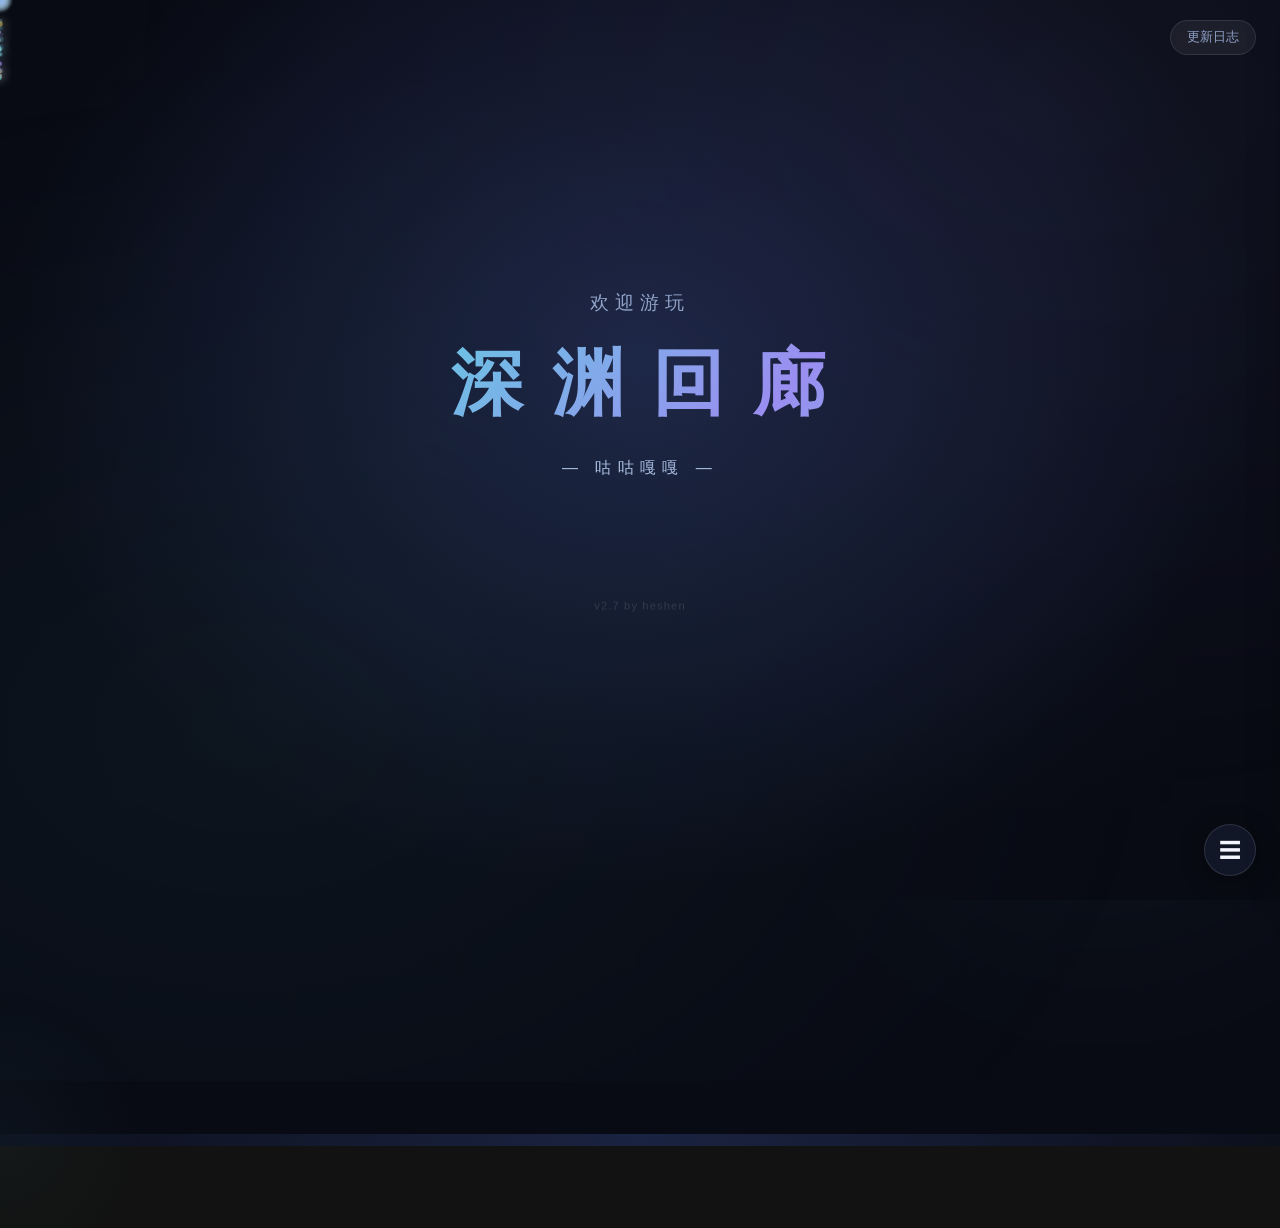
<file: index.html>
<!DOCTYPE html>
<html>
  <head>
    <meta charset="UTF-8" />
    <meta http-equiv="refresh" content="0; url=主界面.html" />
    <title>深渊回廊</title>
  </head>
  <body>
    <p>正在跳转至游戏...</p>
    <a href="主界面.html">如果未自动跳转，请点击此处</a>
  </body>
</html>
</file>
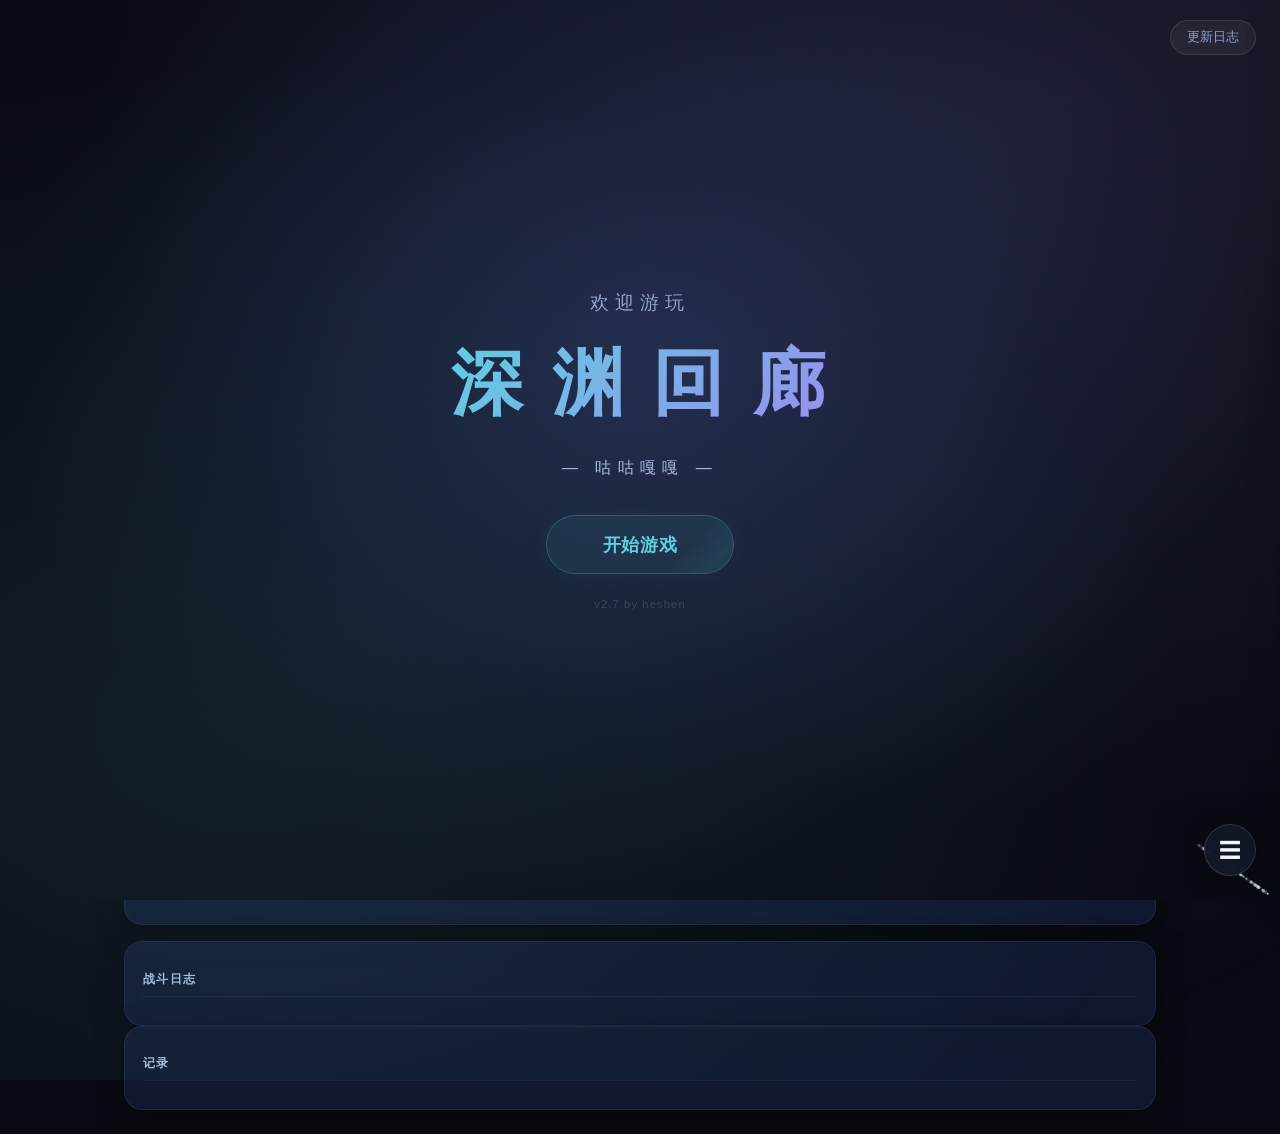
<file: 主界面.html>
<!DOCTYPE html>
<html lang="zh-CN">
  <head>
    <meta charset="UTF-8" />
    <!-- viewport-fit=cover：刘海屏/圆角屏铺满；user-scalable=no：防止双指误缩放打乱操作。
         注意：iOS Safari 从 10 开始就**忽略** user-scalable=no，那边的缩放靠
         CSS 的 touch-action + JS 的 gesture* 事件拦（见 试炼2D.js 的 installGestureGuard）。 -->
    <meta name="viewport" content="width=device-width, initial-scale=1.0, maximum-scale=1.0, user-scalable=no, viewport-fit=cover" />
    <!-- ===== iOS / iPadOS 专用 =====
         Safari 不提供元素全屏 API，而 orientation.lock 又要求先全屏，所以「进 2D 自动横屏」
         在 iPhone / iPad 上从根上做不到。唯一能拿到真全屏（无地址栏、横屏不被挤掉一截）
         的官方途径是「分享 → 添加到主屏幕」，下面几个 meta 就是给那条路准备的：
         从主屏幕图标启动后会以 web app 模式运行，没有地址栏与底部工具栏。
         正常在 Safari 里访问时这些 meta 不产生任何影响。 -->
    <meta name="apple-mobile-web-app-capable" content="yes" />
    <meta name="mobile-web-app-capable" content="yes" />
    <meta name="apple-mobile-web-app-status-bar-style" content="black-translucent" />
    <meta name="apple-mobile-web-app-title" content="深渊回廊" />
    <!-- 防止 iOS 把界面里的数字长按识别成电话号码（会弹拨号菜单打断操作） -->
    <meta name="format-detection" content="telephone=no" />
    <link rel="manifest" href="manifest.webmanifest" />
    <title>深渊回廊</title>
    <link rel="stylesheet" href="主样式.css?v=202610040" />
    <!-- defer：音频引擎是 43 KB，不阻塞首屏渲染；defer 脚本按文档顺序执行，
         它在 <head> 里最靠前，所以仍会先于 主程序.js 跑完 —— 时序与原来一致。 -->
    <script src="AbyssAudio.js?v=202609320" defer></script>
  </head>
  <body>
    <!-- ===== 全局特效层 ===== -->
    <div class="nebula-layer">
      <div class="nebula"></div>
      <div class="nebula"></div>
      <div class="nebula"></div>
      <div class="nebula"></div>
    </div>
    <div class="stars-layer" id="starsLayer"></div>
    <div class="particle-container" id="particleContainer"></div>
    <!-- ===== 开始界面 ===== -->
    <div id="startScreen" class="start-screen">
      <button id="startChangelogBtn" class="start-changelog-btn">更新日志</button>
      <div class="start-content">
        <div class="start-logo">
          <span class="start-welcome">欢迎游玩</span>
          <span class="start-title">深 渊 回 廊</span>
        </div>
        <div class="start-subtitle">— 咕咕嘎嘎 —</div>
        <button id="startGameBtn" class="start-button">开始游戏</button>
        <div class="start-version">v2.7 by heshen</div>                     <!--更新记得版本号！！！-->
      </div>
      <canvas id="startFxCanvas" class="start-fx-canvas" aria-hidden="true"></canvas>
      <div class="start-cursor-glow" id="startCursorGlow" aria-hidden="true"></div>
    </div>
    <!-- ===== 侧边栏 ===== -->
    <div class="sidebar" id="sidebar">
      <div class="sidebar-header">
        <span class="sidebar-title">更多</span>
        <button class="sidebar-close" id="sidebarClose">✕</button>
      </div>
      <div class="sidebar-body">
        <button id="cheatButton" class="sidebar-cheat-btn">作弊</button>
        <button id="sidebarConditionButton" class="sidebar-cheat-btn" style="background: rgba(115, 240, 180, 0.12); color: var(--accent); border-color: rgba(115, 240, 180, 0.15);">通关条件</button>
                <button id="settingsButton" class="sidebar-cheat-btn" style="background: rgba(95, 208, 224, 0.12); color: var(--accent-cyan); border-color: rgba(95, 208, 224, 0.15);">设置</button>
        <button id="tutorialButton" class="sidebar-cheat-btn" style="background: rgba(255, 179, 71, 0.12); color: var(--accent-2); border-color: rgba(255, 179, 71, 0.15);">教程</button>
        <!-- 图鉴 / 存档管理 / 难度：原来只在顶栏有入口，而顶栏被 2D 画布整个盖住 ——
             2.7 合并后玩家的实际主画面就是 2D，于是这三项等于够不着（第 8 / 11 条）。
             放进侧边栏即"两个界面共用同一套入口"：2D 画面经 HUD「更多」按钮打开这个侧边栏，
             文字界面则用原来那条路径，两边看到的是同一批按钮、同一套样式。 -->
        <button id="sidebarEncyclopediaButton" class="sidebar-cheat-btn" style="background: rgba(95, 208, 224, 0.12); color: var(--accent-cyan); border-color: rgba(95, 208, 224, 0.15);">图鉴</button>
        <button id="sidebarSaveButton" class="sidebar-cheat-btn" style="background: rgba(255, 207, 107, 0.12); color: var(--accent-2); border-color: rgba(255, 207, 107, 0.2);">存档管理</button>
        <label class="sidebar-cheat-btn sidebar-diff-row" for="sidebarDifficultySelect">
          <span>难度</span>
          <select id="sidebarDifficultySelect" class="sidebar-diff-select">
            <option value="easy">简单</option>
            <option value="normal" selected>普通</option>
            <option value="hard">困难</option>
            <option value="hell">地狱</option>
            <option value="custom">自定义</option>
          </select>
        </label>
        <!-- 版本切换：跳转到 老版2.6/ 那份完整快照。两版存档互相独立（见 主程序.js 的 migrateFromLegacyNamespace） -->
        <button id="versionSwitchButton" class="sidebar-cheat-btn" title="切到 2.6 老版继续玩；两版进度各自独立、互不影响" style="background: rgba(154, 142, 240, 0.12); color: var(--accent-purple); border-color: rgba(154, 142, 240, 0.2);">切换老版（2.6）</button>
        <div class="sidebar-placeholder">
          <span>📦</span>
          <p>更多功能开发中...</p>
          <small>敬请期待</small>
        </div>
      </div>
    </div>

    <!-- ===== 侧边栏遮罩 ===== -->
    <div class="sidebar-overlay" id="sidebarOverlay"></div>

    <!-- ===== 侧边栏切换按钮（固定在角落） ===== -->
    <button class="sidebar-toggle" id="sidebarToggle">☰</button>
    <div class="app-shell">
      <header class="topbar">
        <div>
          <p class="eyebrow">by heshen v2.7</p>                             <!--更新记得版本号！！！-->
          <h1>深渊回廊</h1>
        </div>
        <div class="topbar-controls">
          <label for="difficultySelect">难度</label>
          <select id="difficultySelect">
            <option value="easy">简单</option>
            <option value="normal" selected>普通</option>
            <option value="hard">困难</option>
            <option value="hell">地狱</option>
            <option value="custom">自定义</option>
          </select>
          <button id="encyclopediaButton" class="ghost-button">图鉴</button>
          <!-- 教程按钮已移至侧边栏，此处不再重复放置 -->
          <!-- <button id="conditionButton" class="ghost-button">通关条件</button> -->
          <button id="modeToggle" class="ghost-button" style="border-color: var(--accent);">正常模式</button>
          <button id="saveButton" class="ghost-button">存档管理</button>
          <button id="restartButton" class="ghost-button">重新开始</button>
        </div>
      </header>
      <!-- ====== 自定义难度面板 ====== -->
      <div class="custom-difficulty-panel hidden" id="customDifficultyPanel">
          <!-- 折叠头部 -->
          <div class="custom-difficulty-header" id="customDifficultyHeader">
              <span>自定义难度设置</span>
              <button class="collapse-toggle" id="customDifficultyToggle">关闭</button>
          </div>
          <!-- 折叠主体 -->
          <div class="custom-difficulty-body" id="customDifficultyBody">
              <div class="custom-difficulty-toolbar">
                  <div class="custom-difficulty-toggle-row">
                      <span>启用自定义规则</span>
                      <label class="toggle-switch custom-toggle-switch">
                          <input type="checkbox" id="customDifficultyEnabled" checked>
                          <span class="toggle-slider"></span>
                      </label>
                  </div>
                  <button class="action-button secondary" id="resetCustomDifficultyBtn" type="button">全部恢复默认</button>
              </div>
              <div class="custom-difficulty-grid">
                  <!-- 敌人生命倍率 -->
                  <div class="custom-diff-item">
                      <label>敌人生命倍率</label>
                      <div class="input-row">
                          <input type="number" id="customEnemyHp" min="0" step="0.1">
                          <span id="customEnemyHpValue">1.00x</span>
                      </div>
                  </div>
                  <!-- 敌人攻击倍率 -->
                  <div class="custom-diff-item">
                      <label>敌人攻击倍率</label>
                      <div class="input-row">
                          <input type="number" id="customEnemyAtk" min="0" step="0.1">
                          <span id="customEnemyAtkValue">1.00x</span>
                      </div>
                  </div>
                  <!-- 金币获取 -->
                  <div class="custom-diff-item">
                      <label>金币获取</label>
                      <div class="input-row">
                          <input type="number" id="customGoldReward" min="0" step="0.1">
                          <span id="customGoldRewardValue">1.00x</span>
                      </div>
                  </div>
                  <!-- 商店价格 -->
                  <div class="custom-diff-item">
                      <label>商店价格</label>
                      <div class="input-row">
                          <input type="number" id="customShopCost" step="1">
                          <span id="customShopCostValue">+0</span>
                      </div>
                  </div>
                  <!-- 休息恢复 -->
                  <div class="custom-diff-item">
                      <label>休息恢复</label>
                      <div class="input-row">
                          <input type="number" id="customRestBonus" step="1">
                          <span id="customRestBonusValue">+0</span>
                      </div>
                  </div>
                  <!-- 敌人属性强度（10层后） -->
                  <div class="custom-diff-item">
                      <label>敌人属性强度（10层后）</label>
                      <div class="input-row">
                          <input type="number" id="customEnemyExtra" min="0" step="0.1">
                          <span id="customEnemyExtraValue">1.00x</span>
                      </div>
                  </div>
                  <!-- 环境强度 -->
                  <div class="custom-diff-item">
                      <label>环境强度</label>
                      <div class="input-row">
                          <input type="number" id="customEnvironmentScale" min="0" step="0.1">
                          <span id="customEnvironmentScaleValue">1.00x</span>
                      </div>
                  </div>
                  <!-- 固定环境 -->
                  <div class="custom-diff-item">
                      <label>固定环境</label>
                      <div class="input-row">
                          <select id="customEnvironmentPreset" style="width: 100%;">
                              <option value="random">随机</option>
                          </select>
                          <span id="customEnvironmentPresetValue">随机</span>
                      </div>
                  </div>
                  <!-- 试炼回合上限 -->
                  <div class="custom-diff-item">
                      <label>试炼回合上限</label>
                      <div class="input-row">
                          <input type="number" id="customTrialRounds" min="1" step="1">
                          <span id="customTrialRoundsValue">随难度</span>
                      </div>
                  </div>
                  <!-- 奖励选项数 -->
                  <div class="custom-diff-item">
                      <label>奖励选项数</label>
                      <div class="input-row">
                          <input type="number" id="customRewardCount" min="2" max="5" step="1">
                          <span id="customRewardCountValue">3 选 1</span>
                      </div>
                  </div>
                  <!-- 每层房间数 -->
                  <div class="custom-diff-item">
                      <label>每层房间数</label>
                      <div class="input-row">
                          <input type="number" id="customRoomCount" min="1" max="12" step="1">
                          <span id="customRoomCountValue">默认</span>
                      </div>
                  </div>
                  <!-- 楼层上限 -->
                  <div class="custom-diff-item">
                      <label>楼层上限</label>
                      <div class="input-row">
                          <input type="number" id="customFloorCap" min="0" max="200" step="1">
                          <span id="customFloorCapValue">无上限</span>
                      </div>
                  </div>
              </div>

              <div id="customAdvancedSettings" class="custom-advanced-settings">
                  <div class="custom-rule-section">
                      <div class="custom-rule-header">
                          <span>自定义规则</span>
                      </div>
                      <div class="custom-rule-grid">
                          <div class="custom-rule-item">
                              <div class="custom-rule-text">
                                  <label>玻璃大炮</label>
                                  <small>双方血量大幅降低，伤害与爆发显著提升。</small>
                              </div>
                              <label class="toggle-switch custom-toggle-switch">
                                  <input type="checkbox" id="customGlassCannon">
                                  <span class="toggle-slider"></span>
                              </label>
                          </div>
                          <div class="custom-rule-item">
                              <div class="custom-rule-text">
                                  <label>一击必杀</label>
                                  <small>双方近乎无限伤害，先手方几乎必胜。</small>
                              </div>
                              <label class="toggle-switch custom-toggle-switch">
                                  <input type="checkbox" id="customOneHitKill">
                                  <span class="toggle-slider"></span>
                              </label>
                          </div>
                          <div class="custom-rule-item">
                              <div class="custom-rule-text">
                                  <label>递增压迫</label>
                                  <small>每层都略微放大双方伤害，拖到后期会互秒。</small>
                              </div>
                              <label class="toggle-switch custom-toggle-switch">
                                  <input type="checkbox" id="customEscalatingPressure">
                                  <span class="toggle-slider"></span>
                              </label>
                          </div>
                      </div>
                  </div>

                  <div class="custom-rule-section">
                      <div class="custom-rule-header">
                          <span>敌人强化</span>
                      </div>
                      <div class="custom-advanced-grid">
                          <div class="custom-diff-item">
                              <label>荆棘注入</label>
                              <div class="input-row">
                                  <input type="number" id="customEnemyThornInject" min="0" max="20" step="1">
                                  <span id="customEnemyThornInjectValue">0</span>
                              </div>
                          </div>
                          <div class="custom-diff-item">
                              <label>减伤注入</label>
                              <div class="input-row">
                                  <input type="number" id="customEnemyArmorInject" min="0" max="99" step="1">
                                  <span id="customEnemyArmorInjectValue">0%</span>
                              </div>
                          </div>
                          <div class="custom-diff-item">
                              <label>闪避注入</label>
                              <div class="input-row">
                                  <input type="number" id="customEnemyDodgeInject" min="0" max="50" step="1">
                                  <span id="customEnemyDodgeInjectValue">0%</span>
                              </div>
                          </div>
                          <div class="custom-diff-item">
                              <label>吸血注入</label>
                              <div class="input-row">
                                  <input type="number" id="customEnemyVampireInject" min="0" max="20" step="1">
                                  <span id="customEnemyVampireInjectValue">0</span>
                              </div>
                          </div>
                          <div class="custom-diff-item">
                              <label>连击注入</label>
                              <div class="input-row">
                                  <input type="number" id="customEnemyComboInject" min="0" max="40" step="1">
                                  <span id="customEnemyComboInjectValue">0%</span>
                              </div>
                          </div>
                          <div class="custom-diff-item">
                              <label>暴击注入</label>
                              <div class="input-row">
                                  <input type="number" id="customEnemyCritInject" min="0" max="40" step="1">
                                  <span id="customEnemyCritInjectValue">0%</span>
                              </div>
                          </div>
                      </div>
                  </div>

                  <div class="custom-rule-section">
                      <div class="custom-rule-header">
                          <span>怪物与成长</span>
                      </div>
                      <div class="custom-advanced-grid">
                          <div class="custom-diff-item">
                              <label>咕咕嘎嘎概率</label>
                              <div class="input-row">
                                  <input type="number" id="customGugugagaChance" min="0" max="100" step="1">
                                  <span id="customGugugagaChanceValue">0%</span>
                              </div>
                          </div>
                          <div class="custom-diff-item">
                              <label>死尸概率</label>
                              <div class="input-row">
                                  <input type="number" id="customDeadBodyChance" min="0" max="100" step="1">
                                  <span id="customDeadBodyChanceValue">0%</span>
                              </div>
                          </div>
                          <div class="custom-diff-item">
                              <label>精英化概率</label>
                              <div class="input-row">
                                  <input type="number" id="customEliteChance" min="0" max="100" step="1">
                                  <span id="customEliteChanceValue">0%</span>
                              </div>
                          </div>
                          <div class="custom-diff-item">
                              <label>敌人成长曲线</label>
                              <div class="input-row">
                                  <input type="number" id="customEnemyGrowthCurve" min="0.5" max="3" step="0.1">
                                  <span id="customEnemyGrowthCurveValue">1.00x</span>
                              </div>
                          </div>
                      </div>
                  </div>

                  <div class="custom-rule-section">
                      <div class="custom-rule-header">
                          <span>诅咒与掉落</span>
                      </div>
                      <div class="custom-advanced-grid">
                          <div class="custom-diff-item">
                              <label>诅咒层级</label>
                              <div class="input-row">
                                  <input type="number" id="customCurseLevel" min="0" max="5" step="1">
                                  <span id="customCurseLevelValue">0 级</span>
                              </div>
                          </div>
                          <div class="custom-diff-item">
                              <label>普通权重</label>
                              <div class="input-row">
                                  <input type="number" id="customCommonWeight" min="1" max="30" step="1">
                                  <span id="customCommonWeightValue">10</span>
                              </div>
                          </div>
                          <div class="custom-diff-item">
                              <label>稀有权重</label>
                              <div class="input-row">
                                  <input type="number" id="customRareWeight" min="1" max="30" step="1">
                                  <span id="customRareWeightValue">5</span>
                              </div>
                          </div>
                          <div class="custom-diff-item">
                              <label>传说权重</label>
                              <div class="input-row">
                                  <input type="number" id="customLegendaryWeight" min="1" max="30" step="1">
                                  <span id="customLegendaryWeightValue">1</span>
                              </div>
                          </div>
                      </div>
                      <div class="custom-textarea-wrap" style="margin-top: 12px;">
                          <label for="customRelicBlacklist" style="display:block; margin-bottom:8px; color: var(--text-soft);">遗物黑名单</label>
                          <textarea id="customRelicBlacklist" rows="3" placeholder="输入遗物名，用逗号分隔，如：幸运硬币, 战斗怒火"></textarea>
                      </div>
                  </div>
              </div>
          </div>
      </div>

      <section class="hud-grid">
        <div class="panel">
          <h2>角色</h2>
          <div class="stat-list">
            <div><span>姓名</span><strong id="playerName">冒险者</strong></div>
            <div><span>生命</span><strong id="playerHp">0 / 0</strong></div>
            <div><span>攻击</span><strong id="playerAttack">0</strong></div>
            <div><span>护盾</span><strong id="playerShield">0</strong></div>
            <div><span>金币</span><strong id="playerGold">0</strong></div>
            <div><span>经验</span><strong id="playerXp">0</strong></div>
            <div><span>治疗药水</span><strong id="playerPotions">0</strong></div>
            <div><span>暴击率</span><strong id="playerLucky">0%</strong></div>
            <div><span>暴击伤害</span><strong id="playerCritDamage">150%</strong></div>
            <div><span>荆棘</span><strong id="playerThorn">0</strong></div>
            <div><span>吸血</span><strong id="playerVampire">0</strong></div>
            <div><span>闪避</span><strong id="playerDodge">0%</strong></div>
            <div><span>连击</span><strong id="playerCombo">0%</strong></div>
            <div><span>斩杀</span><strong id="playerExecute">0%</strong></div>
          </div>
        </div>

        <div class="right-col">
          <!-- 层级进度 -->
          <div class="panel floor-panel">
            <h2>层级进度</h2>
            <div class="floor-header">
              <div id="floorLabel" class="big-label"></div>
              <div id="floorEnvironment" class="environment-display"></div>
            </div>
            <div id="roomProgress" class="progress-line"></div>
            <div id="roomList" class="room-list"></div>
          </div>

          <!-- 状态面板 -->
          <div class="panel status-panel">
            <div class="status-item">
              <span class="status-label">英雄技能</span>
              <span class="status-value"><span class="skill-name" id="heroSkillStatus">无</span></span>
            </div>
            <div class="status-item">
              <span class="status-label">生命护盾</span>
              <span class="status-value"><span id="lifeShieldStatus">❌ 未拥有</span></span>
            </div>
            <div class="status-item">
              <span class="status-label">双倍金币</span>
              <span class="status-value"><span id="doubleGoldStatus">❌ 未拥有</span></span>
            </div>
            <div class="status-item">
              <span class="status-label">古神眷顾</span>
              <span class="status-value"><span id="ancientBlessStatus">❌ 未拥有</span></span>
            </div>
          </div>
        </div>
      </section>

      <section class="panel relic-panel">
        <h2>遗物</h2>
        <div id="relicList" class="relic-list">暂无遗物</div>
      </section>

      <section class="panel bonus-panel">
        <h2>本局增益</h2>
        <div id="bonusList" class="relic-list">暂无增益</div>
      </section>

      <section class="panel main-panel">
        <h2>事件</h2>
        <div id="trialInfo" style="display:none;" class="trial-info"></div>
        <div id="eventTitle" class="event-title"></div>
        <div id="eventText" class="event-text"></div>
        <div id="actionArea" class="action-area"></div>
      </section>

      <section class="panel log-panel">
        <h2>战斗日志</h2>
        <ul id="logList" class="log-list"></ul>
      </section>

      <section class="panel stats-panel">
        <h2>记录</h2>
        <div id="difficultyStats" class="stat-list"></div>
      </section>
    </div>

    <!-- ===== 存档管理模态框 ===== -->
    <div id="saveManagerModal" class="modal hidden">
      <div class="modal-backdrop" data-action="close-save-manager"></div>
      <div class="modal-content" style="max-width: 600px;">
        <div class="modal-header">
          <h3>存档管理</h3>
          <button class="modal-close" data-action="close-save-manager">×</button>
        </div>
        <div id="saveManagerList" class="save-manager-list"></div>
        <div style="display:flex; justify-content:space-between; align-items:center; margin-top:16px;">
          <span id="saveManagerActive" style="color:var(--muted);font-size:0.85rem;">当前使用：无</span>
          <button class="action-button secondary" data-action="close-save-manager">关闭</button>
        </div>
        <!-- 外部存档同步区域 -->
        <div style="margin-top: 16px; padding-top: 14px; border-top: 1px solid rgba(255,255,255,0.08);">
          <div style="display:flex; justify-content:space-between; align-items:center; flex-wrap:wrap; gap:8px;">
            <span style="color:var(--muted);font-size:0.85rem;">外部存档同步</span>
            <div style="display:flex; gap:6px; flex-wrap:wrap;">
              <button id="bindFolderBtn" class="action-button secondary" style="padding:4px 14px; font-size:0.75rem;">绑定文件夹</button>
              <button id="exportToFolderBtn" class="action-button" style="padding:4px 14px; font-size:0.75rem;">导出到文件夹</button>
              <button id="downloadArchiveBtn" class="action-button" style="padding:4px 14px; font-size:0.75rem; background: rgba(95,208,224,0.15); color: var(--accent-cyan); border-color: rgba(95,208,224,0.2);">导出存档</button>
              <button id="legacyImportBtn" class="action-button" style="padding:4px 14px; font-size:0.75rem; background: rgba(255,207,107,0.15); color: var(--accent-2); border-color: rgba(255,207,107,0.2);">导入存档</button>
              <input id="legacyFileInput" type="file" accept=".json,.txt" style="display:none;">
            </div>
          </div>
          <div style="display:flex; align-items:center; gap:10px; margin-top:4px; flex-wrap:wrap;">
            <span style="color:var(--muted);font-size:0.7rem;">导出格式：</span>
            <label style="display:flex; align-items:center; gap:4px; font-size:0.7rem; color:var(--text-secondary); cursor:pointer;">
              <input type="radio" name="exportFormat" value="json" checked> .json
            </label>
            <label style="display:flex; align-items:center; gap:4px; font-size:0.7rem; color:var(--text-secondary); cursor:pointer;">
              <input type="radio" name="exportFormat" value="txt"> .txt
            </label>
          </div>
          <div id="externalSaveInfo" style="font-size:0.75rem; color:var(--muted); margin:6px 0 8px;">未绑定</div>
          <div id="externalSaveList" style="display:flex; flex-direction:column; gap:4px; max-height:120px; overflow-y:auto;"></div>
        </div>
      </div>
    </div>

    <div id="conditionsModal" class="modal hidden">
      <div class="modal-backdrop" data-action="close-conditions"></div>
      <div class="modal-content">
        <div class="modal-header">
          <h3>通关条件</h3>
          <button class="modal-close" data-action="close-conditions">×</button>
        </div>
        <div id="conditionsList" class="conditions-list"></div>
        <button class="action-button secondary" data-action="close-conditions">关闭</button>
      </div>
    </div>

    <div id="encyclopediaModal" class="modal hidden">
      <div class="modal-backdrop" data-action="close-encyclopedia"></div>
      <div class="modal-content">
        <div class="modal-header">
          <h3>图鉴</h3>
          <button class="modal-close" data-action="close-encyclopedia">×</button>
        </div>
        <div id="encyclopediaCategories" class="encyclopedia-categories"></div>
        <div id="encyclopediaList" class="conditions-list"></div>
        <button id="encyclopediaBackButton" class="action-button secondary" style="display:none;">返回</button>
        <button class="action-button secondary" data-action="close-encyclopedia">关闭</button>
      </div>
    </div>

    <div id="changelogModal" class="modal hidden">
      <div class="modal-backdrop" data-action="close-changelog"></div>
      <div class="modal-content">
        <div class="modal-header">
          <h3>更新日志</h3>
          <button class="modal-close" data-action="close-changelog">×</button>
        </div>
        <div id="changelogList" class="changelog-list"></div>
        <button class="action-button secondary" data-action="close-changelog">关闭</button>
      </div>
    </div>
    <!-- ===== 作弊面板 ===== -->
    <div id="cheatModal" class="modal hidden">
      <div class="modal-backdrop" data-action="close-cheat"></div>
      <div class="modal-content" style="max-width: 560px;">
        <div class="modal-header">
          <h3 class="cheat-title">作弊面板</h3>
          <button class="modal-close" data-action="close-cheat">×</button>
        </div>
        
        <!-- 密码验证层 -->
        <div id="cheatPasswordLayer">
          <p class="cheat-password-hint">请输入作弊密码以继续</p>
          <div class="cheat-password-row">
            <input id="cheatPasswordInput" class="cheat-password-input" type="password" placeholder="输入密码...">
            <button id="cheatPasswordToggle" class="cheat-password-toggle">👁</button>
          </div>
          <button id="cheatPasswordConfirm" class="cheat-password-confirm" style="width:100%; background: linear-gradient(135deg, #2f6f53, #58b57c); box-shadow: 0 4px 20px rgba(47, 111, 83, 0.3);">确认</button>
          <p id="cheatPasswordError" class="cheat-password-error">❌ 密码错误，请重试</p>
        </div>
        
        <!-- 作弊功能层（默认隐藏） -->
        <div id="cheatContentLayer" style="display: none;">
          <!-- 数值修改 -->
          <div class="cheat-section">
            <h4 class="cheat-section-title">修改数值</h4>
            <div class="cheat-stats-grid">
              <div class="cheat-stat-item">
                <label>生命</label>
                <input id="cheatHp" type="number">
              </div>
              <div class="cheat-stat-item">
                <label>最大生命</label>
                <input id="cheatMaxHp" type="number">
              </div>
              <div class="cheat-stat-item">
                <label>攻击</label>
                <input id="cheatAttack" type="number">
              </div>
              <div class="cheat-stat-item">
                <label>护盾</label>
                <input id="cheatShield" type="number">
              </div>
              <div class="cheat-stat-item">
                <label>金币</label>
                <input id="cheatGold" type="number">
              </div>
              <div class="cheat-stat-item">
                <label>治疗药水</label>
                <input id="cheatPotions" type="number">
              </div>
              <div class="cheat-stat-item">
                <label>力量药水</label>
                <input id="cheatStrengthPotions" type="number">
              </div>
              <div class="cheat-stat-item">
                <label>经验</label>
                <input id="cheatXp" type="number" min="0">
              </div>
              <div class="cheat-stat-item">
                <label>暴击率 (%)</label>
                <input id="cheatLucky" type="number" min="0" max="100">
              </div>
              <div class="cheat-stat-item">
                <label>暴击伤害 (%)</label>
                <input id="cheatCritDamage" type="number" min="100">
              </div>
              <div class="cheat-stat-item">
                <label>荆棘</label>
                <input id="cheatThorn" type="number" min="0">
              </div>
              <div class="cheat-stat-item">
                <label>吸血</label>
                <input id="cheatVampire" type="number" min="0">
              </div>
              <div class="cheat-stat-item">
                <label>闪避 (%)</label>
                <input id="cheatDodge" type="number" min="0" max="50">
              </div>
              <div class="cheat-stat-item">
                <label>连击 (%)</label>
                <input id="cheatCombo" type="number" min="0" max="40">
              </div>
              <div class="cheat-stat-item">
                <label>斩杀 (%)</label>
                <input id="cheatExecute" type="number" min="0" max="40">
              </div>
              <div class="cheat-stat-item" style="display:flex;align-items:flex-end;">
                <button id="cheatApplyStats" class="cheat-apply-btn">应用数值</button>
              </div>
            </div>
          </div>
          
          <!-- 获取遗物 -->
          <div class="cheat-section">
            <h4 class="cheat-section-title">获取遗物</h4>
            <select id="cheatRelicSelect" class="cheat-select"></select>
            <button id="cheatAddRelic" class="cheat-add-btn relic">+ 添加遗物</button>
          </div>
          
          <!-- 获取增益 -->
          <div class="cheat-section">
            <h4 class="cheat-section-title">获取增益</h4>
            <select id="cheatBonusSelect" class="cheat-select"></select>
            <button id="cheatAddBonus" class="cheat-add-btn bonus">+ 添加增益</button>
          </div>

          <!-- 实时战斗（P4：替代原「试炼修改 / 永久解锁修改」两块） -->
          <div class="cheat-section">
            <h4 class="cheat-section-title">实时战斗</h4>
            <div class="cheat-stats-grid">
              <div class="cheat-stat-item"><label>生命</label><input id="cheatRtHp" type="number" min="0"></div>
              <div class="cheat-stat-item"><label>生命上限</label><input id="cheatRtMaxHp" type="number" min="1"></div>
              <div class="cheat-stat-item"><label>护盾</label><input id="cheatRtShield" type="number" min="0"></div>
              <div class="cheat-stat-item"><label>攻击</label><input id="cheatRtAttack" type="number" min="1"></div>
              <div class="cheat-stat-item cheat-grid-wide">
                <label>添加遗物（英文 id 或中文名，多个用逗号分隔）</label>
                <input id="cheatRtRelicInput" type="text" placeholder="例如：immortalTotem,猎杀标记">
              </div>
              <div class="cheat-stat-item cheat-grid-wide">
                <label>添加诅咒（多个用逗号分隔）</label>
                <input id="cheatRtCurseInput" type="text" placeholder="例如：脆弱,生命流失">
              </div>
              <div class="cheat-stat-item"><label>跳层</label><input id="cheatRtFloor" type="number" min="1" max="999"></div>
              <div class="cheat-stat-item"><label>跳房（序号从 0 起）</label><input id="cheatRtRoom" type="number" min="0"></div>
              <div class="cheat-stat-item cheat-inline-row">
                <label class="cheat-check">
                  <input id="cheatRtGod" type="checkbox"> 无敌
                </label>
                <button id="cheatRtApply" class="cheat-apply-btn">应用</button>
                <button id="cheatRtClearCurses" class="cheat-apply-btn danger">清除所有诅咒</button>
              </div>
            </div>
          </div>
          <!-- 关闭按钮 -->
          <button class="action-button secondary" data-action="close-cheat" style="width:100%; padding:12px; margin-top:4px;">关闭</button>
        </div>
      </div>     
    </div>
    <!-- ===== 设置界面 ===== -->
    <div id="settingsModal" class="modal hidden">
      <div class="modal-backdrop" data-action="close-settings"></div>
      <div class="modal-content" style="max-width: 440px;">
        <div class="modal-header">
          <h3>设置</h3>
          <button class="modal-close" data-action="close-settings">×</button>
        </div>
        <div id="settingsList" class="settings-list">
          <!-- 由 JS 渲染 -->
        </div>
        <button class="action-button secondary" data-action="close-settings" style="width:100%; margin-top:12px;">关闭</button>
      </div>
    </div>
    <!-- ===== 属性详情弹窗 ===== -->
    <div id="attributeDetailModal" class="modal hidden">
      <div class="modal-backdrop" onclick="closeAttributeDetail()"></div>
      <div class="modal-content" style="max-width: 400px;">
        <div class="modal-header">
          <h3 id="attributeDetailTitle">属性详情</h3>
          <button class="modal-close" onclick="closeAttributeDetail()">×</button>
        </div>
        <div id="attributeDetailContent" style="line-height: 1.8; color: var(--muted);">
          加载中...
        </div>
        <button class="action-button secondary" onclick="closeAttributeDetail()" style="margin-top: 16px; width: 100%;">关闭</button>
      </div>
    </div>
    <!-- ===== 2D 引擎四件套已改为「按需加载」（见 </body> 前的加载器）=====
         原来这里顺序加载 phaser / 角色形象 / 战斗2D / 经典2D，共 1467 KB，
         而「开始界面 + 选英雄 + 选增益」这三步全由 主程序.js 自己渲染（它里面
         Phaser 出现 0 次），根本用不到这四件套。
         改到按需加载后，首屏只剩下面这一个脚本，体积从 2587 KB 降到 417 KB。

         defer：不阻塞 HTML 解析，星空开始界面立刻出现。
         它的启动逻辑本来就挂在 DOMContentLoaded（主程序.js 行 9987 / 12519），
         而 defer 脚本在 DOMContentLoaded 之前执行完，时序天然兼容。 -->
    <script src="主程序.js?v=202610230" defer></script>
    <!-- 试炼文字界面已随试炼关停整体移除（P5 · 规划 §7）。
         2D 画布层不在这里 —— 它已经搬到 </body> 之前，现在它就是主画面。 -->

  <!-- ===== 试炼商店模态框 ===== -->
  <!-- ===== 深渊回响：试炼产出结算横幅 ===== -->
  <!-- ===== 移动端横屏提示 =====
       浏览器没有强制旋转屏幕的能力：只有「全屏 + Screen Orientation API」这一条路，
       而且 iOS Safari 完全不支持、手机开了方向锁定也会失败。
       所以自动横屏失败时退化成这条提示 —— 而不是把玩家挡在外面（竖屏布局是适配过的）。 -->
  <div id="trial2DRotateHint" class="trial2d-rotate-hint hidden">
    <span class="trial2d-rotate-icon">📱↻</span>
    <span class="trial2d-rotate-text">横屏视野更开阔，建议旋转手机</span>
    <button type="button" id="trial2DRotateClose" class="trial2d-rotate-close">知道了</button>
  </div>

  <!-- ===== 2D 试炼布局自定义工具条 =====
       在画布内拖动负责「位置」，这里负责「缩放 / 透明度 / 显隐 / 重置 / 导入导出」。
       分开的原因：滑杆这类控件放在 DOM 上既好点又好调，画布内只需要画外框。 -->
  <div id="trial2dLayoutBar" class="trial2d-layout-bar hidden">
    <div class="t2d-lb-row">
      <span class="t2d-lb-title">布局自定义</span>
      <span id="trial2dLbName" class="t2d-lb-name">点选面板或按钮</span>
      <label class="t2d-lb-field">缩放
        <input type="range" id="trial2dLbScale" min="20" max="250" step="5" value="100" disabled>
        <span id="trial2dLbScaleVal" class="t2d-lb-val">100%</span>
      </label>
      <label class="t2d-lb-field">透明
        <input type="range" id="trial2dLbAlpha" min="10" max="100" step="5" value="100" disabled>
        <span id="trial2dLbAlphaVal" class="t2d-lb-val">100%</span>
      </label>
      <label class="t2d-lb-check"><input type="checkbox" id="trial2dLbVisible" checked disabled> 显示</label>
      <label class="t2d-lb-check"><input type="checkbox" id="trial2dLbSnap" checked> 吸附</label>
      <button type="button" id="trial2dLbResetItem" class="t2d-lb-btn">重置此项</button>
      <button type="button" id="trial2dLbDone" class="t2d-lb-btn primary">完成</button>
    </div>
    <div class="t2d-lb-row">
      <div id="trial2dLbList" class="t2d-lb-list"></div>
      <button type="button" id="trial2dLbResetAll" class="t2d-lb-btn danger">全部重置</button>
      <button type="button" id="trial2dLbExport" class="t2d-lb-btn">导出</button>
      <button type="button" id="trial2dLbImport" class="t2d-lb-btn">导入</button>
      <span id="trial2dLbToast" class="t2d-lb-toast"></span>
    </div>
  </div>

  <!-- ===== 布局导入导出面板 =====
       刻意不用 window.prompt：系统对话框会把页面顶出全屏，而 2D 试炼的横屏锁定
       是绑在全屏上的 —— 一弹 prompt，屏幕就转回竖屏，而且再也回不来（方向锁随
       全屏一起失效）。另外 prompt 里看不了带换行的长 JSON，手机上也很难长按选中复制。 -->
  <div id="trial2dIoPanel" class="trial2d-io-panel hidden">
    <div class="t2d-io-head">
      <span id="trial2dIoTitle">导出布局</span>
      <span id="trial2dIoHint" class="t2d-io-hint"></span>
    </div>
    <textarea id="trial2dIoText" class="t2d-io-text" spellcheck="false" autocomplete="off" autocapitalize="off"></textarea>
    <div class="t2d-io-btns">
      <button type="button" id="trial2dIoCopy" class="t2d-lb-btn primary">全选复制</button>
      <button type="button" id="trial2dIoPaste" class="t2d-lb-btn">读取剪贴板</button>
      <button type="button" id="trial2dIoOk" class="t2d-lb-btn primary">确定导入</button>
      <button type="button" id="trial2dIoClose" class="t2d-lb-btn">关闭</button>
    </div>
  </div>

  <!-- ===== 屏幕调试读数（只在 URL 带 ?dbg=1 时出现，正常游戏完全不加载）=====
       用途：手机上"相机到底怎么动的"没法猜，把这个打开就能读到真实数字。
       显示：视口/画布尺寸、DPR、安全线、跟随偏移、scrollX/Y、主角世界与屏幕坐标、
             平台高度列表、是否识别为触摸设备。 -->
  <script>
  (function () {
    if (!/[?&]dbg=1/.test(location.search)) return;
    var el = document.createElement('div');
    el.style.cssText = 'position:fixed;left:4px;top:4px;z-index:2147483647;background:rgba(0,0,0,.74);' +
      'color:#9fe8c0;font:11px/1.5 Consolas,monospace;padding:6px 9px;border-radius:6px;' +
      'pointer-events:none;white-space:pre;max-width:96vw';
    document.body.appendChild(el);
    setInterval(function () {
      var a = window.试炼2D || window.Trial2D;
      var g = a && a.getGame ? a.getGame() : null;
      var s = g && g.scene ? (g.scene.getScenes(true)[0] || (g.scene.scenes && g.scene.scenes[0])) : null;
      var L = ['视口CSS ' + innerWidth + '×' + innerHeight + '  DPR ' + devicePixelRatio +
               '  屏幕 ' + screen.width + '×' + screen.height];
      if (s && s.ready) {
        var cam = s.cameras.main, hh = (s.hero.displayHeight || 64) * 0.82;
        var hy = s.hero.y - cam.scrollY;
        L.push('画布 ' + s.scale.width + '×' + s.scale.height + '  触摸 ' + (s.isTouch ? 'Y' : 'N') +
               '  帧 ' + Math.round(g.loop.frame));
        L.push('安全线 ' + s.hudSafeTop() + '  HUD下沿 ' + Math.round(s._hudRowBottom || 0) +
               '  跟随偏移 ' + s._camFollowOffsetY);
        L.push('scrollY ' + Math.round(cam.scrollY) + '  scrollX ' + Math.round(cam.scrollX));
        L.push('主角 世界y ' + Math.round(s.hero.y) + '  屏幕y ' + Math.round(hy) +
               '  可视头顶 ' + Math.round(hy - hh));
        L.push('平台y ' + (s.platformPerches || []).map(function (p) { return Math.round(p.y); }).join(',') +
               '  地面y ' + Math.round(s.groundY));
      } else {
        L.push('2D 未启动');
      }
      el.textContent = L.join('\n');
    }, 250);
  })();
  </script>
    <!-- 2D 画布层（P5：从 #trialScreen 里搬出来 —— 试炼关停后它就是主画面，
       不再是"试炼界面的一部分"；也只有搬出来之后 #trialScreen 才能删） -->
<div id="trial2DStage" class="trial2d-stage hidden">
      <div class="trial2d-stage-head">
        <span class="trial2d-tag">深渊回廊 BY HESHEN</span>
        <span class="trial2d-hint" id="trial2DHint">A/D 移动 · 按住 空格/W 蓄力跳 · J 攻击（游侠/法师/贤者为远程）· S/↓ 防御 · R 狂怒 · K 闪避 · E 英雄技能 · L 药水</span>
      </div>
      <div class="trial2d-canvas-host" id="trial2DCanvasHost"></div>
      <!-- 启动中提示：自动重试期间显示（静默重试最长约 5 秒），避免玩家对着黑屏以为卡死 -->
      <div class="trial2d-boot hidden" id="trial2DBootHint">
        <div class="trial2d-boot-spinner"></div>
        <div class="trial2d-boot-title">正在启动 2D 实时战斗…</div>
        <div class="trial2d-boot-sub">正在尝试显卡加速，若首次失败会自动换一种方式再试</div>
      </div>
    </div>

  <!-- ===== 2D 降级提示（本机四种渲染方式都起不来时显示）=====
       它**必须放在 #trial2DStage 之外**：降级的第一步就是把画布舞台整个收起来
       （`经典2D.js` 的 showStage(false)），留在舞台里的面板会跟着一起消失 ——
       表现就是"提示一闪而过 / 根本看不见"。
       三条出路：
         · 重试 2D 模式 —— 换个渲染路径再试一次
         · 切换老版（2.6）—— 老版在弱设备上更稳（回合制 + 独立 2D 试炼）
         · 继续文字模式 —— 新版内核的回合制界面是完整的，可以照常玩下去
       ⚠️ 刻意**不做自动跳转**：两版存档命名空间不同（新版 abyss27_ / 老版 abyss_），
          自动跳过去只会让玩家看到另一份进度，还可能以为自己的进度丢了。 -->
  <div id="trial2DFallback" class="trial2d-fallback trial2d-fallback-standalone hidden">
    <div class="trial2d-fallback-icon">🎮</div>
    <div class="trial2d-fallback-title">本机无法启动 2D 实时战斗</div>
    <div class="trial2d-fallback-why" id="trial2DFallbackWhy"></div>
    <div class="trial2d-fallback-note">已退回文字模式 —— 进度、玩法与产出都不受影响，可以在这里照常玩下去。</div>
    <div class="trial2d-fallback-actions">
      <button type="button" class="trial2d-fallback-retry" id="trial2DFallbackRetry">重试 2D 模式</button>
      <button type="button" class="trial2d-fallback-retry trial2d-fallback-legacy" id="trial2DFallbackLegacy">切换老版（2.6）</button>
      <button type="button" class="trial2d-fallback-retry trial2d-fallback-ghost" id="trial2DFallbackDismiss">继续文字模式</button>
    </div>
    <div class="trial2d-fallback-tip">若反复失败：请在浏览器中开启「硬件加速」，或关闭省电模式后再试。<br />iPhone / iPad 上还可以试试「分享 → 添加到主屏幕」，再从主屏幕图标启动。</div>
  </div>

  <!-- ===== 2D 引擎按需加载时的等待提示（阶段3优化新增）=====
       刻意**不复用** #trial2DBootHint：那个元素在 #trial2DStage 内部，而 stage 带
       .hidden —— 在 经典2D.js 还没加载时它根本显示不出来，提示会看不见。
       这里复用 .trial2d-boot 的现成样式，只把定位从 absolute 改成 fixed。
       游戏原有的元素一个都没有改动。 -->
  <div class="trial2d-boot hidden" id="lazy2DBootHint" style="position:fixed; z-index:9999;">
    <div class="trial2d-boot-spinner"></div>
    <div class="trial2d-boot-title">正在启动 2D 实时战斗…</div>
    <div class="trial2d-boot-sub">首次进入需要下载 2D 战斗引擎（约 1.5 MB），下完就会缓存，之后再进不用等。</div>
  </div>

  <!-- ============================================================
       2D 引擎按需加载器（阶段3优化）
       ------------------------------------------------------------
       首屏只加载「文字界面」所需的 主程序.js + 主样式.css + AbyssAudio.js
       （合计 417 KB）。phaser / 角色形象 / 战斗2D / 经典2D 这四件套（1467 KB）
       推迟到玩家真正要玩时再下 —— 按 Netlify 实测的 30 KB/s 算，
       首屏从 22.5 秒降到约 4 秒。

       ⚠️ 必须**串行**加载，不能并行：
          战斗2D.js 顶层写着 `class BattleScene extends Phaser.Scene`，
          这是脚本**解析时**就求值的 —— phaser.min.js 没先执行完，
          战斗2D.js 会直接抛 ReferenceError。所以下面用 reduce 串成一条链。

       接口（供 主程序.js 调用）：
         __加载2D引擎()    → Promise；开始加载或复用进行中的加载
         __2D引擎已就绪()  → boolean
         __确保2D引擎(cb)  → 已就绪时**同步**回调（调用方行为与优化前一致）；
                             未就绪时显示等待提示，加载完再回调；
                             加载失败**也**回调 → 自动降级走文字界面，不会卡死。
       ============================================================ -->
  <script>
  (function () {
    'use strict';

    var FILES = [
      'vendor/phaser.min.js?v=20250907p',
      '角色形象.js?v=20250910r2',
      '战斗2D.js?v=202610210',
      '经典2D.js?v=202610221'
    ];

    var 加载中 = null;        // 进行中的 Promise（复用，避免重复下载）
    var 已就绪 = false;

    function 提示(show) {
      var el = document.getElementById('lazy2DBootHint');
      if (!el) return;
      el.classList.toggle('hidden', !show);
      var sp = el.querySelector('.trial2d-boot-spinner');
      if (sp) sp.style.animationPlayState = show ? 'running' : 'paused';
    }

    function 载入一个(src) {
      return new Promise(function (resolve) {
        var s = document.createElement('script');
        s.src = src;
        s.async = false;                 // 按插入顺序执行
        s.onload = function () { resolve(true); };
        s.onerror = function () {
          console.error('[2D加载器] 脚本下载失败：' + src);
          resolve(false);                // 不 reject：把控制权还给调用方去降级
        };
        document.head.appendChild(s);
      });
    }

    window.__加载2D引擎 = function () {
      if (加载中) return 加载中;
      加载中 = FILES.reduce(function (chain, src) {
        return chain.then(function (ok) {
          if (ok === false) return false;     // 前面已经挂了，后面不再硬试
          return 载入一个(src);
        });
      }, Promise.resolve(true)).then(function (ok) {
        已就绪 = (ok !== false) && !!window.经典2D;
        if (已就绪) {
          console.log('[2D加载器] 2D 引擎就绪。');
        } else {
          加载中 = null;                      // 允许以后重试
          console.warn('[2D加载器] 2D 引擎未就绪，本次改用文字界面（功能不受影响）。');
        }
        return 已就绪;
      });
      return 加载中;
    };

    window.__2D引擎已就绪 = function () { return 已就绪; };

    /**
     * 「我需要 2D 了」的统一入口。
     * 已就绪 → 同步回调，调用方的行为与优化前逐字节一致。
     * 未就绪 → 显示等待提示，下载完再回调；失败也回调（降级文字界面）。
     */
    window.__确保2D引擎 = function (cb) {
      if (typeof cb !== 'function') return;
      if (已就绪) { cb(); return; }

      提示(true);
      window.__加载2D引擎().then(function () {
        提示(false);
        try {
          cb();
        } catch (e) {
          console.error('[2D加载器] 回调执行出错：', e);
        }
      });
    };
  })();
  </script>
</body>
</html>
</file>
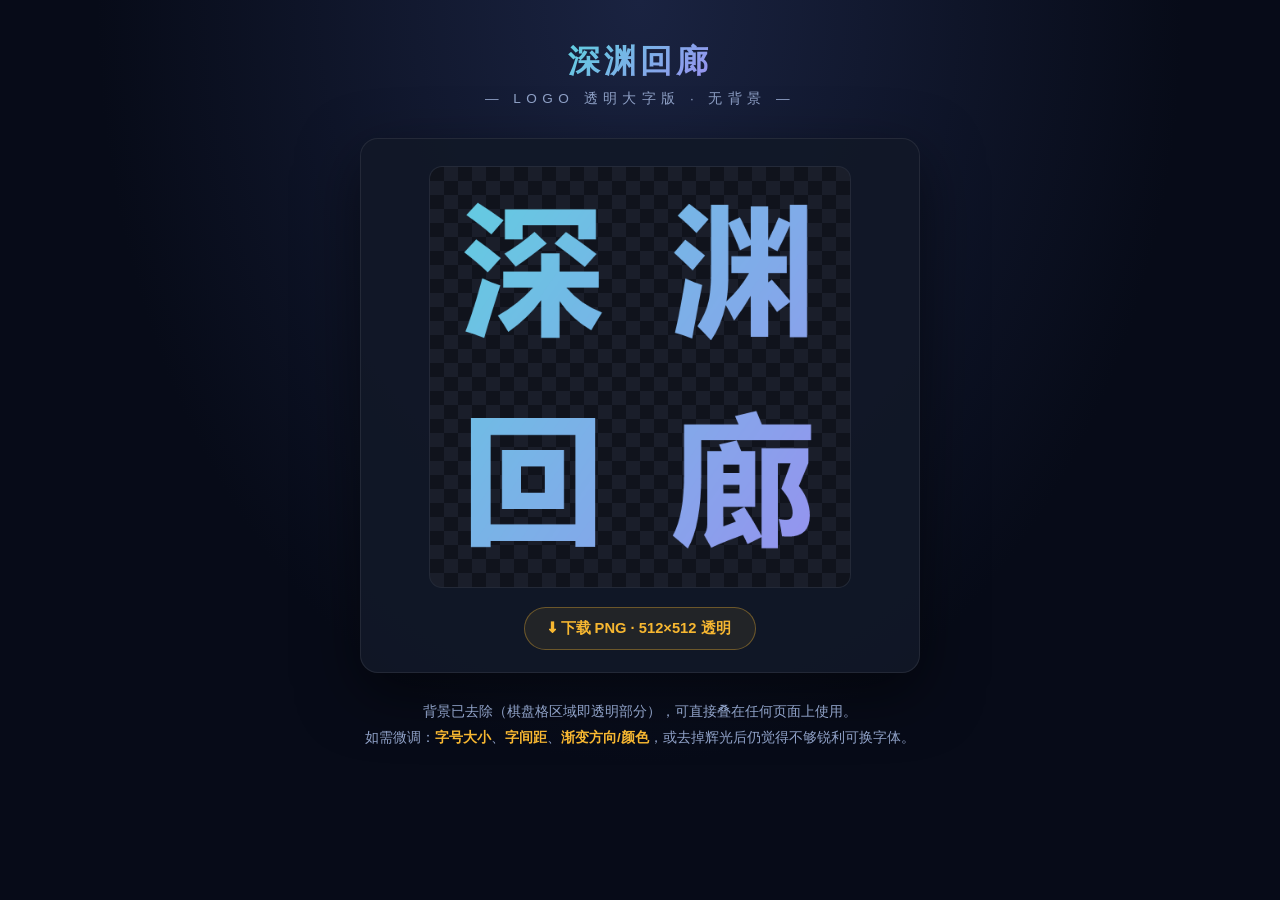
<file: logo/preview.html>
<!DOCTYPE html>
<html lang="zh-CN">
<head>
<meta charset="UTF-8">
<meta name="viewport" content="width=device-width, initial-scale=1.0">
<title>深渊回廊 · Logo 透明大字版</title>
<style>
  :root {
    --bg: #070b18;
    --panel: rgba(18, 24, 40, 0.92);
    --text: #f3f6ff;
    --muted: #90a2c8;
    --cyan: #5fd0e0;
    --purple: #9a8ef0;
    --gold: #f7b731;
  }
  * { margin: 0; padding: 0; box-sizing: border-box; }
  body {
    font-family: "Microsoft YaHei", "PingFang SC", sans-serif;
    background: radial-gradient(ellipse at 50% 0%, #1a2341 0%, var(--bg) 60%);
    color: var(--text);
    min-height: 100vh;
    display: flex;
    flex-direction: column;
    align-items: center;
    padding: 40px 20px 60px;
  }
  h1 {
    font-size: 2rem;
    font-weight: 900;
    background: linear-gradient(135deg, var(--cyan), var(--purple), var(--cyan));
    background-size: 200% 200%;
    -webkit-background-clip: text;
    background-clip: text;
    -webkit-text-fill-color: transparent;
    letter-spacing: 0.12em;
    animation: shimmer 4s ease-in-out infinite;
    margin-bottom: 6px;
  }
  @keyframes shimmer {
    0%, 100% { background-position: 0% 50%; }
    50% { background-position: 100% 50%; }
  }
  .sub { color: var(--muted); letter-spacing: 0.4em; font-size: 0.85rem; margin-bottom: 30px; }
  .card {
    background: var(--panel);
    border: 1px solid rgba(255,255,255,0.08);
    border-radius: 18px;
    padding: 28px 28px 22px;
    box-shadow: 0 20px 60px rgba(0,0,0,0.5);
    display: flex; flex-direction: column; align-items: center;
    max-width: 560px; width: 100%;
  }
  .stage {
    width: 420px; height: 420px;
    border-radius: 12px;
    background-color: #10131c;
    background-image:
      linear-gradient(45deg, #1a1e2a 25%, transparent 25%, transparent 75%, #1a1e2a 75%),
      linear-gradient(45deg, #1a1e2a 25%, transparent 25%, transparent 75%, #1a1e2a 75%);
    background-size: 28px 28px;
    background-position: 0 0, 14px 14px;
    box-shadow: 0 0 0 1px rgba(255,255,255,0.08);
    margin-bottom: 20px;
    display: flex; align-items: center; justify-content: center;
  }
  .stage img { width: 100%; height: 100%; display: block; }
  .actions { display: flex; gap: 12px; flex-wrap: wrap; justify-content: center; }
  .btn {
    display: inline-flex; align-items: center; gap: 8px;
    padding: 11px 24px;
    border-radius: 999px;
    font-size: 0.92rem; font-weight: 700;
    cursor: pointer; text-decoration: none;
    border: 1.5px solid rgba(95,208,224,0.35);
    background: rgba(95,208,224,0.08);
    color: var(--cyan);
    transition: all .2s;
    user-select: none;
  }
  .btn:hover { background: rgba(95,208,224,0.18); border-color: rgba(95,208,224,0.6); box-shadow: 0 0 24px rgba(95,208,224,0.2); }
  .btn.gold { border-color: rgba(247,183,49,0.35); background: rgba(247,183,49,0.08); color: var(--gold); }
  .btn.gold:hover { background: rgba(247,183,49,0.16); border-color: rgba(247,183,49,0.6); box-shadow: 0 0 24px rgba(247,183,49,0.18); }
  .tip { margin-top: 26px; color: var(--muted); font-size: 0.85rem; text-align: center; line-height: 1.9; max-width: 680px; }
  .tip b { color: var(--gold); }
</style>
</head>
<body>
  <h1>深渊回廊</h1>
  <div class="sub">— LOGO 透明大字版 · 无背景 —</div>

  <div class="card">
    <div class="stage"><img src="logo-clear.png" alt="深渊回廊透明Logo"></div>
    <div class="actions">
      <a class="btn gold" href="logo-clear.png" download="深渊回廊-logo-512.png">⬇ 下载 PNG · 512×512 透明</a>
    </div>
  </div>

  <div class="tip">
    背景已去除（棋盘格区域即透明部分），可直接叠在任何页面上使用。<br>
    如需微调：<b>字号大小</b>、<b>字间距</b>、<b>渐变方向/颜色</b>，或去掉辉光后仍觉得不够锐利可换字体。
  </div>
</body>
</html>
</file>
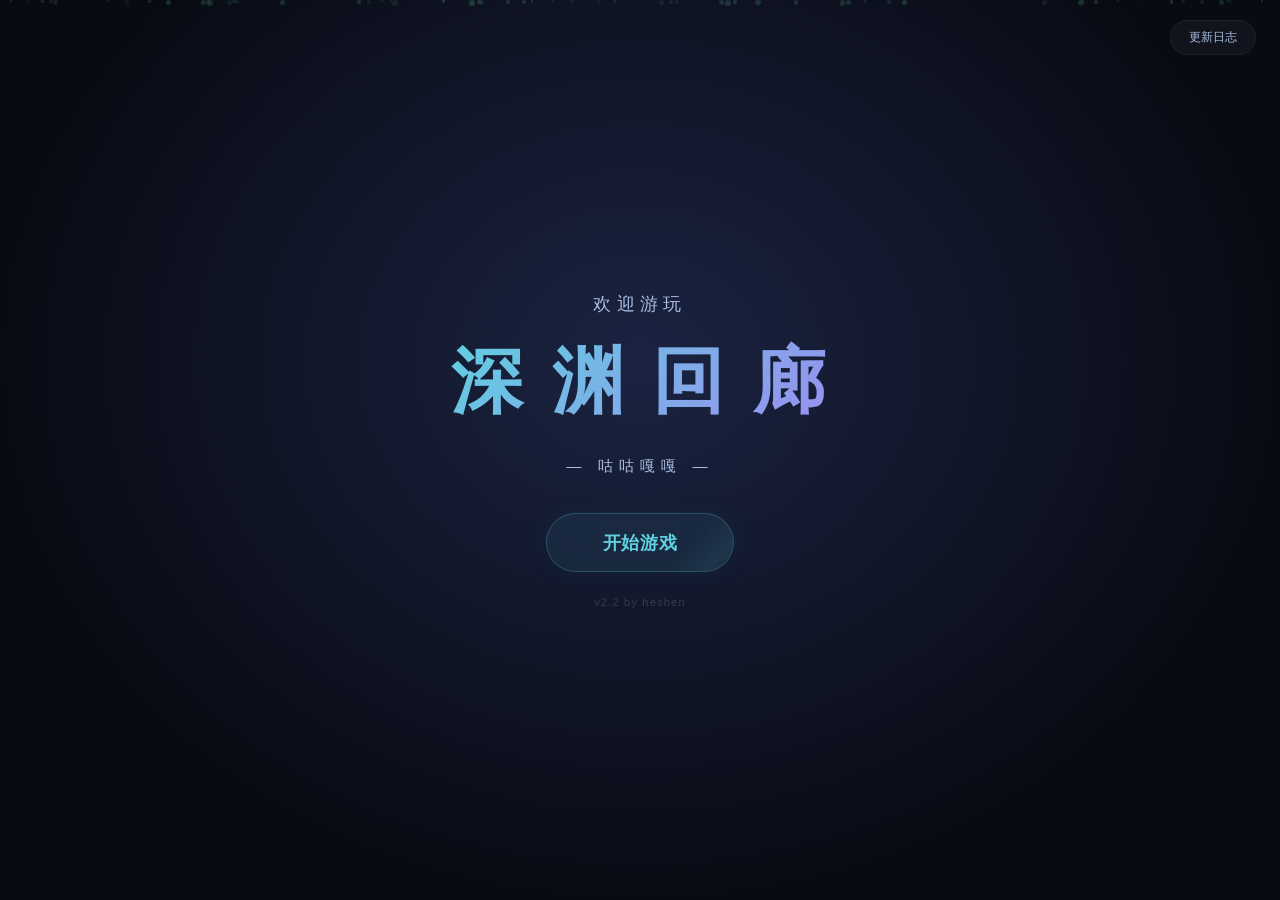
<file: 其他/开始界面样式预览.html>
<!DOCTYPE html>
<html lang="zh-CN">
<head>
  <meta charset="UTF-8" />
  <meta name="viewport" content="width=device-width, initial-scale=1.0" />
  <title>深渊回廊 · 开始界面预览</title>
  <style>
    /* ============================================================
       开始界面 — 保留原有背景 + 粒子特效
       文字和按钮为新风格
       ============================================================ */

    /* ===== 全局变量 ===== */
    :root {
      color-scheme: dark;
      font-family: "Microsoft YaHei", "PingFang SC", "Segoe UI", sans-serif;

      --bg-primary: #070b18;
      --bg-secondary: #0d1428;

      --text-primary: #f0f4ff;
      --text-secondary: #a8bce0;
      --text-muted: #6a7fa0;

      --accent-cyan: #5fd0e0;
      --accent-purple: #9a8ef0;
      --accent-gold: #f0d06a;

      --border-subtle: rgba(255, 255, 255, 0.06);
      --shadow-soft: 0 8px 28px rgba(0, 0, 0, 0.5);
      --radius-lg: 20px;
      --radius-xl: 28px;
    }

    * {
      box-sizing: border-box;
      margin: 0;
      padding: 0;
    }

    body {
      margin: 0;
      min-height: 100vh;
      /* ===== 保留原有背景 ===== */
      background: radial-gradient(ellipse at 50% 40%, #1a2341 0%, #090b14 70%);
      color: var(--text-primary);
      font-family: "Microsoft YaHei", "PingFang SC", "Segoe UI", sans-serif;
      display: flex;
      align-items: center;
      justify-content: center;
      flex-direction: column;
      padding: 20px;
      position: relative;
      overflow: hidden;
    }

    /* ============================================================
       粒子层（向上飘动 — 原版效果）
       ============================================================ */
    .start-particles {
      position: absolute;
      inset: 0;
      z-index: 0;
      overflow: hidden;
      pointer-events: none;
    }

    .particle {
      position: absolute;
      width: 4px;
      height: 4px;
      background: rgba(115, 240, 180, 0.3);
      border-radius: 50%;
      animation: particleFloat linear infinite;
    }

    @keyframes particleFloat {
      0% {
        transform: translateY(100vh) scale(0);
        opacity: 0;
      }
      10% {
        opacity: 1;
      }
      90% {
        opacity: 1;
      }
      100% {
        transform: translateY(-10vh) scale(1);
        opacity: 0;
      }
    }

    /* ============================================================
       开始界面主容器
       ============================================================ */
    .start-screen {
      position: relative;
      z-index: 2;
      display: flex;
      align-items: center;
      justify-content: center;
      flex-direction: column;
      text-align: center;
      padding: 20px;
      width: 100%;
      max-width: 800px;
    }

    /* ===== 标题区域 ===== */
    .start-logo {
      display: flex;
      flex-direction: column;
      align-items: center;
      gap: 8px;
      margin-bottom: 16px;
    }

    .start-welcome {
      font-size: 1.1rem;
      color: var(--text-secondary);
      letter-spacing: 0.3em;
      font-weight: 300;
      animation: fadeInDown 1s ease 0.2s both;
    }

    .start-title {
      font-size: 4.5rem;
      font-weight: 900;
      /* ===== 青色→紫色渐变（与经典界面一致） ===== */
      background: linear-gradient(135deg, var(--accent-cyan), var(--accent-purple), var(--accent-cyan));
      background-size: 200% 200%;
      -webkit-background-clip: text;
      -webkit-text-fill-color: transparent;
      background-clip: text;
      animation: shimmerTitle 4s ease-in-out infinite, fadeInDown 1s ease 0.4s both;
      letter-spacing: 0.06em;
      line-height: 1.6;
      text-shadow: none;
    }

    @keyframes shimmerTitle {
      0%,
      100% {
        background-position: 0% 50%;
      }
      50% {
        background-position: 100% 50%;
      }
    }

    .start-subtitle {
      color: var(--text-secondary);
      font-size: 0.95rem;
      letter-spacing: 0.4em;
      margin-top: 4px;
      margin-bottom: 36px;
      animation: fadeInDown 1s ease 0.6s both;
      opacity: 0.6;
    }

    /* ===== 开始按钮 — 玻璃态风格（与经典界面一致） ===== */
    .start-button {
      padding: 16px 56px;
      border-radius: 999px;
      font-size: 1.15rem;
      font-weight: 700;
      background: rgba(95, 208, 224, 0.08);
      color: var(--accent-cyan);
      border: 1.5px solid rgba(95, 208, 224, 0.25);
      cursor: pointer;
      transition: all 0.3s ease;
      animation: fadeInUp 1s ease 0.8s both;
      letter-spacing: 0.04em;
      position: relative;
      overflow: hidden;
      backdrop-filter: blur(4px);
      -webkit-backdrop-filter: blur(4px);
      box-shadow: 0 0 30px rgba(95, 208, 224, 0.05);
    }

    .start-button:hover {
      transform: translateY(-3px) scale(1.02);
      background: rgba(95, 208, 224, 0.16);
      border-color: rgba(95, 208, 224, 0.5);
      box-shadow: 0 0 50px rgba(95, 208, 224, 0.15);
    }

    .start-button:active {
      transform: scale(0.96);
    }

    .start-button::after {
      content: '';
      position: absolute;
      inset: 0;
      background: linear-gradient(135deg, transparent 40%, rgba(95, 208, 224, 0.08) 50%, transparent 60%);
      background-size: 200% 100%;
      animation: btnShine 4s ease-in-out infinite;
    }

    @keyframes btnShine {
      0% {
        background-position: -200% 0;
      }
      100% {
        background-position: 200% 0;
      }
    }

    /* ===== 版本号 ===== */
    .start-version {
      color: rgba(255, 255, 255, 0.15);
      font-size: 0.7rem;
      margin-top: 24px;
      letter-spacing: 0.1em;
      animation: fadeInUp 1s ease 1s both;
    }

    /* ===== 更新日志按钮（右上角） ===== */
    .start-changelog-btn {
      position: fixed;
      top: 20px;
      right: 24px;
      padding: 8px 18px;
      border-radius: 999px;
      background: rgba(255, 255, 255, 0.04);
      border: 1px solid var(--border-subtle);
      color: var(--text-secondary);
      font-size: 0.78rem;
      cursor: pointer;
      transition: all 0.25s ease;
      z-index: 10;
      backdrop-filter: blur(4px);
      -webkit-backdrop-filter: blur(4px);
    }

    .start-changelog-btn:hover {
      background: rgba(255, 255, 255, 0.08);
      border-color: rgba(255, 255, 255, 0.15);
      color: var(--text-primary);
      transform: translateY(-2px);
    }

    .start-changelog-btn:active {
      transform: scale(0.95);
    }

    /* ============================================================
       入场动画
       ============================================================ */
    @keyframes fadeInDown {
      from {
        opacity: 0;
        transform: translateY(-20px);
      }
      to {
        opacity: 1;
        transform: translateY(0);
      }
    }

    @keyframes fadeInUp {
      from {
        opacity: 0;
        transform: translateY(20px);
      }
      to {
        opacity: 1;
        transform: translateY(0);
      }
    }

    /* ============================================================
       响应式
       ============================================================ */
    @media (max-width: 600px) {
      .start-title {
        font-size: 2.8rem;
      }

      .start-welcome {
        font-size: 0.9rem;
      }

      .start-subtitle {
        font-size: 0.8rem;
        margin-bottom: 28px;
      }

      .start-button {
        padding: 14px 40px;
        font-size: 1rem;
      }

      .start-version {
        font-size: 0.6rem;
      }

      .start-changelog-btn {
        top: 14px;
        right: 16px;
        font-size: 0.7rem;
        padding: 6px 14px;
      }
    }

    @media (max-width: 400px) {
      .start-title {
        font-size: 2.2rem;
      }

      .start-welcome {
        font-size: 0.75rem;
      }

      .start-subtitle {
        font-size: 0.65rem;
        margin-bottom: 20px;
      }

      .start-button {
        padding: 12px 32px;
        font-size: 0.85rem;
      }

      .start-changelog-btn {
        font-size: 0.6rem;
        padding: 4px 10px;
        top: 10px;
        right: 12px;
      }
    }
  </style>
</head>
<body>

  <!-- ============================================================
  粒子层（向上飘动）
  ============================================================ -->
  <div class="start-particles" id="startParticles"></div>

  <!-- ============================================================
  开始界面内容
  ============================================================ -->
  <div class="start-screen">

    <!-- 更新日志按钮 -->
    <button class="start-changelog-btn">更新日志</button>

    <!-- 主内容 -->
    <div class="start-content">
      <div class="start-logo">
        <span class="start-welcome">欢迎游玩</span>
        <span class="start-title">深 渊 回 廊</span>
      </div>
      <div class="start-subtitle">— 咕咕嘎嘎 —</div>
      <button class="start-button">开始游戏</button>
      <div class="start-version">v2.2 by heshen</div>
    </div>
  </div>

  <!-- ============================================================
  JS — 生成粒子
  ============================================================ -->
  <script>
    (function() {
      const container = document.getElementById('startParticles');
      if (!container) return;

      const particleCount = 60;

      for (let i = 0; i < particleCount; i++) {
        const particle = document.createElement('div');
        particle.className = 'particle';
        const size = 2 + Math.random() * 4;
        particle.style.width = size + 'px';
        particle.style.height = size + 'px';
        particle.style.left = Math.random() * 100 + '%';
        particle.style.animationDuration = 8 + Math.random() * 12 + 's';
        particle.style.animationDelay = Math.random() * 10 + 's';
        particle.style.opacity = 0.2 + Math.random() * 0.4;
        container.appendChild(particle);
      }
    })();
  </script>

</body>
</html>
</file>
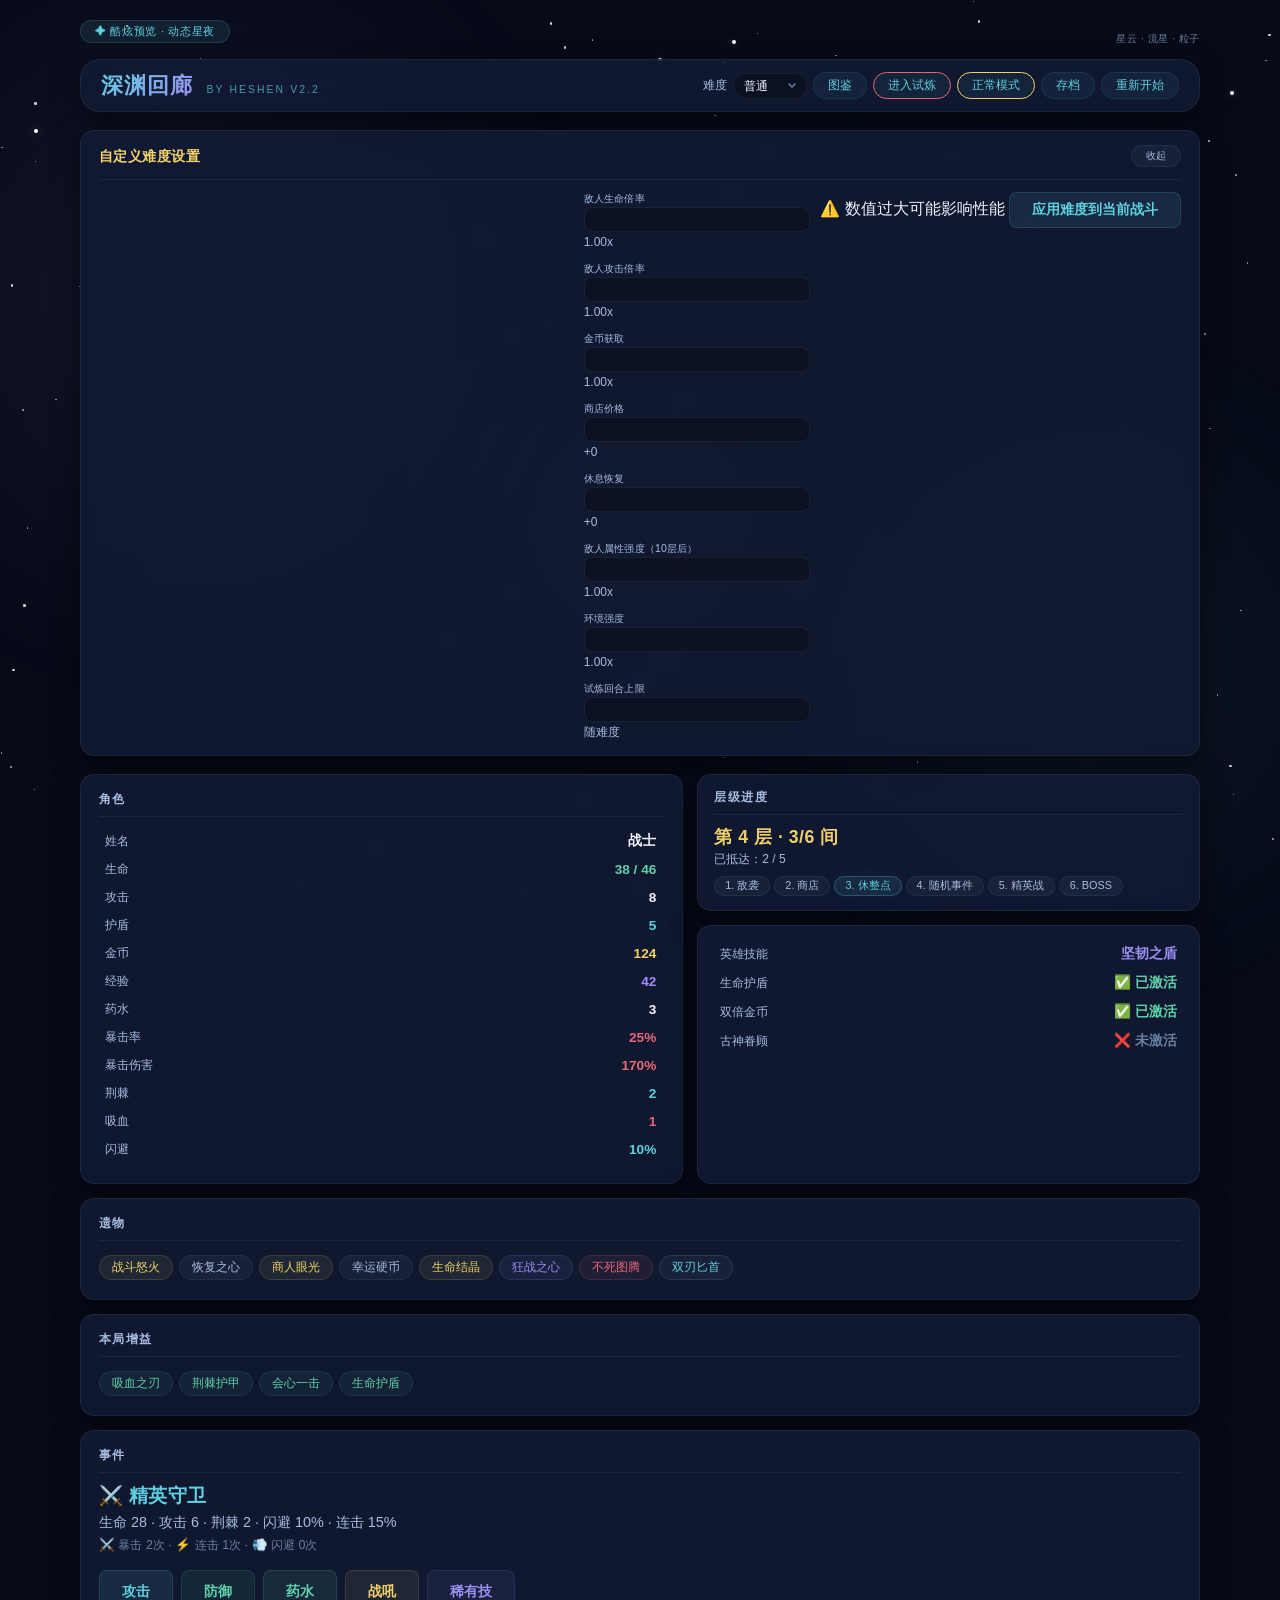
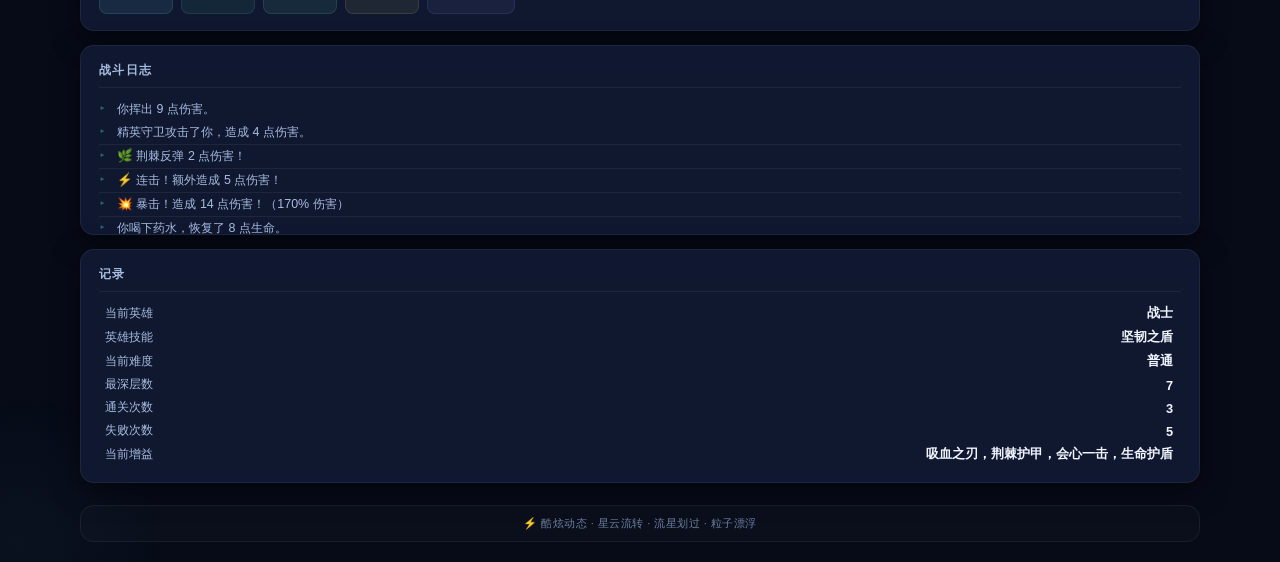
<file: 其他/经典模式样式预览.html>
<!DOCTYPE html>
<html lang="zh-CN">
<head>
  <meta charset="UTF-8" />
  <meta name="viewport" content="width=device-width, initial-scale=1.0" />
  <title>深渊回廊 · 经典界面预览（酷炫版）</title>
  <style>
    /* ============================================================
       深渊回廊 - 经典界面重制样式 + 酷炫动态特效
       ============================================================ */

    /* ===== 全局变量 ===== */
    :root {
      color-scheme: dark;
      font-family: "Microsoft YaHei", "PingFang SC", "Segoe UI", sans-serif;

      --bg-primary: #070b18;
      --bg-secondary: #0d1428;
      --bg-panel: rgba(18, 28, 54, 0.85);
      --bg-panel-alt: #19254a;
      --bg-panel-hover: #1c2a52;

      --text-primary: #f0f4ff;
      --text-secondary: #a8bce0;
      --text-muted: #6a7fa0;

      --accent-cyan: #5fd0e0;
      --accent-purple: #9a8ef0;
      --accent-gold: #f0d06a;
      --accent-pink: #e87090;

      --color-success: #5fd0a8;
      --color-danger: #e86878;
      --color-warning: #f0c04a;

      --border-subtle: rgba(255, 255, 255, 0.06);
      --shadow-soft: 0 8px 28px rgba(0, 0, 0, 0.5);

      --radius-sm: 8px;
      --radius-md: 14px;
      --radius-lg: 20px;
      --radius-xl: 28px;
    }

    * {
      box-sizing: border-box;
      margin: 0;
      padding: 0;
    }

    /* ===== 主体 + 动态星云背景 ===== */
    body {
      margin: 0;
      min-height: 100vh;
      background: var(--bg-primary);
      color: var(--text-primary);
      padding: 20px;
      overflow-x: hidden;
      position: relative;
    }

    /* 动态星云层 — 多层叠加 + 旋转动画 */
    .nebula-layer {
      position: fixed;
      inset: 0;
      pointer-events: none;
      z-index: 0;
    }

    .nebula-layer .nebula {
      position: absolute;
      border-radius: 50%;
      filter: blur(80px);
      opacity: 0.4;
      animation: nebulaDrift 30s ease-in-out infinite alternate;
    }

    .nebula-layer .nebula:nth-child(1) {
      width: 60vw;
      height: 60vw;
      top: -10%;
      left: -15%;
      background: radial-gradient(circle, rgba(154, 142, 240, 0.25), transparent 70%);
      animation-duration: 35s;
    }

    .nebula-layer .nebula:nth-child(2) {
      width: 50vw;
      height: 50vw;
      bottom: -10%;
      right: -10%;
      background: radial-gradient(circle, rgba(95, 208, 224, 0.20), transparent 70%);
      animation-duration: 28s;
      animation-delay: -5s;
    }

    .nebula-layer .nebula:nth-child(3) {
      width: 40vw;
      height: 40vw;
      top: 30%;
      left: 30%;
      background: radial-gradient(circle, rgba(240, 208, 106, 0.10), transparent 70%);
      animation-duration: 40s;
      animation-delay: -10s;
    }

    .nebula-layer .nebula:nth-child(4) {
      width: 30vw;
      height: 30vw;
      bottom: 20%;
      left: 5%;
      background: radial-gradient(circle, rgba(232, 112, 144, 0.08), transparent 70%);
      animation-duration: 25s;
      animation-delay: -3s;
    }

    @keyframes nebulaDrift {
      0% {
        transform: translate(0, 0) scale(1) rotate(0deg);
      }
      33% {
        transform: translate(3%, 4%) scale(1.08) rotate(5deg);
      }
      66% {
        transform: translate(-2%, -3%) scale(0.92) rotate(-3deg);
      }
      100% {
        transform: translate(4%, -2%) scale(1.05) rotate(4deg);
      }
    }

    /* ===== 星星层 ===== */
    .stars-layer {
      position: fixed;
      inset: 0;
      pointer-events: none;
      z-index: 0;
      overflow: hidden;
    }

    .star {
      position: absolute;
      background: #fff;
      border-radius: 50%;
      animation: starPulse var(--duration, 3s) ease-in-out infinite alternate;
    }

    .star.small {
      width: 1.5px;
      height: 1.5px;
      opacity: 0.6;
    }
    .star.medium {
      width: 2.5px;
      height: 2.5px;
      opacity: 0.8;
    }
    .star.large {
      width: 4px;
      height: 4px;
      opacity: 1;
      box-shadow: 0 0 8px rgba(255, 255, 255, 0.3);
    }

    @keyframes starPulse {
      0% {
        opacity: var(--min-opacity, 0.2);
        transform: scale(0.8);
      }
      100% {
        opacity: var(--max-opacity, 1);
        transform: scale(1.2);
      }
    }

    /* ===== 流星 ===== */
    .shooting-star {
      position: fixed;
      pointer-events: none;
      z-index: 1;
      background: linear-gradient(to right, rgba(255, 255, 255, 0), rgba(255, 255, 255, 0.9));
      border-radius: 50%;
      opacity: 0;
      animation: meteorFly var(--duration, 2s) linear forwards;
      animation-delay: var(--delay, 0s);
    }

    .shooting-star::after {
      content: '';
      position: absolute;
      top: 50%;
      right: -60px;
      width: 60px;
      height: 1px;
      background: linear-gradient(to right, rgba(255, 255, 255, 0.6), transparent);
      transform: translateY(-50%);
    }

    @keyframes meteorFly {
      0% {
        opacity: 0;
        transform: translate(0, 0) scale(0.5);
      }
      5% {
        opacity: 1;
      }
      20% {
        opacity: 1;
        transform: translate(var(--dx, 400px), var(--dy, 300px)) scale(1);
      }
      25% {
        opacity: 0;
        transform: translate(var(--dx, 450px), var(--dy, 350px)) scale(0.3);
      }
      100% {
        opacity: 0;
      }
    }

    /* ===== 漂浮粒子（萤火虫） ===== */
    .particle-container {
      position: fixed;
      inset: 0;
      pointer-events: none;
      z-index: 0;
      overflow: hidden;
    }

    .float-particle {
      position: absolute;
      border-radius: 50%;
      background: radial-gradient(circle, rgba(95, 208, 224, 0.6), transparent 70%);
      box-shadow: 0 0 20px rgba(95, 208, 224, 0.1);
      animation: floatParticle var(--float-duration, 15s) ease-in-out infinite alternate;
      animation-delay: var(--float-delay, 0s);
      opacity: 0;
    }

    .float-particle:nth-child(odd) {
      background: radial-gradient(circle, rgba(154, 142, 240, 0.5), transparent 70%);
      box-shadow: 0 0 20px rgba(154, 142, 240, 0.08);
    }

    .float-particle:nth-child(3n) {
      background: radial-gradient(circle, rgba(240, 208, 106, 0.4), transparent 70%);
      box-shadow: 0 0 20px rgba(240, 208, 106, 0.06);
    }

    @keyframes floatParticle {
      0% {
        opacity: 0;
        transform: translate(0, 0) scale(0.5);
      }
      10% {
        opacity: 0.8;
      }
      90% {
        opacity: 0.8;
      }
      100% {
        opacity: 0;
        transform: translate(var(--fx, 100px), var(--fy, -100px)) scale(1.5);
      }
    }

    /* ============================================================
       主容器 — 位于特效之上
       ============================================================ */
    .preview-wrapper {
      position: relative;
      z-index: 2;
      max-width: 1120px;
      margin: 0 auto;
      animation: fadeIn 0.5s ease;
    }

    @keyframes fadeIn {
      from {
        opacity: 0;
        transform: translateY(12px);
      }
      to {
        opacity: 1;
        transform: translateY(0);
      }
    }

    .preview-badge {
      display: inline-block;
      background: rgba(95, 208, 224, 0.10);
      border: 1px solid rgba(95, 208, 224, 0.15);
      color: var(--accent-cyan);
      padding: 3px 14px;
      border-radius: 999px;
      font-size: 0.7rem;
      letter-spacing: 0.06em;
      margin-bottom: 14px;
    }

    /* ============================================================
       顶栏
       ============================================================ */
    .topbar {
      display: flex;
      justify-content: space-between;
      align-items: center;
      padding: 10px 20px;
      margin-bottom: 18px;
      background: var(--bg-panel);
      border: 1px solid var(--border-subtle);
      border-radius: var(--radius-lg);
      box-shadow: var(--shadow-soft);
      backdrop-filter: blur(12px);
      -webkit-backdrop-filter: blur(12px);
      flex-wrap: wrap;
      gap: 10px;
    }
    .topbar-left {
      display: flex;
      align-items: baseline;
      gap: 14px;
    }
    .topbar .eyebrow {
      margin: 0;
      font-size: 0.65rem;
      text-transform: uppercase;
      letter-spacing: 0.2em;
      color: var(--accent-cyan);
      opacity: 0.7;
    }
    .topbar h1 {
      margin: 0;
      font-size: 1.4rem;
      font-weight: 700;
      background: linear-gradient(135deg, var(--accent-cyan), var(--accent-purple));
      -webkit-background-clip: text;
      -webkit-text-fill-color: transparent;
      background-clip: text;
      letter-spacing: 0.04em;
    }

    .topbar-controls {
      display: flex;
      align-items: center;
      gap: 6px;
      flex-wrap: wrap;
    }
    .topbar-controls label {
      color: var(--text-secondary);
      font-size: 0.75rem;
      margin-right: 0px;
    }
    .topbar-controls select {
      padding: 5px 12px 5px 10px;
      border-radius: 999px;
      border: 1px solid var(--border-subtle);
      background: rgba(0, 0, 0, 0.3);
      color: var(--text-primary);
      font-size: 0.75rem;
      cursor: pointer;
      transition: border-color 0.25s;
      appearance: none;
      background-image: url("data:image/svg+xml,%3Csvg xmlns='http://www.w3.org/2000/svg' width='8' height='5' viewBox='0 0 8 5'%3E%3Cpath d='M1 1l3 3 3-3' stroke='%236a7fa0' stroke-width='1.5' fill='none' stroke-linecap='round'/%3E%3C/svg%3E");
      background-repeat: no-repeat;
      background-position: right 10px center;
      padding-right: 26px;
    }
    .topbar-controls select:hover {
      border-color: rgba(95, 208, 224, 0.3);
    }
    .topbar-controls select:focus {
      outline: none;
      border-color: var(--accent-cyan);
    }
    .topbar-controls select option {
      background: var(--bg-secondary);
      color: var(--text-primary);
    }

    .ghost-button {
      padding: 5px 14px;
      border-radius: 999px;
      font-size: 0.72rem;
      font-weight: 500;
      background: rgba(95, 208, 224, 0.06);
      color: var(--accent-cyan);
      border: 1px solid rgba(95, 208, 224, 0.10);
      transition: all 0.2s ease;
      white-space: nowrap;
    }
    .ghost-button:hover {
      background: rgba(95, 208, 224, 0.12);
      border-color: rgba(95, 208, 224, 0.25);
      transform: translateY(-1px);
    }
    .ghost-button:active {
      transform: scale(0.95);
    }

    /* ============================================================
       自定义难度面板
       ============================================================ */
    .custom-difficulty-panel {
      background: var(--bg-panel);
      border: 1px solid var(--border-subtle);
      border-radius: var(--radius-md);
      padding: 14px 18px;
      margin-bottom: 18px;
      box-shadow: var(--shadow-soft);
      backdrop-filter: blur(8px);
      -webkit-backdrop-filter: blur(8px);
    }
    .custom-difficulty-header {
      display: flex;
      justify-content: space-between;
      align-items: center;
      user-select: none;
    }
    .custom-difficulty-header span {
      color: var(--accent-gold);
      font-weight: 600;
      font-size: 0.9rem;
      letter-spacing: 0.03em;
    }
    .collapse-toggle {
      background: rgba(255, 255, 255, 0.04);
      border: 1px solid var(--border-subtle);
      color: var(--text-secondary);
      padding: 3px 14px;
      border-radius: 999px;
      font-size: 0.65rem;
      cursor: default;
    }
    .custom-difficulty-body {
      margin-top: 10px;
    }
    .custom-difficulty-grid {
      display: grid;
      grid-template-columns: repeat(auto-fit, minmax(160px, 1fr));
      gap: 12px 20px;
    }
    .custom-diff-item {
      display: flex;
      flex-direction: column;
      gap: 1px;
    }
    .custom-diff-item label {
      color: var(--text-secondary);
      font-size: 0.65rem;
      letter-spacing: 0.02em;
    }
    .custom-diff-item input[type="number"] {
      padding: 4px 8px;
      border-radius: var(--radius-sm);
      border: 1px solid var(--border-subtle);
      background: rgba(0, 0, 0, 0.25);
      color: var(--text-primary);
      font-size: 0.8rem;
      font-weight: 500;
      outline: none;
      transition: border-color 0.25s;
      appearance: textfield;
      -moz-appearance: textfield;
      width: 100%;
    }
    .custom-diff-item input[type="number"]:focus {
      border-color: var(--accent-cyan);
    }
    .custom-diff-item input[type="number"]::-webkit-outer-spin-button,
    .custom-diff-item input[type="number"]::-webkit-inner-spin-button {
      -webkit-appearance: none;
      margin: 0;
    }
    .custom-diff-item span {
      color: var(--text-secondary);
      font-size: 0.75rem;
      font-weight: 500;
      text-align: right;
    }
    .custom-difficulty-panel>div:last-child {
      margin-top: 12px;
      padding-top: 12px;
      border-top: 1px solid var(--border-subtle);
      display: flex;
      gap: 10px;
      justify-content: flex-end;
    }

    /* ============================================================
       HUD 网格
       ============================================================ */
    .hud-grid {
      display: grid;
      grid-template-columns: 1.2fr 1fr;
      gap: 14px;
      margin-bottom: 14px;
      align-items: stretch;
    }

    /* ===== 面板通用 ===== */
    .panel {
      background: var(--bg-panel);
      border: 1px solid var(--border-subtle);
      border-radius: var(--radius-md);
      padding: 16px 18px;
      box-shadow: var(--shadow-soft);
      backdrop-filter: blur(8px);
      -webkit-backdrop-filter: blur(8px);
      transition: border-color 0.3s ease;
    }
    .panel:hover {
      border-color: rgba(255, 255, 255, 0.08);
    }
    .panel h2 {
      margin: 0 0 10px 0;
      font-size: 0.78rem;
      font-weight: 600;
      text-transform: uppercase;
      letter-spacing: 0.12em;
      color: var(--text-secondary);
      border-bottom: 1px solid var(--border-subtle);
      padding-bottom: 8px;
    }

    /* ============================================================
       右侧列
       ============================================================ */
    .right-col {
      display: flex;
      flex-direction: column;
      gap: 14px;
    }

    /* ===== 角色面板 ===== */
    .stat-list {
      display: flex;
      flex-direction: column;
      gap: 1px;
      max-height: 340px;
      overflow-y: auto;
      padding-right: 2px;
    }
    .stat-list>div {
      display: flex;
      justify-content: space-between;
      align-items: center;
      padding: 5px 6px;
      border-radius: var(--radius-sm);
      transition: background 0.2s;
      font-size: 0.82rem;
    }
    .stat-list>div:hover {
      background: rgba(255, 255, 255, 0.03);
    }
    .stat-list span {
      color: var(--text-secondary);
      font-size: 0.78rem;
    }
    .stat-list strong {
      font-weight: 600;
      color: var(--text-primary);
      font-size: 0.85rem;
    }
    .stat-list strong.low {
      color: var(--color-danger);
      animation: pulseDanger 0.8s ease-in-out infinite;
    }
    @keyframes pulseDanger {
      0%,
      100% {
        opacity: 1;
      }
      50% {
        opacity: 0.5;
      }
    }

    /* ===== 层级进度 ===== */
    .floor-panel {
      padding: 14px 16px;
    }
    .floor-panel .big-label {
      font-size: 1.1rem;
      font-weight: 700;
      margin-bottom: 2px;
      color: var(--accent-gold);
      letter-spacing: 0.03em;
    }
    .floor-panel .progress-line {
      color: var(--text-secondary);
      font-size: 0.75rem;
      margin-bottom: 8px;
    }
    .floor-panel .room-list {
      display: flex;
      flex-wrap: wrap;
      gap: 4px;
    }
    .floor-panel .room-badge {
      padding: 2px 10px;
      border-radius: 999px;
      font-size: 0.68rem;
      background: rgba(255, 255, 255, 0.04);
      border: 1px solid var(--border-subtle);
      transition: all 0.25s ease;
      color: var(--text-secondary);
    }
    .floor-panel .room-badge:hover {
      background: rgba(255, 255, 255, 0.07);
    }
    .floor-panel .room-badge.current {
      background: rgba(95, 208, 224, 0.10);
      border-color: rgba(95, 208, 224, 0.25);
      color: var(--accent-cyan);
      box-shadow: 0 0 20px rgba(95, 208, 224, 0.04);
    }

    /* ===== 独立状态面板 ===== */
    .status-panel {
      padding: 14px 16px;
      display: flex;
      flex-direction: column;
      gap: 1px;
      flex: 1;
      min-height: 120px;
    }
    .status-panel .status-item {
      display: flex;
      justify-content: space-between;
      align-items: center;
      padding: 5px 6px;
      border-radius: var(--radius-sm);
      transition: background 0.2s;
      font-size: 0.82rem;
    }
    .status-panel .status-item:hover {
      background: rgba(255, 255, 255, 0.03);
    }
    .status-panel .status-item .status-label {
      color: var(--text-secondary);
      font-size: 0.78rem;
    }
    .status-panel .status-item .status-value {
      font-weight: 600;
      color: var(--text-primary);
      font-size: 0.85rem;
    }
    .status-panel .status-item .status-value .skill-name {
      color: var(--accent-purple);
    }
    .status-panel .status-item .status-value .status-on {
      color: var(--color-success);
    }
    .status-panel .status-item .status-value .status-off {
      color: var(--text-muted);
    }

    /* ============================================================
       遗物 & 增益
       ============================================================ */
    .relic-panel,
    .bonus-panel {
      margin-bottom: 14px;
    }
    .relic-list,
    .bonus-list {
      display: flex;
      flex-wrap: wrap;
      gap: 6px;
      min-height: 32px;
      align-items: center;
    }
    .relic-badge {
      display: inline-flex;
      align-items: center;
      padding: 4px 12px;
      border-radius: 999px;
      background: rgba(255, 255, 255, 0.04);
      border: 1px solid var(--border-subtle);
      color: var(--text-secondary);
      font-size: 0.72rem;
      transition: all 0.25s ease;
      cursor: default;
    }
    .relic-badge:hover {
      transform: translateY(-1px);
      background: rgba(255, 255, 255, 0.07);
      border-color: rgba(255, 255, 255, 0.12);
    }
    .relic-badge.rare {
      background: rgba(240, 208, 106, 0.08);
      border-color: rgba(240, 208, 106, 0.15);
      color: var(--accent-gold);
    }
    .relic-badge.purple {
      background: rgba(154, 142, 240, 0.08);
      border-color: rgba(154, 142, 240, 0.15);
      color: var(--accent-purple);
    }
    .relic-badge.danger {
      background: rgba(232, 104, 120, 0.08);
      border-color: rgba(232, 104, 120, 0.15);
      color: var(--color-danger);
    }
    .bonus-list .relic-badge {
      background: rgba(95, 208, 168, 0.06);
      border-color: rgba(95, 208, 168, 0.10);
      color: var(--color-success);
    }

    /* ============================================================
       主事件面板
       ============================================================ */
    .main-panel {
      margin-bottom: 14px;
      min-height: 160px;
    }
    .event-title {
      font-size: 1.2rem;
      font-weight: 700;
      margin: 4px 0 2px;
      color: var(--accent-cyan);
      letter-spacing: 0.02em;
    }
    .event-text {
      color: var(--text-secondary);
      line-height: 1.6;
      min-height: 40px;
      font-size: 0.9rem;
    }
    .event-text .sub {
      display: block;
      color: var(--text-muted);
      font-size: 0.78rem;
      margin-top: 2px;
    }

    /* ===== 操作区 ===== */
    .action-area {
      display: flex;
      flex-wrap: wrap;
      gap: 8px;
      margin-top: 14px;
      min-height: 44px;
    }
    .action-button {
      padding: 8px 22px;
      border-radius: var(--radius-sm);
      font-weight: 600;
      font-size: 0.85rem;
      background: rgba(95, 208, 224, 0.10);
      color: var(--accent-cyan);
      border: 1px solid rgba(95, 208, 224, 0.15);
      transition: all 0.25s ease;
    }
    .action-button:hover:not(:disabled) {
      transform: translateY(-2px);
      background: rgba(95, 208, 224, 0.18);
      border-color: rgba(95, 208, 224, 0.35);
      box-shadow: 0 4px 24px rgba(95, 208, 224, 0.08);
    }
    .action-button.secondary {
      background: rgba(95, 208, 168, 0.08);
      color: var(--color-success);
      border-color: rgba(95, 208, 168, 0.12);
    }
    .action-button.secondary:hover:not(:disabled) {
      background: rgba(95, 208, 168, 0.16);
      border-color: rgba(95, 208, 168, 0.30);
    }
    .action-button.heal {
      background: rgba(95, 208, 168, 0.10);
      color: var(--color-success);
      border-color: rgba(95, 208, 168, 0.15);
    }
    .action-button.heal:hover:not(:disabled) {
      background: rgba(95, 208, 168, 0.18);
      border-color: rgba(95, 208, 168, 0.35);
    }
    .action-button.warning {
      background: rgba(240, 208, 106, 0.08);
      color: var(--accent-gold);
      border-color: rgba(240, 208, 106, 0.12);
    }
    .action-button.warning:hover:not(:disabled) {
      background: rgba(240, 208, 106, 0.16);
      border-color: rgba(240, 208, 106, 0.30);
    }
    .action-button.rare {
      background: rgba(154, 142, 240, 0.08);
      color: var(--accent-purple);
      border-color: rgba(154, 142, 240, 0.12);
    }
    .action-button.rare:hover:not(:disabled) {
      background: rgba(154, 142, 240, 0.16);
      border-color: rgba(154, 142, 240, 0.30);
    }

    /* ============================================================
       战斗日志
       ============================================================ */
    .log-panel {
      max-height: 190px;
      overflow-y: auto;
      margin-bottom: 14px;
    }
    .log-list {
      padding: 0;
      margin: 2px 0 0;
      list-style: none;
    }
    .log-list li {
      padding: 3px 0 3px 18px;
      font-size: 0.78rem;
      color: var(--text-secondary);
      border-bottom: 1px solid var(--border-subtle);
      position: relative;
    }
    .log-list li::before {
      content: '▸';
      position: absolute;
      left: 0px;
      color: var(--accent-cyan);
      opacity: 0.4;
    }
    .log-list li:first-child {
      border-bottom: none;
    }

    /* ============================================================
       记录面板
       ============================================================ */
    .stats-panel .stat-list>div {
      padding: 3px 6px;
      font-size: 0.78rem;
    }
    .stats-panel .stat-list span {
      font-size: 0.74rem;
    }
    .stats-panel .stat-list strong {
      font-size: 0.8rem;
    }

    /* ============================================================
       响应式
       ============================================================ */
    @media (max-width: 860px) {
      .hud-grid {
        grid-template-columns: 1fr;
        align-items: stretch;
      }
      .right-col {
        gap: 14px;
      }
      .topbar {
        flex-direction: column;
        align-items: stretch;
        gap: 6px;
      }
      .topbar-left {
        justify-content: center;
      }
      .topbar-controls {
        justify-content: center;
      }
      .topbar-controls .ghost-button {
        padding: 3px 10px;
        font-size: 0.65rem;
      }
      .topbar-controls select {
        font-size: 0.65rem;
        padding: 3px 8px 3px 8px;
        padding-right: 22px;
      }
      .panel {
        padding: 12px 14px;
      }
      .action-button {
        padding: 6px 14px;
        font-size: 0.78rem;
      }
      .custom-difficulty-grid {
        grid-template-columns: 1fr 1fr;
      }
      .floor-panel {
        padding: 12px 14px;
      }
      .status-panel {
        padding: 12px 14px;
      }
    }

    @media (max-width: 600px) {
      .custom-difficulty-grid {
        grid-template-columns: 1fr;
        gap: 8px;
      }
      .custom-diff-item {
        flex-direction: row;
        align-items: center;
        justify-content: space-between;
        gap: 6px;
        padding: 1px 0;
      }
      .custom-diff-item label {
        font-size: 0.6rem;
        min-width: 72px;
        flex-shrink: 0;
      }
      .custom-diff-item input[type="number"] {
        width: 60px;
        flex-shrink: 0;
        font-size: 0.7rem;
        padding: 2px 4px;
      }
      .custom-diff-item span {
        font-size: 0.65rem;
        min-width: 32px;
      }
      .custom-difficulty-panel>div:last-child {
        flex-direction: column !important;
        align-items: stretch !important;
        gap: 4px !important;
      }
      .custom-difficulty-panel>div:last-child button {
        width: 100% !important;
        padding: 6px 10px !important;
        font-size: 0.7rem !important;
        justify-content: center;
      }
      .topbar h1 {
        font-size: 1.1rem;
      }
      .topbar .eyebrow {
        font-size: 0.5rem;
      }
      .stat-list>div {
        font-size: 0.72rem;
        padding: 3px 4px;
      }
      .stat-list span {
        font-size: 0.68rem;
      }
      .stat-list strong {
        font-size: 0.75rem;
      }
      .floor-panel .room-badge {
        font-size: 0.6rem;
        padding: 2px 8px;
      }
      .relic-badge {
        font-size: 0.62rem;
        padding: 3px 8px;
      }
      .log-list li {
        font-size: 0.7rem;
        padding: 2px 0 2px 14px;
      }
      .event-title {
        font-size: 1rem;
      }
      .event-text {
        font-size: 0.8rem;
      }
      .floor-panel .big-label {
        font-size: 1rem;
      }
      .action-area .action-button {
        font-size: 0.7rem;
        padding: 5px 10px;
        min-width: 48px;
        flex: 1 0 auto;
      }
      .status-panel {
        padding: 10px 12px;
      }
      .status-panel .status-item {
        font-size: 0.72rem;
        padding: 4px 4px;
      }
      .status-panel .status-item .status-label {
        font-size: 0.68rem;
      }
      .status-panel .status-item .status-value {
        font-size: 0.75rem;
      }
    }

    @media (max-width: 480px) {
      .panel {
        padding: 10px 10px;
      }
      .panel h2 {
        font-size: 0.65rem;
      }
      .topbar-controls .ghost-button {
        font-size: 0.55rem;
        padding: 2px 7px;
      }
      .topbar-controls select {
        font-size: 0.55rem;
        padding: 2px 6px 2px 6px;
        padding-right: 18px;
      }
      .floor-panel {
        padding: 10px 10px;
      }
      .status-panel {
        padding: 8px 10px;
      }
    }

    /* ============================================================
       预览装饰
       ============================================================ */
    .preview-footer {
      margin-top: 22px;
      padding: 10px 16px;
      background: rgba(255, 255, 255, 0.02);
      border-radius: var(--radius-md);
      border: 1px solid var(--border-subtle);
      text-align: center;
      color: var(--text-muted);
      font-size: 0.7rem;
      letter-spacing: 0.04em;
    }
  </style>
</head>
<body>

  <!-- ============================================================
  特效层 — 动态星云
  ============================================================ -->
  <div class="nebula-layer">
    <div class="nebula"></div>
    <div class="nebula"></div>
    <div class="nebula"></div>
    <div class="nebula"></div>
  </div>

  <!-- ============================================================
  特效层 — 星星（由 JS 生成）
  ============================================================ -->
  <div class="stars-layer" id="starsLayer"></div>

  <!-- ============================================================
  特效层 — 流星（由 JS 生成）
  ============================================================ -->
  <div id="meteorContainer"></div>

  <!-- ============================================================
  特效层 — 漂浮粒子（由 JS 生成）
  ============================================================ -->
  <div class="particle-container" id="particleContainer"></div>

  <!-- ============================================================
  主内容
  ============================================================ -->
  <div class="preview-wrapper">

    <!-- ===== 预览标识 ===== -->
    <div style="display:flex; justify-content:space-between; align-items:center; flex-wrap:wrap; gap:6px; margin-bottom:2px;">
      <span class="preview-badge">✦ 酷炫预览 · 动态星夜</span>
      <span style="color:var(--text-muted); font-size:0.65rem; letter-spacing:0.05em;">星云 · 流星 · 粒子</span>
    </div>

    <!-- ============================================================
    顶栏
    ============================================================ -->
    <header class="topbar">
      <div class="topbar-left">
        <h1>深渊回廊</h1>
        <p class="eyebrow">by heshen v2.2</p>
      </div>
      <div class="topbar-controls">
        <label for="diffSelect">难度</label>
        <select id="diffSelect">
          <option value="easy">简单</option>
          <option value="normal" selected>普通</option>
          <option value="hard">困难</option>
          <option value="hell">地狱</option>
          <option value="custom">自定义</option>
        </select>
        <button class="ghost-button">图鉴</button>
        <button class="ghost-button" style="border-color:var(--color-danger);">进入试炼</button>
        <button class="ghost-button" style="border-color:var(--accent-gold);">正常模式</button>
        <button class="ghost-button">存档</button>
        <button class="ghost-button">重新开始</button>
      </div>
    </header>

    <!-- ============================================================
    自定义难度面板
    ============================================================ -->
    <div class="custom-difficulty-panel hidden" id="customDifficultyPanel">
        <!-- 折叠头部 -->
        <div class="custom-difficulty-header" id="customDifficultyHeader">
            <span>自定义难度设置</span>
            <button class="collapse-toggle" id="customDifficultyToggle">收起</button>
        </div>
        <!-- 折叠主体 -->
        <div class="custom-difficulty-body" id="customDifficultyBody">
            <div class="custom-difficulty-grid">

                <!-- 敌人生命倍率 -->
                <div class="custom-diff-item">
                    <label>敌人生命倍率</label>
                    <div class="input-row">
                        <input type="number" id="customEnemyHp" min="0" step="0.1">
                        <span id="customEnemyHpValue">1.00x</span>
                    </div>
                </div>

                <!-- 敌人攻击倍率 -->
                <div class="custom-diff-item">
                    <label>敌人攻击倍率</label>
                    <div class="input-row">
                        <input type="number" id="customEnemyAtk" min="0" step="0.1">
                        <span id="customEnemyAtkValue">1.00x</span>
                    </div>
                </div>

                <!-- 金币获取 -->
                <div class="custom-diff-item">
                    <label>金币获取</label>
                    <div class="input-row">
                        <input type="number" id="customGoldReward" min="0" step="0.1">
                        <span id="customGoldRewardValue">1.00x</span>
                    </div>
                </div>

                <!-- 商店价格 -->
                <div class="custom-diff-item">
                    <label>商店价格</label>
                    <div class="input-row">
                        <input type="number" id="customShopCost" step="1">
                        <span id="customShopCostValue">+0</span>
                    </div>
                </div>

                <!-- 休息恢复 -->
                <div class="custom-diff-item">
                    <label>休息恢复</label>
                    <div class="input-row">
                        <input type="number" id="customRestBonus" step="1">
                        <span id="customRestBonusValue">+0</span>
                    </div>
                </div>

                <!-- 敌人属性强度（10层后） -->
                <div class="custom-diff-item">
                    <label>敌人属性强度（10层后）</label>
                    <div class="input-row">
                        <input type="number" id="customEnemyExtra" min="0" step="0.1">
                        <span id="customEnemyExtraValue">1.00x</span>
                    </div>
                </div>

                <!-- 环境强度 -->
                <div class="custom-diff-item">
                    <label>环境强度</label>
                    <div class="input-row">
                        <input type="number" id="customEnvironmentScale" min="0" step="0.1">
                        <span id="customEnvironmentScaleValue">1.00x</span>
                    </div>
                </div>

                <!-- 试炼回合上限 -->
                <div class="custom-diff-item">
                    <label>试炼回合上限</label>
                    <div class="input-row">
                        <input type="number" id="customTrialRounds" min="1" step="1">
                        <span id="customTrialRoundsValue">随难度</span>
                    </div>
                </div>
            </div>
            
            <div class="custom-difficulty-footer">
                <span class="custom-difficulty-warning hidden" id="customDifficultyWarning">⚠️ 数值过大可能影响性能</span>
                <button class="action-button" id="applyCustomDifficultyBtn">应用难度到当前战斗</button>
            </div>
        </div>
    </div>

    <!-- ============================================================
    HUD 网格
    ============================================================ -->
    <div class="hud-grid">

      <!-- ===== 左侧：角色面板 ===== -->
      <div class="panel">
        <h2>角色</h2>
        <div class="stat-list">
          <div><span>姓名</span><strong>战士</strong></div>
          <div><span>生命</span><strong style="color:var(--color-success);">38 / 46</strong></div>
          <div><span>攻击</span><strong>8</strong></div>
          <div><span>护盾</span><strong style="color:var(--accent-cyan);">5</strong></div>
          <div><span>金币</span><strong style="color:var(--accent-gold);">124</strong></div>
          <div><span>经验</span><strong style="color:#a78bfa;">42</strong></div>
          <div><span>药水</span><strong>3</strong></div>
          <div><span>暴击率</span><strong style="color:var(--color-danger);">25%</strong></div>
          <div><span>暴击伤害</span><strong style="color:var(--color-danger);">170%</strong></div>
          <div><span>荆棘</span><strong style="color:var(--accent-cyan);">2</strong></div>
          <div><span>吸血</span><strong style="color:var(--color-danger);">1</strong></div>
          <div><span>闪避</span><strong style="color:var(--accent-cyan);">10%</strong></div>
          <div><span>连击</span><strong style="color:var(--accent-gold);">15%</strong></div>
          <div><span>斩杀</span><strong style="color:var(--color-danger);">10%</strong></div>
        </div>
      </div>

      <!-- ===== 右侧列：层级进度 + 独立状态面板 ===== -->
      <div class="right-col">

        <!-- 层级进度 -->
        <div class="panel floor-panel">
          <h2>层级进度</h2>
          <div class="big-label">第 4 层 · 3/6 间</div>
          <div class="progress-line">已抵达：2 / 5</div>
          <div class="room-list">
            <span class="room-badge">1. 敌袭</span>
            <span class="room-badge">2. 商店</span>
            <span class="room-badge current">3. 休整点</span>
            <span class="room-badge">4. 随机事件</span>
            <span class="room-badge">5. 精英战</span>
            <span class="room-badge">6. BOSS</span>
          </div>
        </div>

        <!-- ===== 独立状态面板 ===== -->
        <div class="panel status-panel">
          <div class="status-item">
            <span class="status-label">英雄技能</span>
            <span class="status-value"><span class="skill-name">坚韧之盾</span></span>
          </div>
          <div class="status-item">
            <span class="status-label">生命护盾</span>
            <span class="status-value"><span class="status-on">✅ 已激活</span></span>
          </div>
          <div class="status-item">
            <span class="status-label">双倍金币</span>
            <span class="status-value"><span class="status-on">✅ 已激活</span></span>
          </div>
          <div class="status-item">
            <span class="status-label">古神眷顾</span>
            <span class="status-value"><span class="status-off">❌ 未激活</span></span>
          </div>
        </div>
      </div>
    </div>

    <!-- ============================================================
    遗物面板
    ============================================================ -->
    <div class="panel relic-panel">
      <h2>遗物</h2>
      <div class="relic-list">
        <span class="relic-badge rare">战斗怒火</span>
        <span class="relic-badge">恢复之心</span>
        <span class="relic-badge rare">商人眼光</span>
        <span class="relic-badge">幸运硬币</span>
        <span class="relic-badge rare">生命结晶</span>
        <span class="relic-badge purple">狂战之心</span>
        <span class="relic-badge danger">不死图腾</span>
        <span class="relic-badge" style="border-color:rgba(95,208,224,0.15); color:var(--accent-cyan);">双刃匕首</span>
      </div>
    </div>

    <!-- ============================================================
    增益面板
    ============================================================ -->
    <div class="panel bonus-panel">
      <h2>本局增益</h2>
      <div class="bonus-list">
        <span class="relic-badge">吸血之刃</span>
        <span class="relic-badge">荆棘护甲</span>
        <span class="relic-badge">会心一击</span>
        <span class="relic-badge">生命护盾</span>
      </div>
    </div>

    <!-- ============================================================
    主事件面板
    ============================================================ -->
    <div class="panel main-panel">
      <h2>事件</h2>
      <div class="event-title">⚔️ 精英守卫</div>
      <div class="event-text">
        生命 28 · 攻击 6 · 荆棘 2 · 闪避 10% · 连击 15%
        <span class="sub">⚔️ 暴击 2次 · ⚡ 连击 1次 · 💨 闪避 0次</span>
      </div>
      <div class="action-area">
        <button class="action-button">攻击</button>
        <button class="action-button secondary">防御</button>
        <button class="action-button heal">药水</button>
        <button class="action-button warning">战吼</button>
        <button class="action-button rare">稀有技</button>
      </div>
    </div>

    <!-- ============================================================
    战斗日志
    ============================================================ -->
    <div class="panel log-panel">
      <h2>战斗日志</h2>
      <ul class="log-list">
        <li>你挥出 9 点伤害。</li>
        <li>精英守卫攻击了你，造成 4 点伤害。</li>
        <li>🌿 荆棘反弹 2 点伤害！</li>
        <li>⚡ 连击！额外造成 5 点伤害！</li>
        <li>💥 暴击！造成 14 点伤害！（170% 伤害）</li>
        <li>你喝下药水，恢复了 8 点生命。</li>
        <li>精英守卫 被击败。</li>
      </ul>
    </div>

    <!-- ============================================================
    记录面板
    ============================================================ -->
    <div class="panel stats-panel">
      <h2>记录</h2>
      <div class="stat-list">
        <div><span>当前英雄</span><strong>战士</strong></div>
        <div><span>英雄技能</span><strong>坚韧之盾</strong></div>
        <div><span>当前难度</span><strong>普通</strong></div>
        <div><span>最深层数</span><strong>7</strong></div>
        <div><span>通关次数</span><strong>3</strong></div>
        <div><span>失败次数</span><strong>5</strong></div>
        <div><span>当前增益</span><strong>吸血之刃，荆棘护甲，会心一击，生命护盾</strong></div>
      </div>
    </div>

    <!-- ===== 底部 ===== -->
    <div class="preview-footer">
      ⚡ 酷炫动态 · 星云流转 · 流星划过 · 粒子漂浮
    </div>
  </div>

  <!-- ============================================================
  JS — 生成星星、流星、漂浮粒子
  ============================================================ -->
  <script>
    (function() {

      // ===== 1. 生成星星 =====
      const starsLayer = document.getElementById('starsLayer');
      const starCount = 180;

      for (let i = 0; i < starCount; i++) {
        const star = document.createElement('div');
        const sizeClass = Math.random() < 0.6 ? 'small' : (Math.random() < 0.7 ? 'medium' : 'large');
        star.className = `star ${sizeClass}`;
        star.style.left = Math.random() * 100 + '%';
        star.style.top = Math.random() * 100 + '%';
        star.style.setProperty('--duration', (2 + Math.random() * 4) + 's');
        star.style.setProperty('--min-opacity', (0.1 + Math.random() * 0.3));
        star.style.setProperty('--max-opacity', (0.6 + Math.random() * 0.4));
        star.style.animationDelay = (Math.random() * 6) + 's';
        starsLayer.appendChild(star);
      }

      // ===== 2. 生成流星 =====
      const meteorContainer = document.getElementById('meteorContainer');
      const meteorCount = 10;

      for (let i = 0; i < meteorCount; i++) {
        const meteor = document.createElement('div');
        meteor.className = 'shooting-star';
        const size = 1.5 + Math.random() * 2.5;
        const angle = 25 + Math.random() * 40;
        const distance = 350 + Math.random() * 250;
        const duration = 1.8 + Math.random() * 2.5;
        const delay = Math.random() * 20;

        meteor.style.cssText = `
          width: ${size}px;
          height: ${size * 6}px;
          left: ${Math.random() * 70 + 10}%;
          top: ${Math.random() * 40 + 5}%;
          transform: rotate(${angle}deg);
          --duration: ${duration}s;
          --delay: ${delay}s;
          --dx: ${distance * Math.cos(angle * Math.PI / 180)}px;
          --dy: ${distance * Math.sin(angle * Math.PI / 180)}px;
        `;
        meteorContainer.appendChild(meteor);
      }

      // ===== 3. 生成漂浮粒子（萤火虫） =====
      const particleContainer = document.getElementById('particleContainer');
      const particleCount = 25;

      for (let i = 0; i < particleCount; i++) {
        const particle = document.createElement('div');
        particle.className = 'float-particle';
        const size = 4 + Math.random() * 10;
        particle.style.width = size + 'px';
        particle.style.height = size + 'px';
        particle.style.left = Math.random() * 100 + '%';
        particle.style.top = Math.random() * 100 + '%';
        particle.style.setProperty('--float-duration', (12 + Math.random() * 18) + 's');
        particle.style.setProperty('--float-delay', (Math.random() * 15) + 's');
        particle.style.setProperty('--fx', (50 + Math.random() * 200) * (Math.random() > 0.5 ? 1 : -1) + 'px');
        particle.style.setProperty('--fy', (50 + Math.random() * 200) * (Math.random() > 0.5 ? 1 : -1) + 'px');
        particleContainer.appendChild(particle);
      }

      // ===== 4. 可选的：鼠标跟随微光（极简） =====
      let mouseX = -9999,
        mouseY = -9999;
      const glow = document.createElement('div');
      glow.style.cssText = `
        position: fixed;
        pointer-events: none;
        z-index: 1;
        width: 300px;
        height: 300px;
        border-radius: 50%;
        background: radial-gradient(circle, rgba(95,208,224,0.04), transparent 70%);
        transform: translate(-50%, -50%);
        transition: left 0.8s ease, top 0.8s ease;
        will-change: left, top;
      `;
      document.body.appendChild(glow);

      document.addEventListener('mousemove', function(e) {
        mouseX = e.clientX;
        mouseY = e.clientY;
        glow.style.left = mouseX + 'px';
        glow.style.top = mouseY + 'px';
      });

      // 触摸设备支持
      document.addEventListener('touchmove', function(e) {
        const touch = e.touches[0];
        if (touch) {
          glow.style.left = touch.clientX + 'px';
          glow.style.top = touch.clientY + 'px';
        }
      }, { passive: true });

      console.log('特效已加载：星云 + 星星 + 流星 + 粒子 + 鼠标辉光');
    })();
  </script>

</body>
</html>
</file>
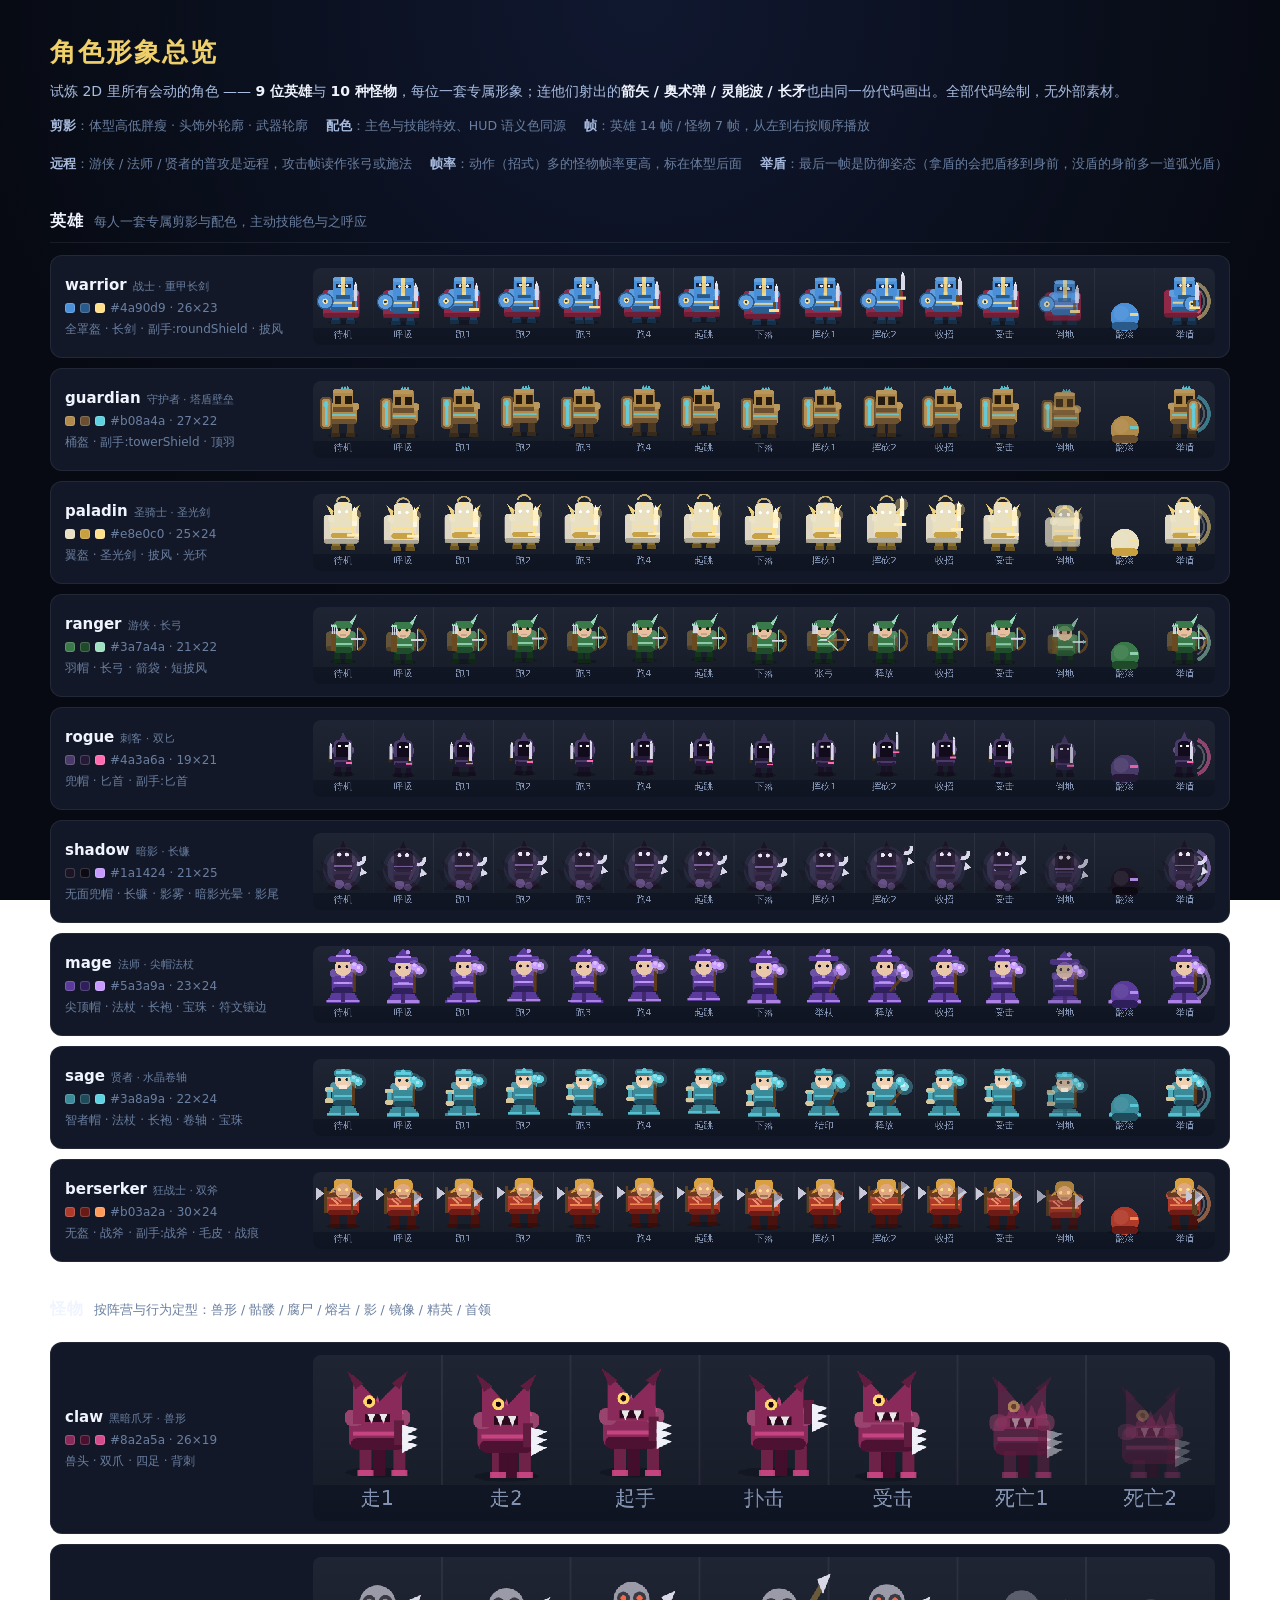
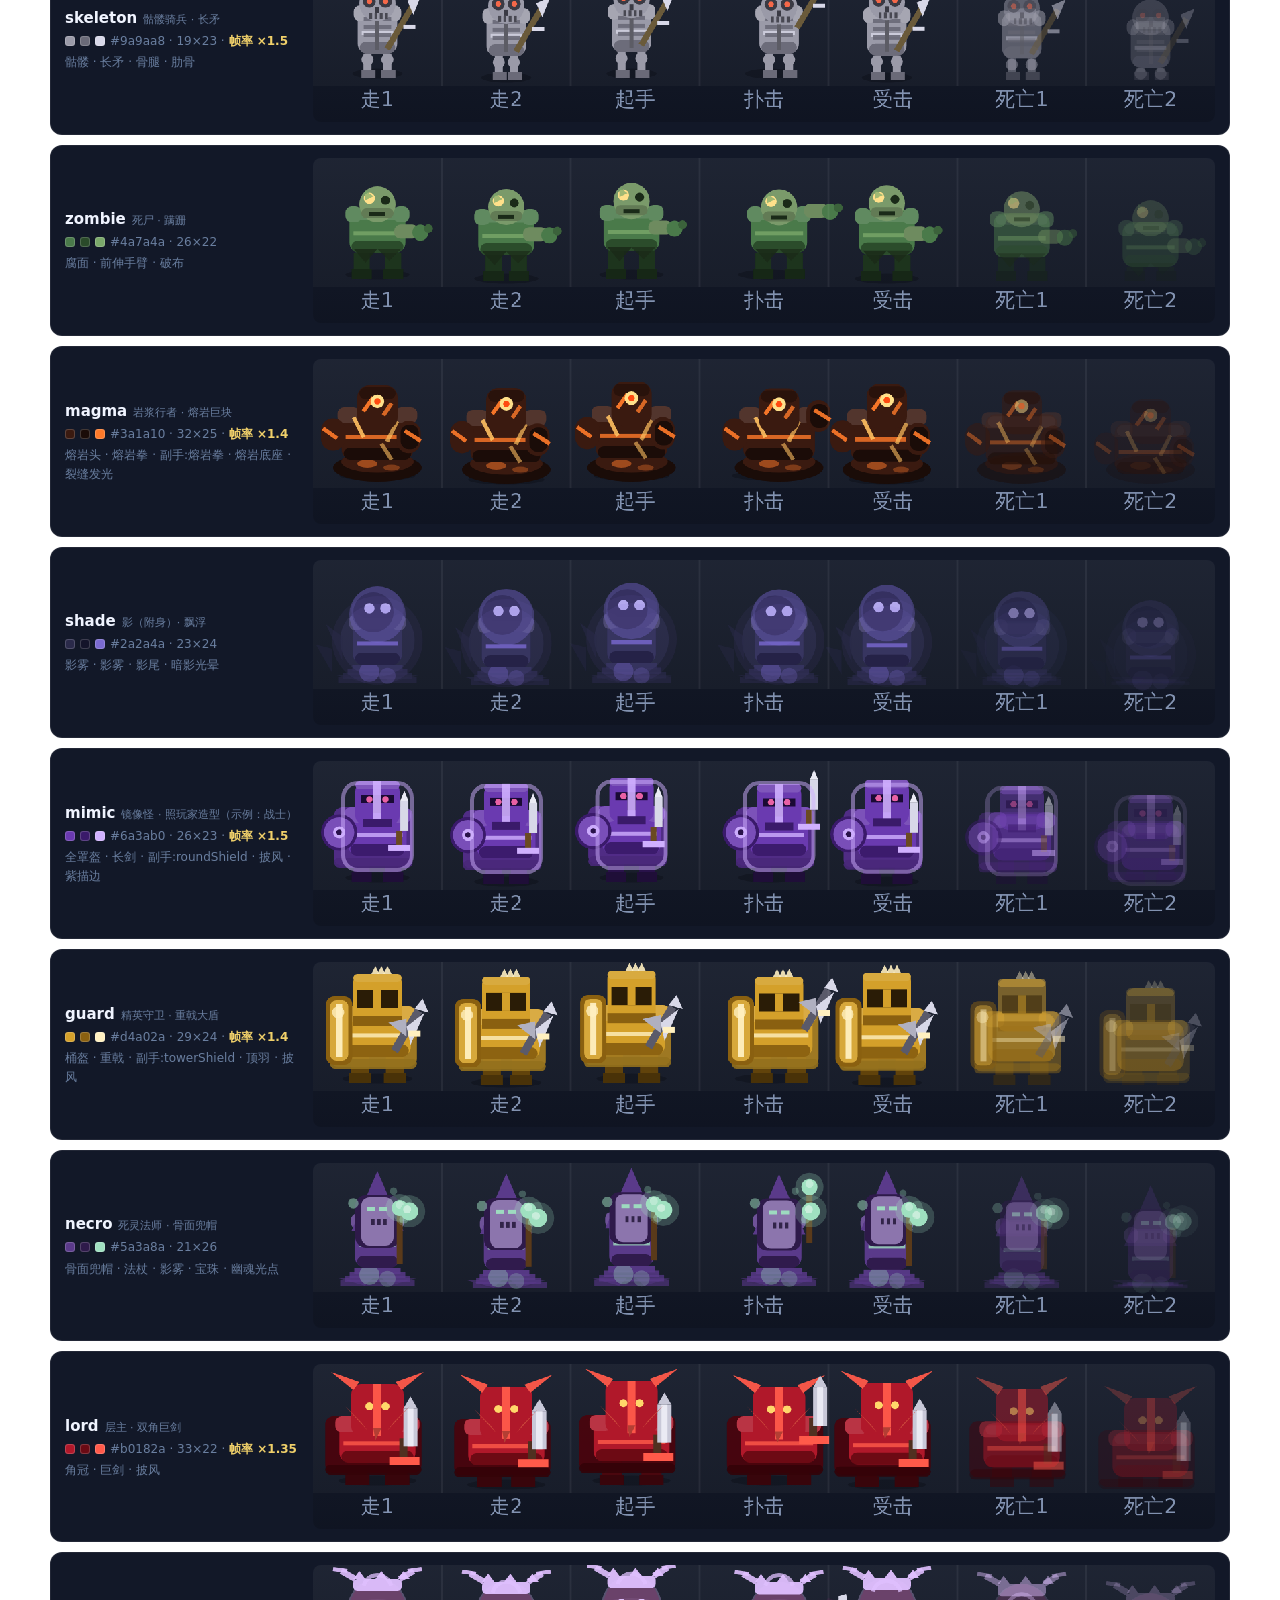
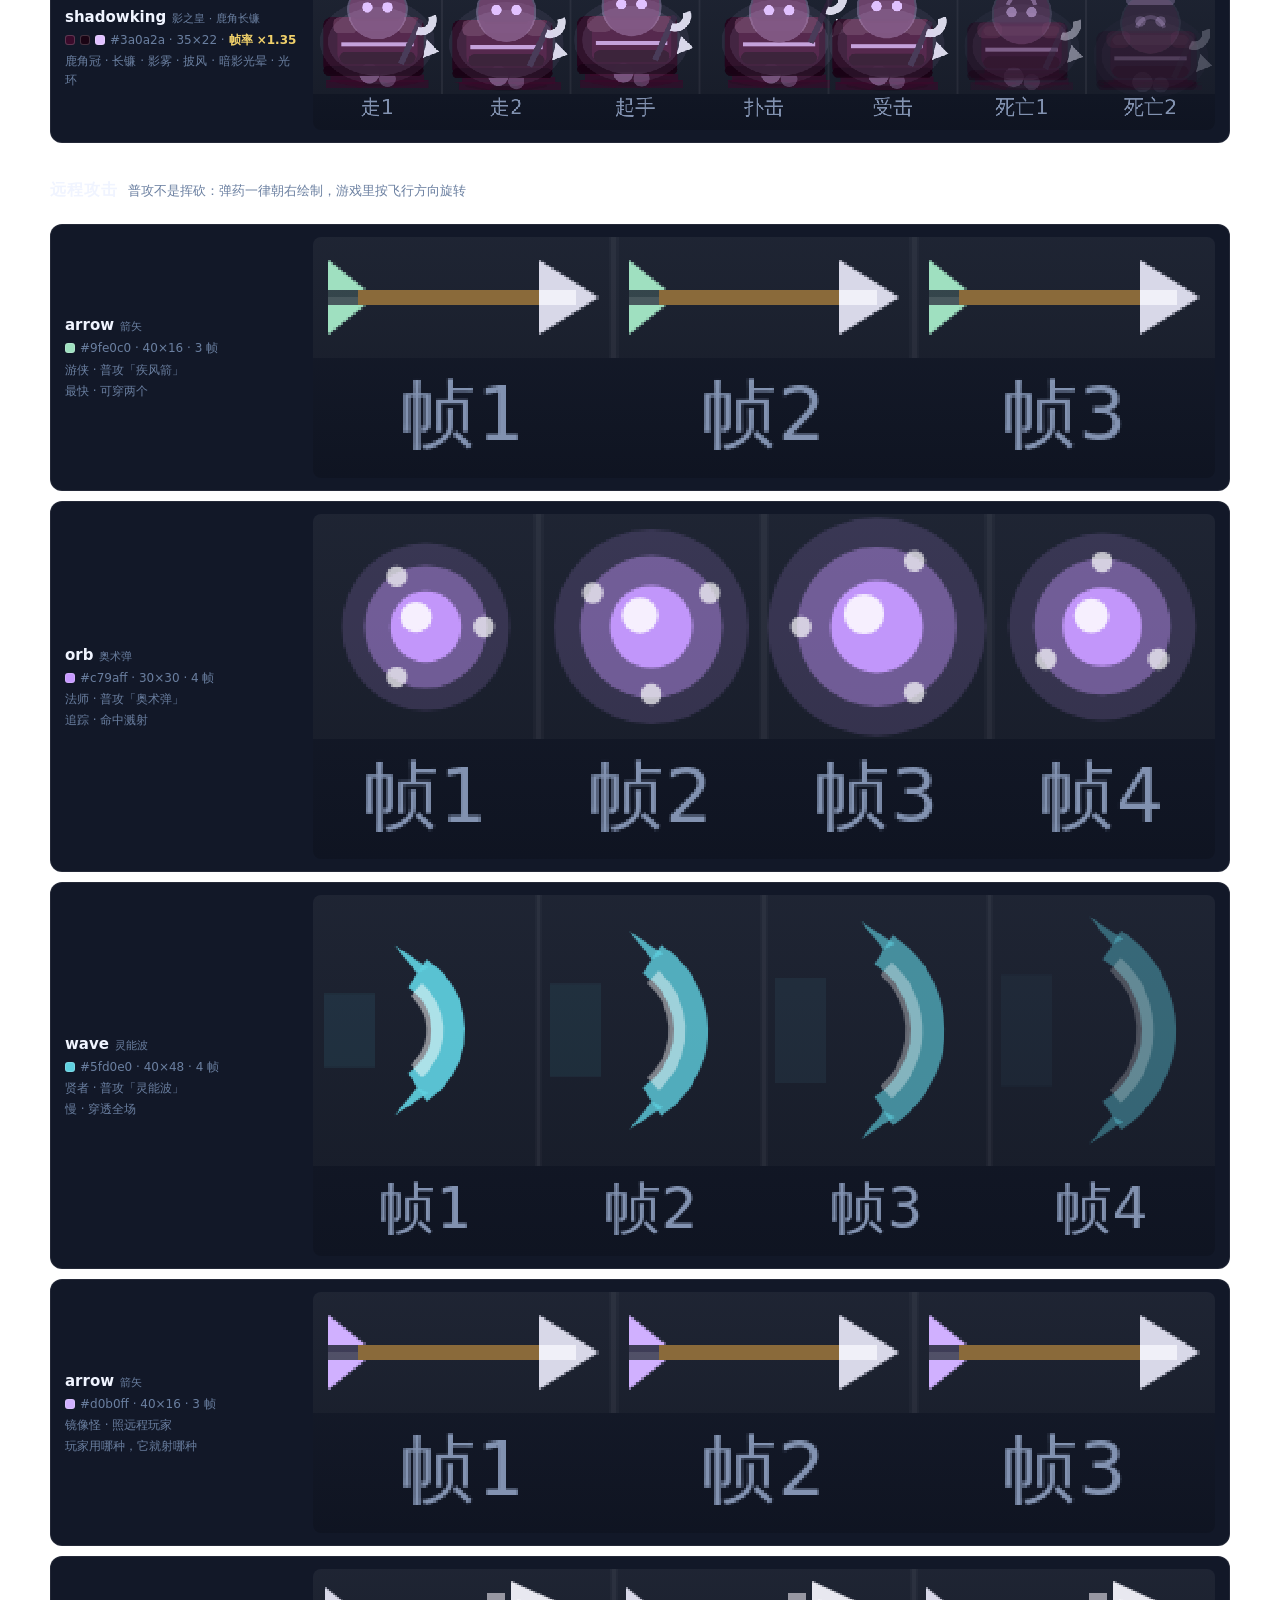
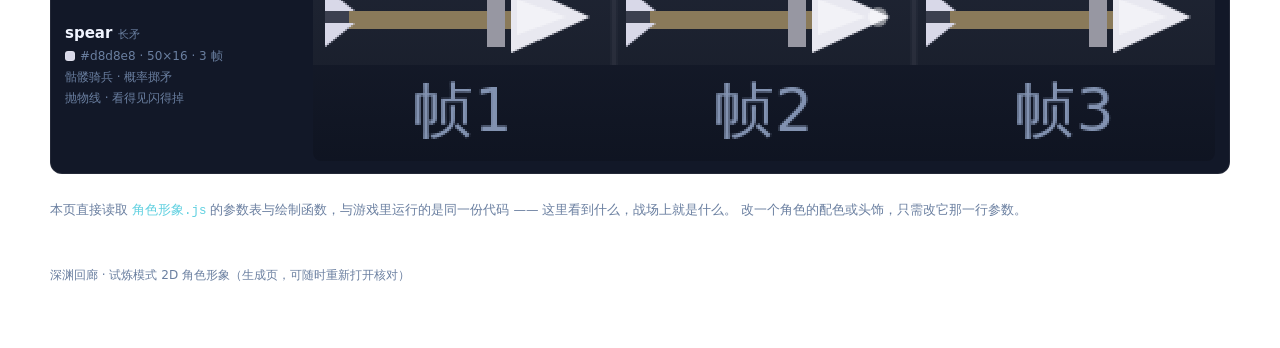
<file: 其他/角色形象预览.html>
<!DOCTYPE html>
<html lang="zh-CN">
<head>
<meta charset="UTF-8">
<title>角色形象总览 · 深渊回廊</title>
<style>
  :root {
    --bg: #070a12;
    --panel: #121828;
    --panel-line: rgba(255, 255, 255, 0.07);
    --text: #f0f4ff;
    --sub: #a8bce0;
    --muted: #6a7fa0;
    --gold: #f0d06a;
    --good: #73f0b4;
    --accent: #5fd0e0;
    --danger: #e86878;
  }
  * { box-sizing: border-box; }
  body {
    margin: 0; padding: 32px 28px 64px;
    background: radial-gradient(circle at 50% 0, #101830 0%, var(--bg) 62%) fixed;
    color: var(--text);
    font-family: "Microsoft YaHei", "Segoe UI", system-ui, sans-serif;
    font-size: 14px; line-height: 1.6;
  }
  header { max-width: 1180px; margin: 0 auto 26px; }
  h1 { margin: 0 0 6px; font-size: 26px; color: var(--gold); letter-spacing: 2px; }
  .lede { color: var(--sub); margin: 0; }
  .lede strong { color: var(--text); font-weight: 600; }
  .legend { margin-top: 14px; display: flex; gap: 18px; flex-wrap: wrap; color: var(--muted); font-size: 12.5px; }
  .legend b { color: var(--sub); font-weight: 600; }

  h2 {
    max-width: 1180px; margin: 34px auto 12px; font-size: 16px; color: var(--text);
    letter-spacing: 1px; padding-bottom: 8px; border-bottom: 1px solid var(--panel-line);
  }
  h2 span { color: var(--muted); font-size: 12.5px; font-weight: 400; margin-left: 10px; letter-spacing: 0; }

  .row {
    max-width: 1180px; margin: 0 auto 10px; padding: 12px 14px;
    background: var(--panel); border: 1px solid var(--panel-line); border-radius: 12px;
    display: grid; grid-template-columns: 232px 1fr; gap: 16px; align-items: center;
  }
  .who { min-width: 0; }
  .name { font-weight: 700; font-size: 15px; }
  .name i { font-style: normal; font-size: 11px; color: var(--muted); margin-left: 6px; font-weight: 400; }
  .meta { color: var(--muted); font-size: 12px; margin-top: 2px; }
  .swatch { display: inline-block; width: 10px; height: 10px; border-radius: 3px; margin-right: 5px; vertical-align: -1px; border: 1px solid rgba(255,255,255,0.18); }
  .frames { overflow: hidden; }
  canvas {
    display: block; width: 100%; height: auto;
    image-rendering: pixelated; image-rendering: crisp-edges;
    background: linear-gradient(180deg, rgba(255,255,255,0.025), rgba(0,0,0,0.16));
    border-radius: 8px;
  }
  .hint { max-width: 1180px; margin: 26px auto 0; color: var(--muted); font-size: 12.5px; }
  .hint code { color: var(--accent); }
  footer { max-width: 1180px; margin: 30px auto 0; color: var(--muted); font-size: 12px; border-top: 1px solid var(--panel-line); padding-top: 14px; }
</style>
</head>
<body>
<header>
  <h1>角色形象总览</h1>
  <p class="lede">试炼 2D 里所有会动的角色 —— <strong>9 位英雄</strong>与 <strong>10 种怪物</strong>，每位一套专属形象；连他们射出的<strong>箭矢 / 奥术弹 / 灵能波 / 长矛</strong>也由同一份代码画出。全部代码绘制，无外部素材。</p>
  <div class="legend">
    <span><b>剪影</b>：体型高低胖瘦 · 头饰外轮廓 · 武器轮廓</span>
    <span><b>配色</b>：主色与技能特效、HUD 语义色同源</span>
    <span><b>帧</b>：英雄 14 帧 / 怪物 7 帧，从左到右按顺序播放</span>
    <span><b>远程</b>：游侠 / 法师 / 贤者的普攻是远程，攻击帧读作张弓或施法</span>
    <span><b>帧率</b>：动作（招式）多的怪物帧率更高，标在体型后面</span>
    <span><b>举盾</b>：最后一帧是防御姿态（拿盾的会把盾移到身前，没盾的身前多一道弧光盾）</span>
  </div>
</header>
<div id="app"></div>
<p class="hint">
  本页直接读取 <code>角色形象.js</code> 的参数表与绘制函数，与游戏里运行的是同一份代码 —— 这里看到什么，战场上就是什么。
  改一个角色的配色或头饰，只需改它那一行参数。
</p>
<footer>深渊回廊 · 试炼模式 2D 角色形象（生成页，可随时重新打开核对）</footer>

<script src="../角色形象.js"></script>
<script>
(function () {
  var A = window.角色形象;
  var app = document.getElementById('app');
  var FRAME_LABEL = {
    hero: ['待机', '呼吸', '跑1', '跑2', '跑3', '跑4', '起跳', '下落', '挥砍1', '挥砍2', '收招', '受击', '倒地', '翻滚', '举盾'],
    mob: ['走1', '走2', '起手', '扑击', '受击', '死亡1', '死亡2']
  };
  var HEAD_NAME = {
    helm: '全罩盔', greathelm: '桶盔', wingHelm: '翼盔', hood: '兜帽', facelessHood: '无面兜帽',
    featherCap: '羽帽', pointedHat: '尖顶帽', sageCap: '智者帽', bare: '无盔', skull: '骷髅',
    rot: '腐面', molten: '熔岩头', beast: '兽头', wisp: '影雾', hornedCrown: '角冠',
    crownAntlers: '鹿角冠', necroMask: '骨面兜帽', mirror: '镜像兜帽'
  };
  var WEAPON_NAME = {
    sword: '长剑', glowSword: '圣光剑', greatsword: '巨剑', dagger: '匕首', axe: '战斧', bow: '长弓',
    staff: '法杖', scythe: '长镰', spear: '长矛', halberd: '重戟', claws: '双爪', fist: '熔岩拳',
    arm: '前伸手臂', mirror: '镜像武器'
  };
  var LEGS_NAME = { legs: '双腿', robe: '长袍', wisp: '影雾', lava: '熔岩底座', beast: '四足', bones: '骨腿' };
  var EXTRA_NAME = {
    cape: '披风', plume: '顶羽', quiver: '箭袋', orb: '宝珠', scroll: '卷轴', halo: '光环', aura: '暗影光晕',
    cracks: '裂缝发光', spines: '背刺', tails: '影尾', ribs: '肋骨', tatter: '破布', fur: '毛皮',
    scars: '战痕', outline: '紫描边', cloakShort: '短披风', ghostOrbs: '幽魂光点', runeTrim: '符文镶边'
  };
  var HEX = function (c) { return '#' + ('000000' + c.toString(16)).slice(-6); };

  function group(title, sub, ids) {
    var h = document.createElement('h2');
    h.innerHTML = title + '<span>' + sub + '</span>';
    app.appendChild(h);
    ids.forEach(function (id) { app.appendChild(row(id)); });
  }

  function row(id) {
    var look = A.LOOKS[id];
    // 镜像怪在游戏里照玩家造型生成（体型与装备取玩家英雄），预览页以战士为例
    if (id === 'mimic') {
      var src = A.LOOKS.warrior;
      look = {
        kind: 'mob', className: '镜像怪 · 照玩家造型（示例：战士）', build: src.build, colors: A.LOOKS.mimic.colors,
        head: src.head, weapon: src.weapon, offhand: src.offhand, legs: src.legs,
        extras: (src.extras || []).concat(['outline']),
        animRate: A.LOOKS.mimic.animRate
      };
    }
    var isHero = look.kind === 'hero';
    var n = A.framesOf(look);
    var c = look.colors, b = look.build;

    var wrap = document.createElement('div');
    wrap.className = 'row';

    var who = document.createElement('div');
    who.className = 'who';
    var gear = [];
    if (look.head) gear.push(HEAD_NAME[look.head] || look.head);
    if (look.weapon) gear.push(WEAPON_NAME[look.weapon] || look.weapon);
    if (look.offhand) gear.push('副手:' + (WEAPON_NAME[look.offhand] || look.offhand));
    if (look.legs && LEGS_NAME[look.legs] && look.legs !== 'legs') gear.push(LEGS_NAME[look.legs]);
    (look.extras || []).forEach(function (e) { if (EXTRA_NAME[e]) gear.push(EXTRA_NAME[e]); });
    var rate = look.animRate || 1;
    who.innerHTML =
      '<div class="name">' + id + '<i>' + (look.className || '') + '</i></div>' +
      '<div class="meta"><span class="swatch" style="background:' + HEX(c.main) + '"></span>' +
      '<span class="swatch" style="background:' + HEX(c.sub) + '"></span>' +
      '<span class="swatch" style="background:' + HEX(c.acc) + '"></span>' +
      HEX(c.main) + ' · ' + b.bw + '×' + b.bh +
      (rate !== 1 ? ' · <b style="color:#f0d06a">帧率 ×' + rate + '</b>' : '') + '</div>' +
      '<div class="meta">' + gear.join(' · ') + '</div>';

    var box = document.createElement('div');
    box.className = 'frames';
    var cvs = document.createElement('canvas');
    var SCALE = 3;                       // 每帧 64px → 画 192px，显示时再按容器缩放
    cvs.width = n * 64 * SCALE;
    cvs.height = 64 * SCALE + 18 * SCALE;
    var ctx = cvs.getContext('2d');
    ctx.setTransform(SCALE, 0, 0, SCALE, 0, 0);
    ctx.fillStyle = 'rgba(255,255,255,0.03)';
    ctx.fillRect(0, 0, n * 64, 64);
    var g = A.canvasGraphics(ctx);
    for (var f = 0; f < n; f++) A.drawFrame(g, look, f, f * 64, look.kind);
    // 帧之间的分隔线与标签
    ctx.strokeStyle = 'rgba(255,255,255,0.06)';
    ctx.lineWidth = 1;
    for (var s = 1; s < n; s++) { ctx.beginPath(); ctx.moveTo(s * 64, 0); ctx.lineTo(s * 64, 64); ctx.stroke(); }
    ctx.fillStyle = 'rgba(168,188,224,0.75)';
    ctx.font = '10px "Microsoft YaHei", system-ui, sans-serif';
    ctx.textAlign = 'center';
    var labels = isHero ? FRAME_LABEL.hero.slice() : FRAME_LABEL.mob;
    if (isHero && look.ranged) {
      // 远程英雄的攻击帧不是挥砍：按弹道改标签
      labels[8] = { arrow: '张弓', orb: '举杖', wave: '结印' }[look.ranged] || '瞄准';
      labels[9] = '释放';
      labels[10] = '收招';
    }
    for (var t = 0; t < n; t++) ctx.fillText(labels[t] || '', t * 64 + 32, 74);
    box.appendChild(cvs);

    wrap.appendChild(who);
    wrap.appendChild(box);
    return wrap;
  }

  // ---------- 远程攻击：弹药逐帧 ----------
  var SHOT_ROWS = [
    { kind: 'arrow', who: '游侠 · 普攻「疾风箭」', color: A.LOOKS.ranger.colors.acc, note: '最快 · 可穿两个' },
    { kind: 'orb',   who: '法师 · 普攻「奥术弹」', color: A.LOOKS.mage.colors.acc,   note: '追踪 · 命中溅射' },
    { kind: 'wave',  who: '贤者 · 普攻「灵能波」', color: A.LOOKS.sage.colors.acc,   note: '慢 · 穿透全场' },
    { kind: 'arrow', who: '镜像怪 · 照远程玩家',   color: A.LOOKS.mimic.colors.acc,  note: '玩家用哪种，它就射哪种' },
    { kind: 'spear', who: '骷髅骑兵 · 概率掷矛',   color: (A.MOB_SHOTS.skeleton || {}).color || 0xd8d8e8, note: '抛物线 · 看得见闪得掉' }
  ];

  function shotRow(spec) {
    var size = A.shotSize(spec.kind);
    var frame = A.SHOTS[spec.kind];
    var SCALE = 3;

    var wrap = document.createElement('div');
    wrap.className = 'row';

    var who = document.createElement('div');
    who.className = 'who';
    who.innerHTML =
      '<div class="name">' + spec.kind + '<i>' + (frame ? frame.name : '') + '</i></div>' +
      '<div class="meta"><span class="swatch" style="background:' + HEX(spec.color) + '"></span>' +
      HEX(spec.color) + ' · ' + size.w + '×' + size.h + ' · ' + size.frames + ' 帧</div>' +
      '<div class="meta">' + spec.who + '</div>' +
      '<div class="meta">' + (spec.note || '') + '</div>';

    var box = document.createElement('div');
    box.className = 'frames';
    var cvs = document.createElement('canvas');
    cvs.width = size.frames * size.w * SCALE;
    cvs.height = size.h * SCALE + 16 * SCALE;
    var ctx = cvs.getContext('2d');
    ctx.setTransform(SCALE, 0, 0, SCALE, 0, 0);
    ctx.fillStyle = 'rgba(255,255,255,0.03)';
    ctx.fillRect(0, 0, size.frames * size.w, size.h);
    var g = A.canvasGraphics(ctx);
    for (var f = 0; f < size.frames; f++) A.drawShotFrame(g, spec.kind, spec.color, f, f * size.w);
    ctx.strokeStyle = 'rgba(255,255,255,0.06)';
    ctx.lineWidth = 1;
    for (var s = 1; s < size.frames; s++) {
      ctx.beginPath(); ctx.moveTo(s * size.w, 0); ctx.lineTo(s * size.w, size.h); ctx.stroke();
    }
    ctx.fillStyle = 'rgba(168,188,224,0.75)';
    ctx.font = '10px "Microsoft YaHei", system-ui, sans-serif';
    ctx.textAlign = 'center';
    for (var t = 0; t < size.frames; t++) ctx.fillText('帧' + (t + 1), t * size.w + size.w / 2, size.h + 11);
    box.appendChild(cvs);

    wrap.appendChild(who);
    wrap.appendChild(box);
    return wrap;
  }

  var ids = Object.keys(A.LOOKS);
  group('英雄', '每人一套专属剪影与配色，主动技能色与之呼应', ids.filter(function (k) { return A.LOOKS[k].kind === 'hero'; }));
  group('怪物', '按阵营与行为定型：兽形 / 骷髅 / 腐尸 / 熔岩 / 影 / 镜像 / 精英 / 首领', ids.filter(function (k) { return A.LOOKS[k].kind !== 'hero'; }));

  var hs = document.createElement('h2');
  hs.innerHTML = '远程攻击<span>普攻不是挥砍：弹药一律朝右绘制，游戏里按飞行方向旋转</span>';
  app.appendChild(hs);
  SHOT_ROWS.forEach(function (spec) { app.appendChild(shotRow(spec)); });
})();
</script>
</body>
</html>
</file>
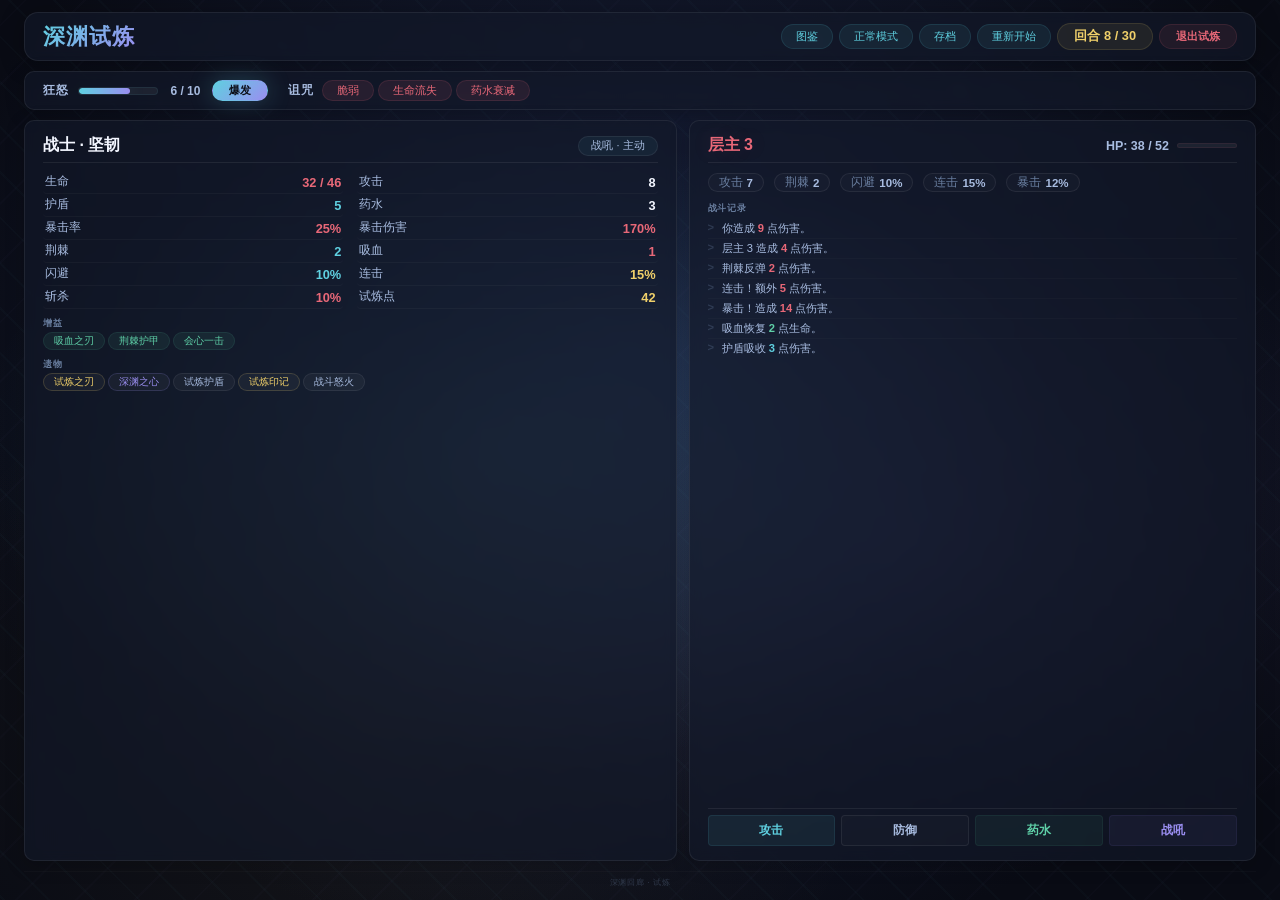
<file: 其他/试炼模式样式预览.html>
<!DOCTYPE html>
<html lang="zh-CN">
<head>
    <meta charset="UTF-8" />
    <meta name="viewport" content="width=device-width, initial-scale=1.0" />
    <title>深渊回廊 · 试炼界面（深渊脉动）</title>
    <style>
        /* ============================================================
           试炼界面 — 深邃动态背景 / 清晰面板 / 冷色
           ============================================================ */
        * {
            box-sizing: border-box;
            margin: 0;
            padding: 0;
        }

        :root {
            color-scheme: dark;
            font-family: "Microsoft YaHei", "PingFang SC", "Segoe UI", sans-serif;

            --bg-body: #090b14;
            --bg-panel: rgba(18, 24, 40, 0.68);
            --border-subtle: rgba(255, 255, 255, 0.07);

            --text-primary: #f3f6ff;
            --text-secondary: #a8bce0;
            --text-muted: #6a7fa0;

            --accent-cyan: #5fd0e0;
            --accent-purple: #9a8ef0;
            --accent-gold: #f0d06a;

            --color-danger: #e86878;
            --color-success: #5fd0a8;
        }

        html,
        body {
            height: 100%;
            margin: 0;
            padding: 0;
            background: #090b14;
            color: var(--text-primary);
            font-family: "Microsoft YaHei", "PingFang SC", "Segoe UI", sans-serif;
            overflow: hidden;
        }

        /* ============================================================
           深渊脉动背景 — 动态光晕 + 流动能量线
           ============================================================ */
        .abyss-bg {
            position: fixed;
            inset: 0;
            pointer-events: none;
            z-index: 0;
            overflow: hidden;
        }

        /* 基础深空 + 动态光晕层 */
        .abyss-bg .base {
            position: absolute;
            inset: 0;
            background:
                radial-gradient(ellipse at 50% 40%, #1a2341 0%, #090b14 80%);
        }

        /* 脉动光晕1 — 青蓝 */
        .abyss-bg .pulse1 {
            position: absolute;
            inset: 0;
            background: radial-gradient(ellipse at 40% 50%, rgba(95, 208, 224, 0.15) 0%, transparent 50%);
            animation: pulseGlow1 6s ease-in-out infinite alternate;
        }

        /* 脉动光晕2 — 紫色，相位差 */
        .abyss-bg .pulse2 {
            position: absolute;
            inset: 0;
            background: radial-gradient(ellipse at 70% 60%, rgba(154, 142, 240, 0.10) 0%, transparent 45%);
            animation: pulseGlow2 8s ease-in-out infinite alternate;
        }

        /* 脉动光晕3 — 淡金，更微弱，增加层次 */
        .abyss-bg .pulse3 {
            position: absolute;
            inset: 0;
            background: radial-gradient(ellipse at 30% 80%, rgba(240, 208, 106, 0.06) 0%, transparent 40%);
            animation: pulseGlow3 7s ease-in-out infinite alternate;
        }

        @keyframes pulseGlow1 {
            0% {
                transform: scale(1) translate(0, 0);
                opacity: 0.6;
            }
            100% {
                transform: scale(1.3) translate(3%, -4%);
                opacity: 1;
            }
        }

        @keyframes pulseGlow2 {
            0% {
                transform: scale(1) translate(0, 0);
                opacity: 0.5;
            }
            100% {
                transform: scale(1.25) translate(-2%, 5%);
                opacity: 0.9;
            }
        }

        @keyframes pulseGlow3 {
            0% {
                transform: scale(1) translate(0, 0);
                opacity: 0.3;
            }
            100% {
                transform: scale(1.4) translate(5%, -2%);
                opacity: 0.7;
            }
        }

        /* 流动能量线条 — 斜向动态扫描 */
        .abyss-bg .energy-lines {
            position: absolute;
            inset: 0;
            background:
                repeating-linear-gradient(45deg,
                    transparent,
                    transparent 30px,
                    rgba(95, 208, 224, 0.02) 30px,
                    rgba(95, 208, 224, 0.02) 32px),
                repeating-linear-gradient(-45deg,
                    transparent,
                    transparent 40px,
                    rgba(154, 142, 240, 0.015) 40px,
                    rgba(154, 142, 240, 0.015) 42px);
            animation: energyFlow 12s linear infinite;
            background-size: 200% 200%;
        }

        @keyframes energyFlow {
            0% {
                background-position: 0% 0%;
            }
            100% {
                background-position: 100% 100%;
            }
        }

        /* 缓慢漂移的星点（极简，静态但位置有微动） */
        .abyss-bg .stars {
            position: absolute;
            inset: 0;
            background-image:
                radial-gradient(2px 2px at 8% 15%, rgba(255, 255, 255, 0.30), transparent),
                radial-gradient(2.5px 2.5px at 25% 55%, rgba(255, 255, 255, 0.20), transparent),
                radial-gradient(3px 3px at 45% 5%, rgba(255, 255, 255, 0.35), transparent),
                radial-gradient(2px 2px at 68% 75%, rgba(255, 255, 255, 0.18), transparent),
                radial-gradient(2px 2px at 88% 35%, rgba(255, 255, 255, 0.25), transparent),
                radial-gradient(3px 3px at 12% 80%, rgba(255, 255, 255, 0.22), transparent),
                radial-gradient(2px 2px at 55% 25%, rgba(255, 255, 255, 0.30), transparent),
                radial-gradient(2px 2px at 35% 85%, rgba(255, 255, 255, 0.18), transparent),
                radial-gradient(3px 3px at 75% 10%, rgba(255, 255, 255, 0.28), transparent),
                radial-gradient(2px 2px at 20% 40%, rgba(255, 255, 255, 0.20), transparent),
                radial-gradient(2px 2px at 50% 50%, rgba(255, 255, 255, 0.12), transparent),
                radial-gradient(2px 2px at 80% 55%, rgba(255, 255, 255, 0.18), transparent),
                radial-gradient(2px 2px at 15% 65%, rgba(255, 255, 255, 0.12), transparent),
                radial-gradient(3px 3px at 60% 90%, rgba(255, 255, 255, 0.18), transparent);
            background-repeat: no-repeat;
            background-size: 100% 100%;
            animation: starDrift 30s ease-in-out infinite alternate;
        }

        @keyframes starDrift {
            0% {
                transform: translate(0, 0) scale(1);
            }
            100% {
                transform: translate(-2%, 1%) scale(1.02);
            }
        }

        /* ============================================================
           UI层 — 通透面板
           ============================================================ */
        .trial-screen {
            position: relative;
            z-index: 2;
            display: flex;
            flex-direction: column;
            height: 100vh;
            width: 100vw;
            padding: 12px 24px 10px 24px;
            gap: 10px;
        }

        /* ===== 顶部栏 ===== */
        .trial-topbar {
            display: flex;
            justify-content: space-between;
            align-items: center;
            padding: 8px 18px;
            background: var(--bg-panel);
            border: 1px solid var(--border-subtle);
            border-radius: 14px;
            flex-shrink: 0;
            flex-wrap: wrap;
            gap: 6px;
            box-shadow: 0 4px 24px rgba(0, 0, 0, 0.3);
            backdrop-filter: blur(6px);
            -webkit-backdrop-filter: blur(6px);
        }

        .trial-topbar-left {
            display: flex;
            align-items: baseline;
            gap: 6px;
        }

        .trial-title {
            font-size: 1.4rem;
            font-weight: 700;
            background: linear-gradient(135deg, var(--accent-cyan), var(--accent-purple));
            -webkit-background-clip: text;
            -webkit-text-fill-color: transparent;
            background-clip: text;
            letter-spacing: 0.04em;
        }

        .trial-topbar-right {
            display: flex;
            align-items: center;
            gap: 6px;
            flex-wrap: wrap;
        }

        .trial-ghost-btn {
            padding: 4px 14px;
            border-radius: 999px;
            font-size: 0.7rem;
            font-weight: 500;
            background: rgba(95, 208, 224, 0.08);
            color: var(--accent-cyan);
            border: 1px solid rgba(95, 208, 224, 0.12);
            cursor: pointer;
            transition: all 0.2s ease;
            white-space: nowrap;
        }

        .trial-ghost-btn:hover {
            background: rgba(95, 208, 224, 0.18);
            border-color: rgba(95, 208, 224, 0.30);
            color: var(--text-primary);
        }

        .trial-rounds {
            font-size: 0.8rem;
            font-weight: 600;
            color: var(--accent-gold);
            padding: 4px 16px;
            border-radius: 999px;
            background: rgba(240, 208, 106, 0.08);
            border: 1px solid rgba(240, 208, 106, 0.12);
        }

        .trial-exit-btn {
            padding: 4px 16px;
            border-radius: 999px;
            font-size: 0.7rem;
            font-weight: 600;
            background: rgba(232, 104, 120, 0.08);
            border: 1px solid rgba(232, 104, 120, 0.12);
            color: var(--color-danger);
            cursor: pointer;
            transition: all 0.2s ease;
        }

        .trial-exit-btn:hover {
            background: rgba(232, 104, 120, 0.18);
            border-color: rgba(232, 104, 120, 0.25);
        }

        /* ===== 状态条 ===== */
        .trial-status-bar {
            display: flex;
            align-items: center;
            gap: 20px;
            padding: 8px 18px;
            background: var(--bg-panel);
            border: 1px solid var(--border-subtle);
            border-radius: 10px;
            flex-shrink: 0;
            flex-wrap: wrap;
            box-shadow: 0 4px 18px rgba(0, 0, 0, 0.25);
            backdrop-filter: blur(6px);
            -webkit-backdrop-filter: blur(6px);
        }

        .trial-fury-section {
            display: flex;
            align-items: center;
            gap: 10px;
            flex: 0 1 auto;
        }

        .trial-fury-label {
            font-size: 0.75rem;
            font-weight: 600;
            color: var(--text-secondary);
            letter-spacing: 0.06em;
        }

        .trial-fury-bar-wrap {
            width: 80px;
            height: 8px;
            background: rgba(255, 255, 255, 0.06);
            border-radius: 4px;
            overflow: hidden;
            border: 1px solid rgba(95, 208, 224, 0.08);
        }

        .trial-fury-fill {
            height: 100%;
            background: linear-gradient(90deg, var(--accent-cyan), var(--accent-purple));
            border-radius: 4px;
            transition: width 0.4s ease;
            width: 65%;
            box-shadow: 0 0 20px rgba(95, 208, 224, 0.20);
        }

        .trial-fury-text {
            font-size: 0.75rem;
            font-weight: 600;
            color: var(--text-secondary);
            min-width: 34px;
            text-align: center;
        }

        .trial-fury-btn {
            padding: 2px 16px;
            border-radius: 999px;
            font-size: 0.7rem;
            font-weight: 700;
            background: rgba(255, 255, 255, 0.04);
            border: 1px solid var(--border-subtle);
            color: var(--text-muted);
            cursor: pointer;
            transition: all 0.2s ease;
            opacity: 0.5;
            pointer-events: none;
        }

        .trial-fury-btn.active {
            opacity: 1;
            pointer-events: auto;
            background: linear-gradient(135deg, var(--accent-cyan), var(--accent-purple));
            border-color: transparent;
            color: #0c0e17;
            box-shadow: 0 0 25px rgba(95, 208, 224, 0.25);
        }

        .trial-fury-btn.active:hover {
            transform: scale(1.04);
            box-shadow: 0 0 35px rgba(95, 208, 224, 0.35);
        }

        .trial-curse-section {
            display: flex;
            align-items: center;
            gap: 8px;
            flex-wrap: wrap;
        }

        .trial-curse-label {
            font-size: 0.75rem;
            font-weight: 600;
            color: var(--text-secondary);
            letter-spacing: 0.06em;
        }

        .trial-curse-list {
            display: flex;
            flex-wrap: wrap;
            gap: 4px;
        }

        .trial-curse-badge {
            padding: 2px 14px;
            border-radius: 999px;
            font-size: 0.7rem;
            font-weight: 500;
            background: rgba(232, 104, 120, 0.10);
            border: 1px solid rgba(232, 104, 120, 0.12);
            color: var(--color-danger);
            cursor: default;
        }

        /* ===== 战斗区域 ===== */
        .trial-battle-area {
            display: grid;
            grid-template-columns: 1.15fr 1fr;
            gap: 12px;
            flex: 1 1 auto;
            min-height: 0;
        }

        .trial-player-panel,
        .trial-enemy-panel {
            background: var(--bg-panel);
            border: 1px solid var(--border-subtle);
            border-radius: 10px;
            padding: 14px 18px;
            display: flex;
            flex-direction: column;
            gap: 8px;
            box-shadow: 0 4px 20px rgba(0, 0, 0, 0.20);
            backdrop-filter: blur(6px);
            -webkit-backdrop-filter: blur(6px);
        }

        .trial-player-panel {
            overflow-y: auto;
            min-height: 0;
        }

        .trial-player-panel::-webkit-scrollbar {
            width: 4px;
        }
        .trial-player-panel::-webkit-scrollbar-thumb {
            background: rgba(95, 208, 224, 0.20);
            border-radius: 4px;
        }

        .trial-enemy-panel {
            min-height: 0;
        }

        .trial-panel-header {
            display: flex;
            justify-content: space-between;
            align-items: center;
            padding-bottom: 6px;
            border-bottom: 1px solid var(--border-subtle);
            flex-shrink: 0;
        }

        .trial-hero-name {
            font-size: 1rem;
            font-weight: 700;
            color: var(--text-primary);
        }

        .trial-hero-skill {
            font-size: 0.68rem;
            color: var(--text-secondary);
            background: rgba(95, 208, 224, 0.06);
            padding: 2px 12px;
            border-radius: 999px;
            border: 1px solid var(--border-subtle);
        }

        .trial-stats-grid {
            display: grid;
            grid-template-columns: 1fr 1fr;
            gap: 0px 14px;
            flex-shrink: 0;
        }

        .trial-stat-item {
            display: flex;
            justify-content: space-between;
            align-items: center;
            padding: 3px 2px;
            border-radius: 4px;
            font-size: 0.78rem;
            border-bottom: 1px solid rgba(255, 255, 255, 0.03);
        }

        .trial-stat-item span {
            color: var(--text-secondary);
            font-size: 0.74rem;
        }

        .trial-stat-item strong {
            font-weight: 600;
            color: var(--text-primary);
            font-size: 0.8rem;
        }

        .trial-stat-item strong.danger {
            color: var(--color-danger);
        }
        .trial-stat-item strong.highlight {
            color: var(--accent-cyan);
        }
        .trial-stat-item strong.gold {
            color: var(--accent-gold);
        }
        .trial-stat-item strong.success {
            color: var(--color-success);
        }

        .trial-bonuses-section,
        .trial-relics-section {
            flex-shrink: 0;
        }

        .trial-section-label {
            font-size: 0.56rem;
            color: var(--text-muted);
            text-transform: uppercase;
            letter-spacing: 0.1em;
            display: block;
            margin-bottom: 2px;
            font-weight: 600;
        }

        .trial-bonus-list,
        .trial-relic-list {
            display: flex;
            flex-wrap: wrap;
            gap: 3px;
        }

        .trial-bonus-badge {
            padding: 1px 10px;
            border-radius: 999px;
            font-size: 0.62rem;
            font-weight: 500;
            background: rgba(95, 208, 168, 0.08);
            border: 1px solid rgba(95, 208, 168, 0.10);
            color: var(--color-success);
        }

        .trial-relic-badge {
            padding: 1px 10px;
            border-radius: 999px;
            font-size: 0.62rem;
            font-weight: 500;
            background: rgba(255, 255, 255, 0.04);
            border: 1px solid var(--border-subtle);
            color: var(--text-secondary);
        }

        .trial-relic-badge.rare {
            border-color: rgba(240, 208, 106, 0.18);
            color: var(--accent-gold);
        }
        .trial-relic-badge.purple {
            border-color: rgba(154, 142, 240, 0.18);
            color: var(--accent-purple);
        }

        .trial-enemy-header {
            display: flex;
            justify-content: space-between;
            align-items: center;
            padding-bottom: 6px;
            border-bottom: 1px solid var(--border-subtle);
            flex-shrink: 0;
        }

        .trial-enemy-name {
            font-size: 1rem;
            font-weight: 700;
            color: var(--color-danger);
            text-shadow: 0 0 20px rgba(232, 104, 120, 0.15);
        }

        .trial-enemy-hp {
            font-size: 0.78rem;
            color: var(--text-secondary);
            font-weight: 600;
            display: flex;
            align-items: center;
            gap: 8px;
        }

        .trial-enemy-hp .hp-bar {
            display: inline-block;
            width: 60px;
            height: 5px;
            background: rgba(255, 255, 255, 0.06);
            border-radius: 3px;
            overflow: hidden;
            border: 1px solid rgba(232, 104, 120, 0.08);
        }

        .trial-enemy-hp .hp-bar .hp-fill {
            height: 100%;
            background: linear-gradient(90deg, var(--color-danger), var(--accent-gold));
            border-radius: 3px;
            width: 73%;
            transition: width 0.4s ease;
        }

        .trial-enemy-stats {
            font-size: 0.72rem;
            color: var(--text-muted);
            padding: 2px 0;
            flex-shrink: 0;
            display: flex;
            flex-wrap: wrap;
            gap: 2px 10px;
        }

        .trial-enemy-stats .stat-tag {
            display: inline-flex;
            align-items: center;
            gap: 4px;
            background: rgba(255, 255, 255, 0.02);
            padding: 1px 10px;
            border-radius: 999px;
            border: 1px solid var(--border-subtle);
            font-weight: 500;
        }

        .trial-enemy-stats .stat-tag .val {
            color: var(--text-secondary);
            font-weight: 600;
        }

        .trial-log-section {
            flex: 1;
            min-height: 0;
            display: flex;
            flex-direction: column;
        }

        .trial-log-list {
            flex: 1;
            overflow-y: auto;
            padding: 0;
            margin: 2px 0 0;
            list-style: none;
            font-size: 0.7rem;
            color: var(--text-secondary);
            min-height: 20px;
        }

        .trial-log-list::-webkit-scrollbar {
            width: 3px;
        }
        .trial-log-list::-webkit-scrollbar-thumb {
            background: rgba(95, 208, 224, 0.20);
            border-radius: 3px;
        }

        .trial-log-list li {
            padding: 2px 0 2px 14px;
            border-bottom: 1px solid rgba(255, 255, 255, 0.02);
            position: relative;
        }

        .trial-log-list li::before {
            content: '>';
            position: absolute;
            left: 0;
            color: var(--text-muted);
            opacity: 0.3;
            font-weight: 700;
        }

        .trial-log-list li:last-child {
            border-bottom: none;
        }

        .trial-log-list .log-damage {
            color: var(--color-danger);
            font-weight: 700;
        }
        .trial-log-list .log-heal {
            color: var(--color-success);
            font-weight: 700;
        }
        .trial-log-list .log-shield {
            color: var(--accent-cyan);
            font-weight: 700;
        }

        .trial-action-area {
            display: flex;
            gap: 6px;
            flex-wrap: wrap;
            padding-top: 6px;
            border-top: 1px solid var(--border-subtle);
            flex-shrink: 0;
        }

        .trial-action-btn {
            padding: 6px 14px;
            border-radius: 4px;
            font-size: 0.76rem;
            font-weight: 600;
            border: 1px solid var(--border-subtle);
            background: rgba(255, 255, 255, 0.03);
            color: var(--text-secondary);
            cursor: pointer;
            transition: all 0.2s ease;
            flex: 1;
            min-width: 48px;
            text-align: center;
        }

        .trial-action-btn:hover:not(:disabled) {
            background: rgba(255, 255, 255, 0.08);
            border-color: rgba(255, 255, 255, 0.16);
            transform: translateY(-1px);
            color: var(--text-primary);
        }

        .trial-action-btn:disabled {
            opacity: 0.35;
            cursor: not-allowed;
            transform: none !important;
        }

        .trial-action-btn.primary {
            background: rgba(95, 208, 224, 0.08);
            border-color: rgba(95, 208, 224, 0.10);
            color: var(--accent-cyan);
        }

        .trial-action-btn.primary:hover:not(:disabled) {
            background: rgba(95, 208, 224, 0.16);
            border-color: rgba(95, 208, 224, 0.22);
        }

        .trial-action-btn.secondary {
            background: rgba(255, 255, 255, 0.02);
            color: var(--text-secondary);
        }

        .trial-action-btn.secondary:hover:not(:disabled) {
            background: rgba(255, 255, 255, 0.06);
        }

        .trial-action-btn.heal {
            background: rgba(95, 208, 168, 0.06);
            border-color: rgba(95, 208, 168, 0.08);
            color: var(--color-success);
        }

        .trial-action-btn.heal:hover:not(:disabled) {
            background: rgba(95, 208, 168, 0.12);
            border-color: rgba(95, 208, 168, 0.16);
        }

        .trial-action-btn.skill {
            background: rgba(154, 142, 240, 0.06);
            border-color: rgba(154, 142, 240, 0.08);
            color: var(--accent-purple);
        }

        .trial-action-btn.skill:hover:not(:disabled) {
            background: rgba(154, 142, 240, 0.12);
            border-color: rgba(154, 142, 240, 0.16);
        }

        .trial-footer {
            padding: 2px 8px;
            text-align: center;
            color: var(--text-muted);
            font-size: 0.52rem;
            letter-spacing: 0.08em;
            opacity: 0.35;
            flex-shrink: 0;
            border-top: 1px solid var(--border-subtle);
            padding-top: 5px;
        }

        /* ============================================================
           响应式
           ============================================================ */
        @media (max-width: 820px) {
            .trial-screen {
                padding: 10px 16px 8px 16px;
                gap: 8px;
            }
            .trial-battle-area {
                grid-template-columns: 1fr;
                gap: 8px;
            }
            .trial-player-panel {
                max-height: 280px;
            }
            .trial-enemy-panel {
                min-height: 160px;
            }
            .trial-topbar {
                padding: 6px 14px;
            }
            .trial-title {
                font-size: 1.2rem;
            }
            .trial-ghost-btn {
                font-size: 0.62rem;
                padding: 3px 10px;
            }
            .trial-rounds {
                font-size: 0.7rem;
                padding: 2px 12px;
            }
            .trial-exit-btn {
                font-size: 0.62rem;
                padding: 3px 12px;
            }
            .trial-status-bar {
                gap: 12px;
                padding: 6px 14px;
            }
        }

        @media (max-width: 480px) {
            .trial-screen {
                padding: 6px 8px 4px 8px;
                gap: 6px;
            }
            .trial-title {
                font-size: 1rem;
            }
            .trial-topbar-right .trial-ghost-btn {
                display: none;
            }
            .trial-topbar-right .trial-ghost-btn:nth-child(1),
            .trial-topbar-right .trial-ghost-btn:nth-child(2) {
                display: inline-block;
            }
            .trial-rounds {
                font-size: 0.6rem;
                padding: 1px 8px;
            }
            .trial-exit-btn {
                font-size: 0.55rem;
                padding: 2px 8px;
            }
            .trial-player-panel {
                max-height: 200px;
                padding: 8px 10px;
            }
            .trial-enemy-panel {
                padding: 8px 10px;
                min-height: 120px;
            }
            .trial-stats-grid {
                grid-template-columns: 1fr 1fr;
                gap: 0px 6px;
            }
            .trial-stat-item {
                font-size: 0.7rem;
                padding: 2px 0;
            }
            .trial-stat-item span {
                font-size: 0.65rem;
            }
            .trial-stat-item strong {
                font-size: 0.72rem;
            }
            .trial-action-btn {
                font-size: 0.65rem;
                padding: 4px 6px;
                min-width: 36px;
            }
            .trial-hero-name {
                font-size: 0.9rem;
            }
            .trial-hero-skill {
                font-size: 0.6rem;
                padding: 1px 10px;
            }
            .trial-enemy-name {
                font-size: 0.9rem;
            }
            .trial-enemy-hp {
                font-size: 0.7rem;
            }
            .trial-enemy-hp .hp-bar {
                width: 40px;
                height: 4px;
            }
            .trial-enemy-stats {
                font-size: 0.65rem;
                gap: 2px 8px;
            }
            .trial-log-list {
                font-size: 0.62rem;
            }
            .trial-fury-label,
            .trial-curse-label {
                font-size: 0.65rem;
            }
            .trial-fury-text {
                font-size: 0.65rem;
                min-width: 26px;
            }
            .trial-fury-btn {
                font-size: 0.55rem;
                padding: 1px 10px;
            }
            .trial-curse-badge {
                font-size: 0.6rem;
                padding: 1px 10px;
            }
            .trial-bonus-badge,
            .trial-relic-badge {
                font-size: 0.55rem;
                padding: 1px 8px;
            }
            .trial-status-bar {
                gap: 6px;
                padding: 4px 10px;
            }
            .trial-fury-section {
                gap: 6px;
            }
            .trial-fury-bar-wrap {
                width: 60px;
                height: 6px;
            }
            .trial-topbar {
                padding: 4px 10px;
            }
            .trial-footer {
                font-size: 0.45rem;
                padding-top: 4px;
            }
        }

        @media (max-width: 380px) {
            .trial-stats-grid {
                grid-template-columns: 1fr 1fr;
                gap: 0px 2px;
            }
            .trial-stat-item {
                font-size: 0.6rem;
                padding: 1px 0;
            }
            .trial-stat-item span {
                font-size: 0.55rem;
            }
            .trial-stat-item strong {
                font-size: 0.62rem;
            }
            .trial-action-btn {
                font-size: 0.55rem;
                padding: 3px 4px;
                min-width: 28px;
            }
            .trial-player-panel {
                padding: 4px 6px;
                max-height: 160px;
            }
            .trial-enemy-panel {
                padding: 4px 6px;
            }
        }
    </style>
</head>
<body>

    <!-- ============================================================
       深渊脉动背景
       ============================================================ -->
    <div class="abyss-bg">
        <div class="base"></div>
        <div class="pulse1"></div>
        <div class="pulse2"></div>
        <div class="pulse3"></div>
        <div class="energy-lines"></div>
        <div class="stars"></div>
    </div>

    <!-- ============================================================
       UI层
       ============================================================ -->
    <div class="trial-screen">

        <header class="trial-topbar">
            <div class="trial-topbar-left">
                <span class="trial-title">深渊试炼</span>
            </div>
            <div class="trial-topbar-right">
                <button class="trial-ghost-btn">图鉴</button>
                <button class="trial-ghost-btn">正常模式</button>
                <button class="trial-ghost-btn">存档</button>
                <button class="trial-ghost-btn">重新开始</button>
                <span class="trial-rounds">回合 8 / 30</span>
                <button class="trial-exit-btn">退出试炼</button>
            </div>
        </header>

        <div class="trial-status-bar">
            <div class="trial-fury-section">
                <span class="trial-fury-label">狂怒</span>
                <div class="trial-fury-bar-wrap">
                    <div class="trial-fury-fill" style="width:65%;"></div>
                </div>
                <span class="trial-fury-text">6 / 10</span>
                <button class="trial-fury-btn active">爆发</button>
            </div>
            <div class="trial-curse-section">
                <span class="trial-curse-label">诅咒</span>
                <div class="trial-curse-list">
                    <span class="trial-curse-badge">脆弱</span>
                    <span class="trial-curse-badge">生命流失</span>
                    <span class="trial-curse-badge">药水衰减</span>
                </div>
            </div>
        </div>

        <div class="trial-battle-area">

            <div class="trial-player-panel">
                <div class="trial-panel-header">
                    <span class="trial-hero-name">战士 · 坚韧</span>
                    <span class="trial-hero-skill">战吼 · 主动</span>
                </div>
                <div class="trial-stats-grid">
                    <div class="trial-stat-item"><span>生命</span><strong class="danger">32 / 46</strong></div>
                    <div class="trial-stat-item"><span>攻击</span><strong>8</strong></div>
                    <div class="trial-stat-item"><span>护盾</span><strong class="highlight">5</strong></div>
                    <div class="trial-stat-item"><span>药水</span><strong>3</strong></div>
                    <div class="trial-stat-item"><span>暴击率</span><strong class="danger">25%</strong></div>
                    <div class="trial-stat-item"><span>暴击伤害</span><strong class="danger">170%</strong></div>
                    <div class="trial-stat-item"><span>荆棘</span><strong class="highlight">2</strong></div>
                    <div class="trial-stat-item"><span>吸血</span><strong class="danger">1</strong></div>
                    <div class="trial-stat-item"><span>闪避</span><strong class="highlight">10%</strong></div>
                    <div class="trial-stat-item"><span>连击</span><strong class="gold">15%</strong></div>
                    <div class="trial-stat-item"><span>斩杀</span><strong class="danger">10%</strong></div>
                    <div class="trial-stat-item"><span>试炼点</span><strong class="gold">42</strong></div>
                </div>
                <div class="trial-bonuses-section">
                    <span class="trial-section-label">增益</span>
                    <div class="trial-bonus-list">
                        <span class="trial-bonus-badge">吸血之刃</span>
                        <span class="trial-bonus-badge">荆棘护甲</span>
                        <span class="trial-bonus-badge">会心一击</span>
                    </div>
                </div>
                <div class="trial-relics-section">
                    <span class="trial-section-label">遗物</span>
                    <div class="trial-relic-list">
                        <span class="trial-relic-badge rare">试炼之刃</span>
                        <span class="trial-relic-badge purple">深渊之心</span>
                        <span class="trial-relic-badge">试炼护盾</span>
                        <span class="trial-relic-badge rare">试炼印记</span>
                        <span class="trial-relic-badge">战斗怒火</span>
                    </div>
                </div>
            </div>

            <div class="trial-enemy-panel">
                <div class="trial-enemy-header">
                    <span class="trial-enemy-name">层主 3</span>
                    <span class="trial-enemy-hp">
                        HP: 38 / 52
                        <span class="hp-bar"><span class="hp-fill" style="width:73%;"></span></span>
                    </span>
                </div>
                <div class="trial-enemy-stats">
                    <span class="stat-tag">攻击 <span class="val">7</span></span>
                    <span class="stat-tag">荆棘 <span class="val">2</span></span>
                    <span class="stat-tag">闪避 <span class="val">10%</span></span>
                    <span class="stat-tag">连击 <span class="val">15%</span></span>
                    <span class="stat-tag">暴击 <span class="val">12%</span></span>
                </div>
                <div class="trial-log-section">
                    <span class="trial-section-label">战斗记录</span>
                    <ul class="trial-log-list">
                        <li>你造成 <span class="log-damage">9</span> 点伤害。</li>
                        <li>层主 3 造成 <span class="log-damage">4</span> 点伤害。</li>
                        <li>荆棘反弹 <span class="log-damage">2</span> 点伤害。</li>
                        <li>连击！额外 <span class="log-damage">5</span> 点伤害。</li>
                        <li>暴击！造成 <span class="log-damage">14</span> 点伤害。</li>
                        <li>吸血恢复 <span class="log-heal">2</span> 点生命。</li>
                        <li>护盾吸收 <span class="log-shield">3</span> 点伤害。</li>
                    </ul>
                </div>
                <div class="trial-action-area">
                    <button class="trial-action-btn primary">攻击</button>
                    <button class="trial-action-btn secondary">防御</button>
                    <button class="trial-action-btn heal">药水</button>
                    <button class="trial-action-btn skill">战吼</button>
                </div>
            </div>
        </div>

        <div class="trial-footer">深渊回廊 · 试炼</div>
    </div>

</body>
</html>
</file>
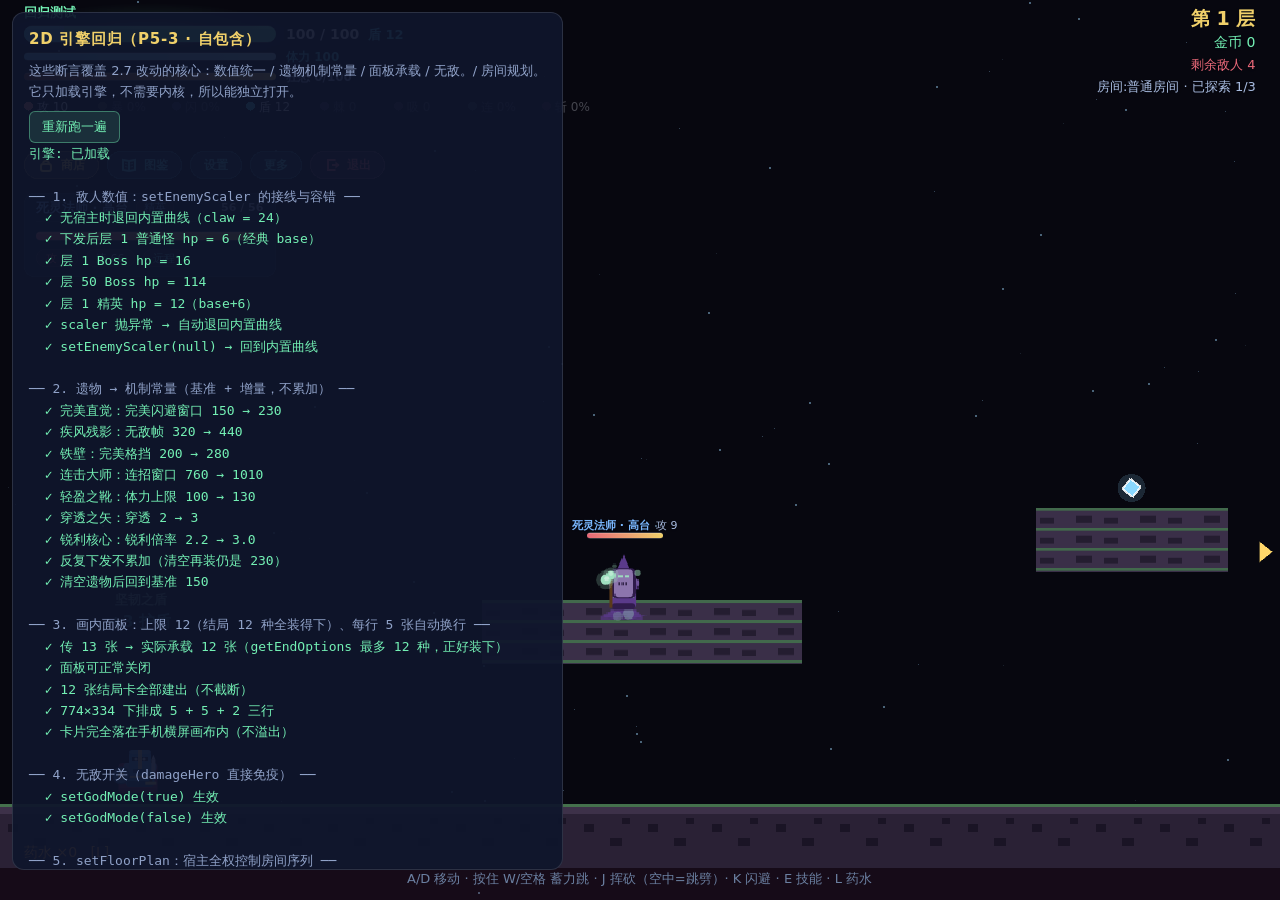
<file: 测试/2D引擎回归.html>
<!DOCTYPE html>
<html lang="zh-CN">
<head>
<meta charset="UTF-8">
<title>深渊回廊 · 2D 引擎回归</title>
<style>
  body { margin: 0; background: #0a0e18; color: #e8eefc; font-family: "Microsoft YaHei", system-ui, sans-serif; }
  #stage { position: fixed; inset: 0; }
  #panel {
    position: fixed; left: 12px; top: 12px; z-index: 10;
    max-width: 560px; max-height: 92vh; overflow: auto;
    background: rgba(15,22,44,.94); border: 1px solid rgba(255,255,255,.12);
    border-radius: 12px; padding: 14px 16px; font-size: 13px; line-height: 1.65;
  }
  h1 { font-size: 15px; margin: 0 0 8px; color: #f0d06a; letter-spacing: .05em; }
  .ok { color: #73f0b4; } .bad { color: #ff5d7a; } .dim { color: #90a2c8; }
  pre { margin: 0; white-space: pre-wrap; }
  button { margin-top: 8px; padding: 6px 12px; border-radius: 6px; border: 1px solid rgba(115,240,180,.4);
    background: rgba(115,240,180,.12); color: #73f0b4; cursor: pointer; }
</style>
</head>
<body>
<div id="stage"></div>
<div id="panel">
  <h1>2D 引擎回归（P5-3 · 自包含）</h1>
  <div class="dim">这些断言覆盖 2.7 改动的核心：数值统一 / 遗物机制常量 / 面板承载 / 无敌。/ 房间规划。<br>它只加载引擎，不需要内核，所以能独立打开。</div>
  <button id="rerun">重新跑一遍</button>
  <pre id="out">准备中…</pre>
</div>
<script src="../vendor/phaser.min.js?v=20250907p"></script>
<script src="../角色形象.js?v=20250910r2"></script>
<script src="../战斗2D.js?v=202609770"></script>
<script>
(function () {
  var out = document.getElementById('out');
  var lines = [];
  var pass = 0, fail = 0;
  function log(s, cls) { lines.push(cls ? '<span class="' + cls + '">' + s + '</span>' : s); out.innerHTML = lines.join('\n'); }
  function section(t) { lines.push(''); log('── ' + t + ' ──', 'dim'); }
  function assert(cond, msg, extra) {
    if (cond) { pass++; log('  ✓ ' + msg, 'ok'); }
    else { fail++; log('  ✗ ' + msg + (extra != null ? '  → ' + extra : ''), 'bad'); }
  }

  function run() {
    lines = []; pass = 0; fail = 0;
    var A = window.战斗2D;
    log('引擎: ' + (A ? '已加载' : '未加载'), A ? 'ok' : 'bad');
    if (!A) return;

    var d = A.debug();
    if (!d.ready) {
      // 首次进来要自己把引擎拉起来 —— 这个页面只加载引擎，没有任何宿主会替你 init
      if (!d.booted) {
        var ok = false;
        try { ok = A.init(document.getElementById('stage'), true); } catch (e) { log('init 抛异常：' + e, 'bad'); return; }
        if (ok) A.show();
      }
      log('等引擎就绪…', 'dim');
      requestAnimationFrame(run);
      return;
    }

    /* ---------- 1. 数值统一（P3-1 的核心） ---------- */
    section('1. 敌人数值：setEnemyScaler 的接线与容错');
    var g = A.getGame();
    var sc = g.scene.scenes.filter(function (x) { return x && x.ready; })[0];
    var DEFS = {
      claw: { tier: 'normal', hp: 24, atk: 4 },
      guard: { tier: 'elite', hp: 72, atk: 11 },
      lord: { tier: 'boss', hp: 160, atk: 14 }
    };
    // 这个页面没有宿主，引擎按设计走内置曲线 —— 先记下它的值，一会儿用来验"容错退回"
    var builtin = sc.enemyStats(DEFS.claw, 1, 'claw').hp;
    assert(builtin === 24, '无宿主时退回内置曲线（claw = 24）', builtin);
    // 下发一个宿主式的 scaler：量级听经典、相对强弱用 baseHp 系数（与 经典2D.js 同一套思路）
    A.setEnemyScaler(function (info) {
      var base = info.floor * 2 + 4;
      var ref = { normal: 24, mirror: 42, elite: 72, boss: 160 }[info.tier] || 24;
      var hpBase = info.tier === 'boss' ? base + 10 : (info.tier === 'elite' ? base + 6 : base);
      return { hp: Math.round(hpBase * (info.baseHp / ref)), atk: 3 };
    });
    assert(sc.enemyStats(DEFS.claw, 1, 'claw').hp === 6, '下发后层 1 普通怪 hp = 6（经典 base）', sc.enemyStats(DEFS.claw, 1, 'claw').hp);
    assert(sc.enemyStats(DEFS.lord, 1, 'lord').hp === 16, '层 1 Boss hp = 16', sc.enemyStats(DEFS.lord, 1, 'lord').hp);
    assert(sc.enemyStats(DEFS.lord, 50, 'lord').hp === 114, '层 50 Boss hp = 114', sc.enemyStats(DEFS.lord, 50, 'lord').hp);
    assert(sc.enemyStats(DEFS.guard, 1, 'guard').hp === 12, '层 1 精英 hp = 12（base+6）', sc.enemyStats(DEFS.guard, 1, 'guard').hp);
    // 宿主算错不能把刷怪打断
    A.setEnemyScaler(function () { throw new Error('故意炸'); });
    assert(sc.enemyStats(DEFS.claw, 1, 'claw').hp === builtin, 'scaler 抛异常 → 自动退回内置曲线', sc.enemyStats(DEFS.claw, 1, 'claw').hp);
    A.setEnemyScaler(null);
    assert(sc.enemyStats(DEFS.claw, 1, 'claw').hp === builtin, 'setEnemyScaler(null) → 回到内置曲线');

    /* ---------- 2. 遗物机制常量（P3-3 的核心） ---------- */
    section('2. 遗物 → 机制常量（基准 + 增量，不累加）');
    A.setRelics(['perfectInstinct', 'windShadow', 'ironWall', 'chainMaster', 'lightBoots', 'piercingArrow', 'sharpCore']);
    var m = A.debug().mech;
    assert(m.dodgePerfect === 230, '完美直觉：完美闪避窗口 150 → 230', m.dodgePerfect);
    assert(m.dodgeInvuln === 440, '疾风残影：无敌帧 320 → 440', m.dodgeInvuln);
    assert(m.guardPerfect === 280, '铁壁：完美格挡 200 → 280', m.guardPerfect);
    assert(m.chainWindow === 1010, '连击大师：连招窗口 760 → 1010', m.chainWindow);
    assert(m.staminaMax === 130, '轻盈之靴：体力上限 100 → 130', m.staminaMax);
    assert(m.rangedPierce === 3, '穿透之矢：穿透 2 → 3', m.rangedPierce);
    assert(m.dodgeSharpMult === 3, '锐利核心：锐利倍率 2.2 → 3.0', m.dodgeSharpMult);
    // 反复下发不累加
    A.setRelics([]);
    A.setRelics(['perfectInstinct']);
    assert(A.debug().mech.dodgePerfect === 230, '反复下发不累加（清空再装仍是 230）', A.debug().mech.dodgePerfect);
    A.setRelics([]);
    assert(A.debug().mech.dodgePerfect === 150, '清空遗物后回到基准 150', A.debug().mech.dodgePerfect);

    /* ---------- 3. 面板承载（P3-5 的截断：结局 12 种原来卡在 6，选不到） ---------- */
    section('3. 画内面板：上限 12（结局 12 种全装得下）、每行 5 张自动换行');
    // 后台标签里 rAF 不跑，Phaser 的 ScaleManager 不做布局 → scale 停在 0×0，
    // 而 openChoicePanel 有"画幅太小就不开"的守卫，会直接返回 false。
    // 注意：scale.width 是**只读 getter**（赋值无效），scale.resize()/refresh() 在后台标签
    // 也不生效 —— 所以只能临时把 scene.scale 这一个引用换成最小替身（面板布局只读 width/height）。
    var sc3 = A.getGame().scene.getScene('TrialBattle');
    var realScale = sc3.scale;
    var w0 = realScale.width, h0 = realScale.height;
    var stubbed = !(w0 >= 40) || !(h0 >= 40);
    if (stubbed) sc3.scale = { width: 1280, height: 720 };
    var cards13 = [];
    for (var ci = 0; ci < 13; ci++) cards13.push({ id: 'c' + ci, name: 'C' + ci });
    A.openEventPanel('test', { title: '上限测试', cards: cards13 });
    assert(A.debug().choiceCards.length === 12, '传 13 张 → 实际承载 12 张（getEndOptions 最多 12 种，正好装下）', A.debug().choiceCards.length);
    A.closeChoicePanel(null);
    assert(!A.isChoiceOpen(), '面板可正常关闭');
    if (stubbed) sc3.scale = realScale;   // 立刻还回去，别影响后面读 scale 的路径

    /* 结局面板最多 12 张：一行 5 张装不下，必须换行；手机横屏 774×334 是最窄的真实画布 */
    var sc12 = A.getGame().scene.getScene('TrialBattle');
    sc12.choiceData = { title: '深渊尽头', desc: '', actions: [] };
    sc12.choiceCards = [];
    for (var hi = 0; hi < 12; hi++) sc12.choiceCards.push({ id: String(hi), name: '结局' + (hi + 1), desc: '', quality: 'legendary' });
    sc12.choiceOpen = true;
    sc12.buildChoiceLayer(774, 334);
    var rects = sc12.choiceRects || [];
    var rowMap = {};
    rects.forEach(function (r) { var k = Math.round(r.y); rowMap[k] = (rowMap[k] || 0) + 1; });
    var rowCounts = Object.keys(rowMap).map(function (k) { return rowMap[k]; });
    var maxX = rects.length ? Math.max.apply(null, rects.map(function (r) { return r.x + r.w; })) : 0;
    var maxY = rects.length ? Math.max.apply(null, rects.map(function (r) { return r.y + r.h / 2; })) : 0;
    assert(rects.length === 12, '12 张结局卡全部建出（不截断）', rects.length);
    assert(rowCounts.join('+') === '5+5+2', '774×334 下排成 5 + 5 + 2 三行', rowCounts.join('+'));
    assert(maxX <= 774 && maxY <= 334, '卡片完全落在手机横屏画布内（不溢出）', maxX + ' / ' + maxY);
    sc12.destroyLayer('choiceLayer'); sc12.choiceRects = []; sc12.choiceCards = []; sc12.choiceOpen = false;

    /* ---------- 4. 无敌（P4-1 的核心） ---------- */
    section('4. 无敌开关（damageHero 直接免疫）');
    A.setGodMode(true);
    assert(A.isGodMode() === true, 'setGodMode(true) 生效');
    A.setGodMode(false);
    assert(A.isGodMode() === false, 'setGodMode(false) 生效');

    /* ---------- 5. 房间规划主权（P1 的核心） ---------- */
    section('5. setFloorPlan：宿主全权控制房间序列');
    /* floorMap 只在开局后才有 → 每验一种写法就先下发、再开一局 */
    function boot() {
      A.startRun({
        heroName: '回归测试', points: 0,
        player: { maxHp: 100, hp: 100, attack: 10 },
        difficulty: 'normal', heroId: 'warrior',
        skill: { id: 'warrior' }, curses: [], environment: null
      });
    }
    A.setFloorPlan({ rooms: ['enemy', 'treasure', 'boss'] });
    boot();
    var plan = A.press('roomPlan') || [];
    assert(JSON.stringify(plan) === JSON.stringify(['start', 'enemy', 'treasure', 'boss']),
      'rooms 简写自动补入口：[' + plan.join(',') + ']');
    A.setFloorPlan({ cols: [['enemy'], ['rest'], ['boss']] });
    boot();
    var plan2 = A.press('roomPlan') || [];
    assert(JSON.stringify(plan2) === JSON.stringify(['enemy', 'rest', 'boss']),
      'cols 形式不补入口（宿主全权）：[' + plan2.join(',') + ']');
    A.setFloorPlan(null);
    assert(A.debug().floorPlan === false, 'setFloorPlan(null) 恢复内置自造地图');

    /* ---------- 6. 脉冲节拍（P3-1 §3.12） ---------- */
    section('6. 脉冲节拍曲线');
    A.setPulseProfile({ start: 4000, step: 500, min: 2000, warn: 1200 });
    assert(A.getPulseInterval() === 4000, '第 1 层未清房 = 4000ms', A.getPulseInterval());
    A.setPulseProfile(null);
    assert(A.getPulseInterval() === 5000, '恢复默认（normal 基准 5000）', A.getPulseInterval());

    /* ---------- 汇总 ---------- */
    lines.push('');
    log(fail === 0 ? ('全部通过：' + pass + ' 项') : ('通过 ' + pass + ' 项，失败 ' + fail + ' 项'),
      fail === 0 ? 'ok' : 'bad');
  }

  document.getElementById('rerun').addEventListener('click', run);
  window.addEventListener('load', run);
  setTimeout(run, 400);   // 引擎 boot 兜底
})();
</script>
</body>
</html>
</file>
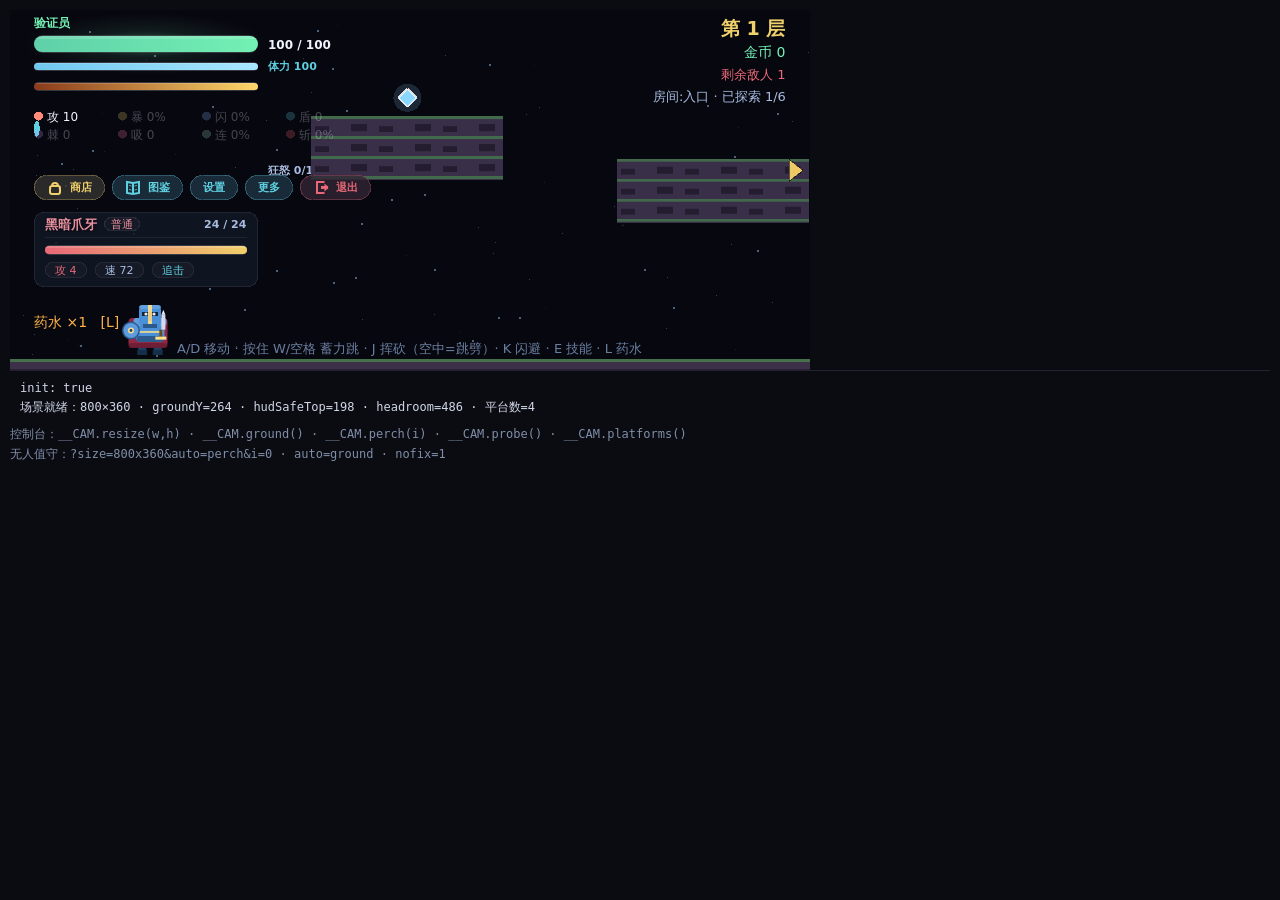
<file: 测试/2D相机验证.html>
<!DOCTYPE html>
<html lang="zh-CN">
<head>
<meta charset="UTF-8" />
<meta name="viewport" content="width=device-width, initial-scale=1.0" />
<title>2D 相机纵向可视 · 验证台</title>
<!--
  用途：验证「相机纵向余量 + 上移上限 + 主角压在 HUD 安全线下方」这套修改。
  背景：短屏手机横屏（H≈360）时平台带在 y≈50~154，而左上 HUD 列原来下沿到 y≈157，
        相机 Y 边界又写死 0..H（scrollY 恒 0）→ 跳上台阶后人躲在 HUD 后面、且看不见地面。

  ⚠ 重要（踩过的坑）：无头浏览器用 --virtual-time-budget 时，setTimeout 会被快进，
  但 requestAnimationFrame 驱动的游戏循环未必跟着出帧 —— 表现就是「时钟冻住、相机不动」，
  会得出错误结论。所以本文件里所有剧本步骤都用 **场景时钟**（scene.time.delayedCall）
  驱动：只有真正出帧时才推进，测出来的数字才可信。

  用法：?size=800x360&auto=perch&i=0  ·  auto=ground  ·  nofix=1（复现改动前的锁死行为）
       控制台：__CAM.probe() / __CAM.platforms() / __CAM.perch(i) / __CAM.ground()
-->
<style>
  html, body { margin: 0; background: #0b0b12; color: #cfd6e6; font: 12px/1.6 Consolas, monospace; }
  #wrap { padding: 10px; }
  #host { width: 800px; height: 360px; position: relative; background: #07070f; }
  #out { white-space: pre-wrap; padding: 8px 10px; border-top: 1px solid #223; }
  .hint { color: #7f8ea8; }
</style>
</head>
<body>
<div id="wrap">
  <div id="host"></div>
  <div id="out">booting…</div>
  <div id="result"></div>
  <div class="hint">
    控制台：<code>__CAM.resize(w,h)</code> · <code>__CAM.ground()</code> ·
    <code>__CAM.perch(i)</code> · <code>__CAM.probe()</code> · <code>__CAM.platforms()</code><br />
    无人值守：<code>?size=800x360&amp;auto=perch&amp;i=0</code> · <code>auto=ground</code> · <code>nofix=1</code>
  </div>
</div>

<script src="../vendor/phaser.min.js?v=20250907p"></script>
<script src="../角色形象.js?v=20250910r2"></script>
<script src="../战斗2D.js?v=202609230"></script>
<script>
window.__CAM = (function () {
  var out = document.getElementById('out');
  var lines = [];
  function log(s) { lines.push(s); out.textContent = lines.join('\n'); }
  window.addEventListener('error', function (e) {
    log('!! 未捕获异常: ' + (e.message || e.error) + ' @line ' + (e.lineno || '?'));
  });
  function api() { return window.试炼2D || window.Trial2D; }
  function scene() {
    var g = api() && api().getGame();
    if (!g || !g.scene) return null;
    var list = (g.scene.getScenes(true) || []);
    return list[0] || (g.scene.scenes && g.scene.scenes[0]) || null;
  }
  var Q = new URLSearchParams(location.search);

  var C = {
    ready: false, scene: null, log: log,

    resize: function (w, h) {
      var host = document.getElementById('host');
      host.style.width = w + 'px'; host.style.height = h + 'px';
      var a = api(), s = scene();
      if (a && a.getGame()) {
        a.getGame().scale.resize(w, h);
        if (s && s.ready) s.onResize({ width: w, height: h });
      }
      log('resize → ' + w + '×' + h);
      return C.probe();
    },

    ground: function (x) {
      var s = scene(); if (!s) return null;
      s.hero.body.reset((x == null) ? Math.max(140, s.scale.width * 0.5) : x, s.groundY);
      return { heroY: Math.round(s.hero.y) };
    },

    platforms: function () {
      var s = scene(); if (!s) return [];
      return (s.platformPerches || []).map(function (p, i) {
        return { i: i, x: Math.round(p.x), y: Math.round(p.y), len: p.len };
      }).sort(function (a, b) { return a.y - b.y; });
    },

    perch: function (i) {
      var s = scene(); if (!s) return null;
      var ps = C.platforms();
      if (!ps.length) return { error: '本房间没有平台' };
      var p = ps[Math.min(i || 0, ps.length - 1)];
      // perch.y 比平台实际台面高 10px（引擎里它按 spot.y-20 记，而碰撞体 20 厚、顶面在 spot.y-10），
      // 所以「站上去」要落在 p.y + 10 才是真实站位，否则会把主角摆高 10px、测出偏悲观的结果。
      s.hero.body.reset(p.x, p.y + 10);
      return { placedOn: p, heroY: Math.round(s.hero.y) };
    },

    probe: function () {
      var s = scene(), a = api();
      if (!s || !s.ready) return { ready: false };
      var cam = s.cameras.main;
      var hh = s.hero.displayHeight || 52;
      var b = cam._bounds || { y: 0, height: 0 };
      var screenY = s.hero.y - cam.scrollY;
      var safeTop = s.hudSafeTop();
      var pills = [];
      (s.hudButtons || []).forEach(function (x) { if (x && x.gfx) pills.push([x.id, Math.round(x.x), Math.round(x.y), Math.round(x.w)]); });
      if (s.skillBtn && s.skillBtn.gfx) pills.push(['skill', Math.round(s.skillBtn.x), Math.round(s.skillBtn.y), Math.round(s.skillBtn.w)]);
      var ps = C.platforms();
      return {
        size: s.scale.width + '×' + s.scale.height,
        groundY: Math.round(s.groundY),
        hudSafeTop: safeTop,
        hudRowBottom: Math.round(s._hudRowBottom || 0),
        camBounds: [Math.round(b.y), Math.round(b.height)],
        scrollY: Math.round(cam.scrollY),
        heroY: Math.round(s.hero.y),
        heroScreenY: Math.round(screenY),
        heroHeadScreenY: Math.round(screenY - hh),
        groundScreenY: Math.round(s.groundY - cam.scrollY),
        // 判定：头顶在安全线下方 且 地面线留在屏幕内
        heroVisible: Math.round(screenY - hh) >= safeTop,
        groundVisible: Math.round(s.groundY - cam.scrollY) <= s.scale.height - 4,
        platformYs: ps.map(function (p) { return p.y; }),
        hudPills: pills,
        touchZone: s._touchZone ? { left: Math.round(s._touchZone.left), joyRight: Math.round(s._touchZone.joyRight) } : null,
        frames: s.__frames || 0,
        fps: a && a.getGame() && a.getGame().loop ? Math.round(a.getGame().loop.actualFps) : null
      };
    }
  };

  /** 复现改动前的行为：相机 Y 边界锁死 0..H、纵向不跟随 */
  function applyNoFix(s) {
    s.hudSafeTop = function () { return -99999; };
    s.syncCameraV = function () { s.cameras.main.scrollY = 0; };
    s.applyCameraBounds = function () {
      var H = s.scale.height;
      s._camHeadroom = 0;
      s.physics.world.setBounds(0, -600, s.levelWidth, H + 1200);
      s.cameras.main.setBounds(0, 0, s.levelWidth, H);
    };
    s.applyCameraBounds();
    s.cameras.main.scrollY = 0;
    log('※ nofix=1：已复现改动前的相机行为（scrollY 锁死 0）');
  }

  /**
   * 自动剧本：**逐帧**驱动（rAF），记录每帧真实 scrollY
   * ------------------------------------------------------------
   * 为什么必须逐帧：同步调用 syncCameraV 只能证明「这个函数算得对」，
   * 证明不了「它和 Phaser 每帧的跟随有没有互相打架」——
   * 若 startFollow 的 lerpY=0 并没有真的冻结纵向跟随，Phaser 会在 preRender 里
   * 把 scrollY 拉回跟随目标，玩家看到的就是「相机又跑高了、地面没了」。
   * 逐帧历史里如果出现超过上限（-84）的值，就是这条在打架的铁证。
   */
  function autoRun() {
    var auto = Q.get('auto');
    var s = scene();
    if (!auto || !s || !s.ready) return;
    var hist = [], n = 0, teleported = false;
    function tick() {
      n++;
      var cam = s.cameras.main;
      hist.push(Math.round(cam.scrollY));
      if (hist.length > 16) hist.shift();
      if (n === 4) { if (auto === 'ground') C.ground(); else C.perch(parseInt(Q.get('i') || '0', 10)); teleported = true; }
      // 传送后**每帧**都刷新结果：无头环境下能跑几帧就抓几帧，不必赌固定帧数
      if (teleported) {
        var p = C.probe();
        p.frames = n;
        p.scrollHistory = hist.slice();
        p.scrollMin = Math.min.apply(null, hist);
        p.scrollMax = Math.max.apply(null, hist);
        p.capExpected = -Math.max(0, (s.scale.height - s.groundY) - 12);
        document.getElementById('result').textContent = 'RESULT ' + JSON.stringify(p);
      }
      if (n < 300) requestAnimationFrame(tick);
    }
    requestAnimationFrame(tick);
  }

  function boot() {
    var a = api();
    if (!a) { log('× 试炼2D 未加载'); return; }
    var host = document.getElementById('host');
    var size = Q.get('size');
    if (size && size.indexOf('x') > 0) {
      var wh = size.split('x');
      host.style.width = Math.max(200, parseInt(wh[0], 10) || 800) + 'px';
      host.style.height = Math.max(200, parseInt(wh[1], 10) || 360) + 'px';
    }
    var ok = a.init(host, true);
    log('init: ' + ok + (ok ? '' : ' —— ' + a.lastError()));
    if (!ok) return;
    a.startRun({
      heroName: '验证员', points: 0, difficulty: 'normal', heroId: 'warrior',
      player: { hp: 100, maxHp: 100, attack: 10, shield: 0, potions: 1,
                critRate: 0, critDamage: 150, dodge: 0, thorn: 0, vampire: 0, combo: 0, execute: 0 },
      skill: null, curses: [], environment: null
    });
    var n = 0;
    var t = setInterval(function () {
      var s = scene();
      if (s && s.ready) {
        clearInterval(t);
        C.scene = s; C.ready = true;
        window.__CAM_SCENE = s;
        // 帧计数（用场景事件，而不是包 update：Phaser 在 Systems 里缓存了 sceneUpdate 引用）
        s.__frames = 0;
        s.events.on('postupdate', function () { s.__frames++; });
        if (Q.get('nofix')) applyNoFix(s);
        log('场景就绪：' + s.scale.width + '×' + s.scale.height +
            ' · groundY=' + Math.round(s.groundY) +
            ' · hudSafeTop=' + s.hudSafeTop() +
            ' · headroom=' + (s._camHeadroom || 0) +
            ' · 平台数=' + C.platforms().length);
        autoRun();
      } else if (++n > 240) { clearInterval(t); log('× 场景 12 秒内未就绪'); }
    }, 50);
  }
  if (document.readyState === 'complete' || document.readyState === 'interactive') setTimeout(boot, 0);
  else window.addEventListener('DOMContentLoaded', boot);
  return C;
})();
</script>
</body>
</html>
</file>
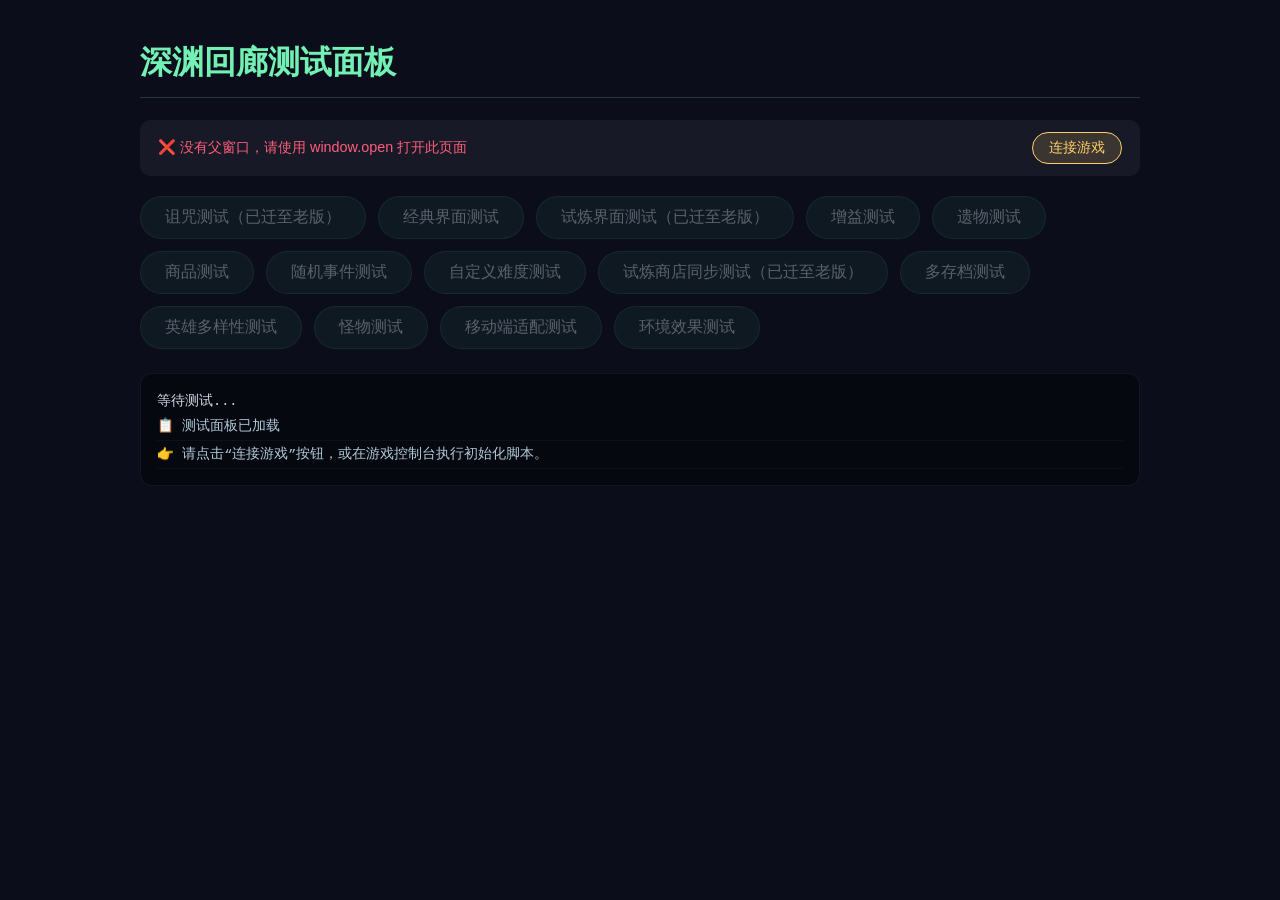
<file: 测试/测试面板.html>
<!DOCTYPE html>
<html lang="zh-CN">
<head>
  <meta charset="UTF-8" />
  <meta name="viewport" content="width=device-width, initial-scale=1.0" />
  <title>深渊回廊 - 测试面板</title>
  <style>
    * { box-sizing: border-box; }
    body {
      background: #0b0e1a;
      color: #d0d8e8;
      font-family: "Microsoft YaHei", "Segoe UI", sans-serif;
      padding: 20px;
      margin: 0;
      min-height: 100vh;
    }
    .container { max-width: 1000px; margin: 0 auto; }
    h1 {
      color: #73f0b4;
      font-size: 2rem;
      border-bottom: 1px solid rgba(115,240,180,0.2);
      padding-bottom: 12px;
      display: flex;
      align-items: center;
      gap: 12px;
    }
    .status-bar {
      background: rgba(255,255,255,0.05);
      border-radius: 10px;
      padding: 12px 18px;
      margin-bottom: 20px;
      display: flex;
      justify-content: space-between;
      align-items: center;
      flex-wrap: wrap;
      gap: 10px;
    }
    .status-bar .env { font-size: 0.9rem; }
    .status-bar .env.ok { color: #73f0b4; }
    .status-bar .env.err { color: #ff5d7a; }
    .status-bar .game-status { font-size: 0.85rem; color: #b0c8d8; }
    .test-grid {
      display: flex;
      flex-wrap: wrap;
      gap: 12px;
      margin-bottom: 24px;
    }
    .test-btn {
      background: rgba(115,240,180,0.12);
      border: 1px solid rgba(115,240,180,0.2);
      color: #d0d8e8;
      padding: 10px 24px;
      border-radius: 999px;
      font-size: 1rem;
      cursor: pointer;
      transition: all 0.25s ease;
    }
    .test-btn:hover {
      background: rgba(115,240,180,0.25);
      border-color: #73f0b4;
      transform: translateY(-2px);
    }
    .test-btn:disabled { opacity: 0.4; pointer-events: none; }
    .test-btn.running {
      background: rgba(255,207,107,0.2);
      border-color: #ffcf6b;
      animation: pulse 1.2s infinite;
    }
    @keyframes pulse {
      0%,100% { opacity: 1; }
      50% { opacity: 0.6; }
    }
    #logOutput {
      background: rgba(0,0,0,0.4);
      border-radius: 12px;
      padding: 16px;
      max-height: 600px;
      overflow-y: auto;
      font-family: "Consolas", "Courier New", monospace;
      font-size: 0.85rem;
      line-height: 1.7;
      white-space: pre-wrap;
      word-break: break-all;
      border: 1px solid rgba(255,255,255,0.06);
    }
    #logOutput::-webkit-scrollbar { width: 4px; }
    #logOutput::-webkit-scrollbar-thumb { background: rgba(115,240,180,0.3); border-radius: 4px; }
    .log-line { padding: 2px 0; border-bottom: 1px solid rgba(255,255,255,0.03); }
    .log-line.pass { color: #73f0b4; }
    .log-line.fail { color: #ff5d7a; }
    .log-line.info { color: #b0c8d8; }
    .log-line.warn { color: #ffcf6b; }
    .log-line.error { color: #ff5d7a; font-weight: bold; }
    .summary {
      margin-top: 16px;
      padding: 14px 18px;
      border-radius: 10px;
      background: rgba(255,255,255,0.04);
      font-size: 1.05rem;
      font-weight: bold;
    }
    .summary.pass { color: #73f0b4; border-left: 4px solid #73f0b4; }
    .summary.fail { color: #ff5d7a; border-left: 4px solid #ff5d7a; }
    .summary.running { color: #ffcf6b; border-left: 4px solid #ffcf6b; }
    .connect-btn {
      background: rgba(255,207,107,0.15);
      border: 1px solid #ffcf6b;
      color: #ffcf6b;
      padding: 6px 16px;
      border-radius: 999px;
      cursor: pointer;
      font-size: 0.85rem;
      transition: 0.25s;
    }
    .connect-btn:hover {
      background: rgba(255,207,107,0.25);
    }
    #testResult {
      display:none; margin-top:16px; padding:12px 14px;
      border-radius:10px; font:12px/1.7 Consolas,'Courier New',monospace;
      white-space:pre-wrap; max-height:65vh; overflow:auto;
    }
    #testResult.ok  { border:2px solid #2ecc71; background:#eafaf1; color:#145a32; }
    #testResult.bad { border:2px solid #e74c3c;  background:#fdedec; color:#78281f; }
    #testResult h4  { margin:0 0 8px; font-size:14px; }
  </style>
</head>
<body>
  <div class="container">
    <h1>深渊回廊测试面板</h1>

    <div class="status-bar">
      <span class="env" id="envStatus">⏳ 检查环境...</span>
      <span class="game-status" id="gameStatus">
        <button class="connect-btn" id="connectBtn">连接游戏</button>
      </span>
    </div>

    <div class="test-grid" id="testButtons">
      <!-- 按钮由 JS 动态生成 -->
    </div>

    <div id="logContainer">
      <div id="logOutput">等待测试...</div>
      <div id="summary" class="summary" style="display:none;"></div>
    </div>
  </div>

  <script>
    // ============================================================
    // 测试面板核心（使用 postMessage 通信）
    // ============================================================

    // ----- 配置：测试列表（支持扩展） -----
    const testSuites = [
      {
        id: 'curse',
        name: '诅咒测试（已迁至老版）',
        file: '诅咒测试.js',
        description: '运行 TRIAL_CURSES 中所有诅咒的测试'
      },
      {
        id: 'classic',
        name: '经典界面测试',
        file: '经典测试.js',
        description: '全面测试英雄选择、战斗、商店、事件、休整、精英、Boss、结局'
      },
      {
        id: 'trial',
        name: '试炼界面测试（已迁至老版）',
        file: '试炼测试.js',
        description: '全面测试试炼模式：进入、战斗、诅咒、商店、退出'
      },
      {
        id: 'bonus',
        name: '增益测试',
        file: '增益测试.js',
        description: '全面测试所有开局增益的生效、战斗效果、存档读档和试炼复制'
      },
      {
        id: 'relic',
        name: '遗物测试',
        file: '遗物测试.js',
        description: '全面测试遗物系统：获取、效果、叠加、试炼模式'
      },
      {
        id: 'shop',
        name: '商品测试',
        file: '商品测试.js',
        description: '全面测试经典商店和试炼商店的购买、限购、价格等'
      },
      {
        id: 'event',
        name: '随机事件测试',
        file: '随机事件测试.js',
        description: '全面测试经典事件和试炼事件的触发、选项、效果'
      },
      {
        id: 'customDifficulty',
        name: '自定义难度测试',
        file: '自定义难度测试.js',
        description: '测试自定义难度参数及死亡路径'
      },
      {
        id: 'trialShopSync',
        name: '试炼商店同步测试（已迁至老版）',
        file: '试炼商店同步测试.js',
        description: '验证购买试炼遗物后进入试炼是否生效'
      },
      {
        id: 'saveManager',
        name: '多存档测试',
        file: '多存档测试.js',
        description: '测试存档切换/删除/重命名/迁移'
      },
      {
        id: 'heroDiversity',
        name: '英雄多样性测试',
        file: '英雄多样性测试.js',
        description: '遍历所有英雄验证技能'
      },
      {
        id: 'monster',
        name: '怪物测试',
        file: '怪物测试.js',
        description: '测试所有怪物类型：普通/精英/Boss/咕咕嘎嘎'
      },
      {
        id: 'mobile',
        name: '移动端适配测试',
        file: '移动端适配测试.js',
        description: '模拟窗口尺寸测试UI响应'
      },
      {
        id: 'environment',
        name: '环境效果测试',
        file: '环境测试.js',
        description: '验证环境池/生成器/各类钩子/战斗链路/存档往返'
      },
    ];

    let gameContext = null;
    let isConnected = false;

    const envStatus = document.getElementById('envStatus');
    const gameStatus = document.getElementById('gameStatus');
    const logOutput = document.getElementById('logOutput');
    const summaryDiv = document.getElementById('summary');
    const connectBtn = document.getElementById('connectBtn');

    // ----- 请求游戏上下文 -----
    function requestGameContext() {
      if (!window.opener) {
        envStatus.textContent = '❌ 没有父窗口，请使用 window.open 打开此页面';
        envStatus.className = 'env err';
        return;
      }
      envStatus.textContent = '⏳ 请求游戏上下文...';
      envStatus.className = 'env';
      window.opener.postMessage({ type: 'GET_GAME_CONTEXT' }, '*');
    }

    // ----- 监听来自游戏页面的消息 -----
    window.addEventListener('message', (event) => {
      const data = event.data;
      if (data && data.type === 'GAME_CONTEXT') {
        gameContext = data.payload;
        isConnected = true;
        envStatus.textContent = '✅ 已连接到游戏环境';
        envStatus.className = 'env ok';
        gameStatus.innerHTML = `游戏已连接`;
        addLogLine('✅ 游戏上下文已接收', 'pass');
        document.querySelectorAll('.test-btn').forEach(b => b.disabled = false);
      } else if (data && data.type === 'GAME_CONTEXT_ERROR') {
        envStatus.textContent = '❌ 游戏页面未回复，请确保已执行初始化脚本';
        envStatus.className = 'env err';
        addLogLine('❌ 游戏上下文请求失败: ' + data.message, 'error');
      } else if (data && data.type === 'TEST_RESULT') {
          console.log('📥 测试面板收到结果:', data);
          const result = data.result;
          if (!result) {
            addLogLine('❌ 收到空结果', 'error');
            finishSummary(false);
            // 恢复按钮
            document.querySelectorAll('.test-btn').forEach(b => b.disabled = false);
            document.querySelectorAll('.test-btn.running').forEach(b => b.classList.remove('running'));
            return;
          }
          if (result.error) {
            addLogLine(`❌ 测试执行出错: ${result.error}`, 'error');
            finishSummary(false);
          } else {
            // 确保 logs 是数组
            const logs = Array.isArray(result.logs) ? result.logs : [];
            if (logs.length === 0) {
              addLogLine('⚠️ 测试未返回任何日志', 'warn');
            } else {
              logs.forEach(log => {
                const type = log.startsWith('✅') ? 'pass' : (log.startsWith('❌') ? 'fail' : 'info');
                addLogLine(log, type);
              });
            }
            finishSummary(result.passed);
          }
          // 恢复按钮状态
          document.querySelectorAll('.test-btn').forEach(b => b.disabled = false);
          document.querySelectorAll('.test-btn.running').forEach(b => b.classList.remove('running'));
      }
      // 接收测试结果
      if (d.type === 'testResult') {
        const box = document.getElementById('testResult');
        const good = d.failed === 0;
        box.style.display = 'block';
        box.className = good ? 'ok' : 'bad';
        const lines = Array.isArray(d.log) ? d.log.join('\n') : String(d.log || '');
        box.innerHTML = '';   // 用 textContent 防注入更稳：
        box.textContent =
        `━━━ ${good ? '🎉 全部通过' : '⚠️ 存在失败项'} ━━━
        通过 ${d.passed} | 失败 ${d.failed} | 总计 ${d.passed + d.failed}
        ${lines}`;
      }

    });

    // ----- 点击连接按钮 -----
    connectBtn.addEventListener('click', () => {
      requestGameContext();
    });

    // ----- 渲染测试按钮 -----
    function renderButtons() {
      const container = document.getElementById('testButtons');
      container.innerHTML = '';
      testSuites.forEach(suite => {
        const btn = document.createElement('button');
        btn.className = 'test-btn';
        btn.textContent = suite.name;
        btn.dataset.id = suite.id;
        btn.title = suite.description || '';
        btn.disabled = true;
        btn.addEventListener('click', () => runTest(suite));
        container.appendChild(btn);
      });
    }

    // ----- 运行测试（发送消息给游戏） -----
    async function runTest(suite) {
      if (!gameContext) {
        addLogLine('❌ 未连接到游戏，请先点击“连接游戏”', 'error');
        return;
      }

      document.querySelectorAll('.test-btn').forEach(b => b.disabled = true);
      const btn = document.querySelector(`.test-btn[data-id="${suite.id}"]`);
      if (btn) btn.classList.add('running');

      logOutput.innerHTML = '';
      summaryDiv.style.display = 'none';
      summaryDiv.className = 'summary';

      addLogLine(`▶️ 请求游戏运行测试：${suite.name}`, 'info');

      if (window.opener) {
        window.opener.postMessage({
          type: 'RUN_TEST',
          testFile: suite.file,
          testId: suite.id
        }, '*');
        addLogLine('⏳ 等待测试结果...', 'info');
      } else {
        addLogLine('❌ 无法发送请求，没有游戏窗口', 'error');
        finishSummary(false);
        document.querySelectorAll('.test-btn').forEach(b => b.disabled = false);
        if (btn) btn.classList.remove('running');
      }
    }

    function addLogLine(msg, type = 'info') {
      const line = document.createElement('div');
      line.className = `log-line ${type}`;
      line.textContent = msg;
      logOutput.appendChild(line);
      logOutput.scrollTop = logOutput.scrollHeight;
    }

    function finishSummary(passed) {
      summaryDiv.style.display = 'block';
      if (passed === true) {
        summaryDiv.className = 'summary pass';
        summaryDiv.textContent = '🎉 测试通过！';
      } else if (passed === false) {
        summaryDiv.className = 'summary fail';
        summaryDiv.textContent = '❌ 测试失败，请检查日志。';
      } else {
        summaryDiv.className = 'summary running';
        summaryDiv.textContent = '⏳ 测试已完成，但未检测到明确结果，请手动检查日志。';
      }
    }

    // ----- 控制台输出捕获（仅用于测试面板自身的日志） -----
    const originalConsole = { log: console.log, error: console.error, warn: console.warn, info: console.info };
    const typeMap = { 'log': 'info', 'info': 'info', 'warn': 'warn', 'error': 'error' };
    function interceptConsole(method, type) {
      return function(...args) {
        originalConsole[method].apply(console, args);
        let msg = args.map(arg => {
          if (typeof arg === 'object') {
            try { return JSON.stringify(arg); } catch (e) { return String(arg); }
          }
          return String(arg);
        }).join(' ');
        if (logOutput) addLogLine(msg, typeMap[type] || 'info');
      };
    }
    console.log = interceptConsole('log', 'log');
    console.info = interceptConsole('info', 'info');
    console.warn = interceptConsole('warn', 'warn');
    console.error = interceptConsole('error', 'error');

    // ----- 初始化 -----
    renderButtons();
    addLogLine('📋 测试面板已加载', 'info');
    addLogLine('👉 请点击“连接游戏”按钮，或在游戏控制台执行初始化脚本。', 'info');
    setTimeout(() => {
      if (!isConnected) requestGameContext();
    }, 500);
  </script>
</body>
</html>
</file>
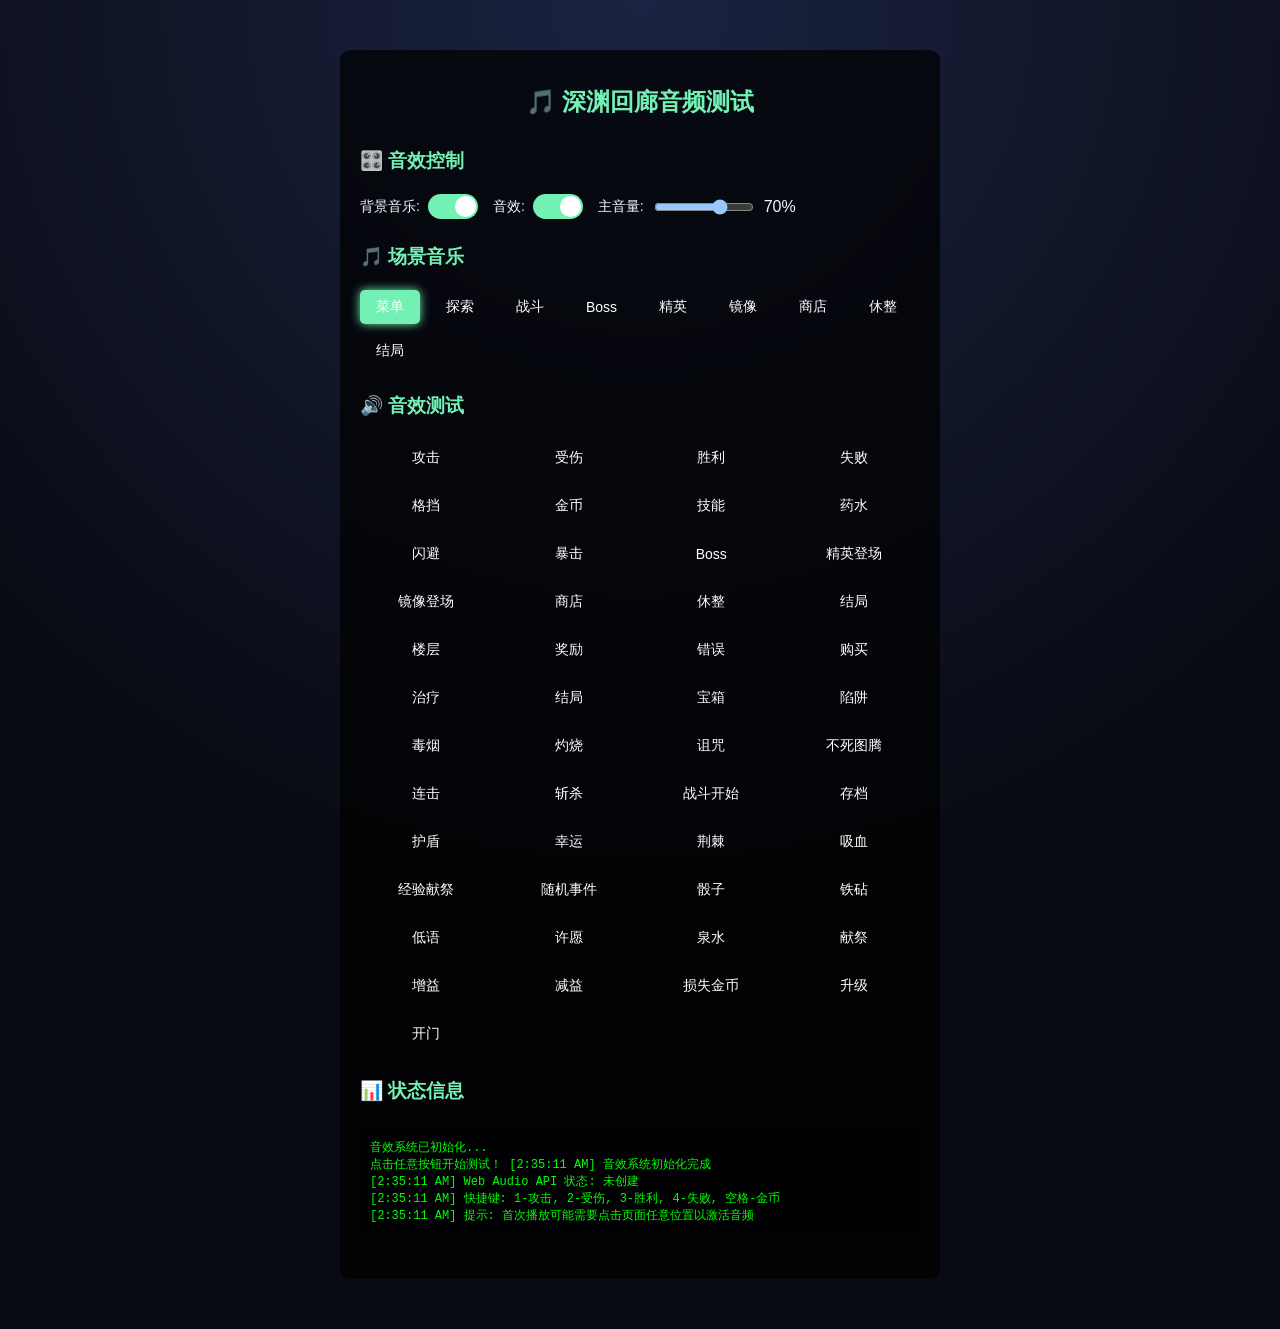
<file: 测试/音频测试.html>
<!DOCTYPE html>
<html lang="zh-CN">
<head>
    <meta charset="UTF-8">
    <meta name="viewport" content="width=device-width, initial-scale=1.0">
    <title>深渊回廊 - 音频测试</title>
    <link rel="stylesheet" href="../主样式.css">
    <style>
        .test-container {
            max-width: 600px;
            margin: 50px auto;
            padding: 20px;
            background: rgba(0, 0, 0, 0.7);
            border-radius: 10px;
            border: 1px solid var(--border);
        }
        
        .test-title {
            text-align: center;
            color: var(--accent);
            margin-bottom: 30px;
            font-size: 24px;
        }
        
        .test-section {
            margin-bottom: 25px;
        }
        
        .test-section h3 {
            color: var(--accent);
            margin-bottom: 15px;
            border-bottom: 1px solid var(--border);
            padding-bottom: 5px;
        }
        
        .test-buttons {
            display: grid;
            grid-template-columns: repeat(auto-fit, minmax(120px, 1fr));
            gap: 10px;
            margin-bottom: 15px;
        }
        
        .test-btn {
            padding: 10px 15px;
            background: var(--primary);
            color: white;
            border: none;
            border-radius: 5px;
            cursor: pointer;
            transition: all 0.3s;
            font-size: 14px;
        }
        
        .test-btn:hover {
            background: var(--accent);
            transform: translateY(-2px);
        }
        
        .test-btn:active {
            transform: translateY(0);
        }
        
        .controls {
            display: flex;
            gap: 15px;
            align-items: center;
            margin-bottom: 20px;
            flex-wrap: wrap;
        }
        
        .control-group {
            display: flex;
            align-items: center;
            gap: 8px;
        }
        
        .control-group label {
            color: var(--text);
            font-size: 14px;
        }
        
        .toggle-switch {
            position: relative;
            width: 50px;
            height: 25px;
            background: #ccc;
            border-radius: 25px;
            cursor: pointer;
            transition: background 0.3s;
        }
        
        .toggle-switch.active {
            background: var(--accent);
        }
        
        .toggle-switch::after {
            content: '';
            position: absolute;
            width: 21px;
            height: 21px;
            background: white;
            border-radius: 50%;
            top: 2px;
            left: 2px;
            transition: transform 0.3s;
        }
        
        .toggle-switch.active::after {
            transform: translateX(25px);
        }
        
        .volume-slider {
            width: 100px;
        }
        
        .status {
            padding: 10px;
            background: rgba(0, 0, 0, 0.5);
            border-radius: 5px;
            margin-top: 20px;
            font-family: monospace;
            font-size: 12px;
            color: #00ff00;
            max-height: 150px;
            overflow-y: auto;
        }
        
        .scene-controls {
            display: flex;
            gap: 10px;
            flex-wrap: wrap;
        }
        
        .scene-btn {
            padding: 8px 16px;
            background: var(--secondary);
            color: white;
            border: none;
            border-radius: 5px;
            cursor: pointer;
            transition: all 0.3s;
            font-size: 14px;
        }
        
        .scene-btn:hover {
            background: var(--accent);
        }
        
        .scene-btn.active {
            background: var(--accent);
            box-shadow: 0 0 10px var(--accent);
        }
    </style>
</head>
<body>
    <div class="test-container">
        <h1 class="test-title">🎵 深渊回廊音频测试</h1>
        
        <div class="test-section">
            <h3>🎛️ 音效控制</h3>
            <div class="controls">
                <div class="control-group">
                    <label>背景音乐:</label>
                    <div class="toggle-switch active" id="bgmToggle"></div>
                </div>
                <div class="control-group">
                    <label>音效:</label>
                    <div class="toggle-switch active" id="sfxToggle"></div>
                </div>
                <div class="control-group">
                    <label>主音量:</label>
                    <input type="range" class="volume-slider" id="volumeSlider" min="0" max="1" step="0.1" value="0.7">
                    <span id="volumeValue">70%</span>
                </div>
            </div>
        </div>
        
        <div class="test-section">
            <h3>🎵 场景音乐</h3>
            <div class="scene-controls">
                <button class="scene-btn active" data-scene="menu">菜单</button>
                <button class="scene-btn" data-scene="explore">探索</button>
                <button class="scene-btn" data-scene="battle">战斗</button>
                <button class="scene-btn" data-scene="boss">Boss</button>
                <button class="scene-btn" data-scene="elite">精英</button>
                <button class="scene-btn" data-scene="mirror">镜像</button>
                <button class="scene-btn" data-scene="shop">商店</button>
                <button class="scene-btn" data-scene="rest">休整</button>
                <button class="scene-btn" data-scene="ending">结局</button>
            </div>
        </div>
        
        <div class="test-section">
            <h3>🔊 音效测试</h3>
            <div class="test-buttons">
                <button class="test-btn" data-sfx="attack">攻击</button>
                <button class="test-btn" data-sfx="hurt">受伤</button>
                <button class="test-btn" data-sfx="victory">胜利</button>
                <button class="test-btn" data-sfx="defeat">失败</button>
                <button class="test-btn" data-sfx="block">格挡</button>
                <button class="test-btn" data-sfx="coin">金币</button>
                <button class="test-btn" data-sfx="skill">技能</button>
                <button class="test-btn" data-sfx="potion">药水</button>
                <button class="test-btn" data-sfx="dodge">闪避</button>
                <button class="test-btn" data-sfx="crit">暴击</button>
                <button class="test-btn" data-sfx="boss">Boss</button>
                <button class="test-btn" data-sfx="elite">精英登场</button>
                <button class="test-btn" data-sfx="mirror">镜像登场</button>
                <button class="test-btn" data-sfx="shop">商店</button>
                <button class="test-btn" data-sfx="rest">休整</button>
                <button class="test-btn" data-sfx="ending">结局</button>
                <button class="test-btn" data-sfx="floor">楼层</button>
                <button class="test-btn" data-sfx="reward">奖励</button>
                <button class="test-btn" data-sfx="error">错误</button>
                <button class="test-btn" data-sfx="buy">购买</button>
                <button class="test-btn" data-sfx="heal">治疗</button>
                <button class="test-btn" data-sfx="finale">结局</button>
                <button class="test-btn" data-sfx="chest">宝箱</button>
                <button class="test-btn" data-sfx="trap">陷阱</button>
                <button class="test-btn" data-sfx="poison">毒烟</button>
                <button class="test-btn" data-sfx="burn">灼烧</button>
                <button class="test-btn" data-sfx="curse">诅咒</button>
                <button class="test-btn" data-sfx="revive">不死图腾</button>
                <button class="test-btn" data-sfx="combo">连击</button>
                <button class="test-btn" data-sfx="execute">斩杀</button>
                <button class="test-btn" data-sfx="battleStart">战斗开始</button>
                <button class="test-btn" data-sfx="save">存档</button>
                <button class="test-btn" data-sfx="shield">护盾</button>
                <button class="test-btn" data-sfx="lucky">幸运</button>
                <button class="test-btn" data-sfx="thorn">荆棘</button>
                <button class="test-btn" data-sfx="vampire">吸血</button>
                <button class="test-btn" data-sfx="xp">经验献祭</button>
                <button class="test-btn" data-sfx="event">随机事件</button>
                <button class="test-btn" data-sfx="dice">骰子</button>
                <button class="test-btn" data-sfx="anvil">铁砧</button>
                <button class="test-btn" data-sfx="whisper">低语</button>
                <button class="test-btn" data-sfx="wish">许愿</button>
                <button class="test-btn" data-sfx="splash">泉水</button>
                <button class="test-btn" data-sfx="sacrifice">献祭</button>
                <button class="test-btn" data-sfx="buff">增益</button>
                <button class="test-btn" data-sfx="debuff">减益</button>
                <button class="test-btn" data-sfx="goldLose">损失金币</button>
                <button class="test-btn" data-sfx="levelUp">升级</button>
                <button class="test-btn" data-sfx="door">开门</button>
            </div>
        </div>
        
        <div class="test-section">
            <h3>📊 状态信息</h3>
            <div class="status" id="status">
                音效系统已初始化...<br>
                点击任意按钮开始测试！
            </div>
        </div>
    </div>

    <script src="../AbyssAudio.js"></script>
    <script>
        // 状态显示
        const status = document.getElementById('status');
        
        function log(message) {
            const timestamp = new Date().toLocaleTimeString();
            status.innerHTML += `[${timestamp}] ${message}<br>`;
            status.scrollTop = status.scrollHeight;
        }
        
        // 初始化
        log('音效系统初始化完成');
        log('Web Audio API 状态: ' + (window.AbyssAudio.audioContext ? '已创建' : '未创建'));
        
        // 音效控制
        const bgmToggle = document.getElementById('bgmToggle');
        const sfxToggle = document.getElementById('sfxToggle');
        const volumeSlider = document.getElementById('volumeSlider');
        const volumeValue = document.getElementById('volumeValue');
        
        bgmToggle.addEventListener('click', function() {
            this.classList.toggle('active');
            const enabled = this.classList.contains('active');
            window.AbyssAudio.setBGM(enabled);
            log(`背景音乐 ${enabled ? '开启' : '关闭'}`);
        });
        
        sfxToggle.addEventListener('click', function() {
            this.classList.toggle('active');
            const enabled = this.classList.contains('active');
            window.AbyssAudio.setSFX(enabled);
            log(`音效 ${enabled ? '开启' : '关闭'}`);
        });
        
        volumeSlider.addEventListener('input', function() {
            const volume = parseFloat(this.value);
            window.AbyssAudio.setMasterVolume(volume);
            volumeValue.textContent = Math.round(volume * 100) + '%';
            log(`主音量: ${Math.round(volume * 100)}%`);
        });
        
        // 场景控制（引擎支持的场景: menu/explore/battle/boss/elite/mirror/shop/rest/ending）
        const sceneButtons = document.querySelectorAll('.scene-btn');
        sceneButtons.forEach(btn => {
            btn.addEventListener('click', function() {
                sceneButtons.forEach(b => b.classList.remove('active'));
                this.classList.add('active');
                const scene = this.dataset.scene;
                window.AbyssAudio.setScene(scene);
                log(`切换到场景: ${scene}`);
            });
        });
        
        // 音效测试
        const testButtons = document.querySelectorAll('.test-btn');
        testButtons.forEach(btn => {
            btn.addEventListener('click', function() {
                const sfx = this.dataset.sfx;
                window.AbyssAudio.sfx(sfx);
                log(`播放音效: ${sfx}`);
                
                // 按钮动画反馈
                this.style.transform = 'scale(0.95)';
                setTimeout(() => {
                    this.style.transform = 'scale(1)';
                }, 100);
            });
        });
        
        // 键盘快捷键
        document.addEventListener('keydown', function(e) {
            switch(e.key) {
                case '1': window.AbyssAudio.sfx('attack'); break;
                case '2': window.AbyssAudio.sfx('hurt'); break;
                case '3': window.AbyssAudio.sfx('victory'); break;
                case '4': window.AbyssAudio.sfx('defeat'); break;
                case ' ': 
                    e.preventDefault();
                    window.AbyssAudio.sfx('coin'); 
                    break;
            }
        });
        
        log('快捷键: 1-攻击, 2-受伤, 3-胜利, 4-失败, 空格-金币');
        log('提示: 首次播放可能需要点击页面任意位置以激活音频');
    </script>
</body>
</html>
</file>
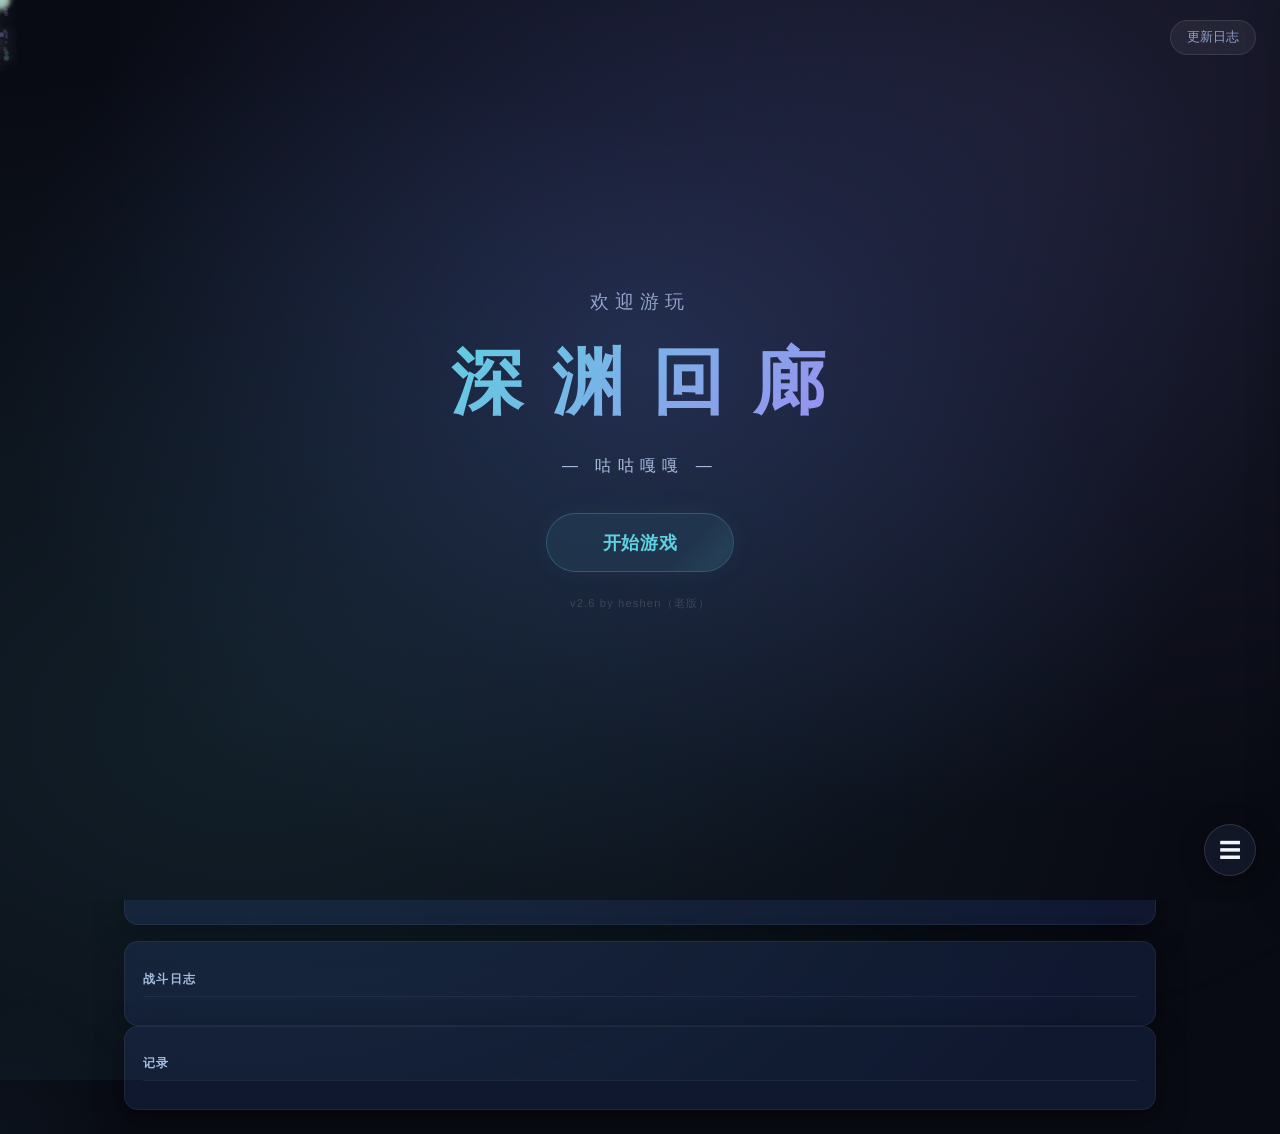
<file: 老版2.6/主界面.html>
﻿<!DOCTYPE html>
<html lang="zh-CN">
  <head>
    <meta charset="UTF-8" />
    <!-- viewport-fit=cover：刘海屏/圆角屏铺满；user-scalable=no：防止双指误缩放打乱操作。
         注意：iOS Safari 从 10 开始就**忽略** user-scalable=no，那边的缩放靠
         CSS 的 touch-action + JS 的 gesture* 事件拦（见 试炼2D.js 的 installGestureGuard）。 -->
    <meta name="viewport" content="width=device-width, initial-scale=1.0, maximum-scale=1.0, user-scalable=no, viewport-fit=cover" />
    <!-- ===== iOS / iPadOS 专用 =====
         Safari 不提供元素全屏 API，而 orientation.lock 又要求先全屏，所以「进 2D 自动横屏」
         在 iPhone / iPad 上从根上做不到。唯一能拿到真全屏（无地址栏、横屏不被挤掉一截）
         的官方途径是「分享 → 添加到主屏幕」，下面几个 meta 就是给那条路准备的：
         从主屏幕图标启动后会以 web app 模式运行，没有地址栏与底部工具栏。
         正常在 Safari 里访问时这些 meta 不产生任何影响。 -->
    <meta name="apple-mobile-web-app-capable" content="yes" />
    <meta name="mobile-web-app-capable" content="yes" />
    <meta name="apple-mobile-web-app-status-bar-style" content="black-translucent" />
    <meta name="apple-mobile-web-app-title" content="深渊回廊" />
    <!-- 防止 iOS 把界面里的数字长按识别成电话号码（会弹拨号菜单打断操作） -->
    <meta name="format-detection" content="telephone=no" />
    <link rel="manifest" href="manifest.webmanifest" />
    <title>深渊回廊</title>
    <link rel="stylesheet" href="主样式.css?v=202609213" />
    <script src="AbyssAudio.js?v=202609213"></script>
  </head>
  <body>
    <!-- ===== 全局特效层 ===== -->
    <div class="nebula-layer">
      <div class="nebula"></div>
      <div class="nebula"></div>
      <div class="nebula"></div>
      <div class="nebula"></div>
    </div>
    <div class="stars-layer" id="starsLayer"></div>
    <div class="particle-container" id="particleContainer"></div>
    <!-- ===== 开始界面 ===== -->
    <div id="startScreen" class="start-screen">
      <button id="startChangelogBtn" class="start-changelog-btn">更新日志</button>
      <div class="start-content">
        <div class="start-logo">
          <span class="start-welcome">欢迎游玩</span>
          <span class="start-title">深 渊 回 廊</span>
        </div>
        <div class="start-subtitle">— 咕咕嘎嘎 —</div>
        <button id="startGameBtn" class="start-button">开始游戏</button>
        <div class="start-version">v2.6 by heshen（老版）</div>            <!--老版已冻结：除小问题修复外不再更新-->
      </div>
      <canvas id="startFxCanvas" class="start-fx-canvas" aria-hidden="true"></canvas>
      <div class="start-cursor-glow" id="startCursorGlow" aria-hidden="true"></div>
    </div>
    <!-- ===== 侧边栏 ===== -->
    <div class="sidebar" id="sidebar">
      <div class="sidebar-header">
        <span class="sidebar-title">更多</span>
        <button class="sidebar-close" id="sidebarClose">✕</button>
      </div>
      <div class="sidebar-body">
        <button id="cheatButton" class="sidebar-cheat-btn">作弊</button>
        <button id="sidebarConditionButton" class="sidebar-cheat-btn" style="background: rgba(115, 240, 180, 0.12); color: var(--accent); border-color: rgba(115, 240, 180, 0.15);">通关条件</button>
                <button id="settingsButton" class="sidebar-cheat-btn" style="background: rgba(95, 208, 224, 0.12); color: var(--accent-cyan); border-color: rgba(95, 208, 224, 0.15);">设置</button>
        <button id="tutorialButton" class="sidebar-cheat-btn" style="background: rgba(255, 179, 71, 0.12); color: var(--accent-2); border-color: rgba(255, 179, 71, 0.15);">教程</button>
        <!-- 版本切换：回到上级目录的新版（2.7）。两版存档互相独立，来回切不会破坏进度 -->
        <button id="versionSwitchButton" class="sidebar-cheat-btn" title="切回新版（2.7）；两版进度各自独立、互不影响" style="background: rgba(115, 240, 180, 0.12); color: var(--accent); border-color: rgba(115, 240, 180, 0.2);">切换新版（2.7）</button>
        <div class="sidebar-placeholder">
          <span>📦</span>
          <p>更多功能开发中...</p>
          <small>敬请期待</small>
        </div>
      </div>
    </div>

    <!-- ===== 侧边栏遮罩 ===== -->
    <div class="sidebar-overlay" id="sidebarOverlay"></div>

    <!-- ===== 侧边栏切换按钮（固定在角落） ===== -->
    <button class="sidebar-toggle" id="sidebarToggle">☰</button>
    <div class="app-shell">
      <header class="topbar">
        <div>
          <p class="eyebrow">by heshen v2.6（老版）</p>                     <!--老版已冻结：除小问题修复外不再更新-->
          <h1>深渊回廊</h1>
        </div>
        <div class="topbar-controls">
          <label for="difficultySelect">难度</label>
          <select id="difficultySelect">
            <option value="easy">简单</option>
            <option value="normal" selected>普通</option>
            <option value="hard">困难</option>
            <option value="hell">地狱</option>
            <option value="custom">自定义</option>
          </select>
          <button id="encyclopediaButton" class="ghost-button">图鉴</button>
          <!-- 教程按钮已移至侧边栏，此处不再重复放置 -->
          <button id="trialButton" class="ghost-button" style="border-color: var(--danger);">进入试炼</button>
          <!-- <button id="conditionButton" class="ghost-button">通关条件</button> -->
          <button id="modeToggle" class="ghost-button" style="border-color: var(--accent);">正常模式</button>
          <button id="saveButton" class="ghost-button">存档管理</button>
          <button id="restartButton" class="ghost-button">重新开始</button>
        </div>
      </header>
      <!-- ====== 自定义难度面板 ====== -->
      <div class="custom-difficulty-panel hidden" id="customDifficultyPanel">
          <!-- 折叠头部 -->
          <div class="custom-difficulty-header" id="customDifficultyHeader">
              <span>自定义难度设置</span>
              <button class="collapse-toggle" id="customDifficultyToggle">收起</button>
          </div>
          <!-- 折叠主体 -->
          <div class="custom-difficulty-body" id="customDifficultyBody">
              <div class="custom-difficulty-toolbar">
                  <div class="custom-difficulty-toggle-row">
                      <span>启用自定义规则</span>
                      <label class="toggle-switch custom-toggle-switch">
                          <input type="checkbox" id="customDifficultyEnabled" checked>
                          <span class="toggle-slider"></span>
                      </label>
                  </div>
                  <button class="action-button secondary" id="resetCustomDifficultyBtn" type="button">全部恢复默认</button>
              </div>
              <div class="custom-difficulty-grid">
                  <!-- 敌人生命倍率 -->
                  <div class="custom-diff-item">
                      <label>敌人生命倍率</label>
                      <div class="input-row">
                          <input type="number" id="customEnemyHp" min="0" step="0.1">
                          <span id="customEnemyHpValue">1.00x</span>
                      </div>
                  </div>
                  <!-- 敌人攻击倍率 -->
                  <div class="custom-diff-item">
                      <label>敌人攻击倍率</label>
                      <div class="input-row">
                          <input type="number" id="customEnemyAtk" min="0" step="0.1">
                          <span id="customEnemyAtkValue">1.00x</span>
                      </div>
                  </div>
                  <!-- 金币获取 -->
                  <div class="custom-diff-item">
                      <label>金币获取</label>
                      <div class="input-row">
                          <input type="number" id="customGoldReward" min="0" step="0.1">
                          <span id="customGoldRewardValue">1.00x</span>
                      </div>
                  </div>
                  <!-- 商店价格 -->
                  <div class="custom-diff-item">
                      <label>商店价格</label>
                      <div class="input-row">
                          <input type="number" id="customShopCost" step="1">
                          <span id="customShopCostValue">+0</span>
                      </div>
                  </div>
                  <!-- 休息恢复 -->
                  <div class="custom-diff-item">
                      <label>休息恢复</label>
                      <div class="input-row">
                          <input type="number" id="customRestBonus" step="1">
                          <span id="customRestBonusValue">+0</span>
                      </div>
                  </div>
                  <!-- 敌人属性强度（10层后） -->
                  <div class="custom-diff-item">
                      <label>敌人属性强度（10层后）</label>
                      <div class="input-row">
                          <input type="number" id="customEnemyExtra" min="0" step="0.1">
                          <span id="customEnemyExtraValue">1.00x</span>
                      </div>
                  </div>
                  <!-- 环境强度 -->
                  <div class="custom-diff-item">
                      <label>环境强度</label>
                      <div class="input-row">
                          <input type="number" id="customEnvironmentScale" min="0" step="0.1">
                          <span id="customEnvironmentScaleValue">1.00x</span>
                      </div>
                  </div>
                  <!-- 固定环境 -->
                  <div class="custom-diff-item">
                      <label>固定环境</label>
                      <div class="input-row">
                          <select id="customEnvironmentPreset" style="width: 100%;">
                              <option value="random">随机</option>
                          </select>
                          <span id="customEnvironmentPresetValue">随机</span>
                      </div>
                  </div>
                  <!-- 试炼回合上限 -->
                  <div class="custom-diff-item">
                      <label>试炼回合上限</label>
                      <div class="input-row">
                          <input type="number" id="customTrialRounds" min="1" step="1">
                          <span id="customTrialRoundsValue">随难度</span>
                      </div>
                  </div>
                  <!-- 奖励选项数 -->
                  <div class="custom-diff-item">
                      <label>奖励选项数</label>
                      <div class="input-row">
                          <input type="number" id="customRewardCount" min="2" max="5" step="1">
                          <span id="customRewardCountValue">3 选 1</span>
                      </div>
                  </div>
                  <!-- 每层房间数 -->
                  <div class="custom-diff-item">
                      <label>每层房间数</label>
                      <div class="input-row">
                          <input type="number" id="customRoomCount" min="1" max="12" step="1">
                          <span id="customRoomCountValue">默认</span>
                      </div>
                  </div>
                  <!-- 楼层上限 -->
                  <div class="custom-diff-item">
                      <label>楼层上限</label>
                      <div class="input-row">
                          <input type="number" id="customFloorCap" min="0" max="200" step="1">
                          <span id="customFloorCapValue">无上限</span>
                      </div>
                  </div>
              </div>

              <div id="customAdvancedSettings" class="custom-advanced-settings">
                  <div class="custom-rule-section">
                      <div class="custom-rule-header">
                          <span>自定义规则</span>
                      </div>
                      <div class="custom-rule-grid">
                          <div class="custom-rule-item">
                              <div class="custom-rule-text">
                                  <label>玻璃大炮</label>
                                  <small>双方血量大幅降低，伤害与爆发显著提升。</small>
                              </div>
                              <label class="toggle-switch custom-toggle-switch">
                                  <input type="checkbox" id="customGlassCannon">
                                  <span class="toggle-slider"></span>
                              </label>
                          </div>
                          <div class="custom-rule-item">
                              <div class="custom-rule-text">
                                  <label>一击必杀</label>
                                  <small>双方近乎无限伤害，先手方几乎必胜。</small>
                              </div>
                              <label class="toggle-switch custom-toggle-switch">
                                  <input type="checkbox" id="customOneHitKill">
                                  <span class="toggle-slider"></span>
                              </label>
                          </div>
                          <div class="custom-rule-item">
                              <div class="custom-rule-text">
                                  <label>递增压迫</label>
                                  <small>每层都略微放大双方伤害，拖到后期会互秒。</small>
                              </div>
                              <label class="toggle-switch custom-toggle-switch">
                                  <input type="checkbox" id="customEscalatingPressure">
                                  <span class="toggle-slider"></span>
                              </label>
                          </div>
                      </div>
                  </div>

                  <div class="custom-rule-section">
                      <div class="custom-rule-header">
                          <span>敌人强化</span>
                      </div>
                      <div class="custom-advanced-grid">
                          <div class="custom-diff-item">
                              <label>荆棘注入</label>
                              <div class="input-row">
                                  <input type="number" id="customEnemyThornInject" min="0" max="20" step="1">
                                  <span id="customEnemyThornInjectValue">0</span>
                              </div>
                          </div>
                          <div class="custom-diff-item">
                              <label>减伤注入</label>
                              <div class="input-row">
                                  <input type="number" id="customEnemyArmorInject" min="0" max="99" step="1">
                                  <span id="customEnemyArmorInjectValue">0%</span>
                              </div>
                          </div>
                          <div class="custom-diff-item">
                              <label>闪避注入</label>
                              <div class="input-row">
                                  <input type="number" id="customEnemyDodgeInject" min="0" max="50" step="1">
                                  <span id="customEnemyDodgeInjectValue">0%</span>
                              </div>
                          </div>
                          <div class="custom-diff-item">
                              <label>吸血注入</label>
                              <div class="input-row">
                                  <input type="number" id="customEnemyVampireInject" min="0" max="20" step="1">
                                  <span id="customEnemyVampireInjectValue">0</span>
                              </div>
                          </div>
                          <div class="custom-diff-item">
                              <label>连击注入</label>
                              <div class="input-row">
                                  <input type="number" id="customEnemyComboInject" min="0" max="40" step="1">
                                  <span id="customEnemyComboInjectValue">0%</span>
                              </div>
                          </div>
                          <div class="custom-diff-item">
                              <label>暴击注入</label>
                              <div class="input-row">
                                  <input type="number" id="customEnemyCritInject" min="0" max="40" step="1">
                                  <span id="customEnemyCritInjectValue">0%</span>
                              </div>
                          </div>
                      </div>
                  </div>

                  <div class="custom-rule-section">
                      <div class="custom-rule-header">
                          <span>怪物与成长</span>
                      </div>
                      <div class="custom-advanced-grid">
                          <div class="custom-diff-item">
                              <label>咕咕嘎嘎概率</label>
                              <div class="input-row">
                                  <input type="number" id="customGugugagaChance" min="0" max="100" step="1">
                                  <span id="customGugugagaChanceValue">0%</span>
                              </div>
                          </div>
                          <div class="custom-diff-item">
                              <label>死尸概率</label>
                              <div class="input-row">
                                  <input type="number" id="customDeadBodyChance" min="0" max="100" step="1">
                                  <span id="customDeadBodyChanceValue">0%</span>
                              </div>
                          </div>
                          <div class="custom-diff-item">
                              <label>精英化概率</label>
                              <div class="input-row">
                                  <input type="number" id="customEliteChance" min="0" max="100" step="1">
                                  <span id="customEliteChanceValue">0%</span>
                              </div>
                          </div>
                          <div class="custom-diff-item">
                              <label>敌人成长曲线</label>
                              <div class="input-row">
                                  <input type="number" id="customEnemyGrowthCurve" min="0.5" max="3" step="0.1">
                                  <span id="customEnemyGrowthCurveValue">1.00x</span>
                              </div>
                          </div>
                      </div>
                  </div>

                  <div class="custom-rule-section">
                      <div class="custom-rule-header">
                          <span>诅咒与掉落</span>
                      </div>
                      <div class="custom-advanced-grid">
                          <div class="custom-diff-item">
                              <label>诅咒层级</label>
                              <div class="input-row">
                                  <input type="number" id="customCurseLevel" min="0" max="5" step="1">
                                  <span id="customCurseLevelValue">0 级</span>
                              </div>
                          </div>
                          <div class="custom-diff-item">
                              <label>普通权重</label>
                              <div class="input-row">
                                  <input type="number" id="customCommonWeight" min="1" max="30" step="1">
                                  <span id="customCommonWeightValue">10</span>
                              </div>
                          </div>
                          <div class="custom-diff-item">
                              <label>稀有权重</label>
                              <div class="input-row">
                                  <input type="number" id="customRareWeight" min="1" max="30" step="1">
                                  <span id="customRareWeightValue">5</span>
                              </div>
                          </div>
                          <div class="custom-diff-item">
                              <label>传说权重</label>
                              <div class="input-row">
                                  <input type="number" id="customLegendaryWeight" min="1" max="30" step="1">
                                  <span id="customLegendaryWeightValue">1</span>
                              </div>
                          </div>
                      </div>
                      <div class="custom-textarea-wrap" style="margin-top: 12px;">
                          <label for="customRelicBlacklist" style="display:block; margin-bottom:8px; color: var(--text-soft);">遗物黑名单</label>
                          <textarea id="customRelicBlacklist" rows="3" placeholder="输入遗物名，用逗号分隔，如：幸运硬币, 战斗怒火"></textarea>
                      </div>
                  </div>
              </div>
          </div>
      </div>

      <section class="hud-grid">
        <div class="panel">
          <h2>角色</h2>
          <div class="stat-list">
            <div><span>姓名</span><strong id="playerName">冒险者</strong></div>
            <div><span>生命</span><strong id="playerHp">0 / 0</strong></div>
            <div><span>攻击</span><strong id="playerAttack">0</strong></div>
            <div><span>护盾</span><strong id="playerShield">0</strong></div>
            <div><span>金币</span><strong id="playerGold">0</strong></div>
            <div><span>经验</span><strong id="playerXp">0</strong></div>
            <div><span>治疗药水</span><strong id="playerPotions">0</strong></div>
            <div><span>暴击率</span><strong id="playerLucky">0%</strong></div>
            <div><span>暴击伤害</span><strong id="playerCritDamage">150%</strong></div>
            <div><span>荆棘</span><strong id="playerThorn">0</strong></div>
            <div><span>吸血</span><strong id="playerVampire">0</strong></div>
            <div><span>闪避</span><strong id="playerDodge">0%</strong></div>
            <div><span>连击</span><strong id="playerCombo">0%</strong></div>
            <div><span>斩杀</span><strong id="playerExecute">0%</strong></div>
          </div>
        </div>

        <div class="right-col">
          <!-- 层级进度 -->
          <div class="panel floor-panel">
            <h2>层级进度</h2>
            <div class="floor-header">
              <div id="floorLabel" class="big-label"></div>
              <div id="floorEnvironment" class="environment-display"></div>
            </div>
            <div id="roomProgress" class="progress-line"></div>
            <div id="roomList" class="room-list"></div>
          </div>

          <!-- 状态面板 -->
          <div class="panel status-panel">
            <div class="status-item">
              <span class="status-label">英雄技能</span>
              <span class="status-value"><span class="skill-name" id="heroSkillStatus">无</span></span>
            </div>
            <div class="status-item">
              <span class="status-label">生命护盾</span>
              <span class="status-value"><span id="lifeShieldStatus">❌ 未拥有</span></span>
            </div>
            <div class="status-item">
              <span class="status-label">双倍金币</span>
              <span class="status-value"><span id="doubleGoldStatus">❌ 未拥有</span></span>
            </div>
            <div class="status-item">
              <span class="status-label">古神眷顾</span>
              <span class="status-value"><span id="ancientBlessStatus">❌ 未拥有</span></span>
            </div>
          </div>
        </div>
      </section>

      <section class="panel relic-panel">
        <h2>遗物</h2>
        <div id="relicList" class="relic-list">暂无遗物</div>
      </section>

      <section class="panel bonus-panel">
        <h2>本局增益</h2>
        <div id="bonusList" class="relic-list">暂无增益</div>
      </section>

      <section class="panel main-panel">
        <h2>事件</h2>
        <div id="trialInfo" style="display:none;" class="trial-info"></div>
        <div id="eventTitle" class="event-title"></div>
        <div id="eventText" class="event-text"></div>
        <div id="actionArea" class="action-area"></div>
      </section>

      <section class="panel log-panel">
        <h2>战斗日志</h2>
        <ul id="logList" class="log-list"></ul>
      </section>

      <section class="panel stats-panel">
        <h2>记录</h2>
        <div id="difficultyStats" class="stat-list"></div>
      </section>
    </div>

    <!-- ===== 存档管理模态框 ===== -->
    <div id="saveManagerModal" class="modal hidden">
      <div class="modal-backdrop" data-action="close-save-manager"></div>
      <div class="modal-content" style="max-width: 600px;">
        <div class="modal-header">
          <h3>存档管理</h3>
          <button class="modal-close" data-action="close-save-manager">×</button>
        </div>
        <div id="saveManagerList" class="save-manager-list"></div>
        <div style="display:flex; justify-content:space-between; align-items:center; margin-top:16px;">
          <span id="saveManagerActive" style="color:var(--muted);font-size:0.85rem;">当前使用：无</span>
          <button class="action-button secondary" data-action="close-save-manager">关闭</button>
        </div>
        <!-- 外部存档同步区域 -->
        <div style="margin-top: 16px; padding-top: 14px; border-top: 1px solid rgba(255,255,255,0.08);">
          <div style="display:flex; justify-content:space-between; align-items:center; flex-wrap:wrap; gap:8px;">
            <span style="color:var(--muted);font-size:0.85rem;">外部存档同步</span>
            <div style="display:flex; gap:6px; flex-wrap:wrap;">
              <button id="bindFolderBtn" class="action-button secondary" style="padding:4px 14px; font-size:0.75rem;">绑定文件夹</button>
              <button id="exportToFolderBtn" class="action-button" style="padding:4px 14px; font-size:0.75rem;">导出到文件夹</button>
              <button id="downloadArchiveBtn" class="action-button" style="padding:4px 14px; font-size:0.75rem; background: rgba(95,208,224,0.15); color: var(--accent-cyan); border-color: rgba(95,208,224,0.2);">导出存档</button>
              <button id="legacyImportBtn" class="action-button" style="padding:4px 14px; font-size:0.75rem; background: rgba(255,207,107,0.15); color: var(--accent-2); border-color: rgba(255,207,107,0.2);">导入存档</button>
              <input id="legacyFileInput" type="file" accept=".json,.txt" style="display:none;">
            </div>
          </div>
          <div style="display:flex; align-items:center; gap:10px; margin-top:4px; flex-wrap:wrap;">
            <span style="color:var(--muted);font-size:0.7rem;">导出格式：</span>
            <label style="display:flex; align-items:center; gap:4px; font-size:0.7rem; color:var(--text-secondary); cursor:pointer;">
              <input type="radio" name="exportFormat" value="json" checked> .json
            </label>
            <label style="display:flex; align-items:center; gap:4px; font-size:0.7rem; color:var(--text-secondary); cursor:pointer;">
              <input type="radio" name="exportFormat" value="txt"> .txt
            </label>
          </div>
          <div id="externalSaveInfo" style="font-size:0.75rem; color:var(--muted); margin:6px 0 8px;">未绑定</div>
          <div id="externalSaveList" style="display:flex; flex-direction:column; gap:4px; max-height:120px; overflow-y:auto;"></div>
        </div>
      </div>
    </div>

    <div id="conditionsModal" class="modal hidden">
      <div class="modal-backdrop" data-action="close-conditions"></div>
      <div class="modal-content">
        <div class="modal-header">
          <h3>通关条件</h3>
          <button class="modal-close" data-action="close-conditions">×</button>
        </div>
        <div id="conditionsList" class="conditions-list"></div>
        <button class="action-button secondary" data-action="close-conditions">关闭</button>
      </div>
    </div>

    <div id="encyclopediaModal" class="modal hidden">
      <div class="modal-backdrop" data-action="close-encyclopedia"></div>
      <div class="modal-content">
        <div class="modal-header">
          <h3>图鉴</h3>
          <button class="modal-close" data-action="close-encyclopedia">×</button>
        </div>
        <div id="encyclopediaCategories" class="encyclopedia-categories"></div>
        <div id="encyclopediaList" class="conditions-list"></div>
        <button id="encyclopediaBackButton" class="action-button secondary" style="display:none;">返回</button>
        <button class="action-button secondary" data-action="close-encyclopedia">关闭</button>
      </div>
    </div>

    <div id="changelogModal" class="modal hidden">
      <div class="modal-backdrop" data-action="close-changelog"></div>
      <div class="modal-content">
        <div class="modal-header">
          <h3>更新日志</h3>
          <button class="modal-close" data-action="close-changelog">×</button>
        </div>
        <div id="changelogList" class="changelog-list"></div>
        <button class="action-button secondary" data-action="close-changelog">关闭</button>
      </div>
    </div>
    <!-- ===== 作弊面板 ===== -->
    <div id="cheatModal" class="modal hidden">
      <div class="modal-backdrop" data-action="close-cheat"></div>
      <div class="modal-content" style="max-width: 560px;">
        <div class="modal-header">
          <h3 class="cheat-title">作弊面板</h3>
          <button class="modal-close" data-action="close-cheat">×</button>
        </div>
        
        <!-- 密码验证层 -->
        <div id="cheatPasswordLayer">
          <p class="cheat-password-hint">请输入作弊密码以继续</p>
          <div class="cheat-password-row">
            <input id="cheatPasswordInput" class="cheat-password-input" type="password" placeholder="输入密码...">
            <button id="cheatPasswordToggle" class="cheat-password-toggle">👁</button>
          </div>
          <button id="cheatPasswordConfirm" class="cheat-password-confirm" style="width:100%; background: linear-gradient(135deg, #2f6f53, #58b57c); box-shadow: 0 4px 20px rgba(47, 111, 83, 0.3);">确认</button>
          <p id="cheatPasswordError" class="cheat-password-error">❌ 密码错误，请重试</p>
        </div>
        
        <!-- 作弊功能层（默认隐藏） -->
        <div id="cheatContentLayer" style="display: none;">
          <!-- 数值修改 -->
          <div class="cheat-section">
            <h4 class="cheat-section-title">修改数值</h4>
            <div class="cheat-stats-grid">
              <div class="cheat-stat-item">
                <label>生命</label>
                <input id="cheatHp" type="number">
              </div>
              <div class="cheat-stat-item">
                <label>最大生命</label>
                <input id="cheatMaxHp" type="number">
              </div>
              <div class="cheat-stat-item">
                <label>攻击</label>
                <input id="cheatAttack" type="number">
              </div>
              <div class="cheat-stat-item">
                <label>护盾</label>
                <input id="cheatShield" type="number">
              </div>
              <div class="cheat-stat-item">
                <label>金币</label>
                <input id="cheatGold" type="number">
              </div>
              <div class="cheat-stat-item">
                <label>治疗药水</label>
                <input id="cheatPotions" type="number">
              </div>
              <div class="cheat-stat-item">
                <label>力量药水</label>
                <input id="cheatStrengthPotions" type="number">
              </div>
              <div class="cheat-stat-item">
                <label>经验</label>
                <input id="cheatXp" type="number" min="0">
              </div>
              <div class="cheat-stat-item">
                <label>暴击率 (%)</label>
                <input id="cheatLucky" type="number" min="0" max="100">
              </div>
              <div class="cheat-stat-item">
                <label>暴击伤害 (%)</label>
                <input id="cheatCritDamage" type="number" min="100">
              </div>
              <div class="cheat-stat-item">
                <label>荆棘</label>
                <input id="cheatThorn" type="number" min="0">
              </div>
              <div class="cheat-stat-item">
                <label>吸血</label>
                <input id="cheatVampire" type="number" min="0">
              </div>
              <div class="cheat-stat-item">
                <label>闪避 (%)</label>
                <input id="cheatDodge" type="number" min="0" max="50">
              </div>
              <div class="cheat-stat-item">
                <label>连击 (%)</label>
                <input id="cheatCombo" type="number" min="0" max="40">
              </div>
              <div class="cheat-stat-item">
                <label>斩杀 (%)</label>
                <input id="cheatExecute" type="number" min="0" max="40">
              </div>
              <div class="cheat-stat-item" style="display:flex;align-items:flex-end;">
                <button id="cheatApplyStats" class="cheat-apply-btn">应用数值</button>
              </div>
            </div>
          </div>
          
          <!-- 获取遗物 -->
          <div class="cheat-section">
            <h4 class="cheat-section-title">获取遗物</h4>
            <select id="cheatRelicSelect" class="cheat-select"></select>
            <button id="cheatAddRelic" class="cheat-add-btn relic">+ 添加遗物</button>
          </div>
          
          <!-- 获取增益 -->
          <div class="cheat-section">
            <h4 class="cheat-section-title">获取增益</h4>
            <select id="cheatBonusSelect" class="cheat-select"></select>
            <button id="cheatAddBonus" class="cheat-add-btn bonus">+ 添加增益</button>
          </div>

          <!-- 试炼修改 -->
          <div class="cheat-section">
            <h4 class="cheat-section-title">试炼修改</h4>
            <div class="cheat-stats-grid">
              <div class="cheat-stat-item">
                <label>试炼点数</label>
                <input id="cheatTrialPoints" type="number" min="0">
              </div>
              <div class="cheat-stat-item">
                <label>回合数</label>
                <input id="cheatTrialRounds" type="number" min="0">
              </div>
              <div class="cheat-stat-item">
                <label>狂怒值</label>
                <input id="cheatTrialFury" type="number" min="0" max="10">
              </div>
              <div class="cheat-stat-item" style="grid-column: span 2;">
                <label>添加诅咒（输入名称，多个用逗号分隔）</label>
                <input id="cheatTrialCurseInput" type="text" placeholder="例如：脆弱,生命流失">
              </div>
              <div class="cheat-stat-item" style="grid-column: span 2; display:flex; gap:8px;">
                <button id="cheatApplyTrial" class="cheat-apply-btn">应用试炼修改</button>
                <button id="cheatClearCurses" class="cheat-apply-btn" style="background:var(--danger);">清除所有诅咒</button>
              </div>
            </div>
          </div>
          <!-- 永久解锁修改 -->
          <div class="cheat-section">
            <h4 class="cheat-section-title">永久解锁修改</h4>
            <div class="cheat-stats-grid">
              <div class="cheat-stat-item">
                <label>永久攻击 +</label>
                <input id="cheatPermAttack" type="number" min="0" value="0">
              </div>
              <div class="cheat-stat-item">
                <label>永久生命 +</label>
                <input id="cheatPermHp" type="number" min="0" value="0">
              </div>
              <div class="cheat-stat-item">
                <label>永久荆棘 +</label>
                <input id="cheatPermThorn" type="number" min="0" value="0">
              </div>
              <div class="cheat-stat-item">
                <label>永久吸血 +</label>
                <input id="cheatPermVampire" type="number" min="0" value="0">
              </div>
              <div class="cheat-stat-item">
                <label>永久暴击伤害 +%</label>
                <input id="cheatPermCritDamage" type="number" min="0" value="0">
              </div>
              <div class="cheat-stat-item" style="grid-column: span 2;">
                <label>解锁试炼遗物（逗号分隔ID）</label>
                <input id="cheatPermRelics" type="text" placeholder="trial_blade,abyss_heart,trial_shield,...">
              </div>
              <div class="cheat-stat-item" style="grid-column: span 2; display:flex; gap:8px;">
                <button id="cheatApplyPerm" class="cheat-apply-btn">应用永久修改</button>
                <button id="cheatResetPerm" class="cheat-apply-btn" style="background:var(--danger);">重置所有永久数据</button>
              </div>
            </div>
          </div>
          <!-- 关闭按钮 -->
          <button class="action-button secondary" data-action="close-cheat" style="width:100%; padding:12px; margin-top:4px;">关闭</button>
        </div>
      </div>     
    </div>
    <!-- ===== 设置界面 ===== -->
    <div id="settingsModal" class="modal hidden">
      <div class="modal-backdrop" data-action="close-settings"></div>
      <div class="modal-content" style="max-width: 440px;">
        <div class="modal-header">
          <h3>设置</h3>
          <button class="modal-close" data-action="close-settings">×</button>
        </div>
        <div id="settingsList" class="settings-list">
          <!-- 由 JS 渲染 -->
        </div>
        <button class="action-button secondary" data-action="close-settings" style="width:100%; margin-top:12px;">关闭</button>
      </div>
    </div>
    <!-- ===== 属性详情弹窗 ===== -->
    <div id="attributeDetailModal" class="modal hidden">
      <div class="modal-backdrop" onclick="closeAttributeDetail()"></div>
      <div class="modal-content" style="max-width: 400px;">
        <div class="modal-header">
          <h3 id="attributeDetailTitle">属性详情</h3>
          <button class="modal-close" onclick="closeAttributeDetail()">×</button>
        </div>
        <div id="attributeDetailContent" style="line-height: 1.8; color: var(--muted);">
          加载中...
        </div>
        <button class="action-button secondary" onclick="closeAttributeDetail()" style="margin-top: 16px; width: 100%;">关闭</button>
      </div>
    </div>
    <!-- 试炼模式 2D 渲染层（阶段1：Phaser 3 基础框架 · 阶段3：房间地图） -->
    <script src="../vendor/phaser.min.js?v=20250907p"></script>
    <script src="角色形象.js?v=20250910r2"></script>
    <script src="试炼2D.js?v=202609222L"></script>
    <script src="主程序.js?v=202609215L"></script>
    <script src="试炼程序.js?v=202609213"></script>
    <!-- 试炼界面 -->
    <div id="trialScreen" class="trial-screen hidden">
    <!-- 深渊脉动背景 -->
    <div class="abyss-bg">
        <div class="base"></div>
        <div class="pulse1"></div>
        <div class="pulse2"></div>
        <div class="pulse3"></div>
        <div class="energy-lines"></div>
        <div class="stars"></div>
    </div>
    <!-- 顶部栏 -->
    <div class="trial-topbar">
      <div class="trial-topbar-left">
        <span class="trial-title">深渊试炼</span>
      </div>
      <div class="trial-topbar-right">
        <button class="trial-ghost-btn" data-action="encyclopedia">图鉴</button>
        <button class="trial-ghost-btn" data-action="tutorial">教程</button>
        <!--<button class="trial-ghost-btn" data-action="conditions">通关条件</button>-->
        <button class="trial-ghost-btn" data-action="mode-toggle">正常模式</button>
        <button class="trial-ghost-btn" data-action="toggle-2d">2D 画面</button>
        <button class="trial-ghost-btn" data-action="save">存档管理</button>
        <button class="trial-ghost-btn" data-action="restart">重新开始</button>
        <span id="trialRoundsDisplay" class="trial-rounds">回合 0 / 30</span>
        <button id="trialExitButton" class="trial-exit-btn" data-action="trial-exit">退出试炼</button>
      </div>
    </div>

    <!-- 试炼状态条（狂怒 + 诅咒） -->
    <div class="trial-status-bar">
      <div class="trial-fury-section">
        <span class="trial-fury-label">狂怒</span>
        <div class="trial-fury-bar">
          <div id="trialFuryFill" class="trial-fury-fill" style="width:0%"></div>
        </div>
        <span id="trialFuryText" class="trial-fury-text">0 / 10</span>
        <button id="trialFuryBurstBtn" class="trial-fury-btn">爆发</button>
      </div>
      <div class="trial-curse-section">
        <span class="trial-curse-label">诅咒</span>
        <div id="trialCurseList" class="trial-curse-list"></div>
      </div>
      <div class="trial-environment" id="trialEnvironment"></div>
    </div>

    <!-- ===== 2D 战斗舞台（阶段1：Phaser 3 渲染层） ===== -->
    <div id="trial2DStage" class="trial2d-stage hidden">
      <div class="trial2d-stage-head">
        <span class="trial2d-tag">2D 试炼画面</span>
        <span class="trial2d-hint" id="trial2DHint">A/D 移动 · 按住 空格/W 蓄力跳 · J 攻击（游侠/法师/贤者为远程）· S/↓ 防御 · R 狂怒 · K 闪避 · E 英雄技能 · L 药水</span>
      </div>
      <div class="trial2d-canvas-host" id="trial2DCanvasHost"></div>
      <!-- 启动中提示：自动重试期间显示（静默重试最长约 5 秒），避免玩家对着黑屏以为卡死 -->
      <div class="trial2d-boot hidden" id="trial2DBootHint">
        <div class="trial2d-boot-spinner"></div>
        <div class="trial2d-boot-title">正在启动 2D 实时战斗…</div>
        <div class="trial2d-boot-sub">正在尝试显卡加速，若首次失败会自动换一种方式再试</div>
      </div>
      <div class="trial2d-fallback hidden" id="trial2DFallback">
        <div class="trial2d-fallback-icon">🎮</div>
        <div class="trial2d-fallback-title">本机无法启动 2D 实时战斗</div>
        <div class="trial2d-fallback-why" id="trial2DFallbackWhy"></div>
        <div class="trial2d-fallback-note">已自动回退到文字模式，试炼内容与产出不受影响。</div>
        <button type="button" class="trial2d-fallback-retry" id="trial2DFallbackRetry">重试 2D 模式</button>
        <div class="trial2d-fallback-tip">若反复失败：请在浏览器中开启「硬件加速」，或关闭省电模式后再试。<br />iPhone / iPad 上还可以试试「分享 → 添加到主屏幕」，再从主屏幕图标启动。</div>
      </div>
    </div>

    <!-- 主战斗区域 -->
    <div class="trial-battle-area">
      <!-- 左侧：玩家面板 -->
      <div class="trial-player-panel">
        <div class="trial-panel-header">
          <span class="trial-hero-name" id="trialHeroName">英雄</span>
          <span class="trial-hero-skill" id="trialHeroSkill">技能：无</span>
        </div>
        <div class="trial-stats-grid">
          <div class="trial-stat-item">
            <span>生命</span>
            <strong id="trialPlayerHp">0 / 0</strong>
          </div>
          <div class="trial-stat-item">
            <span>攻击</span>
            <strong id="trialPlayerAttack">0</strong>
          </div>
          <div class="trial-stat-item">
            <span>护盾</span>
            <strong id="trialPlayerShield">0</strong>
          </div>
          <div class="trial-stat-item">
            <span>治疗药水</span>
            <strong id="trialPlayerPotions">0</strong>
          </div>
          <div class="trial-stat-item">
            <span>暴击率</span>
            <strong id="trialPlayerLucky">0%</strong>
          </div>
          <div class="trial-stat-item">
            <span>暴击伤害</span>
            <strong id="trialPlayerCritDamage">150%</strong>
          </div>
          <div class="trial-stat-item">
            <span>荆棘</span>
            <strong id="trialPlayerThorn">0</strong>
          </div>
          <div class="trial-stat-item">
            <span>吸血</span>
            <strong id="trialPlayerVampire">0</strong>
          </div>
          <div class="trial-stat-item">
            <span>闪避</span>
            <strong id="trialPlayerDodge">0%</strong>
          </div>
          <div class="trial-stat-item">
            <span>连击</span>
            <strong id="trialPlayerCombo">0%</strong>
          </div>
          <div class="trial-stat-item">
            <span>斩杀</span>
            <strong id="trialPlayerExecute">0%</strong>
          </div>
          <div class="trial-stat-item">
            <span>试炼点数</span>
            <strong id="trialPlayerPoints">0</strong>
          </div>
        </div>
        <!-- 遗物和增益 -->
        <div class="trial-bonuses-section">
          <span class="trial-section-label">增益</span>
          <div id="trialBonusList" class="trial-bonus-list"></div>
        </div>
        <div class="trial-relics-section">
          <span class="trial-section-label">遗物</span>
          <div id="trialRelicList" class="trial-relic-list"></div>
        </div>
        <!-- 英雄形象（试炼战斗动画用，位于遗物下方） -->
        <div class="trial-sprite trial-player-sprite" id="trialPlayerSprite">
          <span class="trial-sprite-emoji" id="trialPlayerEmoji">🧙</span>
        </div>
      </div>

      <!-- 右侧：敌人面板 + 日志 -->
      <div class="trial-enemy-panel">
        <!-- 敌人信息 -->
        <div class="trial-enemy-header">
          <span class="trial-enemy-name" id="trialEnemyName">—</span>
          <span class="trial-enemy-hp" id="trialEnemyHp">HP: 0 / 0</span>
        </div>
        <div class="trial-enemy-stats" id="trialEnemyStats">等待战斗...</div>

        <!-- 战斗日志（试炼专用，精简） -->
        <div class="trial-log-section">
          <span class="trial-section-label">战斗记录</span>
          <ul id="trialLogList" class="trial-log-list"></ul>
        </div>

        <!-- 敌人形象（试炼战斗动画用，位于战斗日志下方，与英雄形象对齐） -->
        <div class="trial-sprite" id="trialEnemySprite">
          <span class="trial-sprite-emoji" id="trialEnemyEmoji">👹</span>
        </div>

        <!-- 操作按钮 -->
        <div class="trial-action-area" id="trialActionArea">
          <button class="trial-action-btn primary" data-action="attack">攻击</button>
          <button class="trial-action-btn secondary" data-action="defend">防御</button>
          <button class="trial-action-btn heal" data-action="potion">治疗药水</button>
          <button class="trial-action-btn skill" data-action="hero-skill" id="trialSkillBtn" style="display:none;">主动技能</button>
          <!-- 文字视图专用：回到 2D 实时战斗画面 -->
          <button class="trial-action-btn primary" data-action="back-to-2d" id="trialBackTo2DBtn" style="display:none;">▶ 返回 2D 画面</button>
        </div>
      </div>
    </div>
  </div>

  <!-- ===== 试炼商店模态框 ===== -->
  <div id="trialShopModal" class="modal hidden">
    <div class="modal-backdrop" data-action="close-trial-shop"></div>
    <div class="modal-content">
      <div class="modal-header">
        <h3>试炼商店</h3>
        <button class="modal-close" data-action="close-trial-shop">×</button>
      </div>
      <div id="trialShopContent">
        <p style="color:var(--muted);">试炼点数：<strong id="trialPointsDisplay">0</strong></p>
        <div id="trialShopItems" class="conditions-list"></div>
      </div>
      <button class="action-button secondary" data-action="close-trial-shop">关闭</button>
    </div>
  </div>
  <!-- ===== 深渊回响：试炼产出结算横幅 ===== -->
  <div id="trialRewardBanner" class="trial-reward-banner hidden">
    <div class="trial-reward-card">
      <div class="trial-reward-glow"></div>
      <div class="trial-reward-title" id="trialRewardTitle">深渊回响</div>
      <div class="trial-reward-sub" id="trialRewardSub"></div>
      <div class="trial-reward-rows" id="trialRewardRows"></div>
      <div class="trial-reward-foot" id="trialRewardFoot"></div>
      <button class="action-button" id="trialRewardClose">回到冒险</button>
    </div>
  </div>
  <!-- ===== 移动端横屏提示 =====
       浏览器没有强制旋转屏幕的能力：只有「全屏 + Screen Orientation API」这一条路，
       而且 iOS Safari 完全不支持、手机开了方向锁定也会失败。
       所以自动横屏失败时退化成这条提示 —— 而不是把玩家挡在外面（竖屏布局是适配过的）。 -->
  <div id="trial2DRotateHint" class="trial2d-rotate-hint hidden">
    <span class="trial2d-rotate-icon">📱↻</span>
    <span class="trial2d-rotate-text">横屏视野更开阔，建议旋转手机</span>
    <button type="button" id="trial2DRotateClose" class="trial2d-rotate-close">知道了</button>
  </div>

  <!-- ===== 2D 试炼布局自定义工具条 =====
       在画布内拖动负责「位置」，这里负责「缩放 / 透明度 / 显隐 / 重置 / 导入导出」。
       分开的原因：滑杆这类控件放在 DOM 上既好点又好调，画布内只需要画外框。 -->
  <div id="trial2dLayoutBar" class="trial2d-layout-bar hidden">
    <div class="t2d-lb-row">
      <span class="t2d-lb-title">布局自定义</span>
      <span id="trial2dLbName" class="t2d-lb-name">点选面板或按钮</span>
      <label class="t2d-lb-field">缩放
        <input type="range" id="trial2dLbScale" min="20" max="250" step="5" value="100" disabled>
        <span id="trial2dLbScaleVal" class="t2d-lb-val">100%</span>
      </label>
      <label class="t2d-lb-field">透明
        <input type="range" id="trial2dLbAlpha" min="10" max="100" step="5" value="100" disabled>
        <span id="trial2dLbAlphaVal" class="t2d-lb-val">100%</span>
      </label>
      <label class="t2d-lb-check"><input type="checkbox" id="trial2dLbVisible" checked disabled> 显示</label>
      <label class="t2d-lb-check"><input type="checkbox" id="trial2dLbSnap" checked> 吸附</label>
      <button type="button" id="trial2dLbResetItem" class="t2d-lb-btn">重置此项</button>
      <button type="button" id="trial2dLbDone" class="t2d-lb-btn primary">完成</button>
    </div>
    <div class="t2d-lb-row">
      <div id="trial2dLbList" class="t2d-lb-list"></div>
      <button type="button" id="trial2dLbResetAll" class="t2d-lb-btn danger">全部重置</button>
      <button type="button" id="trial2dLbExport" class="t2d-lb-btn">导出</button>
      <button type="button" id="trial2dLbImport" class="t2d-lb-btn">导入</button>
      <span id="trial2dLbToast" class="t2d-lb-toast"></span>
    </div>
  </div>

  <!-- ===== 布局导入导出面板 =====
       刻意不用 window.prompt：系统对话框会把页面顶出全屏，而 2D 试炼的横屏锁定
       是绑在全屏上的 —— 一弹 prompt，屏幕就转回竖屏，而且再也回不来（方向锁随
       全屏一起失效）。另外 prompt 里看不了带换行的长 JSON，手机上也很难长按选中复制。 -->
  <div id="trial2dIoPanel" class="trial2d-io-panel hidden">
    <div class="t2d-io-head">
      <span id="trial2dIoTitle">导出布局</span>
      <span id="trial2dIoHint" class="t2d-io-hint"></span>
    </div>
    <textarea id="trial2dIoText" class="t2d-io-text" spellcheck="false" autocomplete="off" autocapitalize="off"></textarea>
    <div class="t2d-io-btns">
      <button type="button" id="trial2dIoCopy" class="t2d-lb-btn primary">全选复制</button>
      <button type="button" id="trial2dIoPaste" class="t2d-lb-btn">读取剪贴板</button>
      <button type="button" id="trial2dIoOk" class="t2d-lb-btn primary">确定导入</button>
      <button type="button" id="trial2dIoClose" class="t2d-lb-btn">关闭</button>
    </div>
  </div>
  </body>
</html>
</file>
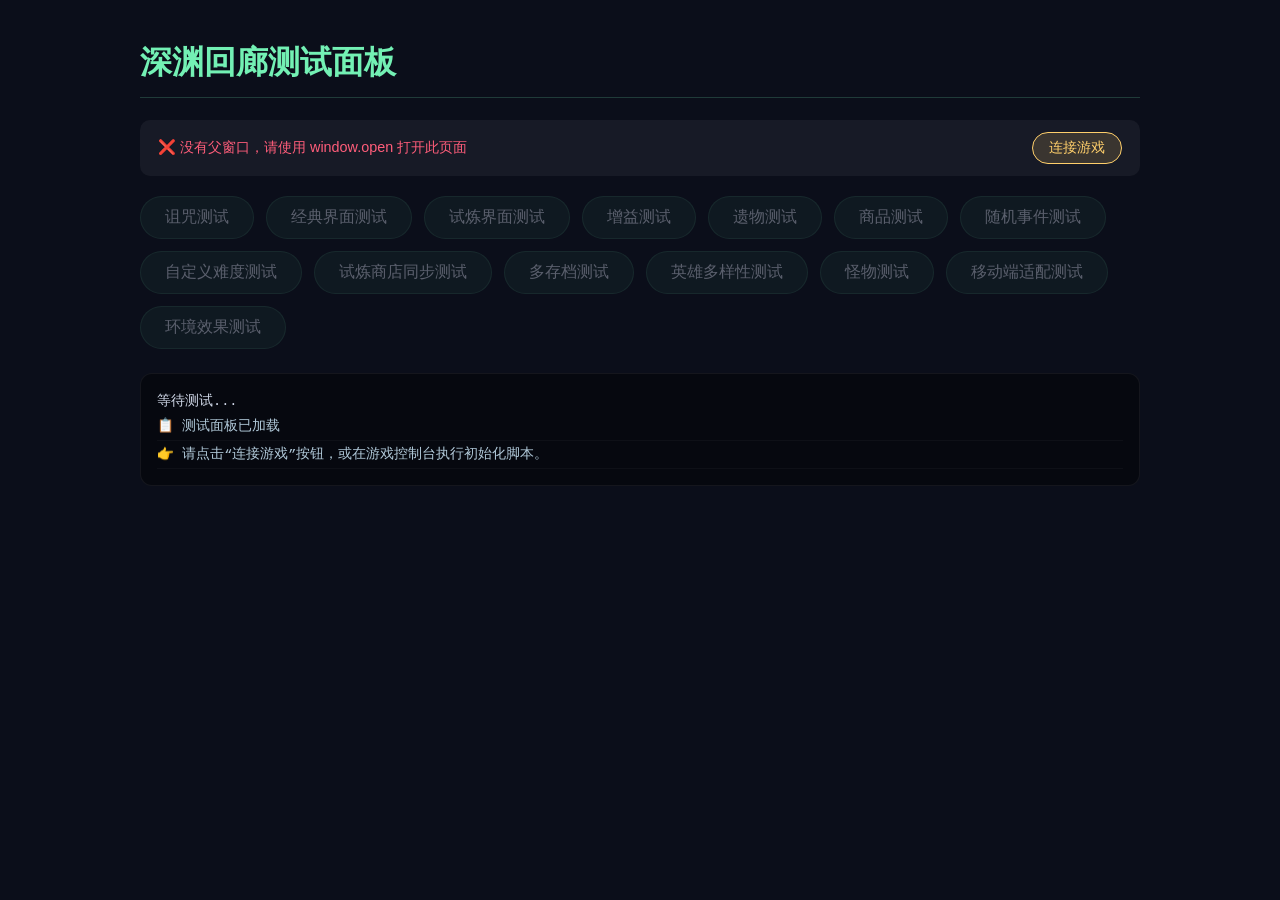
<file: 老版2.6/测试/测试面板.html>
<!DOCTYPE html>
<html lang="zh-CN">
<head>
  <meta charset="UTF-8" />
  <meta name="viewport" content="width=device-width, initial-scale=1.0" />
  <title>深渊回廊 - 测试面板</title>
  <style>
    * { box-sizing: border-box; }
    body {
      background: #0b0e1a;
      color: #d0d8e8;
      font-family: "Microsoft YaHei", "Segoe UI", sans-serif;
      padding: 20px;
      margin: 0;
      min-height: 100vh;
    }
    .container { max-width: 1000px; margin: 0 auto; }
    h1 {
      color: #73f0b4;
      font-size: 2rem;
      border-bottom: 1px solid rgba(115,240,180,0.2);
      padding-bottom: 12px;
      display: flex;
      align-items: center;
      gap: 12px;
    }
    .status-bar {
      background: rgba(255,255,255,0.05);
      border-radius: 10px;
      padding: 12px 18px;
      margin-bottom: 20px;
      display: flex;
      justify-content: space-between;
      align-items: center;
      flex-wrap: wrap;
      gap: 10px;
    }
    .status-bar .env { font-size: 0.9rem; }
    .status-bar .env.ok { color: #73f0b4; }
    .status-bar .env.err { color: #ff5d7a; }
    .status-bar .game-status { font-size: 0.85rem; color: #b0c8d8; }
    .test-grid {
      display: flex;
      flex-wrap: wrap;
      gap: 12px;
      margin-bottom: 24px;
    }
    .test-btn {
      background: rgba(115,240,180,0.12);
      border: 1px solid rgba(115,240,180,0.2);
      color: #d0d8e8;
      padding: 10px 24px;
      border-radius: 999px;
      font-size: 1rem;
      cursor: pointer;
      transition: all 0.25s ease;
    }
    .test-btn:hover {
      background: rgba(115,240,180,0.25);
      border-color: #73f0b4;
      transform: translateY(-2px);
    }
    .test-btn:disabled { opacity: 0.4; pointer-events: none; }
    .test-btn.running {
      background: rgba(255,207,107,0.2);
      border-color: #ffcf6b;
      animation: pulse 1.2s infinite;
    }
    @keyframes pulse {
      0%,100% { opacity: 1; }
      50% { opacity: 0.6; }
    }
    #logOutput {
      background: rgba(0,0,0,0.4);
      border-radius: 12px;
      padding: 16px;
      max-height: 600px;
      overflow-y: auto;
      font-family: "Consolas", "Courier New", monospace;
      font-size: 0.85rem;
      line-height: 1.7;
      white-space: pre-wrap;
      word-break: break-all;
      border: 1px solid rgba(255,255,255,0.06);
    }
    #logOutput::-webkit-scrollbar { width: 4px; }
    #logOutput::-webkit-scrollbar-thumb { background: rgba(115,240,180,0.3); border-radius: 4px; }
    .log-line { padding: 2px 0; border-bottom: 1px solid rgba(255,255,255,0.03); }
    .log-line.pass { color: #73f0b4; }
    .log-line.fail { color: #ff5d7a; }
    .log-line.info { color: #b0c8d8; }
    .log-line.warn { color: #ffcf6b; }
    .log-line.error { color: #ff5d7a; font-weight: bold; }
    .summary {
      margin-top: 16px;
      padding: 14px 18px;
      border-radius: 10px;
      background: rgba(255,255,255,0.04);
      font-size: 1.05rem;
      font-weight: bold;
    }
    .summary.pass { color: #73f0b4; border-left: 4px solid #73f0b4; }
    .summary.fail { color: #ff5d7a; border-left: 4px solid #ff5d7a; }
    .summary.running { color: #ffcf6b; border-left: 4px solid #ffcf6b; }
    .connect-btn {
      background: rgba(255,207,107,0.15);
      border: 1px solid #ffcf6b;
      color: #ffcf6b;
      padding: 6px 16px;
      border-radius: 999px;
      cursor: pointer;
      font-size: 0.85rem;
      transition: 0.25s;
    }
    .connect-btn:hover {
      background: rgba(255,207,107,0.25);
    }
    #testResult {
      display:none; margin-top:16px; padding:12px 14px;
      border-radius:10px; font:12px/1.7 Consolas,'Courier New',monospace;
      white-space:pre-wrap; max-height:65vh; overflow:auto;
    }
    #testResult.ok  { border:2px solid #2ecc71; background:#eafaf1; color:#145a32; }
    #testResult.bad { border:2px solid #e74c3c;  background:#fdedec; color:#78281f; }
    #testResult h4  { margin:0 0 8px; font-size:14px; }
  </style>
</head>
<body>
  <div class="container">
    <h1>深渊回廊测试面板</h1>

    <div class="status-bar">
      <span class="env" id="envStatus">⏳ 检查环境...</span>
      <span class="game-status" id="gameStatus">
        <button class="connect-btn" id="connectBtn">连接游戏</button>
      </span>
    </div>

    <div class="test-grid" id="testButtons">
      <!-- 按钮由 JS 动态生成 -->
    </div>

    <div id="logContainer">
      <div id="logOutput">等待测试...</div>
      <div id="summary" class="summary" style="display:none;"></div>
    </div>
  </div>

  <script>
    // ============================================================
    // 测试面板核心（使用 postMessage 通信）
    // ============================================================

    // ----- 配置：测试列表（支持扩展） -----
    const testSuites = [
      {
        id: 'curse',
        name: '诅咒测试',
        file: '诅咒测试.js',
        description: '运行 TRIAL_CURSES 中所有诅咒的测试'
      },
      {
        id: 'classic',
        name: '经典界面测试',
        file: '经典测试.js',
        description: '全面测试英雄选择、战斗、商店、事件、休整、精英、Boss、结局'
      },
      {
        id: 'trial',
        name: '试炼界面测试',
        file: '试炼测试.js',
        description: '全面测试试炼模式：进入、战斗、诅咒、商店、退出'
      },
      {
        id: 'bonus',
        name: '增益测试',
        file: '增益测试.js',
        description: '全面测试所有开局增益的生效、战斗效果、存档读档和试炼复制'
      },
      {
        id: 'relic',
        name: '遗物测试',
        file: '遗物测试.js',
        description: '全面测试遗物系统：获取、效果、叠加、试炼模式'
      },
      {
        id: 'shop',
        name: '商品测试',
        file: '商品测试.js',
        description: '全面测试经典商店和试炼商店的购买、限购、价格等'
      },
      {
        id: 'event',
        name: '随机事件测试',
        file: '随机事件测试.js',
        description: '全面测试经典事件和试炼事件的触发、选项、效果'
      },
      {
        id: 'customDifficulty',
        name: '自定义难度测试',
        file: '自定义难度测试.js',
        description: '测试自定义难度参数及死亡路径'
      },
      {
        id: 'trialShopSync',
        name: '试炼商店同步测试',
        file: '试炼商店同步测试.js',
        description: '验证购买试炼遗物后进入试炼是否生效'
      },
      {
        id: 'saveManager',
        name: '多存档测试',
        file: '多存档测试.js',
        description: '测试存档切换/删除/重命名/迁移'
      },
      {
        id: 'heroDiversity',
        name: '英雄多样性测试',
        file: '英雄多样性测试.js',
        description: '遍历所有英雄验证技能'
      },
      {
        id: 'monster',
        name: '怪物测试',
        file: '怪物测试.js',
        description: '测试所有怪物类型：普通/精英/Boss/咕咕嘎嘎'
      },
      {
        id: 'mobile',
        name: '移动端适配测试',
        file: '移动端适配测试.js',
        description: '模拟窗口尺寸测试UI响应'
      },
      {
        id: 'environment',
        name: '环境效果测试',
        file: '环境测试.js',
        description: '验证环境池/生成器/各类钩子/战斗链路/存档往返'
      },
    ];

    let gameContext = null;
    let isConnected = false;

    const envStatus = document.getElementById('envStatus');
    const gameStatus = document.getElementById('gameStatus');
    const logOutput = document.getElementById('logOutput');
    const summaryDiv = document.getElementById('summary');
    const connectBtn = document.getElementById('connectBtn');

    // ----- 请求游戏上下文 -----
    function requestGameContext() {
      if (!window.opener) {
        envStatus.textContent = '❌ 没有父窗口，请使用 window.open 打开此页面';
        envStatus.className = 'env err';
        return;
      }
      envStatus.textContent = '⏳ 请求游戏上下文...';
      envStatus.className = 'env';
      window.opener.postMessage({ type: 'GET_GAME_CONTEXT' }, '*');
    }

    // ----- 监听来自游戏页面的消息 -----
    window.addEventListener('message', (event) => {
      const data = event.data;
      if (data && data.type === 'GAME_CONTEXT') {
        gameContext = data.payload;
        isConnected = true;
        envStatus.textContent = '✅ 已连接到游戏环境';
        envStatus.className = 'env ok';
        gameStatus.innerHTML = `游戏已连接`;
        addLogLine('✅ 游戏上下文已接收', 'pass');
        document.querySelectorAll('.test-btn').forEach(b => b.disabled = false);
      } else if (data && data.type === 'GAME_CONTEXT_ERROR') {
        envStatus.textContent = '❌ 游戏页面未回复，请确保已执行初始化脚本';
        envStatus.className = 'env err';
        addLogLine('❌ 游戏上下文请求失败: ' + data.message, 'error');
      } else if (data && data.type === 'TEST_RESULT') {
          console.log('📥 测试面板收到结果:', data);
          const result = data.result;
          if (!result) {
            addLogLine('❌ 收到空结果', 'error');
            finishSummary(false);
            // 恢复按钮
            document.querySelectorAll('.test-btn').forEach(b => b.disabled = false);
            document.querySelectorAll('.test-btn.running').forEach(b => b.classList.remove('running'));
            return;
          }
          if (result.error) {
            addLogLine(`❌ 测试执行出错: ${result.error}`, 'error');
            finishSummary(false);
          } else {
            // 确保 logs 是数组
            const logs = Array.isArray(result.logs) ? result.logs : [];
            if (logs.length === 0) {
              addLogLine('⚠️ 测试未返回任何日志', 'warn');
            } else {
              logs.forEach(log => {
                const type = log.startsWith('✅') ? 'pass' : (log.startsWith('❌') ? 'fail' : 'info');
                addLogLine(log, type);
              });
            }
            finishSummary(result.passed);
          }
          // 恢复按钮状态
          document.querySelectorAll('.test-btn').forEach(b => b.disabled = false);
          document.querySelectorAll('.test-btn.running').forEach(b => b.classList.remove('running'));
      }
      // 接收测试结果
      if (d.type === 'testResult') {
        const box = document.getElementById('testResult');
        const good = d.failed === 0;
        box.style.display = 'block';
        box.className = good ? 'ok' : 'bad';
        const lines = Array.isArray(d.log) ? d.log.join('\n') : String(d.log || '');
        box.innerHTML = '';   // 用 textContent 防注入更稳：
        box.textContent =
        `━━━ ${good ? '🎉 全部通过' : '⚠️ 存在失败项'} ━━━
        通过 ${d.passed} | 失败 ${d.failed} | 总计 ${d.passed + d.failed}
        ${lines}`;
      }

    });

    // ----- 点击连接按钮 -----
    connectBtn.addEventListener('click', () => {
      requestGameContext();
    });

    // ----- 渲染测试按钮 -----
    function renderButtons() {
      const container = document.getElementById('testButtons');
      container.innerHTML = '';
      testSuites.forEach(suite => {
        const btn = document.createElement('button');
        btn.className = 'test-btn';
        btn.textContent = suite.name;
        btn.dataset.id = suite.id;
        btn.title = suite.description || '';
        btn.disabled = true;
        btn.addEventListener('click', () => runTest(suite));
        container.appendChild(btn);
      });
    }

    // ----- 运行测试（发送消息给游戏） -----
    async function runTest(suite) {
      if (!gameContext) {
        addLogLine('❌ 未连接到游戏，请先点击“连接游戏”', 'error');
        return;
      }

      document.querySelectorAll('.test-btn').forEach(b => b.disabled = true);
      const btn = document.querySelector(`.test-btn[data-id="${suite.id}"]`);
      if (btn) btn.classList.add('running');

      logOutput.innerHTML = '';
      summaryDiv.style.display = 'none';
      summaryDiv.className = 'summary';

      addLogLine(`▶️ 请求游戏运行测试：${suite.name}`, 'info');

      if (window.opener) {
        window.opener.postMessage({
          type: 'RUN_TEST',
          testFile: suite.file,
          testId: suite.id
        }, '*');
        addLogLine('⏳ 等待测试结果...', 'info');
      } else {
        addLogLine('❌ 无法发送请求，没有游戏窗口', 'error');
        finishSummary(false);
        document.querySelectorAll('.test-btn').forEach(b => b.disabled = false);
        if (btn) btn.classList.remove('running');
      }
    }

    function addLogLine(msg, type = 'info') {
      const line = document.createElement('div');
      line.className = `log-line ${type}`;
      line.textContent = msg;
      logOutput.appendChild(line);
      logOutput.scrollTop = logOutput.scrollHeight;
    }

    function finishSummary(passed) {
      summaryDiv.style.display = 'block';
      if (passed === true) {
        summaryDiv.className = 'summary pass';
        summaryDiv.textContent = '🎉 测试通过！';
      } else if (passed === false) {
        summaryDiv.className = 'summary fail';
        summaryDiv.textContent = '❌ 测试失败，请检查日志。';
      } else {
        summaryDiv.className = 'summary running';
        summaryDiv.textContent = '⏳ 测试已完成，但未检测到明确结果，请手动检查日志。';
      }
    }

    // ----- 控制台输出捕获（仅用于测试面板自身的日志） -----
    const originalConsole = { log: console.log, error: console.error, warn: console.warn, info: console.info };
    const typeMap = { 'log': 'info', 'info': 'info', 'warn': 'warn', 'error': 'error' };
    function interceptConsole(method, type) {
      return function(...args) {
        originalConsole[method].apply(console, args);
        let msg = args.map(arg => {
          if (typeof arg === 'object') {
            try { return JSON.stringify(arg); } catch (e) { return String(arg); }
          }
          return String(arg);
        }).join(' ');
        if (logOutput) addLogLine(msg, typeMap[type] || 'info');
      };
    }
    console.log = interceptConsole('log', 'log');
    console.info = interceptConsole('info', 'info');
    console.warn = interceptConsole('warn', 'warn');
    console.error = interceptConsole('error', 'error');

    // ----- 初始化 -----
    renderButtons();
    addLogLine('📋 测试面板已加载', 'info');
    addLogLine('👉 请点击“连接游戏”按钮，或在游戏控制台执行初始化脚本。', 'info');
    setTimeout(() => {
      if (!isConnected) requestGameContext();
    }, 500);
  </script>
</body>
</html>
</file>
<file: 主样式.css>
:root {
    color-scheme: dark;
    font-family: "Microsoft YaHei", "Segoe UI", sans-serif;
    --bg: #090b14;
    --panel: rgba(18, 24, 40, 0.94);
    --panel-strong: #161d33;
    --text: #f3f6ff;
    --muted: #90a2c8;
    --accent: #73f0b4;
    --accent-2: #ffcf6b;
    --danger: #ff5d7a;
    --gold: #f7b731;
}

* { box-sizing: border-box; }

body {
    margin: 0;
    min-height: 100vh;
    background: radial-gradient(circle at top, #1a2341 0%, var(--bg) 60%);
    color: var(--text);
    transition: background 0.8s ease;
}

/* ===== 按钮基础 ===== */
button {
    font: inherit;
    border: none;
    cursor: pointer;
    position: relative;
    overflow: hidden;
    transition: transform 0.12s ease, box-shadow 0.2s ease, background 0.2s ease;
}

button:active:not(:disabled) { transform: scale(0.94); }

button:disabled {
    opacity: 0.5;
    cursor: not-allowed;
    transform: none !important;
}

.action-button.rare {
    background: linear-gradient(135deg, #f2d45e, #f7a623);
    color: #111;
    box-shadow: 0 0 20px rgba(247, 166, 35, 0.2);
}

.action-button.rare:hover {
    box-shadow: 0 0 30px rgba(247, 166, 35, 0.4);
    transform: translateY(-2px);
}

/* ===== 应用容器 ===== */
.app-shell {
    max-width: 1080px;
    margin: 0 auto;
    padding: 24px;
    animation: fadeIn 0.6s ease;
}

@keyframes fadeIn {
    from { opacity: 0; transform: translateY(12px); }
    to { opacity: 1; transform: translateY(0); }
}

/* ===== 顶栏 ===== */
.topbar {
    display: flex;
    justify-content: space-between;
    align-items: center;
    padding: 10px 20px;
    margin-bottom: 18px;
    background: var(--bg-panel);
    border: 1px solid var(--border-subtle);
    border-radius: var(--radius-lg);
    box-shadow: var(--shadow-soft);
    backdrop-filter: blur(12px);
    -webkit-backdrop-filter: blur(12px);
    flex-wrap: wrap;
    gap: 10px;
}

.topbar-left {
    display: flex;
    align-items: baseline;
    gap: 14px;
}

.topbar .eyebrow {
    margin: 0;
    font-size: 0.65rem;
    text-transform: uppercase;
    letter-spacing: 0.2em;
    color: var(--accent-cyan);
    opacity: 0.7;
}

.topbar h1 {
    margin: 0;
    font-size: 1.4rem;
    font-weight: 700;
    background: linear-gradient(135deg, var(--accent-cyan), var(--accent-purple));
    -webkit-background-clip: text;
    -webkit-text-fill-color: transparent;
    background-clip: text;
    letter-spacing: 0.04em;
}

.topbar-controls {
    display: flex;
    align-items: center;
    gap: 6px;
    flex-wrap: wrap;
}

.topbar-controls label {
    color: var(--text-secondary);
    font-size: 0.75rem;
    margin-right: 0;
}

.topbar-controls select {
    padding: 5px 12px 5px 10px;
    border-radius: 999px;
    border: 1px solid var(--border-subtle);
    background: rgba(0, 0, 0, 0.3);
    color: var(--text-primary);
    font-size: 0.75rem;
    cursor: pointer;
    transition: border-color 0.25s;
    appearance: none;
    background-image: url("data:image/svg+xml,%3Csvg xmlns='http://www.w3.org/2000/svg' width='8' height='5' viewBox='0 0 8 5'%3E%3Cpath d='M1 1l3 3 3-3' stroke='%236a7fa0' stroke-width='1.5' fill='none' stroke-linecap='round'/%3E%3C/svg%3E");
    background-repeat: no-repeat;
    background-position: right 10px center;
    padding-right: 26px;
}

.topbar-controls select:hover { border-color: rgba(95, 208, 224, 0.3); }

.topbar-controls select:focus {
    outline: none;
    border-color: var(--accent-cyan);
}

.topbar-controls select option {
    background: var(--bg-secondary);
    color: var(--text-primary);
}

.ghost-button {
    padding: 5px 14px;
    border-radius: 999px;
    font-size: 0.72rem;
    font-weight: 500;
    background: rgba(95, 208, 224, 0.06);
    color: var(--accent-cyan);
    border: 1px solid rgba(95, 208, 224, 0.10);
    transition: all 0.2s ease;
    white-space: nowrap;
}

.ghost-button:hover {
    background: rgba(95, 208, 224, 0.12);
    border-color: rgba(95, 208, 224, 0.25);
    transform: translateY(-1px);
}

.ghost-button:active { transform: scale(0.95); }

/* ===== HUD 网格 ===== */
.hud-grid {
    display: grid;
    grid-template-columns: 1.2fr 1fr;
    gap: 16px;
    margin-bottom: 16px;
}

.panel {
    background: var(--panel);
    border: 1px solid rgba(255,255,255,0.08);
    border-radius: 18px;
    padding: 18px;
    box-shadow: 0 12px 30px rgba(0,0,0,0.25);
    transition: border-color 0.4s ease, box-shadow 0.4s ease;
}

.panel:hover { border-color: rgba(255,255,255,0.14); }

/* ===== 角色面板 ===== */
.stat-list {
    max-height: 320px;
    overflow-y: auto;
    padding-right: 4px;
}

.stat-list::-webkit-scrollbar { width: 4px; }

.stat-list::-webkit-scrollbar-track {
    background: rgba(255,255,255,0.04);
    border-radius: 4px;
}

.stat-list::-webkit-scrollbar-thumb {
    background: rgba(115, 240, 180, 0.3);
    border-radius: 4px;
}

.stat-list > div {
    display: flex;
    justify-content: space-between;
    padding: 8px 0;
    border-bottom: 1px solid rgba(255,255,255,0.07);
    transition: background 0.3s ease, padding-left 0.3s ease;
    border-radius: 6px;
    padding-left: 4px;
}

.stat-list > div:last-child { border-bottom: none; }

.stat-list > div:hover {
    background: rgba(255,255,255,0.03);
    padding-left: 10px;
}

.stat-list span { color: var(--muted); }

/* 血量闪烁 */
#playerHp {
    transition: color 0.3s ease;
}

#playerHp.low {
    color: var(--danger);
    animation: pulseDanger 0.8s ease-in-out infinite;
}

@keyframes pulseDanger {
    0%, 100% { opacity: 1; }
    50% { opacity: 0.5; }
}

/* ===== 层级进度 ===== */
.big-label {
    font-size: 1.3rem;
    margin-bottom: 10px;
    color: var(--accent-2);
    transition: all 0.3s ease;
}

.progress-line {
    color: var(--muted);
    margin-bottom: 12px;
}

.room-list {
    display: flex;
    flex-wrap: wrap;
    gap: 8px;
}

.room-badge {
    padding: 7px 10px;
    border-radius: 999px;
    font-size: 0.84rem;
    background: rgba(255,255,255,0.08);
    transition: all 0.3s ease;
    cursor: default;
}

.room-badge:hover { background: rgba(255,255,255,0.14); }

.room-badge.current {
    background: rgba(115, 240, 180, 0.2);
    color: var(--accent);
    box-shadow: 0 0 20px rgba(115, 240, 180, 0.1);
    animation: glowPulse 2s ease-in-out infinite;
}

@keyframes glowPulse {
    0%, 100% { box-shadow: 0 0 15px rgba(115, 240, 180, 0.05); }
    50% { box-shadow: 0 0 30px rgba(115, 240, 180, 0.2); }
}

/* ===== 遗物面板 ===== */
.relic-panel { margin-bottom: 16px; }

.relic-list {
    display: flex;
    flex-wrap: wrap;
    gap: 10px;
    margin-top: 12px;
    min-height: 44px;
    align-items: center;
}

.relic-badge {
    display: inline-flex;
    align-items: center;
    padding: 10px 12px;
    border-radius: 14px;
    background: rgba(44, 57, 90, 0.9);
    border: 1px solid rgba(255,255,255,0.08);
    color: #dbe4ff;
    font-size: 0.85rem;
    transition: all 0.3s ease;
    cursor: default;
    animation: relicAppear 0.5s ease;
}

@keyframes relicAppear {
    from { opacity: 0; transform: scale(0.8) rotate(-6deg); }
    to { opacity: 1; transform: scale(1) rotate(0); }
}

.relic-badge:hover {
    transform: translateY(-3px) scale(1.04);
    box-shadow: 0 8px 25px rgba(0,0,0,0.3);
    border-color: rgba(255,255,255,0.2);
}

.relic-badge.rare {
    background: linear-gradient(135deg, rgba(247,166,35,0.16), rgba(255,255,255,0.08));
    border-color: rgba(247,166,35,0.35);
    color: var(--gold);
}

/* ===== 主事件面板 ===== */
.main-panel {
    margin-bottom: 16px;
    min-height: 200px;
}

.event-title {
    font-size: 1.3rem;
    margin: 10px 0 6px;
    color: var(--accent);
    transition: all 0.3s ease;
}

.event-text {
    color: var(--muted);
    line-height: 1.7;
    min-height: 54px;
    transition: all 0.3s ease;
}

/* ===== 操作区 ===== */
.action-area {
    display: flex;
    flex-wrap: wrap;
    gap: 10px;
    margin-top: 16px;
    min-height: 50px;
}

.action-button {
    padding: 10px 18px;
    border-radius: 10px;
    background: linear-gradient(135deg, #3455ff, #6f7cff);
    color: white;
    font-weight: 500;
    box-shadow: 0 4px 15px rgba(52, 85, 255, 0.25);
    transition: all 0.2s ease;
    border: 1px solid rgba(255,255,255,0.06);
}

.action-button:hover:not(:disabled) {
    transform: translateY(-3px);
    box-shadow: 0 8px 30px rgba(52, 85, 255, 0.35);
}

.action-button.secondary {
    background: linear-gradient(135deg, #2f6f53, #58b57c);
    box-shadow: 0 4px 15px rgba(47, 111, 83, 0.25);
}

.action-button.secondary:hover:not(:disabled) {
    box-shadow: 0 8px 30px rgba(47, 111, 83, 0.4);
}

.action-button.danger {
    background: linear-gradient(135deg, #b53b56, #ff5d7a);
    box-shadow: 0 4px 15px rgba(181, 59, 86, 0.3);
}

.action-button.danger:hover:not(:disabled) {
    box-shadow: 0 8px 30px rgba(181, 59, 86, 0.45);
}

.action-button.warning {
    background: linear-gradient(135deg, #c77d1e, #f7b731);
    color: #1a1a2e;
    box-shadow: 0 4px 15px rgba(199, 125, 30, 0.3);
}

.action-button.warning:hover:not(:disabled) {
    box-shadow: 0 8px 30px rgba(199, 125, 30, 0.45);
}

/* ===== 模态框 ===== */
.modal.hidden { display: none; }

.modal {
    position: fixed;
    inset: 0;
    display: flex;
    align-items: center;
    justify-content: center;
    z-index: 114514;
    overflow: auto;
    /* 弹窗内允许纵向拖动滚动（横屏手机高度很小，必须能滑） */
    touch-action: pan-y;
    overscroll-behavior: contain;
    animation: modalIn 0.3s ease;
}

@keyframes modalIn {
    from { opacity: 0; transform: scale(0.95); }
    to { opacity: 1; transform: scale(1); }
}

.modal-backdrop {
    position: absolute;
    inset: 0;
    background: rgba(0, 0, 0, 0.3);
    backdrop-filter: blur(10px);
    -webkit-backdrop-filter: blur(10px);
    background-image: radial-gradient(ellipse at 50% 30%, rgba(255,255,255,0.05) 0%, transparent 70%);
    animation: backdropIn 0.3s ease;
}

@keyframes backdropIn {
    from { opacity: 0; }
    to { opacity: 1; }
}

.modal-content {
    position: relative;
    width: min(92vw, 520px);
    max-height: 90vh;
    overflow-y: auto;
    /* 触摸滚动：显式声明 pan-y + iOS 惯性滚动，避免被外层手势策略吃掉 */
    touch-action: pan-y;
    overscroll-behavior: contain;
    -webkit-overflow-scrolling: touch;
    background: rgba(15, 22, 44, 0.98);
    border: 1px solid rgba(255,255,255,0.12);
    border-radius: 18px;
    padding: 24px;
    box-shadow: 0 20px 60px rgba(0,0,0,0.5);
    z-index: 10;
    animation: contentIn 0.35s ease;
}

@keyframes contentIn {
    from { opacity: 0; transform: translateY(20px) scale(0.96); }
    to { opacity: 1; transform: translateY(0) scale(1); }
}

.modal-header {
    display: flex;
    justify-content: space-between;
    align-items: center;
    margin-bottom: 20px;
}

.modal-close {
    border: none;
    background: transparent;
    color: var(--text);
    font-size: 1.6rem;
    cursor: pointer;
    padding: 4px 10px;
    border-radius: 8px;
    transition: background 0.2s;
    line-height: 1;
}

.modal-close:hover { background: rgba(255,255,255,0.08); }

/* ===== 条件列表 ===== */
.conditions-list {
    display: grid;
    gap: 14px;
    margin-bottom: 18px;
}

.condition-item {
    padding: 14px;
    border-radius: 14px;
    background: rgba(255,255,255,0.04);
    border: 1px solid rgba(255,255,255,0.08);
    transition: all 0.3s ease;
}

.condition-item:hover {
    background: rgba(255,255,255,0.07);
    transform: translateX(4px);
}

.condition-item.achieved {
    border-color: rgba(115, 240, 180, 0.35);
    background: rgba(115, 240, 180, 0.08);
}

.condition-item.achieved strong { color: var(--accent); }

.condition-item strong {
    display: block;
    margin-bottom: 6px;
    color: var(--accent-2);
}

.condition-item p {
    margin: 0;
    color: var(--muted);
}

.condition-progress {
    margin-top: 8px;
    color: var(--text);
    font-size: 0.95rem;
}

/* ===== 日志 ===== */
.log-panel {
    max-height: 200px;
    overflow-y: auto;
}

.log-panel::-webkit-scrollbar { width: 4px; }

.log-panel::-webkit-scrollbar-track {
    background: rgba(255,255,255,0.04);
    border-radius: 4px;
}

.log-panel::-webkit-scrollbar-thumb {
    background: rgba(115, 240, 180, 0.3);
    border-radius: 4px;
}

.log-list {
    padding-left: 20px;
    color: var(--muted);
    line-height: 1.7;
    margin: 8px 0 0;
    list-style: none;
}

.log-list li {
    padding: 4px 0;
    border-bottom: 1px solid rgba(255,255,255,0.04);
    animation: logSlide 0.3s ease;
    position: relative;
    padding-left: 12px;
}

.log-list li::before {
    content: '▸';
    position: absolute;
    left: -8px;
    color: var(--accent);
    opacity: 0.5;
}

@keyframes logSlide {
    from { opacity: 0; transform: translateX(-10px); }
    to { opacity: 1; transform: translateX(0); }
}

.log-list li:first-child { border-bottom: none; }

/* ===== 统计面板 ===== */
.stats-panel .stat-list > div { padding: 4px 0; }

/* ===== 战斗特效 ===== */
/* 攻击闪白 */
@keyframes hitFlash {
    0% { background-color: rgba(255,255,255,0.3); }
    100% { background-color: transparent; }
}

.hit-flash { animation: hitFlash 0.3s ease; }

/* 屏幕震动 */
@keyframes shake {
    0%, 100% { transform: translateX(0); }
    20% { transform: translateX(-8px) rotate(-0.5deg); }
    40% { transform: translateX(8px) rotate(0.5deg); }
    60% { transform: translateX(-4px); }
    80% { transform: translateX(4px); }
}

.shake { animation: shake 0.3s ease; }

/* 伤害数字飘出 */
.damage-float {
    position: fixed;
    font-size: 2.4rem;
    font-weight: 700;
    color: var(--danger);
    pointer-events: none;
    z-index: 100;
    animation: floatUp 0.9s ease forwards;
    text-shadow: 0 0 30px rgba(255, 93, 122, 0.4);
}

.damage-float.heal {
    color: var(--accent);
    text-shadow: 0 0 30px rgba(115, 240, 180, 0.4);
}

.damage-float.shield {
    color: #6fc3ff;
    text-shadow: 0 0 30px rgba(111, 195, 255, 0.4);
}

@keyframes floatUp {
    0% { opacity: 1; transform: translateY(0) scale(1); }
    100% { opacity: 0; transform: translateY(-80px) scale(1.3); }
}

/* ===== 层级横幅 ===== */
.floor-banner {
    text-align: center;
    font-size: 2.2rem;
    font-weight: 700;
    color: var(--accent-2);
    padding: 20px;
    animation: bannerIn 0.6s ease, bannerOut 0.6s ease 0.9s forwards;
    text-shadow: 0 0 60px rgba(247,183,49,0.3);
}

@keyframes bannerIn {
    from { opacity: 0; transform: scale(0.8); }
    to { opacity: 1; transform: scale(1); }
}

@keyframes bannerOut {
    to { opacity: 0; transform: scale(1.2); }
}

/* ============================================================
   图鉴样式
   ============================================================ */

/* ===== 图鉴分类按钮 ===== */
.encyclopedia-categories {
    display: flex;
    flex-wrap: wrap;
    gap: 10px;
    margin-bottom: 16px;
    justify-content: center;
}

.encyclopedia-categories .category-btn {
    padding: 10px 20px;
    border-radius: 999px;
    background: rgba(115, 240, 180, 0.12);
    color: var(--accent);
    border: 1px solid rgba(115, 240, 180, 0.15);
    transition: all 0.25s ease;
    font-size: 0.95rem;
    cursor: pointer;
}

.encyclopedia-categories .category-btn:hover {
    background: rgba(115, 240, 180, 0.22);
    border-color: rgba(115, 240, 180, 0.35);
    transform: translateY(-2px);
    box-shadow: 0 6px 20px rgba(115, 240, 180, 0.12);
}

.encyclopedia-categories .category-btn.active {
    background: rgba(115, 240, 180, 0.25);
    border-color: var(--accent);
    box-shadow: 0 0 20px rgba(115, 240, 180, 0.15);
}

/* ===== 图鉴内容切换动画 ===== */
#encyclopediaList { min-height: 60px; }

#encyclopediaList .condition-item {
    animation: itemFadeIn 0.3s ease forwards;
    opacity: 0;
    transform: translateY(10px);
}

/* 每个条目依次出现，延迟递增 */
#encyclopediaList .condition-item:nth-child(1) { animation-delay: 0.05s; }
#encyclopediaList .condition-item:nth-child(2) { animation-delay: 0.08s; }
#encyclopediaList .condition-item:nth-child(3) { animation-delay: 0.11s; }
#encyclopediaList .condition-item:nth-child(4) { animation-delay: 0.14s; }
#encyclopediaList .condition-item:nth-child(5) { animation-delay: 0.17s; }
#encyclopediaList .condition-item:nth-child(6) { animation-delay: 0.20s; }
#encyclopediaList .condition-item:nth-child(7) { animation-delay: 0.23s; }
#encyclopediaList .condition-item:nth-child(8) { animation-delay: 0.26s; }
#encyclopediaList .condition-item:nth-child(9) { animation-delay: 0.29s; }
#encyclopediaList .condition-item:nth-child(10) { animation-delay: 0.32s; }
#encyclopediaList .condition-item:nth-child(11) { animation-delay: 0.35s; }
#encyclopediaList .condition-item:nth-child(12) { animation-delay: 0.38s; }
#encyclopediaList .condition-item:nth-child(13) { animation-delay: 0.41s; }
#encyclopediaList .condition-item:nth-child(14) { animation-delay: 0.44s; }
#encyclopediaList .condition-item:nth-child(15) { animation-delay: 0.47s; }

@keyframes itemFadeIn {
    from { opacity: 0; transform: translateY(10px); }
    to { opacity: 1; transform: translateY(0); }
}

/* ===== 切换动画类 ===== */
.fade-out { animation: fadeOut 0.2s ease forwards !important; }
.fade-in { animation: fadeInContent 0.35s ease forwards !important; }

@keyframes fadeOut {
    from { opacity: 1; transform: scale(1); }
    to { opacity: 0; transform: scale(0.96); }
}

@keyframes fadeInContent {
    from { opacity: 0; transform: translateX(-8px); }
    to { opacity: 1; transform: translateX(0); }
}

/* ===== 返回按钮 ===== */
#encyclopediaBackButton { transition: all 0.3s ease; }

#encyclopediaBackButton:hover { transform: translateX(-3px); }

/* ===== 图鉴模态框内容过渡 ===== */
.modal-content .encyclopedia-categories,
.modal-content #encyclopediaList {
    transition: all 0.3s ease;
}

/* ===== 更新日志 ===== */
.changelog-list {
    display: grid;
    gap: 16px;
    margin-bottom: 18px;
    max-height: 500px;
    overflow-y: auto;
    padding-right: 4px;
}

.changelog-list::-webkit-scrollbar { width: 4px; }

.changelog-list::-webkit-scrollbar-track {
    background: rgba(255,255,255,0.04);
    border-radius: 4px;
}

.changelog-list::-webkit-scrollbar-thumb {
    background: rgba(115, 240, 180, 0.3);
    border-radius: 4px;
}

.changelog-item {
    padding: 14px 16px;
    border-radius: 14px;
    background: rgba(255,255,255,0.04);
    border: 1px solid rgba(255,255,255,0.08);
    transition: all 0.3s ease;
}

.changelog-item:hover {
    background: rgba(255,255,255,0.07);
    transform: translateX(4px);
}

.changelog-item .version {
    color: var(--accent-2);
    font-weight: 700;
    font-size: 1.1rem;
    display: block;
    margin-bottom: 6px;
}

.changelog-item ul {
    margin: 4px 0 0;
    padding-left: 20px;
    color: var(--muted);
    line-height: 1.8;
}

.changelog-item ul li { list-style: disc; }

.changelog-item ul li::marker { color: var(--accent); }

/* ============================================================
   关闭动画
   ============================================================ */
@keyframes fadeOut {
    from { opacity: 1; transform: scale(1); }
    to { opacity: 0; transform: scale(0.95); }
}

/* ============================================================
   响应式 - 平板 & 手机
   ============================================================ */
@media (max-width: 860px) {
    .hud-grid { grid-template-columns: 1fr; }

    .topbar {
        flex-direction: column;
        align-items: stretch;
        gap: 8px;
    }

    .topbar-controls {
        justify-content: flex-start;
        flex-wrap: wrap;
    }

    .topbar-controls .ghost-button {
        padding: 6px 12px;
        font-size: 0.78rem;
    }

    .topbar-controls select {
        padding: 6px 8px;
        font-size: 0.78rem;
    }

    .app-shell { padding: 12px; }

    .panel { padding: 14px; }

    .panel h2 { font-size: 1rem; }

    .action-button {
        padding: 8px 14px;
        font-size: 0.85rem;
    }

    .stat-list { max-height: 260px; }

    .stat-list > div {
        padding: 5px 0;
        font-size: 0.85rem;
    }

    .room-list { gap: 5px; }

    .room-badge {
        padding: 4px 8px;
        font-size: 0.7rem;
    }

    .action-area { gap: 8px; }

    .action-area .action-button {
        flex: 1 1 auto;
        min-width: 70px;
        text-align: center;
        font-size: 0.8rem;
        padding: 8px 10px;
    }

    .relic-list { gap: 6px; }

    .relic-badge {
        padding: 6px 10px;
        font-size: 0.75rem;
    }

    .encyclopedia-categories { gap: 6px; }

    .encyclopedia-categories .category-btn {
        padding: 6px 12px;
        font-size: 0.8rem;
    }

    .modal-content {
        padding: 16px;
        width: min(96vw, 400px);
    }

    .log-list li {
        font-size: 0.8rem;
        padding: 3px 0 3px 12px;
    }

    /* ===== 商店按钮修复 ===== */
    #shopPanel .action-area .action-button {
        min-height: 44px;
        display: inline-flex;
        align-items: center;
        justify-content: center;
        padding: 8px 10px;
        font-size: 0.8rem;
    }

    .action-button[data-action="skip-shop"] {
        min-height: 44px;
        display: inline-flex;
        align-items: center;
        justify-content: center;
        padding: 8px 16px;
        font-size: 0.8rem;
    }

    /* ===== 战斗按钮 ===== */
    #battlePanel .action-button {
        min-width: 80px;
        font-size: 0.8rem;
        padding: 8px 12px;
    }

    /* ===== 更新日志 ===== */
    .changelog-item { padding: 10px 12px; }

    .changelog-item .version { font-size: 0.95rem; }

    .changelog-item ul {
        font-size: 0.85rem;
        padding-left: 16px;
    }

    /* 右侧列在移动端不要过度拉伸 */
    .hud-grid .right-col {
        height: auto;
        min-height: unset;
    }

    /* 状态面板在移动端取消强拉伸，改为自适应内容 */
    .status-panel {
        flex: 0 1 auto;
        min-height: 100px;
    }
}

@media (max-width: 480px) {
    .app-shell { padding: 8px; }

    .panel { padding: 10px; }

    .panel h2 { font-size: 0.9rem; }

    .stat-list > div {
        font-size: 0.75rem;
        padding: 4px 0;
    }

    .stat-list { max-height: 220px; }

    .action-area .action-button {
        font-size: 0.7rem;
        padding: 6px 8px;
        min-width: 60px;
    }

    .topbar h1 { font-size: 1.2rem; }

    .topbar .eyebrow { font-size: 0.6rem; }

    .topbar-controls .ghost-button {
        padding: 4px 8px;
        font-size: 0.65rem;
    }

    .topbar-controls select {
        padding: 4px 6px;
        font-size: 0.65rem;
    }

    .modal-content {
        padding: 12px;
        width: min(98vw, 320px);
    }

    .modal-content h3 { font-size: 1rem; }

    .relic-badge {
        padding: 4px 8px;
        font-size: 0.65rem;
    }

    .room-badge {
        padding: 3px 6px;
        font-size: 0.6rem;
    }

    .log-list li {
        font-size: 0.7rem;
        padding: 2px 0 2px 10px;
    }

    .event-title { font-size: 1rem; }

    .event-text { font-size: 0.85rem; }

    .big-label { font-size: 1rem; }

    .progress-line { font-size: 0.8rem; }

    .damage-float { font-size: 1.8rem !important; }

    .encyclopedia-categories .category-btn {
        padding: 4px 10px;
        font-size: 0.7rem;
    }

    .condition-item { padding: 10px; }

    .condition-item strong { font-size: 0.85rem; }

    .condition-item p { font-size: 0.75rem; }

    .changelog-item { padding: 8px 10px; }

    .changelog-item .version { font-size: 0.85rem; }

    .changelog-item ul {
        font-size: 0.75rem;
        padding-left: 14px;
    }

    /* ===== 商店按钮小屏适配 ===== */
    #shopPanel .action-area .action-button {
        min-height: 36px;
        font-size: 0.7rem;
        padding: 6px 8px;
    }

    .action-button[data-action="skip-shop"] {
        min-height: 36px;
        font-size: 0.7rem;
        padding: 6px 12px;
    }
}

/* ============================================================
   作弊面板样式
   ============================================================ */

/* 密码输入框容器 */
.cheat-password-wrapper {
    display: flex;
    gap: 10px;
    align-items: center;
}

.cheat-password-input {
    flex: 1;
    padding: 12px 16px;
    border-radius: 10px;
    border: 2px solid rgba(255,255,255,0.1);
    background: rgba(0,0,0,0.4);
    color: #fff;
    font-size: 1rem;
    transition: border-color 0.3s ease, box-shadow 0.3s ease;
    outline: none;
    font-family: "Microsoft YaHei", "PingFang SC", sans-serif;
    letter-spacing: 2px;
}

.cheat-password-input:focus {
    border-color: var(--danger);
    box-shadow: 0 0 25px rgba(255, 93, 122, 0.15);
}

.cheat-password-input::placeholder {
    color: rgba(255,255,255,0.3);
    letter-spacing: 0;
}

/* 密码显示切换按钮 */
.cheat-password-toggle {
    padding: 10px 14px;
    border-radius: 10px;
    background: rgba(255,255,255,0.06);
    border: 1px solid rgba(255,255,255,0.08);
    color: var(--muted);
    font-size: 1.1rem;
    transition: all 0.25s ease;
    cursor: pointer;
    flex-shrink: 0;
    min-width: 44px;
    display: flex;
    align-items: center;
    justify-content: center;
}

.cheat-password-toggle:hover {
    background: rgba(255,255,255,0.12);
    border-color: rgba(255,255,255,0.2);
    transform: scale(1.05);
}

.cheat-password-toggle:active { transform: scale(0.95); }

/* 密码确认按钮 */
.cheat-password-confirm {
    flex: 1;
    padding: 12px;
    border-radius: 10px;
    background: linear-gradient(135deg, var(--danger), #cc4a6a);
    color: #fff;
    font-weight: 600;
    font-size: 1rem;
    border: none;
    cursor: pointer;
    transition: all 0.25s ease;
    box-shadow: 0 4px 20px rgba(255, 93, 122, 0.25);
    margin-top: 10px;
}

.cheat-password-confirm:hover {
    transform: translateY(-2px);
    box-shadow: 0 8px 30px rgba(255, 93, 122, 0.35);
}

.cheat-password-confirm:active { transform: scale(0.97); }

/* 密码错误提示 */
.cheat-password-error {
    color: var(--danger);
    font-size: 0.85rem;
    margin-top: 10px;
    text-align: center;
    display: none;
    animation: shake 0.4s ease;
    background: rgba(255, 93, 122, 0.1);
    padding: 8px 12px;
    border-radius: 8px;
    border: 1px solid rgba(255, 93, 122, 0.2);
}

/* 作弊面板内的小标题 */
.cheat-section {
    margin-bottom: 16px;
    padding: 14px 16px;
    background: rgba(255,255,255,0.03);
    border-radius: 14px;
    border: 1px solid rgba(255,255,255,0.06);
    transition: border-color 0.3s ease;
}

.cheat-section:hover { border-color: rgba(255,255,255,0.12); }

.cheat-section-title {
    margin: 0 0 12px 0;
    color: var(--accent-2);
    font-size: 0.95rem;
    font-weight: 600;
    display: flex;
    align-items: center;
    gap: 8px;
}

/* 数值修改网格 */
.cheat-stats-grid {
    display: grid;
    grid-template-columns: 1fr 1fr;
    gap: 8px;
}

.cheat-stat-item {
    display: flex;
    flex-direction: column;
}

.cheat-stat-item label {
    color: var(--muted);
    font-size: 0.7rem;
    margin-bottom: 2px;
    letter-spacing: 0.5px;
}

.cheat-stat-item input {
    width: 100%;
    padding: 6px 10px;
    border-radius: 8px;
    border: 1px solid rgba(255,255,255,0.08);
    background: rgba(0,0,0,0.35);
    color: #fff;
    font-size: 0.9rem;
    transition: border-color 0.3s ease, box-shadow 0.3s ease;
    outline: none;
}

.cheat-stat-item input:focus {
    border-color: var(--accent);
    box-shadow: 0 0 20px rgba(115, 240, 180, 0.08);
}

.cheat-stat-item input[type="number"]::-webkit-inner-spin-button,
.cheat-stat-item input[type="number"]::-webkit-outer-spin-button {
    opacity: 0.5;
}

/* 下拉选择框 */
.cheat-select {
    width: 100%;
    padding: 8px 12px;
    border-radius: 8px;
    border: 1px solid rgba(255,255,255,0.08);
    background: rgba(0,0,0,0.35);
    color: #fff;
    font-size: 0.9rem;
    margin-bottom: 8px;
    outline: none;
    cursor: pointer;
    transition: border-color 0.3s ease;
    appearance: none;
    background-image: url("data:image/svg+xml,%3Csvg xmlns='http://www.w3.org/2000/svg' width='12' height='8' viewBox='0 0 12 8'%3E%3Cpath d='M1 1l5 5 5-5' stroke='%23666' stroke-width='1.5' fill='none' stroke-linecap='round'/%3E%3C/svg%3E");
    background-repeat: no-repeat;
    background-position: right 12px center;
}

.cheat-select:focus { border-color: var(--accent); }

.cheat-select option {
    background: #1a1a2e;
    color: #fff;
}

/* 作弊按钮 - 添加遗物/增益 */
.cheat-add-btn {
    width: 100%;
    padding: 8px;
    border-radius: 8px;
    font-size: 0.85rem;
    font-weight: 500;
    border: none;
    cursor: pointer;
    transition: all 0.25s ease;
}

.cheat-add-btn:hover { transform: translateY(-2px); }

.cheat-add-btn:active { transform: scale(0.97); }

.cheat-add-btn.relic {
    background: linear-gradient(135deg, #2f6f53, #58b57c);
    color: #fff;
    box-shadow: 0 4px 15px rgba(47, 111, 83, 0.25);
}

.cheat-add-btn.relic:hover {
    box-shadow: 0 8px 25px rgba(47, 111, 83, 0.4);
}

.cheat-add-btn.bonus {
    background: linear-gradient(135deg, #b8860b, #f7b731);
    color: #1a1a2e;
    box-shadow: 0 4px 15px rgba(184, 134, 11, 0.25);
}

.cheat-add-btn.bonus:hover {
    box-shadow: 0 8px 25px rgba(184, 134, 11, 0.4);
}

/* 应用数值按钮 */
.cheat-apply-btn {
    width: 100%;
    height: 100%;
    min-height: 36px;
    padding: 6px 12px;
    border-radius: 8px;
    background: linear-gradient(135deg, #3455ff, #6f7cff);
    color: #fff;
    font-size: 0.85rem;
    font-weight: 500;
    border: none;
    cursor: pointer;
    transition: all 0.25s ease;
    box-shadow: 0 4px 15px rgba(52, 85, 255, 0.2);
    display: flex;
    align-items: center;
    justify-content: center;
}

.cheat-apply-btn:hover {
    transform: translateY(-2px);
    box-shadow: 0 8px 25px rgba(52, 85, 255, 0.35);
}

.cheat-apply-btn:active { transform: scale(0.97); }

/* 密码层提示文字 */
.cheat-password-hint {
    color: var(--muted);
    text-align: center;
    margin-bottom: 20px;
    font-size: 0.95rem;
    line-height: 1.6;
}

/* 密码输入行 */
.cheat-password-row {
    display: flex;
    gap: 10px;
    align-items: center;
}

/* 作弊面板标题 */
.cheat-title {
    color: var(--danger);
    font-weight: 700;
    display: flex;
    align-items: center;
    gap: 10px;
}

/* 移动端适配 */
@media (max-width: 480px) {
    .cheat-stats-grid {
        grid-template-columns: 1fr 1fr;
        gap: 6px;
    }

    .cheat-stat-item input {
        padding: 4px 8px;
        font-size: 0.8rem;
    }

    .cheat-stat-item label { font-size: 0.65rem; }

    .cheat-password-row { flex-wrap: wrap; }

    .cheat-password-input {
        font-size: 0.9rem;
        padding: 10px 12px;
    }

    .cheat-section { padding: 10px 12px; }
}

/* 关闭动画 - 和打开相反 */
@keyframes contentOut {
    from { opacity: 1; transform: translateY(0) scale(1); }
    to { opacity: 0; transform: translateY(20px) scale(0.96); }
}

@keyframes backdropOut {
    from { opacity: 1; }
    to { opacity: 0; }
}

/* ============================================================
   移动端布局调整：遗物和增益移到战斗日志下面
   ============================================================ */
@media (max-width: 768px) {
    /* 使用 flex 布局控制顺序 */
    .app-shell {
        display: flex;
        flex-direction: column;
    }

    /* 所有 panel 默认 order 为 0，按 DOM 顺序排列 */
    .app-shell > .panel { order: 0; }

    /* 战斗日志移到最前面（在事件面板之后） */
    .app-shell > .log-panel { order: 1; }

    /* 遗物和增益移到日志后面 */
    .app-shell > .relic-panel { order: 2; }
    .app-shell > .bonus-panel { order: 3; }

    /* 记录面板保持在最后 */
    .app-shell > .stats-panel { order: 4; }

    /* HUD 网格保持原有顺序（在顶部） */
    .app-shell > .hud-grid { order: 0; }

    /* 主事件面板在日志之前 */
    .app-shell > .main-panel { order: 0; }
}

/* 更小屏幕的微调 */
@media (max-width: 480px) {
    .app-shell > .log-panel { order: 1; }
    .app-shell > .relic-panel { order: 2; }
    .app-shell > .bonus-panel { order: 3; }
    .app-shell > .stats-panel { order: 4; }
}

/* ============================================================
   自定义难度面板 —— 唯一样式来源
   样式对齐老版本：宽输入框 + 加粗数值 + 底部独立按钮行
   ============================================================ */
.custom-difficulty-panel {
    background: rgba(18, 28, 54, 0.85);
    backdrop-filter: blur(12px);
    -webkit-backdrop-filter: blur(12px);
    border: 1px solid rgba(255, 255, 255, 0.06);
    border-radius: 14px;
    padding: 16px 20px;
    margin-bottom: 16px;
    box-shadow: 0 8px 28px rgba(0, 0, 0, 0.5);
    animation: fadeIn 0.3s ease;
}

.custom-difficulty-panel.hidden { display: none; }

/* ===== 折叠头部 ===== */
.custom-difficulty-header {
    display: flex;
    justify-content: space-between;
    align-items: center;
    cursor: pointer;
    user-select: none;
    padding: 2px 0;
}

.custom-difficulty-header span {
    color: #f0d06a;
    font-weight: 600;
    font-size: 0.95rem;
    letter-spacing: 0.03em;
}

.collapse-toggle {
    background: rgba(255, 255, 255, 0.04);
    border: 1px solid rgba(255, 255, 255, 0.06);
    color: #a8bce0;
    padding: 4px 14px;
    border-radius: 999px;
    font-size: 0.75rem;
    cursor: pointer;
    transition: all 0.25s ease;
}

.collapse-toggle:hover {
    background: rgba(255, 255, 255, 0.12);
    color: #f0f4ff;
}

/* ===== 折叠主体 ===== */
.custom-difficulty-body {
    margin-top: 12px;
    overflow: visible;
    transition: max-height 0.35s ease, opacity 0.3s ease, margin-top 0.3s ease;
    max-height: 1800px;
    opacity: 1;
}

.custom-difficulty-body.collapsed {
    display: none;
}

.custom-advanced-settings {
    transition: opacity 0.2s ease, transform 0.2s ease;
}

.custom-advanced-settings.collapsed {
    display: none;
}

.custom-difficulty-toolbar {
    display: flex;
    justify-content: space-between;
    align-items: center;
    gap: 12px;
    margin-bottom: 12px;
    padding-bottom: 8px;
    border-bottom: 1px solid rgba(255,255,255,0.06);
}

.custom-difficulty-toggle-row {
    display: flex;
    align-items: center;
    gap: 10px;
    color: var(--muted);
    font-size: 0.8rem;
}

.custom-toggle-switch {
    width: 46px;
    height: 26px;
}

/* ===== 网格：桌面 5 列 ===== */
.custom-difficulty-grid {
    display: grid;
    grid-template-columns: repeat(4, 1fr);
    gap: 12px 20px;
}

.custom-rule-section {
    margin-top: 16px;
    padding-top: 12px;
    border-top: 1px solid rgba(255, 255, 255, 0.08);
}

.custom-rule-header {
    margin-bottom: 12px;
    color: #f0d06a;
    font-size: 0.78rem;
    font-weight: 600;
    letter-spacing: 0.04em;
}

.custom-rule-grid {
    display: grid;
    grid-template-columns: repeat(3, minmax(140px, 1fr));
    gap: 12px 20px;
}

.custom-advanced-grid {
    display: grid;
    grid-template-columns: repeat(5, minmax(120px, 1fr));
    gap: 12px 20px;
}

.custom-textarea-wrap textarea {
    width: 100%;
    min-height: 80px;
    resize: vertical;
    border-radius: 10px;
    border: 1px solid rgba(118, 147, 206, 0.35);
    background: rgba(11, 16, 29, 0.6);
    color: var(--text-main, #dfe9ff);
    padding: 10px 12px;
    font: inherit;
}

.custom-rule-item {
    display: flex;
    align-items: center;
    justify-content: space-between;
    gap: 12px;
    background: rgba(255, 255, 255, 0.02);
    border: 1px solid rgba(255, 255, 255, 0.06);
    border-radius: 10px;
    padding: 10px 12px;
}

.custom-rule-text {
    display: flex;
    flex-direction: column;
    gap: 3px;
    min-width: 0;
    flex: 1 1 auto;
}

.custom-rule-text label {
    color: #a8bce0;
    font-size: 0.72rem;
    letter-spacing: 0.02em;
    font-weight: 600;
}

.custom-rule-text small {
    color: #7d90b3;
    font-size: 0.6rem;
    line-height: 1.45;
    display: block;
}

/* 参数项：标签 / 输入框 / 数值 三行堆叠（老版结构） */
.custom-diff-item {
    display: flex;
    flex-direction: column;
    gap: 3px;
}

.custom-diff-item label {
    color: #a8bce0;
    font-size: 0.7rem;
    letter-spacing: 0.02em;
}

/* 输入行容器"透明化"，让输入框和数值回落为竖排 */
.custom-diff-item .input-row {
    display: flex;
    align-items: center;
    gap: 8px;
}

.custom-diff-item .input-row > * {
    flex: 1 1 auto;
}

/* 输入框：老版尺寸（更饱满） */
.custom-diff-item input[type="number"],
.custom-diff-item select {
    width: 100%;
    padding: 6px 10px;
    border-radius: 8px;
    border: 1px solid rgba(255, 255, 255, 0.1);
    background: rgba(0, 0, 0, 0.35);
    color: #f0f4ff;
    font-size: 0.9rem;
    font-weight: 500;
    outline: none;
    transition: border-color 0.3s ease, box-shadow 0.3s ease;
    appearance: textfield;
    -moz-appearance: textfield;
}

.custom-diff-item select {
    appearance: auto;
    -moz-appearance: menulist;
    cursor: pointer;
    min-height: 32px;
}

.custom-diff-item input[type="number"]:focus,
.custom-diff-item select:focus {
    border-color: #5fd0e0;
    box-shadow: 0 0 20px rgba(95, 208, 224, 0.08);
}

.custom-diff-item input[type="number"]::-webkit-outer-spin-button,
.custom-diff-item input[type="number"]::-webkit-inner-spin-button {
    -webkit-appearance: none;
    margin: 0;
}

/* 数值显示：老版样式（加粗、更亮、靠右） */
.custom-diff-item .value-display,
.custom-diff-item span {
    color: #f0f4ff;
    font-size: 0.85rem;
    font-weight: 600;
    text-align: right;
    flex: 0 0 auto;
}

/* ===== 警告提示 ===== */
.custom-difficulty-warning {
    color: #e86878;
    font-size: 0.6rem;
    padding: 4px 12px;
    border-radius: 6px;
    background: rgba(232, 104, 120, 0.1);
    border: 1px solid rgba(232, 104, 120, 0.15);
    animation: warningFade 0.3s ease;
    white-space: nowrap;
    flex-shrink: 0;
}

.custom-difficulty-warning.hidden { display: none !important; }

@keyframes warningFade {
    from { opacity: 0; transform: translateX(-4px); }
    to { opacity: 1; transform: translateX(0); }
}

/* ===== 响应式 ===== */
@media (max-width: 768px) {
    .custom-difficulty-grid {
        grid-template-columns: repeat(4, 1fr);
        gap: 10px 16px;
    }
}

@media (max-width: 500px) {
    .custom-difficulty-grid {
        grid-template-columns: repeat(2, 1fr);
        gap: 8px 12px;
    }

    .custom-diff-item label { font-size: 0.6rem; }

    .custom-diff-item input[type="number"] {
        font-size: 0.8rem;
        padding: 5px 8px;
    }

    .custom-diff-item .value-display,
    .custom-diff-item span { font-size: 0.75rem; }
}

/* ============================================================
   侧边栏
   ============================================================ */

/* 侧边栏切换按钮 - 固定在右下角 */
.sidebar-toggle {
    position: fixed;
    bottom: 24px;
    right: 24px;
    width: 52px;
    height: 52px;
    border-radius: 50%;
    background: linear-gradient(135deg, var(--panel), rgba(18, 24, 40, 0.95));
    border: 1px solid rgba(255,255,255,0.12);
    color: var(--text);
    font-size: 1.4rem;
    cursor: pointer;
    z-index: 100001;
    box-shadow: 0 4px 24px rgba(0,0,0,0.4);
    transition: all 0.3s ease;
    display: flex;
    align-items: center;
    justify-content: center;
    backdrop-filter: blur(8px);
}

.sidebar-toggle:hover {
    transform: scale(1.08);
    border-color: rgba(115, 240, 180, 0.3);
    box-shadow: 0 6px 32px rgba(0,0,0,0.5);
}

.sidebar-toggle:active { transform: scale(0.94); }

/* 侧边栏遮罩 */
.sidebar-overlay {
    position: fixed;
    inset: 0;
    background: rgba(0, 0, 0, 0.5);
    backdrop-filter: blur(4px);
    z-index: 100001;
    opacity: 0;
    pointer-events: none;
    transition: opacity 0.35s ease;
}

.sidebar-overlay.active {
    opacity: 1;
    pointer-events: all;
}

/* 侧边栏主体 */
.sidebar {
    position: fixed;
    top: 0;
    right: -340px;
    width: 320px;
    max-width: 85vw;
    height: 100vh;
    background: var(--panel);
    border-left: 1px solid rgba(255,255,255,0.08);
    z-index: 100002;
    padding: 0;
    transition: right 0.35s cubic-bezier(0.22, 1, 0.36, 1);
    box-shadow: -8px 0 40px rgba(0,0,0,0.3);
    display: flex;
    flex-direction: column;
    backdrop-filter: blur(16px);
}

.sidebar.open { right: 0; }

/* 侧边栏头部 */
.sidebar-header {
    display: flex;
    justify-content: space-between;
    align-items: center;
    padding: 20px 22px 16px;
    border-bottom: 1px solid rgba(255,255,255,0.06);
    flex-shrink: 0;
}

.sidebar-title {
    font-size: 1.1rem;
    font-weight: 600;
    color: var(--accent-2);
}

.sidebar-close {
    background: rgba(255,255,255,0.06);
    border: none;
    color: var(--muted);
    width: 36px;
    height: 36px;
    border-radius: 50%;
    font-size: 1.1rem;
    cursor: pointer;
    transition: all 0.2s ease;
    display: flex;
    align-items: center;
    justify-content: center;
}

.sidebar-close:hover {
    background: rgba(255,255,255,0.12);
    color: var(--text);
    transform: rotate(90deg);
}

/* 侧边栏内容区 */
.sidebar-body {
    flex: 1;
    overflow-y: auto;
    padding: 16px 20px;
}

.sidebar-body::-webkit-scrollbar { width: 3px; }

.sidebar-body::-webkit-scrollbar-track { background: transparent; }

.sidebar-body::-webkit-scrollbar-thumb {
    background: rgba(115, 240, 180, 0.2);
    border-radius: 4px;
}

/* 占位提示 */
.sidebar-placeholder {
    display: flex;
    flex-direction: column;
    align-items: center;
    justify-content: center;
    text-align: center;
    padding: 40px 20px;
    color: var(--muted);
}

.sidebar-placeholder span {
    font-size: 2.8rem;
    margin-bottom: 12px;
    opacity: 0.4;
}

.sidebar-placeholder p {
    margin: 0 0 4px;
    font-size: 0.95rem;
    color: var(--text);
}

.sidebar-placeholder small {
    font-size: 0.75rem;
    color: var(--muted);
    opacity: 0.6;
}

/* ===== 移动端适配 ===== */
@media (max-width: 480px) {
    .sidebar-toggle {
        width: 44px;
        height: 44px;
        font-size: 1.1rem;
        bottom: 16px;
        right: 16px;
    }

    .sidebar {
        width: 280px;
        right: -300px;
    }

    .sidebar-header { padding: 16px 18px 12px; }

    .sidebar-title { font-size: 0.95rem; }

    .sidebar-body { padding: 12px 16px; }

    .sidebar-placeholder span { font-size: 2.2rem; }

    .sidebar-placeholder p { font-size: 0.85rem; }
}

/* ===== 侧边栏作弊按钮 ===== */
.sidebar-cheat-btn {
    width: 100%;
    padding: 12px 16px;
    border-radius: 10px;
    background: rgba(255, 93, 122, 0.12);
    border: 1px solid rgba(255, 93, 122, 0.2);
    color: var(--danger);
    font-size: 0.95rem;
    font-weight: 600;
    cursor: pointer;
    transition: all 0.25s ease;
    margin-bottom: 16px;
}

.sidebar-cheat-btn:hover {
    background: rgba(255, 93, 122, 0.2);
    border-color: var(--danger);
    transform: translateY(-2px);
    box-shadow: 0 4px 20px rgba(255, 93, 122, 0.15);
}

.sidebar-cheat-btn:active { transform: scale(0.97); }

/* ============================================================
   新手引导样式
   ============================================================ */
.tutorial-overlay {
    position: fixed;
    inset: 0;
    display: flex;
    align-items: center;
    justify-content: center;
    z-index: 10001;
    background: rgba(0, 0, 0, 0.6);
    backdrop-filter: blur(6px);
    animation: tutorialFadeIn 0.35s ease;
}

@keyframes tutorialFadeIn {
    from { opacity: 0; }
    to { opacity: 1; }
}

.tutorial-card {
    background: rgba(18, 24, 40, 0.98);
    border: 1px solid rgba(255, 215, 0, 0.25);
    border-radius: 20px;
    padding: 32px 36px;
    max-width: 480px;
    width: min(92vw, 480px);
    box-shadow: 0 24px 80px rgba(0, 0, 0, 0.6);
    animation: tutorialSlideIn 0.4s cubic-bezier(0.22, 1, 0.36, 1);
    position: relative;
}

@keyframes tutorialSlideIn {
    from { opacity: 0; transform: translateY(30px) scale(0.96); }
    to { opacity: 1; transform: translateY(0) scale(1); }
}

.tutorial-progress {
    font-size: 0.7rem;
    color: var(--muted);
    text-align: center;
    letter-spacing: 0.1em;
    margin-bottom: 12px;
    text-transform: uppercase;
}

.tutorial-title {
    font-size: 1.3rem;
    font-weight: 700;
    color: var(--accent-2);
    text-align: center;
    margin-bottom: 12px;
    line-height: 1.4;
}

.tutorial-content {
    color: var(--muted);
    font-size: 0.95rem;
    line-height: 1.8;
    text-align: center;
    margin-bottom: 24px;
    padding: 0 4px;
}

.tutorial-actions {
    display: flex;
    gap: 12px;
    justify-content: center;
    flex-wrap: wrap;
}

.tutorial-next {
    padding: 10px 28px;
    border-radius: 999px;
    background: linear-gradient(135deg, #2f6f53, #58b57c);
    color: #fff;
    font-weight: 600;
    font-size: 0.9rem;
    border: none;
    cursor: pointer;
    transition: all 0.25s ease;
    box-shadow: 0 4px 20px rgba(47, 111, 83, 0.3);
}

.tutorial-next:hover {
    transform: translateY(-2px);
    box-shadow: 0 8px 30px rgba(47, 111, 83, 0.4);
}

.tutorial-next:active { transform: scale(0.97); }

.tutorial-skip {
    padding: 10px 16px;
    border-radius: 999px;
    background: transparent;
    color: var(--muted);
    font-size: 0.8rem;
    border: 1px solid rgba(255,255,255,0.08);
    cursor: pointer;
    transition: all 0.25s ease;
}

.tutorial-skip:hover {
    background: rgba(255,255,255,0.06);
    color: var(--text);
    border-color: rgba(255,255,255,0.15);
}

/* 移动端适配 */
@media (max-width: 480px) {
    .tutorial-card { padding: 24px 20px; }

    .tutorial-title { font-size: 1.1rem; }

    .tutorial-content { font-size: 0.85rem; }

    .tutorial-next {
        padding: 8px 20px;
        font-size: 0.8rem;
    }

    .tutorial-skip {
        padding: 8px 12px;
        font-size: 0.7rem;
    }
}

/* ============================================================
   开始界面 — 新风格（青紫渐变 + 玻璃态按钮）
   ============================================================ */
.start-screen {
    position: fixed;
    inset: 0;
    z-index: 99999;
    background: radial-gradient(ellipse at 50% 40%, #1a2341 0%, #090b14 70%);
    display: flex;
    align-items: center;
    justify-content: center;
    flex-direction: column;
    transition: opacity 0.8s ease, transform 0.8s ease;
}

.start-screen.hidden {
    opacity: 0;
    transform: scale(1.05);
    pointer-events: none;
}

/* ===== 开始界面右上角更新日志按钮 ===== */
.start-changelog-btn {
    position: absolute;
    top: 20px;
    right: 24px;
    padding: 8px 16px;
    border-radius: 999px;
    background: rgba(255, 255, 255, 0.06);
    border: 1px solid rgba(255, 255, 255, 0.1);
    color: var(--muted);
    font-size: 0.8rem;
    cursor: pointer;
    transition: all 0.25s ease;
    z-index: 10;
    backdrop-filter: blur(4px);
}

.start-changelog-btn:hover {
    background: rgba(255, 255, 255, 0.12);
    border-color: rgba(255, 255, 255, 0.2);
    color: var(--text);
    transform: translateY(-2px);
}

.start-changelog-btn:active { transform: scale(0.95); }

.start-content {
    text-align: center;
    position: relative;
    z-index: 3;
    padding: 20px;
}

/* ===== 标题区域 ===== */
.start-logo {
    display: flex;
    flex-direction: column;
    align-items: center;
    gap: 10px;
    margin-bottom: 16px;
}

.start-welcome {
    font-size: 1.2rem;
    color: var(--muted);
    letter-spacing: 0.3em;
    font-weight: 300;
    animation: fadeInDown 1s ease 0.2s both;
}

/* 标题渐变：青→紫（与经典界面一致） */
.start-title {
    font-size: 4.5rem;
    font-weight: 900;
    background: linear-gradient(135deg, var(--accent-cyan), var(--accent-purple), var(--accent-cyan));
    background-size: 200% 200%;
    -webkit-background-clip: text;
    -webkit-text-fill-color: transparent;
    background-clip: text;
    animation: shimmerTitle 4s ease-in-out infinite, fadeInDown 1s ease 0.4s both;
    letter-spacing: 0.06em;
    line-height: 1.6;
    text-shadow: none;
}

@keyframes shimmerTitle {
    0%, 100% { background-position: 0% 50%; }
    50% { background-position: 100% 50%; }
}

.start-subtitle {
    color: var(--text-secondary);
    font-size: 1rem;
    letter-spacing: 0.4em;
    margin-top: 4px;
    margin-bottom: 36px;
    animation: fadeInDown 1s ease 0.6s both;
    opacity: 0.6;
}

/* ===== 开始按钮 — 玻璃态（与经典界面一致） ===== */
.start-button {
    padding: 16px 56px;
    border-radius: 999px;
    font-size: 1.15rem;
    font-weight: 700;
    background: rgba(95, 208, 224, 0.08);
    color: var(--accent-cyan);
    border: 1.5px solid rgba(95, 208, 224, 0.25);
    cursor: pointer;
    transition: all 0.3s ease;
    animation: fadeInUp 1s ease 0.8s both;
    letter-spacing: 0.04em;
    position: relative;
    overflow: hidden;
    backdrop-filter: blur(4px);
    -webkit-backdrop-filter: blur(4px);
    box-shadow: 0 0 30px rgba(95, 208, 224, 0.05);
}

.start-button:hover {
    transform: translateY(-3px) scale(1.02);
    background: rgba(95, 208, 224, 0.16);
    border-color: rgba(95, 208, 224, 0.5);
    box-shadow: 0 0 50px rgba(95, 208, 224, 0.15);
}

.start-button:active { transform: scale(0.96); }

.start-button::after {
    content: '';
    position: absolute;
    inset: 0;
    background: linear-gradient(135deg, transparent 40%, rgba(95, 208, 224, 0.08) 50%, transparent 60%);
    background-size: 200% 100%;
    animation: btnShine 4s ease-in-out infinite;
}

@keyframes btnShine {
    0% { background-position: -200% 0; }
    100% { background-position: 200% 0; }
}

/* ===== 版本号 ===== */
.start-version {
    color: rgba(255, 255, 255, 0.15);
    font-size: 0.7rem;
    margin-top: 24px;
    letter-spacing: 0.1em;
    animation: fadeInUp 1s ease 1s both;
}

/* ===== 粒子容器（保留原有粒子） ===== */
.start-particles {
    position: absolute;
    inset: 0;
    z-index: 1;
    overflow: hidden;
    pointer-events: none;
}

.particle {
    position: absolute;
    width: 4px;
    height: 4px;
    background: rgba(115, 240, 180, 0.3);
    border-radius: 50%;
    animation: particleFloat linear infinite;
}

@keyframes particleFloat {
    0% { transform: translateY(100vh) scale(0); opacity: 0; }
    10% { opacity: 1; }
    90% { opacity: 1; }
    100% { transform: translateY(-10vh) scale(1); opacity: 0; }
}

/* ===== 开始界面背景增强层（保持暗色深渊 + 青紫渐变风格） ===== */
/* 背景呼吸层：跟随背景渐变的微弱青紫光晕缓慢起伏，增加层次感 */
.start-screen::before {
    content: '';
    position: absolute;
    inset: -20%;
    z-index: 0;
    pointer-events: none;
    background:
        radial-gradient(ellipse at 28% 72%, rgba(95, 208, 224, 0.10), transparent 52%),
        radial-gradient(ellipse at 74% 22%, rgba(154, 142, 240, 0.12), transparent 52%);
    animation: abyssBreath 18s ease-in-out infinite alternate;
}

@keyframes abyssBreath {
    0%   { opacity: 0.5; transform: scale(1); }
    100% { opacity: 1;   transform: scale(1.12); }
}

/* Canvas 粒子层（深空星 / 萤火尘埃 / 上浮光粒 / 流星 / 点击爆散） */
.start-fx-canvas {
    position: absolute;
    inset: 0;
    width: 100%;
    height: 100%;
    z-index: 1;
    pointer-events: none;
}

/* 鼠标追踪柔光：跟随指针的青紫色光晕，mix-blend-mode 提亮经过区域 */
.start-cursor-glow {
    position: absolute;
    left: 0;
    top: 0;
    width: 420px;
    height: 420px;
    margin-left: -210px;
    margin-top: -210px;
    border-radius: 50%;
    background: radial-gradient(circle, rgba(95, 208, 224, 0.10), rgba(154, 142, 240, 0.06) 40%, transparent 70%);
    mix-blend-mode: screen;
    pointer-events: none;
    z-index: 2;
    opacity: 0;
    transition: opacity 0.6s ease, transform 0.18s ease-out;
    will-change: transform;
}

.start-cursor-glow.visible {
    opacity: 1;
}

/* ===== 入场动画（保留） ===== */
@keyframes fadeInDown {
    from { opacity: 0; transform: translateY(-20px); }
    to { opacity: 1; transform: translateY(0); }
}

@keyframes fadeInUp {
    from { opacity: 0; transform: translateY(20px); }
    to { opacity: 1; transform: translateY(0); }
}

/* ============================================================
   响应式 — 移动端适配
   ============================================================ */
@media (max-width: 600px) {
    .start-title { font-size: 2.8rem; }

    .start-welcome { font-size: 0.9rem; }

    .start-subtitle {
        font-size: 0.8rem;
        margin-bottom: 28px;
    }

    .start-button {
        padding: 14px 40px;
        font-size: 1rem;
    }

    .start-version { font-size: 0.6rem; }

    .start-changelog-btn {
        top: 14px;
        right: 16px;
        font-size: 0.7rem;
        padding: 6px 14px;
    }
}

@media (max-width: 400px) {
    .start-title { font-size: 2.2rem; }

    .start-welcome { font-size: 0.75rem; }

    .start-subtitle {
        font-size: 0.65rem;
        margin-bottom: 20px;
    }

    .start-button {
        padding: 12px 32px;
        font-size: 0.85rem;
    }

    .start-changelog-btn {
        font-size: 0.6rem;
        padding: 4px 10px;
        top: 10px;
        right: 12px;
    }
}

/* ============================================================
   开发者模式样式
   ============================================================ */

/* 开发者模式主色调 */
:root {
    --dev-primary: #f7a623;
    --dev-primary-dark: #c77d1e;
    --dev-bg: rgba(15, 22, 44, 0.97);
    --dev-panel: rgba(247, 166, 35, 0.08);
    --dev-border: rgba(247, 166, 35, 0.25);
    --dev-text: #f3f6ff;
    --dev-muted: #b8a88a;
    --dev-danger: #ff5d7a;
    --dev-success: #73f0b4;
}

/* ===== 开发者模式切换按钮（侧边栏） ===== */
.dev-toggle-btn {
    width: 100%;
    padding: 12px 16px;
    border-radius: 10px;
    background: rgba(247, 166, 35, 0.12);
    border: 1px solid rgba(247, 166, 35, 0.2);
    color: var(--dev-primary);
    font-size: 0.95rem;
    font-weight: 600;
    cursor: pointer;
    transition: all 0.25s ease;
    margin-bottom: 8px;
}

.dev-toggle-btn:hover {
    background: rgba(247, 166, 35, 0.2);
    border-color: var(--dev-primary);
    transform: translateY(-2px);
    box-shadow: 0 4px 20px rgba(247, 166, 35, 0.15);
}

.dev-toggle-btn.active {
    background: rgba(247, 166, 35, 0.2);
    border-color: var(--dev-primary);
    box-shadow: 0 0 30px rgba(247, 166, 35, 0.15);
}

.dev-toggle-btn:active { transform: scale(0.97); }

/* ===== 开发者模式指示器 ===== */
.dev-indicator {
    position: fixed;
    top: 0;
    left: 0;
    right: 0;
    height: 3px;
    background: linear-gradient(90deg, var(--dev-primary), #f7b731, var(--dev-primary));
    background-size: 200% 100%;
    z-index: 99999;
    animation: devIndicatorShimmer 2s ease-in-out infinite;
    pointer-events: none;
}

@keyframes devIndicatorShimmer {
    0%, 100% { background-position: 0% 50%; }
    50% { background-position: 100% 50%; }
}

/* ===== 开发者模式徽标 ===== */
.dev-badge {
    position: fixed;
    top: 8px;
    right: 80px;
    padding: 4px 14px;
    border-radius: 999px;
    background: rgba(247, 166, 35, 0.15);
    border: 1px solid rgba(247, 166, 35, 0.3);
    color: var(--dev-primary);
    font-size: 0.65rem;
    font-weight: 700;
    letter-spacing: 0.1em;
    z-index: 99999;
    backdrop-filter: blur(4px);
    pointer-events: none;
    text-transform: uppercase;
}

/* ===== 开发者控制台 ===== */
.dev-console {
    position: fixed;
    bottom: 0;
    left: 0;
    right: 0;
    height: 300px;
    background: var(--dev-bg);
    border-top: 2px solid var(--dev-border);
    z-index: 99998;
    display: none;
    flex-direction: column;
    backdrop-filter: blur(12px);
    font-family: "JetBrains Mono", "Consolas", "Courier New", monospace;
    transition: height 0.3s ease;
}

.dev-console.open { display: flex; }

.dev-console-header {
    display: flex;
    justify-content: space-between;
    align-items: center;
    padding: 8px 16px;
    background: rgba(247, 166, 35, 0.06);
    border-bottom: 1px solid rgba(247, 166, 35, 0.1);
    flex-shrink: 0;
}

.dev-console-header span {
    color: var(--dev-primary);
    font-size: 0.8rem;
    font-weight: 600;
    letter-spacing: 0.05em;
}

.dev-console-header .dev-console-close {
    background: transparent;
    border: none;
    color: var(--dev-muted);
    font-size: 1.2rem;
    cursor: pointer;
    padding: 4px 10px;
    border-radius: 4px;
    transition: all 0.2s ease;
}

.dev-console-header .dev-console-close:hover {
    background: rgba(255,255,255,0.06);
    color: var(--dev-text);
}

/* 日志输出区域 */
.dev-log-area {
    flex: 1;
    overflow-y: auto;
    padding: 8px 16px;
    background: rgba(0,0,0,0.3);
    font-size: 0.8rem;
    line-height: 1.6;
}

.dev-log-area::-webkit-scrollbar { width: 4px; }

.dev-log-area::-webkit-scrollbar-track { background: rgba(255,255,255,0.04); }

.dev-log-area::-webkit-scrollbar-thumb {
    background: rgba(247, 166, 35, 0.3);
    border-radius: 4px;
}

.dev-log-entry {
    color: var(--dev-muted);
    padding: 1px 0;
    border-bottom: 1px solid rgba(255,255,255,0.03);
    font-size: 0.75rem;
}

.dev-log-entry .dev-log-time {
    color: var(--dev-primary);
    opacity: 0.6;
    margin-right: 12px;
}

.dev-log-entry .dev-log-level {
    display: inline-block;
    padding: 0 6px;
    border-radius: 3px;
    font-size: 0.6rem;
    font-weight: 700;
    margin-right: 8px;
}

.dev-log-entry .dev-log-level.info {
    color: var(--dev-success);
    background: rgba(115, 240, 180, 0.1);
}

.dev-log-entry .dev-log-level.warn {
    color: var(--dev-primary);
    background: rgba(247, 166, 35, 0.1);
}

.dev-log-entry .dev-log-level.error {
    color: var(--dev-danger);
    background: rgba(255, 93, 122, 0.1);
}

.dev-log-entry .dev-log-level.command {
    color: #6fc3ff;
    background: rgba(111, 195, 255, 0.1);
}

.dev-log-entry .dev-log-level.state {
    color: #a78bfa;
    background: rgba(167, 139, 250, 0.1);
}

/* 命令输入行 */
.dev-command-line {
    display: flex;
    padding: 8px 16px;
    background: rgba(0,0,0,0.4);
    border-top: 1px solid rgba(247, 166, 35, 0.08);
    flex-shrink: 0;
    gap: 8px;
}

.dev-command-line .dev-prompt {
    color: var(--dev-primary);
    font-weight: 700;
    font-size: 0.9rem;
    padding: 6px 0;
    user-select: none;
}

.dev-command-line input {
    flex: 1;
    background: transparent;
    border: none;
    color: var(--dev-text);
    font-size: 0.9rem;
    font-family: inherit;
    outline: none;
    padding: 6px 0;
}

.dev-command-line input::placeholder {
    color: var(--dev-muted);
    opacity: 0.4;
}

.dev-command-line .dev-command-hint {
    color: var(--dev-muted);
    font-size: 0.7rem;
    padding: 6px 0;
    opacity: 0.5;
    user-select: none;
}

/* ===== 监控面板 ===== */
.dev-monitor {
    position: fixed;
    top: 52px;
    right: 16px;
    width: 260px;
    background: var(--dev-bg);
    border: 1px solid var(--dev-border);
    border-radius: 12px;
    padding: 14px 16px;
    z-index: 99997;
    display: none;
    backdrop-filter: blur(12px);
    font-family: "JetBrains Mono", "Consolas", monospace;
    font-size: 0.75rem;
    box-shadow: 0 8px 40px rgba(0,0,0,0.5);
}

.dev-monitor.open { display: block; }

.dev-monitor-header {
    display: flex;
    justify-content: space-between;
    align-items: center;
    margin-bottom: 10px;
    padding-bottom: 8px;
    border-bottom: 1px solid rgba(247, 166, 35, 0.1);
}

.dev-monitor-header span {
    color: var(--dev-primary);
    font-weight: 600;
    font-size: 0.8rem;
    letter-spacing: 0.05em;
}

.dev-monitor-header .dev-monitor-close {
    background: transparent;
    border: none;
    color: var(--dev-muted);
    cursor: pointer;
    font-size: 0.9rem;
    padding: 0 4px;
}

.dev-monitor-header .dev-monitor-close:hover { color: var(--dev-text); }

.dev-monitor-grid {
    display: grid;
    grid-template-columns: 1fr 1fr;
    gap: 4px 16px;
}

.dev-monitor-item {
    display: flex;
    justify-content: space-between;
    padding: 2px 0;
    color: var(--dev-muted);
}

.dev-monitor-item .dev-monitor-label { opacity: 0.6; }

.dev-monitor-item .dev-monitor-value {
    color: var(--dev-text);
    font-weight: 500;
}

.dev-monitor-item .dev-monitor-value.good { color: var(--dev-success); }

.dev-monitor-item .dev-monitor-value.bad { color: var(--dev-danger); }

.dev-monitor-item .dev-monitor-value.warn { color: var(--dev-primary); }

/* ============================================================
   快速操作工具栏 - 竖排在屏幕左侧
   ============================================================ */
.dev-toolbar {
    position: fixed;
    left: 12px;
    top: 50%;
    transform: translateY(-50%);
    display: none;
    flex-direction: column;
    gap: 6px;
    background: var(--dev-bg);
    border: 1px solid var(--dev-border);
    border-radius: 12px;
    padding: 10px 8px;
    z-index: 99997;
    backdrop-filter: blur(12px);
    max-height: 80vh;
    overflow-y: auto;
    box-shadow: 0 8px 32px rgba(0,0,0,0.4);
}

/* 工具栏显示状态 */
.dev-toolbar.open { display: flex; }

/* 工具栏滚动条 */
.dev-toolbar::-webkit-scrollbar { width: 3px; }

.dev-toolbar::-webkit-scrollbar-thumb {
    background: rgba(247, 166, 35, 0.3);
    border-radius: 4px;
}

.dev-toolbar::-webkit-scrollbar-track { background: transparent; }

/* 工具栏按钮 */
.dev-toolbar button {
    padding: 6px 10px;
    border-radius: 6px;
    background: rgba(247, 166, 35, 0.08);
    border: 1px solid rgba(247, 166, 35, 0.12);
    color: var(--dev-text);
    font-size: 0.7rem;
    cursor: pointer;
    transition: all 0.2s ease;
    font-family: inherit;
    white-space: nowrap;
    text-align: center;
    min-width: 56px;
}

.dev-toolbar button:hover {
    background: rgba(247, 166, 35, 0.2);
    border-color: var(--dev-primary);
    transform: translateX(2px);
}

.dev-toolbar button:active { transform: scale(0.95); }

/* 危险按钮（红色） */
.dev-toolbar button.danger {
    color: var(--dev-danger);
    border-color: rgba(255, 93, 122, 0.2);
}

.dev-toolbar button.danger:hover {
    background: rgba(255, 93, 122, 0.15);
    border-color: var(--dev-danger);
}

/* 成功按钮（绿色） */
.dev-toolbar button.success {
    color: var(--dev-success);
    border-color: rgba(115, 240, 180, 0.2);
}

.dev-toolbar button.success:hover {
    background: rgba(115, 240, 180, 0.15);
    border-color: var(--dev-success);
}

/* ===== 快照列表 ===== */
.dev-snapshot-list {
    max-height: 120px;
    overflow-y: auto;
    margin-top: 8px;
    border-top: 1px solid rgba(247, 166, 35, 0.08);
    padding-top: 8px;
}

.dev-snapshot-item {
    display: flex;
    justify-content: space-between;
    align-items: center;
    padding: 3px 6px;
    border-radius: 4px;
    font-size: 0.7rem;
    color: var(--dev-muted);
    cursor: pointer;
    transition: all 0.2s ease;
}

.dev-snapshot-item:hover { background: rgba(247, 166, 35, 0.08); }

.dev-snapshot-item .snapshot-time {
    color: var(--dev-primary);
    opacity: 0.6;
}

.dev-snapshot-item .snapshot-actions button {
    background: transparent;
    border: none;
    color: var(--dev-muted);
    cursor: pointer;
    padding: 0 4px;
    font-size: 0.65rem;
}

.dev-snapshot-item .snapshot-actions button:hover { color: var(--dev-text); }

/* ===== 响应式 ===== */
@media (max-width: 768px) {
    .dev-console { height: 200px; }

    .dev-monitor {
        width: 200px;
        right: 8px;
        top: 48px;
        font-size: 0.65rem;
        padding: 10px 12px;
    }

    .dev-monitor-grid { gap: 2px 8px; }

    /* 小屏：工具栏位置微调 */
    .dev-toolbar {
        left: 6px;
        padding: 8px 6px;
        gap: 4px;
    }

    .dev-toolbar button {
        font-size: 0.6rem;
        padding: 4px 8px;
        min-width: 44px;
    }

    .dev-badge {
        right: 60px;
        font-size: 0.5rem;
        padding: 2px 10px;
    }
}

@media (max-width: 480px) {
    .dev-console { height: 160px; }

    .dev-monitor {
        width: 170px;
        right: 4px;
        top: 44px;
        font-size: 0.6rem;
        padding: 8px 10px;
    }

    .dev-monitor-grid { gap: 1px 4px; }

    .dev-toolbar {
        left: 4px;
        padding: 6px 4px;
        gap: 3px;
        border-radius: 8px;
    }

    .dev-toolbar button {
        font-size: 0.55rem;
        padding: 3px 6px;
        min-width: 36px;
    }

    .dev-command-line input { font-size: 0.75rem; }

    .dev-log-area { font-size: 0.7rem; }

    .dev-badge { display: none; }
}

/* ============================================================
   移动端经典模式增强适配
   ============================================================ */
@media (max-width: 600px) {
    /* 顶栏按钮紧凑 */
    .topbar-controls .ghost-button {
        padding: 6px 10px;
        font-size: 0.7rem;
    }

    .topbar-controls select {
        padding: 4px 6px;
        font-size: 0.7rem;
    }

    /* 角色面板统计项字体缩小 */
    .stat-list > div {
        font-size: 0.75rem;
        padding: 4px 0;
    }

    /* 操作按钮占满宽度 */
    .action-area .action-button {
        flex: 1 0 auto;
        min-width: 60px;
        font-size: 0.75rem;
        padding: 8px 6px;
    }

    /* 房间列表更紧凑 */
    .room-badge {
        padding: 3px 6px;
        font-size: 0.6rem;
    }

    /* 遗物和增益标签 */
    .relic-badge {
        padding: 4px 8px;
        font-size: 0.65rem;
    }

    /* 日志字体 */
    .log-list li { font-size: 0.7rem; }
}

@media (max-width: 400px) {
    /* 更小屏幕下，顶栏完全折叠 */
    .topbar {
        flex-direction: column;
        align-items: stretch;
    }

    .topbar-controls { justify-content: space-around; }

    .topbar-controls .ghost-button {
        padding: 4px 8px;
        font-size: 0.6rem;
    }

    .hud-grid { gap: 10px; }

    .panel { padding: 10px; }

    .panel h2 { font-size: 0.9rem; }

    /* 战斗按钮三列均分 */
    .action-area .action-button {
        font-size: 0.7rem;
        padding: 6px 4px;
        min-width: 50px;
    }
}

/* ============================================================
   模态框 - 移动端优化
   ============================================================ */
@media (max-width: 480px) {
    .modal-content {
        width: min(96vw, 320px);
        padding: 14px;
        max-height: 85vh;
    }

    .modal-header h3 { font-size: 1rem; }

    .modal-close {
        font-size: 1.3rem;
        padding: 2px 6px;
    }

    .condition-item { padding: 10px; }

    .condition-item strong { font-size: 0.8rem; }

    .condition-item p { font-size: 0.7rem; }

    .changelog-item { padding: 8px 10px; }

    .changelog-item .version { font-size: 0.8rem; }

    .changelog-item ul {
        font-size: 0.7rem;
        padding-left: 14px;
    }

    /* 试炼商店 */
    #trialShopItems .condition-item { padding: 8px; }

    .floor-panel { padding: 6px 10px; }

    .floor-panel .big-label { font-size: 0.9rem; }

    .floor-panel .room-badge {
        font-size: 0.6rem;
        padding: 2px 6px;
    }

    .status-panel {
        padding: 6px 10px;
        min-height: 80px;
        gap: 1px;
    }

    .status-panel .status-item {
        font-size: 0.7rem;
        padding: 2px 4px;
    }

    .status-panel .status-item .status-label { font-size: 0.65rem; }

    .status-panel .status-item .status-value { font-size: 0.7rem; }
}

/* ============================================================
   移动端 - 顶栏按钮间距压缩 & 开始界面隐藏优化
   ============================================================ */
@media (max-width: 600px) {
    .topbar-controls { gap: 4px; }

    .topbar-controls .ghost-button {
        padding: 4px 8px;
        font-size: 0.65rem;
    }

    .topbar-controls select {
        padding: 4px 6px;
        font-size: 0.65rem;
    }

    .topbar { gap: 4px; }

    .right-col {
        gap: 10px; /* 减小右侧列内部间距 */
    }

    /* 层级进度面板 */
    .floor-panel { padding: 10px 12px; }

    .floor-panel .big-label { font-size: 1rem; }

    .floor-panel .progress-line { font-size: 0.7rem; }

    .floor-panel .room-badge {
        font-size: 0.65rem;
        padding: 3px 8px;
    }

    /* 状态面板 */
    .status-panel {
        padding: 8px 12px;
        min-height: 80px;
        gap: 2px;
    }

    .status-panel .status-item {
        font-size: 0.75rem;
        padding: 3px 4px;
    }

    .status-panel .status-item .status-label { font-size: 0.7rem; }

    .status-panel .status-item .status-value { font-size: 0.75rem; }
}

.start-screen {
    /* 原有样式保留，添加过渡 */
    transition: opacity 0.8s ease, transform 0.8s ease;
}

.start-screen.hidden {
    opacity: 0;
    transform: scale(1.05);
    pointer-events: none; /* 防止点击穿透 */
}

/* 低血量雾气层（独立于所有界面之上） */
.fog-layer {
    position: fixed;
    inset: 0;
    pointer-events: none;
    z-index: 100000;
    opacity: 0;
    transition: opacity 1.2s ease;
    /* 线性渐变：底部微红，向上迅速淡化为透明，整体更淡更通透 */
    background: linear-gradient(to top, rgba(200, 0, 0, 0.25) 0%, rgba(200, 0, 0, 0.08) 40%, transparent 80%);
    background-size: 100% 200%; /* 高度为两倍，用于上下滑动 */
    animation: fogFlow 8s ease-in-out infinite;
    will-change: transform, opacity;
}

.fog-layer.active { opacity: 1; }

@keyframes fogFlow {
    0% { background-position: 50% 100%; } /* 红色区域在底部（完全可见） */
    50% { background-position: 50% 0%; } /* 红色区域移动到顶部（完全移出底部） */
    100% { background-position: 50% 100%; } /* 回到底部，形成循环 */
}

/* ===== 星云层 ===== */
.nebula-layer {
    position: fixed;
    inset: 0;
    pointer-events: none;
    z-index: 0;
}

.nebula-layer .nebula {
    position: absolute;
    border-radius: 50%;
    filter: blur(80px);
    opacity: 0.35;
    animation: nebulaDrift 30s ease-in-out infinite alternate;
}

.nebula-layer .nebula:nth-child(1) {
    width: 60vw;
    height: 60vw;
    top: -10%;
    left: -15%;
    background: radial-gradient(circle, rgba(154, 142, 240, 0.22), transparent 70%);
    animation-duration: 35s;
}

.nebula-layer .nebula:nth-child(2) {
    width: 50vw;
    height: 50vw;
    bottom: -10%;
    right: -10%;
    background: radial-gradient(circle, rgba(95, 208, 224, 0.18), transparent 70%);
    animation-duration: 28s;
    animation-delay: -5s;
}

.nebula-layer .nebula:nth-child(3) {
    width: 40vw;
    height: 40vw;
    top: 30%;
    left: 30%;
    background: radial-gradient(circle, rgba(240, 208, 106, 0.10), transparent 70%);
    animation-duration: 40s;
    animation-delay: -10s;
}

.nebula-layer .nebula:nth-child(4) {
    width: 30vw;
    height: 30vw;
    bottom: 20%;
    left: 5%;
    background: radial-gradient(circle, rgba(232, 112, 144, 0.08), transparent 70%);
    animation-duration: 25s;
    animation-delay: -3s;
}

@keyframes nebulaDrift {
    0% { transform: translate(0, 0) scale(1) rotate(0deg); }
    33% { transform: translate(3%, 4%) scale(1.08) rotate(5deg); }
    66% { transform: translate(-2%, -3%) scale(0.92) rotate(-3deg); }
    100% { transform: translate(4%, -2%) scale(1.05) rotate(4deg); }
}

/* ===== 星星层 ===== */
.stars-layer {
    position: fixed;
    inset: 0;
    pointer-events: none;
    z-index: 0;
    overflow: hidden;
}

.star {
    position: absolute;
    background: #fff;
    border-radius: 50%;
    animation: starPulse var(--duration, 3s) ease-in-out infinite alternate;
}

.star.small {
    width: 1.5px;
    height: 1.5px;
    opacity: 0.6;
}

.star.medium {
    width: 2.5px;
    height: 2.5px;
    opacity: 0.8;
}

.star.large {
    width: 4px;
    height: 4px;
    opacity: 1;
    box-shadow: 0 0 8px rgba(255, 255, 255, 0.3);
}

@keyframes starPulse {
    0% { opacity: var(--min-opacity, 0.2); transform: scale(0.8); }
    100% { opacity: var(--max-opacity, 1); transform: scale(1.2); }
}

/* ===== 漂浮粒子（萤火虫） ===== */
.particle-container {
    position: fixed;
    inset: 0;
    pointer-events: none;
    z-index: 0;
    overflow: hidden;
}

.float-particle {
    position: absolute;
    border-radius: 50%;
    background: radial-gradient(circle, rgba(95, 208, 224, 0.5), transparent 70%);
    box-shadow: 0 0 20px rgba(95, 208, 224, 0.08);
    animation: floatParticle var(--float-duration, 15s) ease-in-out infinite alternate;
    animation-delay: var(--float-delay, 0s);
    opacity: 0;
}

.float-particle:nth-child(odd) {
    background: radial-gradient(circle, rgba(154, 142, 240, 0.4), transparent 70%);
    box-shadow: 0 0 20px rgba(154, 142, 240, 0.06);
}

.float-particle:nth-child(3n) {
    background: radial-gradient(circle, rgba(240, 208, 106, 0.3), transparent 70%);
    box-shadow: 0 0 20px rgba(240, 208, 106, 0.04);
}

@keyframes floatParticle {
    0% { opacity: 0; transform: translate(0, 0) scale(0.5); }
    10% { opacity: 0.7; }
    90% { opacity: 0.7; }
    100% { opacity: 0; transform: translate(var(--fx, 100px), var(--fy, -100px)) scale(1.5); }
}

/* ===== 鼠标辉光 ===== */
#mouseGlow {
    position: fixed;
    pointer-events: none;
    z-index: 1;
    width: 300px;
    height: 300px;
    border-radius: 50%;
    background: radial-gradient(circle, rgba(95, 208, 224, 0.04), transparent 70%);
    transform: translate(-50%, -50%);
    transition: left 0.6s ease, top 0.6s ease;
    will-change: left, top;
}

/* ===== 全局变量增强 ===== */
:root {
    --bg-primary: #070b18;
    --bg-secondary: #0d1428;
    --bg-panel: rgba(18, 28, 54, 0.85);
    --bg-panel-alt: #19254a;
    --bg-panel-hover: #1c2a52;
    --text-primary: #f0f4ff;
    --text-secondary: #a8bce0;
    --text-muted: #6a7fa0;
    --accent-cyan: #5fd0e0;
    --accent-purple: #9a8ef0;
    --accent-gold: #f0d06a;
    --accent-pink: #e87090;
    --color-success: #5fd0a8;
    --color-danger: #e86878;
    --color-warning: #f0c04a;
    --border-subtle: rgba(255, 255, 255, 0.06);
    --shadow-soft: 0 8px 28px rgba(0, 0, 0, 0.5);
    --radius-sm: 8px;
    --radius-md: 14px;
    --radius-lg: 20px;
    --radius-xl: 28px;
}

/* ===== 顶栏 H1 渐变 ===== */
.topbar h1 {
    background: linear-gradient(135deg, var(--accent-cyan), var(--accent-purple));
    -webkit-background-clip: text;
    -webkit-text-fill-color: transparent;
    background-clip: text;
}

/* ===== 面板增强（透明玻璃 + 更细腻边框） ===== */
.panel {
    background: var(--bg-panel);
    backdrop-filter: blur(12px);
    -webkit-backdrop-filter: blur(12px);
    border: 1px solid var(--border-subtle);
    border-radius: var(--radius-md);
    box-shadow: var(--shadow-soft);
    transition: border-color 0.3s ease;
}

.panel:hover { border-color: rgba(255, 255, 255, 0.08); }

.panel h2 {
    font-size: 0.78rem;
    font-weight: 600;
    text-transform: uppercase;
    letter-spacing: 0.12em;
    color: var(--text-secondary);
    border-bottom: 1px solid var(--border-subtle);
    padding-bottom: 8px;
    margin-bottom: 10px;
}

/* ===== 角色面板列表 ===== */
.stat-list > div {
    padding: 5px 6px;
    border-radius: var(--radius-sm);
    transition: background 0.2s;
    font-size: 0.82rem;
}

.stat-list > div:hover { background: rgba(255, 255, 255, 0.03); }

.stat-list span {
    color: var(--text-secondary);
    font-size: 0.78rem;
}

.stat-list strong {
    font-weight: 600;
    color: var(--text-primary);
    font-size: 0.85rem;
}

.stat-list strong.low {
    color: var(--color-danger);
    animation: pulseDanger 0.8s ease-in-out infinite;
}

/* ===== 层级进度 ===== */
.big-label {
    color: var(--accent-gold);
    font-weight: 700;
}

.room-badge {
    padding: 2px 10px;
    border-radius: 999px;
    font-size: 0.68rem;
    background: rgba(255, 255, 255, 0.04);
    border: 1px solid var(--border-subtle);
    transition: all 0.25s ease;
    color: var(--text-secondary);
}

.room-badge:hover { background: rgba(255, 255, 255, 0.07); }

.room-badge.current {
    background: rgba(95, 208, 224, 0.10);
    border-color: rgba(95, 208, 224, 0.25);
    color: var(--accent-cyan);
    box-shadow: 0 0 20px rgba(95, 208, 224, 0.04);
}

/* ===== 遗物标签 ===== */
.relic-badge {
    background: rgba(255, 255, 255, 0.04);
    border: 1px solid var(--border-subtle);
    color: var(--text-secondary);
    font-size: 0.72rem;
    padding: 4px 12px;
    border-radius: 999px;
}

.relic-badge:hover {
    transform: translateY(-1px);
    background: rgba(255, 255, 255, 0.07);
    border-color: rgba(255, 255, 255, 0.12);
}

.relic-badge.rare {
    background: rgba(240, 208, 106, 0.08);
    border-color: rgba(240, 208, 106, 0.15);
    color: var(--accent-gold);
}

.relic-badge.purple {
    background: rgba(154, 142, 240, 0.08);
    border-color: rgba(154, 142, 240, 0.15);
    color: var(--accent-purple);
}

.relic-badge.danger {
    background: rgba(232, 104, 120, 0.08);
    border-color: rgba(232, 104, 120, 0.15);
    color: var(--color-danger);
}

.bonus-list .relic-badge {
    background: rgba(95, 208, 168, 0.06);
    border-color: rgba(95, 208, 168, 0.10);
    color: var(--color-success);
}

/* ===== 事件面板 ===== */
.event-title {
    color: var(--accent-cyan);
    font-size: 1.2rem;
    font-weight: 700;
    margin: 4px 0 2px;
}

.event-text {
    color: var(--text-secondary);
    line-height: 1.6;
    font-size: 0.9rem;
}

.event-text .sub {
    display: block;
    color: var(--text-muted);
    font-size: 0.78rem;
    margin-top: 2px;
}

/* ===== 操作按钮 ===== */
.action-button {
    background: rgba(95, 208, 224, 0.10);
    color: var(--accent-cyan);
    border: 1px solid rgba(95, 208, 224, 0.15);
    border-radius: var(--radius-sm);
    padding: 8px 22px;
    font-weight: 600;
    font-size: 0.85rem;
}

.action-button:hover:not(:disabled) {
    transform: translateY(-2px);
    background: rgba(95, 208, 224, 0.18);
    border-color: rgba(95, 208, 224, 0.35);
    box-shadow: 0 4px 24px rgba(95, 208, 224, 0.08);
}

.action-button.secondary {
    background: rgba(95, 208, 168, 0.08);
    color: var(--color-success);
    border-color: rgba(95, 208, 168, 0.12);
}

.action-button.secondary:hover:not(:disabled) {
    background: rgba(95, 208, 168, 0.16);
    border-color: rgba(95, 208, 168, 0.30);
}

.action-button.heal {
    background: rgba(95, 208, 168, 0.10);
    color: var(--color-success);
    border-color: rgba(95, 208, 168, 0.15);
}

.action-button.heal:hover:not(:disabled) {
    background: rgba(95, 208, 168, 0.18);
    border-color: rgba(95, 208, 168, 0.35);
}

.action-button.warning {
    background: rgba(240, 208, 106, 0.08);
    color: var(--accent-gold);
    border-color: rgba(240, 208, 106, 0.12);
}

.action-button.warning:hover:not(:disabled) {
    background: rgba(240, 208, 106, 0.16);
    border-color: rgba(240, 208, 106, 0.30);
}

.action-button.rare {
    background: rgba(154, 142, 240, 0.08);
    color: var(--accent-purple);
    border-color: rgba(154, 142, 240, 0.12);
}

.action-button.rare:hover:not(:disabled) {
    background: rgba(154, 142, 240, 0.16);
    border-color: rgba(154, 142, 240, 0.30);
}

/* ===== 日志列表 ===== */
.log-list li {
    padding: 3px 0 3px 18px;
    font-size: 0.78rem;
    color: var(--text-secondary);
    border-bottom: 1px solid var(--border-subtle);
    position: relative;
}

.log-list li::before {
    content: '▸';
    position: absolute;
    left: 0px;
    color: var(--accent-cyan);
    opacity: 0.4;
}

.log-list li:first-child { border-bottom: none; }

/* ============================================================
   右侧列 — 拉伸填满
   ============================================================ */
.hud-grid .right-col {
    display: flex;
    flex-direction: column;
    gap: 14px;
    height: 100%;
}

/* ============================================================
   层级进度面板
   ============================================================ */
.floor-panel {
    padding: 12px 16px;
    flex-shrink: 0;
}

.floor-panel .big-label {
    font-size: 1.1rem;
    font-weight: 700;
    margin-bottom: 2px;
    color: var(--accent-gold);
}

.floor-panel .progress-line {
    font-size: 0.78rem;
    color: var(--text-secondary);
    margin-bottom: 8px;
}

.floor-panel .room-list {
    display: flex;
    flex-wrap: wrap;
    gap: 6px;
}

.floor-panel .room-badge {
    padding: 4px 10px;
    border-radius: 999px;
    font-size: 0.72rem;
    background: rgba(255, 255, 255, 0.04);
    border: 1px solid var(--border-subtle);
    color: var(--text-secondary);
}

.floor-panel .room-badge.current {
    background: rgba(95, 208, 224, 0.10);
    border-color: rgba(95, 208, 224, 0.25);
    color: var(--accent-cyan);
}

/* ============================================================
   状态面板
   ============================================================ */
.status-panel {
    flex: 1;
    display: flex;
    flex-direction: column;
    justify-content: flex-start;
    padding: 10px 14px;
    gap: 4px;
    min-height: 120px;
}

.status-panel .status-item {
    display: flex;
    justify-content: space-between;
    align-items: center;
    padding: 4px 6px;
    border-radius: var(--radius-sm);
    transition: background 0.2s;
    font-size: 0.82rem;
}

.status-panel .status-item:hover { background: rgba(255, 255, 255, 0.03); }

.status-panel .status-item .status-label {
    color: var(--text-secondary);
    font-size: 0.78rem;
}

.status-panel .status-item .status-value {
    font-weight: 600;
    color: var(--text-primary);
    font-size: 0.85rem;
}

.status-panel .status-item .status-value .skill-name { color: var(--accent-purple); }

.status-panel .status-item .status-value .status-on { color: var(--color-success); }

.status-panel .status-item .status-value .status-off { color: var(--text-muted); }

/* ============================================================
   深渊脉动背景 — 动态光晕 + 流动能量线（试炼模式专用）
   ============================================================ */
.abyss-bg {
    position: absolute;
    inset: 0;
    pointer-events: none;
    z-index: 0;
    overflow: hidden;
    border-radius: inherit;
}

/* 基础深空 + 动态光晕层 */
.abyss-bg .base {
    position: absolute;
    inset: 0;
    background: radial-gradient(ellipse at 50% 40%, #1a2341 0%, #090b14 80%);
}

/* 脉动光晕1 — 青蓝 */
.abyss-bg .pulse1 {
    position: absolute;
    inset: 0;
    background: radial-gradient(ellipse at 40% 50%, rgba(95, 208, 224, 0.15) 0%, transparent 50%);
    animation: pulseGlow1 6s ease-in-out infinite alternate;
}

/* 脉动光晕2 — 紫色，相位差 */
.abyss-bg .pulse2 {
    position: absolute;
    inset: 0;
    background: radial-gradient(ellipse at 70% 60%, rgba(154, 142, 240, 0.10) 0%, transparent 45%);
    animation: pulseGlow2 8s ease-in-out infinite alternate;
}

/* 脉动光晕3 — 淡金，更微弱，增加层次 */
.abyss-bg .pulse3 {
    position: absolute;
    inset: 0;
    background: radial-gradient(ellipse at 30% 80%, rgba(240, 208, 106, 0.06) 0%, transparent 40%);
    animation: pulseGlow3 7s ease-in-out infinite alternate;
}

@keyframes pulseGlow1 {
    0% { transform: scale(1) translate(0, 0); opacity: 0.6; }
    100% { transform: scale(1.3) translate(3%, -4%); opacity: 1; }
}

@keyframes pulseGlow2 {
    0% { transform: scale(1) translate(0, 0); opacity: 0.5; }
    100% { transform: scale(1.25) translate(-2%, 5%); opacity: 0.9; }
}

@keyframes pulseGlow3 {
    0% { transform: scale(1) translate(0, 0); opacity: 0.3; }
    100% { transform: scale(1.4) translate(5%, -2%); opacity: 0.7; }
}

/* 流动能量线条 — 斜向动态扫描 */
.abyss-bg .energy-lines {
    position: absolute;
    inset: 0;
    background: repeating-linear-gradient(45deg, transparent, transparent 30px, rgba(95, 208, 224, 0.02) 30px, rgba(95, 208, 224, 0.02) 32px),
                repeating-linear-gradient(-45deg, transparent, transparent 40px, rgba(154, 142, 240, 0.015) 40px, rgba(154, 142, 240, 0.015) 42px);
    animation: energyFlow 12s linear infinite;
    background-size: 200% 200%;
}

@keyframes energyFlow {
    0% { background-position: 0% 0%; }
    100% { background-position: 100% 100%; }
}

/* 缓慢漂移的星点 */
.abyss-bg .stars {
    position: absolute;
    inset: 0;
    background-image:
        radial-gradient(2px 2px at 8% 15%, rgba(255, 255, 255, 0.30), transparent),
        radial-gradient(2.5px 2.5px at 25% 55%, rgba(255, 255, 255, 0.20), transparent),
        radial-gradient(3px 3px at 45% 5%, rgba(255, 255, 255, 0.35), transparent),
        radial-gradient(2px 2px at 68% 75%, rgba(255, 255, 255, 0.18), transparent),
        radial-gradient(2px 2px at 88% 35%, rgba(255, 255, 255, 0.25), transparent),
        radial-gradient(2px 2px at 12% 80%, rgba(255, 255, 255, 0.22), transparent),
        radial-gradient(2px 2px at 55% 25%, rgba(255, 255, 255, 0.30), transparent),
        radial-gradient(2px 2px at 35% 85%, rgba(255, 255, 255, 0.18), transparent),
        radial-gradient(3px 3px at 75% 10%, rgba(255, 255, 255, 0.28), transparent),
        radial-gradient(2px 2px at 20% 40%, rgba(255, 255, 255, 0.20), transparent),
        radial-gradient(2px 2px at 50% 50%, rgba(255, 255, 255, 0.12), transparent),
        radial-gradient(2px 2px at 80% 55%, rgba(255, 255, 255, 0.18), transparent),
        radial-gradient(2px 2px at 15% 65%, rgba(255, 255, 255, 0.12), transparent),
        radial-gradient(3px 3px at 60% 90%, rgba(255, 255, 255, 0.18), transparent);
    background-repeat: no-repeat;
    background-size: 100% 100%;
    animation: starDrift 30s ease-in-out infinite alternate;
}

@keyframes starDrift {
    0% { transform: translate(0, 0) scale(1); }
    100% { transform: translate(-2%, 1%) scale(1.02); }
}

/* 受击：左右震动 + 闪白 */
@keyframes trialHit {
    0%   { transform: translateX(0) scale(1); filter: brightness(1); }
    25%  { transform: translateX(-9px) scale(1.08); filter: brightness(2.3) saturate(0.45); }
    50%  { transform: translateX(9px) scale(1); filter: brightness(1.5); }
    100% { transform: translateX(0) scale(1); filter: brightness(1); }
}

/* 闪避：侧滑虚影 */
@keyframes trialDodge {
    0%   { transform: translateX(0) scale(1); opacity: 1; }
    50%  { transform: translateX(-26px) translateY(-12px) scale(0.9); opacity: 0.3; }
    100% { transform: translateX(0) scale(1); opacity: 1; }
}

/* 死亡：放大消散 */
@keyframes trialDeath {
    0%   { transform: scale(1) rotate(0); opacity: 1; }
    100% { transform: scale(1.8) rotate(12deg); opacity: 0; }
}

@keyframes trialFloatUp {
    0%   { opacity: 1; transform: translateY(0) scale(1); }
    100% { opacity: 0; transform: translateY(-64px) scale(1.25); }
}

/* ===== 设置面板：分段选择控件 ===== */
.setting-item-segmented {
    display: flex;
    align-items: center;
    justify-content: space-between;
    gap: 10px;
}

.seg-control {
    display: flex;
    gap: 4px;
    flex-shrink: 0;
}

.seg-option {
    padding: 3px 10px;
    border-radius: 999px;
    font-size: 0.72rem;
    background: rgba(255, 255, 255, 0.05);
    color: #90a2c8;
    border: 1px solid rgba(255, 255, 255, 0.10);
    cursor: pointer;
    transition: all 0.15s ease;
}

.seg-option:hover {
    background: rgba(255, 255, 255, 0.12);
    color: #f3f6ff;
}

.seg-option.active {
    background: rgba(115, 240, 180, 0.15);
    border-color: rgba(115, 240, 180, 0.35);
    color: #73f0b4;
}

/* ============================================================
   存档管理界面
   ============================================================ */
.save-manager-list {
    display: flex;
    flex-direction: column;
    gap: 12px;
    max-height: 400px;
    overflow-y: auto;
    padding-right: 4px;
}

.save-manager-list::-webkit-scrollbar { width: 4px; }

.save-manager-list::-webkit-scrollbar-track {
    background: rgba(255,255,255,0.04);
    border-radius: 4px;
}

.save-manager-list::-webkit-scrollbar-thumb {
    background: rgba(115, 240, 180, 0.3);
    border-radius: 4px;
}

.save-slot-card {
    background: rgba(255,255,255,0.04);
    border: 1px solid rgba(255,255,255,0.08);
    border-radius: 12px;
    padding: 14px 16px;
    transition: all 0.25s ease;
}

.save-slot-card:hover {
    background: rgba(255,255,255,0.07);
    border-color: rgba(255,255,255,0.15);
}

.save-slot-card.active {
    border-color: rgba(115, 240, 180, 0.4);
    background: rgba(115, 240, 180, 0.06);
    box-shadow: 0 0 20px rgba(115, 240, 180, 0.05);
}

.save-slot-card.empty { opacity: 0.7; }

.save-slot-card .save-slot-header {
    display: flex;
    justify-content: space-between;
    align-items: center;
    margin-bottom: 4px;
}

.save-slot-card .save-slot-name {
    font-weight: 700;
    font-size: 1rem;
    color: var(--text-primary);
}

.save-slot-card .save-slot-badge {
    font-size: 0.65rem;
    padding: 2px 12px;
    border-radius: 999px;
    background: rgba(115, 240, 180, 0.15);
    color: var(--accent);
    border: 1px solid rgba(115, 240, 180, 0.15);
}

.save-slot-card .save-slot-info {
    font-size: 0.8rem;
    color: var(--muted);
    margin-bottom: 10px;
}

.save-slot-card .save-slot-actions {
    display: flex;
    gap: 6px;
    flex-wrap: wrap;
}

.save-slot-card .save-action-btn {
    padding: 4px 14px;
    border-radius: 999px;
    font-size: 0.7rem;
    font-weight: 600;
    background: rgba(255,255,255,0.04);
    border: 1px solid rgba(255,255,255,0.08);
    color: var(--muted);
    cursor: pointer;
    transition: all 0.2s ease;
}

.save-slot-card .save-action-btn:hover {
    background: rgba(255,255,255,0.1);
    border-color: rgba(255,255,255,0.2);
    color: var(--text-primary);
}

.save-slot-card .save-action-btn.load {
    color: var(--accent);
    border-color: rgba(115, 240, 180, 0.15);
}

.save-slot-card .save-action-btn.load:hover {
    background: rgba(115, 240, 180, 0.12);
    border-color: rgba(115, 240, 180, 0.3);
}

.save-slot-card .save-action-btn.save {
    color: var(--accent-2);
    border-color: rgba(240, 208, 106, 0.15);
}

.save-slot-card .save-action-btn.save:hover {
    background: rgba(240, 208, 106, 0.12);
    border-color: rgba(240, 208, 106, 0.3);
}

.save-slot-card .save-action-btn.delete {
    color: var(--danger);
    border-color: rgba(232, 104, 120, 0.15);
}

.save-slot-card .save-action-btn.delete:hover {
    background: rgba(232, 104, 120, 0.12);
    border-color: rgba(232, 104, 120, 0.3);
}

.save-slot-card .save-action-btn.rename {
    color: var(--accent-purple);
    border-color: rgba(154, 142, 240, 0.15);
}

.save-slot-card .save-action-btn.rename:hover {
    background: rgba(154, 142, 240, 0.12);
    border-color: rgba(154, 142, 240, 0.3);
}

.save-slot-card .save-action-btn.create {
    color: var(--accent-cyan);
    border-color: rgba(95, 208, 224, 0.15);
}

.save-slot-card .save-action-btn.create:hover {
    background: rgba(95, 208, 224, 0.12);
    border-color: rgba(95, 208, 224, 0.3);
}

/* 移动端适配 */
@media (max-width: 480px) {
    .save-slot-card { padding: 10px 12px; }

    .save-slot-card .save-slot-name { font-size: 0.85rem; }

    .save-slot-card .save-slot-info { font-size: 0.7rem; }

    .save-slot-card .save-action-btn {
        font-size: 0.6rem;
        padding: 3px 10px;
    }

    .save-slot-card .save-slot-actions { gap: 4px; }
}
/* ===== 层级进度 - 环境标签 ===== */
.floor-header {
    display: flex;
    flex-wrap: wrap;
    align-items: center;
    gap: 4px 8px;
    width: 100%;
    min-height: 28px;
}

.big-label {
    flex: 0 0 auto;
}

.environment-display {
    flex: 0 0 auto;
    font-size: 0.7rem;
    color: var(--accent-cyan);
    padding: 2px 10px;
    background: rgba(95, 208, 224, 0.08);
    border-radius: 999px;
    border: 1px solid rgba(95, 208, 224, 0.15);
    max-width: 100%;
    white-space: nowrap;
    overflow: hidden;
    text-overflow: ellipsis;
    display: inline-block;
    visibility: visible;
    opacity: 1;
    order: 1;
}

.environment-display:empty {
    display: none !important;
}

/* ===== 环境标签移动端强制显示 ===== */
@media (max-width: 768px) {
    .floor-header {
        gap: 2px 6px;
        min-height: 24px;
    }

    .big-label {
        font-size: 0.85rem;
        flex: 0 0 auto;
    }

    .environment-display {
        font-size: 0.6rem;
        padding: 1px 8px;
        flex: 0 1 auto;
        max-width: 100%;
        display: inline-block !important;
        visibility: visible !important;
        opacity: 1 !important;
        white-space: nowrap;
        overflow: hidden;
        text-overflow: ellipsis;
    }
}

@media (max-width: 480px) {
    .floor-header {
        gap: 2px 4px;
        min-height: 20px;
        flex-wrap: wrap;
    }

    .big-label {
        font-size: 0.72rem;
        flex: 0 0 auto;
    }

    .environment-display {
        font-size: 0.5rem;
        padding: 1px 6px;
        flex: 0 1 auto;
        max-width: 100%;
        display: inline-block !important;
        visibility: visible !important;
        opacity: 1 !important;
        white-space: nowrap;
        overflow: hidden;
        text-overflow: ellipsis;
        order: 1;
    }
}
/* ============================================================
   平板适配（768px ~ 1200px）
   覆盖小米平板4等中等尺寸设备
   ============================================================ */
@media (min-width: 768px) and (max-width: 1200px) {
    /* 网格改为单列，让内容有足够宽度 */
    .hud-grid {
        grid-template-columns: 1fr;
        gap: 12px;
    }

    /* 右侧列正常排列 */
    .right-col {
        display: flex;
        flex-direction: row;
        flex-wrap: wrap;
        gap: 12px;
    }

    .right-col .floor-panel {
        flex: 2 1 60%;
        min-width: 200px;
    }

    .right-col .status-panel {
        flex: 1 1 30%;
        min-width: 160px;
    }

    /* 角色面板高度限制，避免太长 */
    .stat-list { max-height: 260px; }

    /* 事件面板增大高度 */
    .main-panel { min-height: 180px; }

    .event-title { font-size: 1.2rem; }

    .event-text {
        font-size: 0.95rem;
        min-height: 40px;
    }

    /* 操作按钮换行显示，不再拥挤 */
    .action-area { gap: 8px; }

    .action-area .action-button {
        padding: 8px 16px;
        font-size: 0.85rem;
        flex: 0 1 auto;
        min-width: 80px;
    }

    /* 顶栏按钮间距 */
    .topbar-controls .ghost-button {
        padding: 4px 10px;
        font-size: 0.7rem;
    }

    .topbar-controls select {
        font-size: 0.7rem;
        padding: 4px 8px;
    }

    /* 遗物和增益标签 */
    .relic-badge {
        padding: 6px 10px;
        font-size: 0.75rem;
    }

    /* 日志 */
    .log-list li {
        font-size: 0.75rem;
        padding: 2px 0 2px 12px;
    }

    /* 房间列表 */
    .room-list { gap: 6px; }

    .room-badge {
        padding: 4px 8px;
        font-size: 0.7rem;
    }

    /* ==========================================================
       模态框平板适配
       ========================================================== */
    .modal-content {
        width: min(80vw, 500px);
        padding: 20px;
    }

    /* ==========================================================
       开始界面平板适配
       ========================================================== */
    .start-title { font-size: 3.8rem; }

    .start-button {
        padding: 14px 48px;
        font-size: 1.05rem;
    }
}

/* ============================================================
   小屏平板 / 大屏手机横屏（600px ~ 768px）
   ============================================================ */
@media (min-width: 600px) and (max-width: 768px) {
    .hud-grid {
        grid-template-columns: 1fr;
        gap: 10px;
    }

    .right-col {
        display: flex;
        flex-direction: row;
        flex-wrap: wrap;
        gap: 10px;
    }

    .right-col .floor-panel {
        flex: 2 1 55%;
        min-width: 180px;
    }

    .right-col .status-panel {
        flex: 1 1 30%;
        min-width: 140px;
    }

    .stat-list { max-height: 220px; }

    .main-panel { min-height: 160px; }

    .event-title { font-size: 1.1rem; }

    .event-text { font-size: 0.9rem; }

    .action-area .action-button {
        padding: 6px 12px;
        font-size: 0.8rem;
        min-width: 70px;
    }

    .topbar-controls .ghost-button {
        padding: 4px 8px;
        font-size: 0.65rem;
    }

    .topbar-controls select {
        font-size: 0.65rem;
        padding: 3px 6px;
    }

    .relic-badge {
        padding: 4px 8px;
        font-size: 0.7rem;
    }

    .log-list li { font-size: 0.7rem; }

    .room-badge {
        padding: 3px 6px;
        font-size: 0.65rem;
    }

    /* 开始界面 */
    .start-title { font-size: 3rem; }

    .start-button {
        padding: 12px 36px;
        font-size: 0.95rem;
    }
}

/* ============================================================
   设置界面
   ============================================================ */
.settings-list {
    display: flex;
    flex-direction: column;
    gap: 12px;
    padding: 4px 0;
}

.setting-item {
    display: flex;
    justify-content: space-between;
    align-items: center;
    padding: 10px 14px;
    background: rgba(255,255,255,0.04);
    border-radius: 10px;
    border: 1px solid rgba(255,255,255,0.06);
    transition: background 0.2s ease;
}

.setting-item:hover { background: rgba(255,255,255,0.07); }

.setting-info {
    display: flex;
    flex-direction: column;
    gap: 2px;
}

.setting-label {
    font-size: 0.9rem;
    font-weight: 600;
    color: var(--text-primary);
}

.setting-desc {
    font-size: 0.7rem;
    color: var(--muted);
}

/* ===== 数字输入框型设置（音量） ===== */
.number-control {
    position: relative;
    flex-shrink: 0;
    width: 88px;
}

.number-control input[type="number"] {
    width: 100%;
    padding: 6px 30px 6px 10px;
    border-radius: 8px;
    border: 1px solid rgba(255, 255, 255, 0.1);
    background: rgba(0, 0, 0, 0.35);
    color: #f0f4ff;
    font-size: 0.9rem;
    font-weight: 500;
    text-align: center;
    outline: none;
    transition: border-color 0.3s ease, box-shadow 0.3s ease;
    appearance: textfield;
    -moz-appearance: textfield;
}

.number-control input[type="number"]:focus {
    border-color: #5fd0e0;
    box-shadow: 0 0 20px rgba(95, 208, 224, 0.08);
}

/* 范围提示小字：悬浮在输入框内右侧（不占用输入框旁的位置） */
.number-range-hint {
    position: absolute;
    right: 7px;
    top: 50%;
    transform: translateY(-50%);
    pointer-events: none;
    font-size: 0.58rem;
    color: var(--muted);
    opacity: 0.75;
    line-height: 1;
}

.number-control input[type="number"]:focus ~ .number-range-hint,
.number-control input[type="number"]:not(:placeholder-shown) ~ .number-range-hint {
    opacity: 0.4;
}

.number-control input[type="number"]::-webkit-outer-spin-button,
.number-control input[type="number"]::-webkit-inner-spin-button {
    -webkit-appearance: none;
    margin: 0;
}

/* ===== Toggle 开关 ===== */
.toggle-switch {
    position: relative;
    width: 48px;
    height: 28px;
    flex-shrink: 0;
    cursor: pointer;
}

.toggle-switch input {
    opacity: 0;
    width: 0;
    height: 0;
}

.toggle-slider {
    position: absolute;
    inset: 0;
    background: rgba(255,255,255,0.15);
    border-radius: 999px;
    transition: all 0.3s ease;
    border: 1px solid rgba(255,255,255,0.08);
}

.toggle-slider::before {
    content: '';
    position: absolute;
    height: 20px;
    width: 20px;
    left: 3px;
    bottom: 3px;
    background: #fff;
    border-radius: 50%;
    transition: all 0.3s ease;
    box-shadow: 0 2px 8px rgba(0,0,0,0.2);
}

.toggle-switch input:checked + .toggle-slider {
    background: linear-gradient(135deg, var(--accent-cyan), var(--accent-purple));
    border-color: transparent;
}

.toggle-switch input:checked + .toggle-slider::before { transform: translateX(20px); }

.toggle-switch input:disabled + .toggle-slider {
    opacity: 0.5;
    cursor: not-allowed;
}

/* 移动端适配 */
@media (max-width: 480px) {
    .setting-item { padding: 8px 12px; }

    .setting-label { font-size: 0.8rem; }

    .setting-desc { font-size: 0.6rem; }

    .toggle-switch {
        width: 40px;
        height: 24px;
    }

    .toggle-slider::before {
        height: 16px;
        width: 16px;
        left: 3px;
        bottom: 3px;
    }

    .toggle-switch input:checked + .toggle-slider::before { transform: translateX(16px); }
}

/* ============================================================
   Toast 提示 - 底部居中 玻璃态 v2
   ============================================================ */
.toast-container {
    position: fixed;
    bottom: 0;
    left: 50%;
    transform: translateX(-50%);
    z-index: 999999;
    padding-bottom: 16px;
    pointer-events: none;
    width: 100%;
    max-width: 480px;
    display: flex;
    justify-content: center;
}

.toast-message {
    pointer-events: auto;
    background: rgba(12, 18, 34, 0.85);
    backdrop-filter: blur(16px);
    -webkit-backdrop-filter: blur(16px);
    border: 1px solid rgba(255, 255, 255, 0.08);
    border-radius: 12px;
    padding: 12px 24px;
    color: #f3f6ff;
    font-size: 0.9rem;
    text-align: center;
    box-shadow: 0 12px 48px rgba(0, 0, 0, 0.5);
    animation: toastSlideIn 0.35s cubic-bezier(0.22, 1, 0.36, 1) forwards;
    cursor: pointer;
    min-height: 44px;
    display: flex;
    align-items: center;
    justify-content: center;
    gap: 10px;
    width: auto;
    max-width: 90vw;
    transition: border-color 0.3s ease;
}

/* ---- 主题色变体（保持不变） ---- */
.toast-message.info { border-color: rgba(95, 208, 224, 0.25); }
.toast-message.info .toast-icon { color: #5fd0e0; }

.toast-message.success { border-color: rgba(115, 240, 180, 0.25); }
.toast-message.success .toast-icon { color: #73f0b4; }

.toast-message.warning { border-color: rgba(240, 208, 106, 0.25); }
.toast-message.warning .toast-icon { color: #f0d06a; }

.toast-message.error { border-color: rgba(232, 104, 120, 0.25); }
.toast-message.error .toast-icon { color: #e86878; }

/* ---- 入场：从下往上滑入 + 淡入 ---- */
@keyframes toastSlideIn {
    from { opacity: 0; transform: translateY(24px) scale(0.96); }
    to { opacity: 1; transform: translateY(0) scale(1); }
}

/* ---- 离场：向下滑出 + 淡出 ---- */
@keyframes toastSlideOut {
    from { opacity: 1; transform: translateY(0) scale(1); }
    to { opacity: 0; transform: translateY(24px) scale(0.96); }
}

/* ---- 移动端适配 ---- */
@media (max-width: 480px) {
    .toast-container {
        padding-bottom: 12px;
        max-width: 92vw;
    }

    .toast-message {
        padding: 10px 16px;
        font-size: 0.8rem;
        border-radius: 10px;
        min-height: 38px;
    }

    .toast-message .toast-icon { font-size: 1rem; }
}

/* 防止页面缩放时文字过小 */
@media (max-width: 480px) {
  body {
    font-size: 14px;
    -webkit-text-size-adjust: 100%;
  }
}
/* ===== 顶部栏移动端适配 ===== */
@media (max-width: 768px) {
  .topbar {
    flex-direction: column;
    align-items: stretch;
    padding: 10px 14px;
    gap: 8px;
  }

  .topbar > div:first-child {
    display: flex;
    justify-content: space-between;
    align-items: center;
  }

  .topbar h1 {
    font-size: 1.2rem;
  }

  .topbar .eyebrow {
    font-size: 0.55rem;
  }

  .topbar-controls {
    display: flex;
    flex-wrap: wrap;
    gap: 4px;
    justify-content: flex-start;
  }

  .topbar-controls .ghost-button {
    padding: 4px 10px;
    font-size: 0.6rem;
    min-height: 30px;
  }

  .topbar-controls select {
    padding: 4px 8px;
    font-size: 0.6rem;
    min-height: 30px;
  }

  .topbar-controls label {
    font-size: 0.6rem;
    display: flex;
    align-items: center;
  }
}

@media (max-width: 480px) {
  .topbar-controls .ghost-button {
    padding: 3px 8px;
    font-size: 0.55rem;
    min-height: 26px;
  }

  .topbar-controls select {
    padding: 3px 6px;
    font-size: 0.55rem;
    min-height: 26px;
    padding-right: 20px;
  }

  .topbar {
    padding: 6px 10px;
    gap: 4px;
  }

  .topbar h1 {
    font-size: 1rem;
  }
}
/* ===== HUD网格适配 ===== */
@media (max-width: 860px) {
  .hud-grid {
    grid-template-columns: 1fr;
    gap: 10px;
  }

  .right-col {
    display: flex;
    flex-direction: column;
    gap: 10px;
  }
}

@media (min-width: 768px) and (max-width: 1200px) {
  .hud-grid {
    grid-template-columns: 1fr 1fr;
  }

  .right-col {
    flex-direction: column;
  }
}

/* ===== 面板内边距统一 ===== */
@media (max-width: 768px) {
  .panel {
    padding: 12px 14px;
    border-radius: 12px;
  }

  .panel h2 {
    font-size: 0.7rem;
    padding-bottom: 6px;
    margin-bottom: 6px;
  }
}

@media (max-width: 480px) {
  .panel {
    padding: 10px 10px;
    border-radius: 10px;
  }

  .panel h2 {
    font-size: 0.65rem;
  }
}
/* ===== 角色面板适配 ===== */
@media (max-width: 768px) {
  .stat-list {
    max-height: 240px;
  }

  .stat-list > div {
    padding: 4px 0;
    font-size: 0.78rem;
  }

  .stat-list span {
    font-size: 0.72rem;
  }

  .stat-list strong {
    font-size: 0.8rem;
  }
}

@media (max-width: 480px) {
  .stat-list {
    max-height: 180px;
  }

  .stat-list > div {
    padding: 3px 0;
    font-size: 0.7rem;
  }

  .stat-list span {
    font-size: 0.65rem;
  }

  .stat-list strong {
    font-size: 0.72rem;
  }
}
/* ===== 层级进度适配 ===== */
@media (max-width: 768px) {
  .big-label {
    font-size: 1rem;
  }

  .floor-panel .big-label {
    font-size: 0.95rem;
  }

  .floor-panel .progress-line {
    font-size: 0.7rem;
  }

  .floor-header {
    gap: 4px 8px;
  }

  .environment-display {
    font-size: 0.65rem;
    padding: 2px 10px;
  }

  .room-list {
    gap: 4px;
  }

  .room-badge {
    padding: 3px 8px;
    font-size: 0.65rem;
  }
}

@media (max-width: 480px) {
  .big-label {
    font-size: 0.85rem;
  }

  .floor-panel .big-label {
    font-size: 0.8rem;
  }

  .floor-panel .progress-line {
    font-size: 0.6rem;
  }

  .environment-display {
    font-size: 0.55rem;
    padding: 1px 8px;
  }

  .room-badge {
    padding: 2px 6px;
    font-size: 0.55rem;
  }

  .floor-panel {
    padding: 8px 10px;
  }
}
/* ===== 状态面板适配 ===== */
@media (max-width: 768px) {
  .status-panel {
    padding: 8px 12px;
    min-height: 80px;
    gap: 2px;
  }

  .status-panel .status-item {
    padding: 3px 4px;
    font-size: 0.75rem;
  }

  .status-panel .status-item .status-label {
    font-size: 0.7rem;
  }

  .status-panel .status-item .status-value {
    font-size: 0.75rem;
  }
}

@media (max-width: 480px) {
  .status-panel {
    padding: 6px 8px;
    min-height: 60px;
    gap: 1px;
  }

  .status-panel .status-item {
    padding: 2px 2px;
    font-size: 0.68rem;
  }

  .status-panel .status-item .status-label {
    font-size: 0.62rem;
  }

  .status-panel .status-item .status-value {
    font-size: 0.68rem;
  }
}
/* ===== 遗物/增益面板适配 ===== */
@media (max-width: 768px) {
  .relic-list {
    gap: 6px;
    min-height: 32px;
  }

  .relic-badge {
    padding: 4px 10px;
    font-size: 0.7rem;
    border-radius: 10px;
  }
}

@media (max-width: 480px) {
  .relic-list {
    gap: 4px;
    min-height: 26px;
  }

  .relic-badge {
    padding: 3px 8px;
    font-size: 0.6rem;
    border-radius: 8px;
  }
}
/* ===== 事件面板适配 ===== */
@media (max-width: 768px) {
  .main-panel {
    min-height: 160px;
  }

  .event-title {
    font-size: 1.1rem;
    margin: 6px 0 4px;
  }

  .event-text {
    font-size: 0.85rem;
    min-height: 40px;
    line-height: 1.5;
  }
}

@media (max-width: 480px) {
  .main-panel {
    min-height: 120px;
  }

  .event-title {
    font-size: 0.95rem;
    margin: 4px 0 2px;
  }

  .event-text {
    font-size: 0.78rem;
    min-height: 30px;
  }
}
/* ===== 操作按钮适配 ===== */
@media (max-width: 860px) {
  .action-area {
    gap: 6px;
    margin-top: 12px;
    min-height: 40px;
  }

  .action-area .action-button {
    padding: 8px 12px;
    font-size: 0.78rem;
    min-width: 60px;
    min-height: 38px;
    flex: 1 0 auto;
  }
}

@media (max-width: 600px) {
  .action-area {
    gap: 4px;
    margin-top: 8px;
    min-height: 36px;
  }

  .action-area .action-button {
    padding: 6px 8px;
    font-size: 0.7rem;
    min-width: 48px;
    min-height: 34px;
    border-radius: 8px;
    flex: 1 0 auto;
  }
}

@media (max-width: 400px) {
  .action-area {
    gap: 3px;
    margin-top: 6px;
  }

  .action-area .action-button {
    padding: 4px 6px;
    font-size: 0.62rem;
    min-width: 40px;
    min-height: 30px;
    border-radius: 6px;
  }
}

/* ===== Boss 准备按钮适配 ===== */
@media (max-width: 600px) {
  #bossPrep .action-area .action-button {
    padding: 6px 10px;
    font-size: 0.7rem;
    min-width: 80px;
  }
}
/* ===== 日志面板适配 ===== */
@media (max-width: 768px) {
  .log-panel {
    max-height: 150px;
  }

  .log-list li {
    padding: 2px 0 2px 12px;
    font-size: 0.72rem;
  }
}

@media (max-width: 480px) {
  .log-panel {
    max-height: 120px;
  }

  .log-list li {
    padding: 2px 0 2px 10px;
    font-size: 0.65rem;
  }

  .log-list li::before {
    left: -6px;
  }
}
/* ===== 记录面板适配 ===== */
@media (max-width: 768px) {
  .stats-panel .stat-list > div {
    padding: 3px 0;
    font-size: 0.72rem;
  }
}

@media (max-width: 480px) {
  .stats-panel .stat-list > div {
    padding: 2px 0;
    font-size: 0.65rem;
  }
}
/* ===== 侧边栏移动端适配 ===== */
@media (max-width: 480px) {
  .sidebar {
    width: 280px;
    right: -300px;
  }

  .sidebar.open {
    right: 0;
  }

  .sidebar-header {
    padding: 14px 16px 12px;
  }

  .sidebar-title {
    font-size: 0.9rem;
  }

  .sidebar-body {
    padding: 12px 14px;
  }

  .sidebar-cheat-btn {
    padding: 10px 14px;
    font-size: 0.85rem;
    margin-bottom: 10px;
    min-height: 44px;
  }

  .sidebar-placeholder span {
    font-size: 2rem;
  }

  .sidebar-placeholder p {
    font-size: 0.8rem;
  }

  .sidebar-toggle {
    width: 40px;
    height: 40px;
    font-size: 1rem;
    bottom: 12px;
    right: 12px;
  }
}

@media (max-width: 380px) {
  .sidebar {
    width: 240px;
    right: -260px;
  }

  .sidebar-cheat-btn {
    padding: 8px 12px;
    font-size: 0.78rem;
    min-height: 38px;
  }
}
/* ===== 模态框适配 ===== */
@media (max-width: 768px) {
  .modal-content {
    width: min(92vw, 480px);
    padding: 18px 16px;
    max-height: 92vh;
    border-radius: 14px;
  }

  .modal-header h3 {
    font-size: 1rem;
  }

  .modal-close {
    font-size: 1.4rem;
    padding: 2px 8px;
  }

  .condition-item {
    padding: 10px 12px;
  }

  .condition-item strong {
    font-size: 0.85rem;
  }

  .condition-item p {
    font-size: 0.75rem;
  }

  .condition-progress {
    font-size: 0.78rem;
  }
}

@media (max-width: 480px) {
  .modal-content {
    width: min(96vw, 360px);
    padding: 14px 12px;
    max-height: 90vh;
    border-radius: 12px;
  }

  .modal-header {
    margin-bottom: 12px;
  }

  .modal-header h3 {
    font-size: 0.9rem;
  }

  .modal-close {
    font-size: 1.2rem;
    padding: 2px 6px;
  }

  .condition-item {
    padding: 8px 10px;
    border-radius: 10px;
  }

  .condition-item strong {
    font-size: 0.78rem;
  }

  .condition-item p {
    font-size: 0.68rem;
  }

  .condition-progress {
    font-size: 0.7rem;
  }
}

/* 存档管理模态框特殊适配 */
@media (max-width: 480px) {
  .save-slot-card {
    padding: 8px 10px;
  }

  .save-slot-card .save-slot-name {
    font-size: 0.78rem;
  }

  .save-slot-card .save-slot-info {
    font-size: 0.65rem;
  }

  .save-slot-card .save-action-btn {
    padding: 2px 8px;
    font-size: 0.55rem;
  }
}
/* ===== 图鉴适配 ===== */
@media (max-width: 768px) {
  .encyclopedia-categories .category-btn {
    padding: 6px 14px;
    font-size: 0.8rem;
  }
}

@media (max-width: 480px) {
  .encyclopedia-categories {
    gap: 4px;
  }

  .encyclopedia-categories .category-btn {
    padding: 4px 10px;
    font-size: 0.68rem;
    border-radius: 999px;
  }

  #encyclopediaList .condition-item {
    padding: 8px 10px;
  }

  #encyclopediaList .condition-item strong {
    font-size: 0.75rem;
  }

  #encyclopediaList .condition-item p {
    font-size: 0.65rem;
  }
}

/* ===== 更新日志适配 ===== */
@media (max-width: 768px) {
  .changelog-item {
    padding: 10px 12px;
  }

  .changelog-item .version {
    font-size: 0.9rem;
  }

  .changelog-item ul {
    font-size: 0.78rem;
    padding-left: 16px;
  }
}

@media (max-width: 480px) {
  .changelog-list {
    gap: 10px;
    max-height: 400px;
  }

  .changelog-item {
    padding: 8px 10px;
  }

  .changelog-item .version {
    font-size: 0.8rem;
  }

  .changelog-item ul {
    font-size: 0.7rem;
    padding-left: 14px;
    line-height: 1.6;
  }
}
/* ===== 作弊面板适配 ===== */
@media (max-width: 768px) {
  #cheatModal .modal-content {
    max-width: 520px;
  }

  .cheat-stats-grid {
    grid-template-columns: 1fr 1fr;
    gap: 6px;
  }

  .cheat-stat-item input {
    padding: 5px 8px;
    font-size: 0.8rem;
  }

  .cheat-stat-item label {
    font-size: 0.65rem;
  }

  .cheat-section {
    padding: 10px 12px;
  }

  .cheat-section-title {
    font-size: 0.85rem;
  }
}

@media (max-width: 480px) {
  .cheat-stats-grid {
    grid-template-columns: 1fr 1fr;
    gap: 4px;
  }

  .cheat-stat-item input {
    padding: 4px 6px;
    font-size: 0.72rem;
    min-height: 32px;
  }

  .cheat-stat-item label {
    font-size: 0.58rem;
  }

  .cheat-section {
    padding: 8px 10px;
    margin-bottom: 10px;
  }

  .cheat-section-title {
    font-size: 0.78rem;
    margin-bottom: 8px;
  }

  .cheat-select {
    padding: 6px 10px;
    font-size: 0.78rem;
    min-height: 34px;
  }

  .cheat-add-btn {
    padding: 6px;
    font-size: 0.75rem;
    min-height: 34px;
  }

  .cheat-apply-btn {
    min-height: 32px;
    font-size: 0.75rem;
    padding: 4px 8px;
  }

  .cheat-password-input {
    padding: 8px 12px;
    font-size: 0.85rem;
  }

  .cheat-password-confirm {
    padding: 10px;
    font-size: 0.85rem;
  }

  .cheat-password-hint {
    font-size: 0.8rem;
    margin-bottom: 12px;
  }

  .cheat-password-toggle {
    padding: 6px 10px;
    font-size: 0.9rem;
    min-width: 36px;
  }
}

/* 作弊面板试炼修改区特殊适配 */
@media (max-width: 480px) {
  .cheat-stat-item[style*="grid-column: span 2;"] {
    grid-column: 1 / -1 !important;
  }

  .cheat-stat-item[style*="grid-column: span 2;"] input {
    font-size: 0.72rem;
  }
}
/* ===== 设置面板适配 ===== */
@media (max-width: 768px) {
  #settingsModal .modal-content {
    max-width: 420px;
  }

  .setting-item {
    padding: 8px 12px;
  }

  .setting-label {
    font-size: 0.8rem;
  }

  .setting-desc {
    font-size: 0.65rem;
  }
}

@media (max-width: 480px) {
  .setting-item {
    padding: 6px 10px;
    border-radius: 8px;
  }

  .setting-label {
    font-size: 0.72rem;
  }

  .setting-desc {
    font-size: 0.58rem;
  }

  .toggle-switch {
    width: 36px;
    height: 22px;
  }

  .toggle-slider::before {
    height: 14px;
    width: 14px;
    left: 3px;
    bottom: 3px;
  }

  .toggle-switch input:checked + .toggle-slider::before {
    transform: translateX(14px);
  }
}
/* ===== 试炼商店适配 ===== */
@media (max-width: 768px) {
  #trialShopItems .condition-item {
    padding: 10px 12px;
  }

  #trialShopItems .condition-item strong {
    font-size: 0.8rem;
  }

  #trialShopItems .condition-item span {
    font-size: 0.7rem;
  }

  #trialShopItems .condition-item p {
    font-size: 0.65rem;
  }
}

@media (max-width: 480px) {
  #trialShopItems .condition-item {
    padding: 8px 10px;
  }

  #trialShopItems .condition-item strong {
    font-size: 0.72rem;
  }

  #trialShopItems .condition-item span {
    font-size: 0.62rem;
  }

  #trialShopItems .condition-item p {
    font-size: 0.58rem;
  }
}
/* ===== 开始界面适配 ===== */
@media (max-width: 768px) {
  .start-title {
    font-size: 3.2rem;
  }

  .start-welcome {
    font-size: 1rem;
  }

  .start-subtitle {
    font-size: 0.85rem;
    margin-bottom: 28px;
  }

  .start-button {
    padding: 14px 44px;
    font-size: 1rem;
  }

  .start-version {
    font-size: 0.6rem;
  }

  .start-changelog-btn {
    font-size: 0.7rem;
    padding: 6px 14px;
  }
}

@media (max-width: 480px) {
  .start-title {
    font-size: 2.4rem;
  }

  .start-welcome {
    font-size: 0.8rem;
  }

  .start-subtitle {
    font-size: 0.7rem;
    margin-bottom: 20px;
  }

  .start-button {
    padding: 12px 32px;
    font-size: 0.85rem;
    min-height: 44px;
  }

  .start-version {
    font-size: 0.5rem;
    margin-top: 16px;
  }

  .start-changelog-btn {
    font-size: 0.55rem;
    padding: 4px 10px;
    top: 10px;
    right: 12px;
    min-height: 28px;
  }

  .start-content {
    padding: 12px;
  }

  .start-logo {
    gap: 6px;
    margin-bottom: 10px;
  }
}

@media (max-width: 380px) {
  .start-title {
    font-size: 2rem;
  }

  .start-welcome {
    font-size: 0.7rem;
  }

  .start-subtitle {
    font-size: 0.6rem;
    margin-bottom: 16px;
  }

  .start-button {
    padding: 10px 24px;
    font-size: 0.75rem;
    min-height: 38px;
  }
}
/* ===== 滚动条优化 ===== */
@media (max-width: 768px) {
  ::-webkit-scrollbar {
    width: 3px;
    height: 3px;
  }

  ::-webkit-scrollbar-thumb {
    border-radius: 2px;
  }
}

/* ===== 防止内容溢出 ===== */
@media (max-width: 480px) {

  .stat-list,
  .log-panel,
  .changelog-list,
  .save-manager-list {
    word-break: break-word;
  }

  /* 数字不换行 */
  .stat-list strong {
    white-space: nowrap;
  }
}

/* ===== 平板横屏优化 ===== */
@media (min-width: 768px) and (max-width: 1024px) and (orientation: landscape) {
  .hud-grid {
    grid-template-columns: 1fr 1fr;
  }

  .right-col {
    flex-direction: row;
    flex-wrap: wrap;
  }

  .right-col .floor-panel {
    flex: 2 1 55%;
  }

  .right-col .status-panel {
    flex: 1 1 35%;
  }
}

/* ===== 手机横屏优化 ===== */
@media (max-width: 768px) and (orientation: landscape) {

  .hud-grid {
    grid-template-columns: 1fr 1fr;
  }

  .right-col {
    flex-direction: row;
    flex-wrap: wrap;
  }

  .right-col .floor-panel {
    flex: 2 1 50%;
  }

  .right-col .status-panel {
    flex: 1 1 30%;
  }
}
/* ============================================================
   修复：手机端层级进度面板环境效果不显示
   追加于文件末尾，通过 ID+类名 双保险 + !important 强制生效
   ============================================================ */

/* ---------- 经典模式：#floorEnvironment ---------- */
#floorEnvironment,
.environment-display {
  display: inline-block !important;
  visibility: visible !important;
  opacity: 1 !important;
  content-visibility: visible !important;

  /* 布局：跟随在层数标题后面，超出省略 */
  order: 1;
  flex: 0 1 auto;
  max-width: 100%;
  min-width: 0;
  vertical-align: middle;

  /* 外观 */
  font-size: 0.7rem;
  color: var(--accent-cyan, #5fd0e0);
  padding: 2px 10px;
  background: rgba(95, 208, 224, 0.08);
  border-radius: 999px;
  border: 1px solid rgba(95, 208, 224, 0.15);

  /* 文字截断，防止撑爆面板 */
  white-space: nowrap;
  overflow: hidden;
  text-overflow: ellipsis;
}

/* 有内容才显示，空内容仍然隐藏 */
#floorEnvironment:empty,
.environment-display:empty {
  display: none !important;
}

#trialEnvironment:empty {
  display: none !important;
}

/* ---------- 确保父容器不会裁剪/隐藏标签 ---------- */
.floor-header {
  display: flex !important;
  flex-wrap: wrap !important;
  align-items: center !important;
  overflow: visible !important;
}

/* ============================================================
   移动端适配（平板 / 手机 / 小屏手机）
   ============================================================ */
@media (max-width: 768px) {
  #floorEnvironment,
  .environment-display {
    font-size: 0.62rem;
    padding: 2px 8px;
    max-width: 100%;
  }
}

@media (max-width: 480px) {
  #floorEnvironment,
  .environment-display {
    font-size: 0.55rem;
    padding: 1px 7px;
    order: 1;
    flex: 0 1 auto;
  }
}

@media (max-width: 380px) {
  #floorEnvironment,
  .environment-display {
    font-size: 0.5rem;
    padding: 1px 6px;
  }
}
/* ============================================================
   自定义难度面板：数值标签强制单行显示
   ============================================================ */

/* 所有以 Value 结尾的数值显示元素（如 customEnemyHpValue） */
#customDifficultyPanel [id$="Value"] {
  font-size: 0.7rem;
  white-space: nowrap;      /* 禁止换行 */
  overflow: visible;        /* 不裁剪文字 */
  text-overflow: clip;
  flex-shrink: 0;           /* flex 布局下不被压缩 */
  min-width: 0;
  max-width: none;
  text-align: right;
  line-height: 1.2;
  align-self: center;       /* 垂直居中对齐输入框 */
  letter-spacing: -0.02em;  /* 轻微收紧字距 */
}

/* 小屏进一步缩小字号，保证不换行 */
@media (max-width: 768px) {
  #customDifficultyPanel [id$="Value"] {
    font-size: 0.62rem;
  }
}

@media (max-width: 480px) {
  #customDifficultyPanel [id$="Value"] {
    font-size: 0.55rem;
    letter-spacing: -0.04em;
  }
}
/* ？说明按钮跟随标题，收起按钮保持靠右 */
.custom-difficulty-header { justify-content: flex-start; gap: 8px; }
.custom-difficulty-header .collapse-toggle:last-child { margin-left: auto; }
/* ============================================================
   自定义难度面板：规则区/高级区/工具栏移动端适配（补漏）
   ============================================================ */

/* ---------- 平板及以下（≤768px） ---------- */
@media (max-width: 768px) {
    /* 规则网格：3列 → 2列，最小宽度放宽，消除横向溢出 */
    .custom-rule-grid {
        grid-template-columns: repeat(2, minmax(0, 1fr));
        gap: 8px 12px;
    }
    /* 高级网格：5列 → 2列 */
    .custom-advanced-grid {
        grid-template-columns: repeat(2, minmax(0, 1fr));
        gap: 8px 12px;
    }
    /* 工具栏允许换行，防止警告提示顶开布局 */
    .custom-difficulty-toolbar {
        flex-wrap: wrap;
        row-gap: 6px;
    }
}

/* ---------- 手机（≤480px） ---------- */
@media (max-width: 480px) {
    /* 规则网格与高级网格全部降为单列 */
    .custom-rule-grid,
    .custom-advanced-grid {
        grid-template-columns: 1fr;
        gap: 6px;
    }
    /* 规则项：小屏允许内部换行，label 稍微压小 */
    .custom-rule-item {
        flex-wrap: wrap;
        padding: 8px 10px;
    }
    .custom-rule-text label {
        font-size: 0.65rem;
    }
    .custom-rule-text small {
        font-size: 0.55rem;
    }
    /* 参数区间距同步收紧 */
    .custom-difficulty-panel {
        padding: 12px 12px;
    }
    .custom-difficulty-grid {
        gap: 8px 10px;
    }
    /* 警告提示在小屏不抢宽度 */
    .custom-difficulty-warning {
        white-space: normal;
        flex: 1 1 100%;
        order: 3;
    }
}

/* ============================================================
   试炼模式 2D 渲染层（阶段1：Phaser 3 基础框架）
   ============================================================ */
.trial2d-stage {
    position: relative;
    flex-shrink: 0;
    margin-bottom: 10px;
    border: 1px solid rgba(115, 240, 180, 0.18);
    border-radius: 14px;
    background: rgba(8, 10, 18, 0.72);
    box-shadow: 0 6px 28px rgba(0, 0, 0, 0.45), inset 0 0 40px rgba(74, 26, 58, 0.18);
    overflow: hidden;
    transition: opacity 0.3s ease, max-height 0.3s ease;
}

.trial2d-stage.hidden {
    display: none;
}

.trial2d-stage-head {
    display: flex;
    align-items: center;
    justify-content: space-between;
    gap: 10px;
    padding: 6px 14px;
    background: rgba(18, 24, 40, 0.7);
    border-bottom: 1px solid rgba(255, 255, 255, 0.06);
    flex-wrap: wrap;
}

.trial2d-tag {
    font-size: 0.72rem;
    font-weight: 600;
    letter-spacing: 0.08em;
    color: var(--accent, #73f0b4);
    text-transform: uppercase;
}

.trial2d-hint {
    font-size: 0.68rem;
    color: rgba(243, 246, 255, 0.5);
}

.trial2d-canvas-host {
    width: 100%;
    height: 320px;
    position: relative;
    background: #07070f;
}

.trial2d-canvas-host canvas {
    display: block;
    margin: 0 auto;
    max-width: 100%;
}

.trial2d-fallback {
    padding: 20px 16px 22px;
    text-align: center;
    font-size: 0.8rem;
    color: rgba(243, 246, 255, 0.6);
    display: flex;
    flex-direction: column;
    align-items: center;
    gap: 8px;
}

.trial2d-fallback.hidden {
    display: none;
}

.trial2d-fallback-icon {
    font-size: 1.6rem;
    line-height: 1;
    opacity: 0.7;
}

.trial2d-fallback-title {
    font-size: 0.92rem;
    font-weight: 600;
    color: rgba(243, 246, 255, 0.92);
}

/* 失败原因：手机上这是玩家唯一能看到的技术信息，必须显眼 */
.trial2d-fallback-why {
    max-width: 520px;
    padding: 8px 12px;
    font-size: 0.74rem;
    line-height: 1.6;
    color: #ffb0a0;
    background: rgba(255, 120, 100, 0.08);
    border: 1px solid rgba(255, 120, 100, 0.22);
    border-radius: 8px;
    word-break: break-word;
}

.trial2d-fallback-why:empty {
    display: none;
}

.trial2d-fallback-note {
    font-size: 0.74rem;
    color: rgba(243, 246, 255, 0.5);
}

/* 重试按钮：触摸目标高度 ≥44px，符合移动端可点击尺寸 */
.trial2d-fallback-retry {
    margin-top: 4px;
    min-height: 44px;
    padding: 9px 22px;
    font-family: inherit;
    font-size: 0.8rem;
    font-weight: 600;
    color: #07070f;
    background: linear-gradient(180deg, #8ff7c4, #4fd79c);
    border: none;
    border-radius: 999px;
    cursor: pointer;
    touch-action: manipulation;
    -webkit-tap-highlight-color: transparent;
}

.trial2d-fallback-retry:active {
    transform: translateY(1px);
    filter: brightness(0.94);
}

.trial2d-fallback-retry:disabled {
    opacity: 0.6;
}

.trial2d-fallback-tip {
    font-size: 0.68rem;
    line-height: 1.6;
    color: rgba(243, 246, 255, 0.35);
}

/* ============================================================
   移动端横屏提示（自动旋转失败时的降级）
   固定在顶部居中：不阻断触摸操作 —— 只有「知道了」按钮接收点击
   ============================================================ */
.trial2d-rotate-hint {
    position: fixed;
    top: calc(10px + env(safe-area-inset-top));
    left: 50%;
    transform: translateX(-50%);
    z-index: 9999;
    display: flex;
    align-items: center;
    gap: 10px;
    max-width: calc(100vw - 24px);
    padding: 9px 10px 9px 14px;
    font-size: 0.76rem;
    color: rgba(243, 246, 255, 0.9);
    background: rgba(14, 18, 30, 0.94);
    border: 1px solid rgba(115, 240, 180, 0.35);
    border-radius: 999px;
    box-shadow: 0 8px 26px rgba(0, 0, 0, 0.55);
    pointer-events: none;
    animation: trialRotateHintIn 0.3s ease-out;
}

.trial2d-rotate-hint.hidden {
    display: none;
}

/* ============================================================
   2D 试炼布局自定义工具条
   ------------------------------------------------------------
   编辑时覆在画布底部。放底部而不是顶部：顶部是 HUD 区，工具条压上去
   就没法拖动顶部那些面板了。
   z-index 要高于画布（5）与移动端提示（9999）。
   ============================================================ */
.trial2d-layout-bar {
    position: fixed;
    left: 0;
    right: 0;
    bottom: 0;
    z-index: 100000;
    display: flex;
    flex-direction: column;
    gap: 6px;
    padding: 8px 10px calc(8px + env(safe-area-inset-bottom));
    background: rgba(10, 13, 22, 0.96);
    border-top: 1px solid rgba(115, 240, 180, 0.3);
    box-shadow: 0 -8px 26px rgba(0, 0, 0, 0.5);
    font-size: 0.74rem;
    color: rgba(243, 246, 255, 0.9);
    -webkit-tap-highlight-color: transparent;
}

.trial2d-layout-bar.hidden {
    display: none;
}

.t2d-lb-row {
    display: flex;
    align-items: center;
    gap: 8px;
    flex-wrap: nowrap;
    overflow-x: auto;
    overflow-y: hidden;
    scrollbar-width: none;
}

.t2d-lb-row::-webkit-scrollbar { display: none; }

.t2d-lb-title {
    flex: 0 0 auto;
    font-weight: 700;
    color: #73f0b4;
    letter-spacing: 0.02em;
}

.t2d-lb-name {
    flex: 0 1 auto;
    min-width: 0;
    max-width: 30vw;
    overflow: hidden;
    text-overflow: ellipsis;
    white-space: nowrap;
    color: rgba(255, 215, 106, 0.95);
}

.t2d-lb-field {
    flex: 0 0 auto;
    display: flex;
    align-items: center;
    gap: 5px;
    white-space: nowrap;
}

.t2d-lb-field input[type="range"] {
    width: 84px;
    height: 22px;
    accent-color: #73f0b4;
}

.t2d-lb-val {
    min-width: 38px;
    text-align: right;
    font-variant-numeric: tabular-nums;
    color: rgba(243, 246, 255, 0.72);
}

.t2d-lb-check {
    flex: 0 0 auto;
    display: flex;
    align-items: center;
    gap: 4px;
    white-space: nowrap;
    min-height: 30px;
}

.t2d-lb-check input { width: 16px; height: 16px; accent-color: #73f0b4; }

.t2d-lb-btn {
    flex: 0 0 auto;
    min-height: 30px;
    padding: 0 11px;
    font-size: 0.74rem;
    color: rgba(243, 246, 255, 0.9);
    background: rgba(255, 255, 255, 0.06);
    border: 1px solid rgba(255, 255, 255, 0.16);
    border-radius: 8px;
    cursor: pointer;
}

.t2d-lb-btn.primary {
    color: #04120c;
    background: linear-gradient(135deg, #73f0b4, #4dd39a);
    border-color: transparent;
    font-weight: 700;
}

.t2d-lb-btn.danger { color: #ff9e9e; border-color: rgba(255, 107, 107, 0.35); }

.t2d-lb-list {
    flex: 1 1 auto;
    display: flex;
    align-items: center;
    gap: 6px;
    min-width: 0;
    overflow-x: auto;
    scrollbar-width: none;
}

.t2d-lb-list::-webkit-scrollbar { display: none; }

.t2d-lb-chip {
    flex: 0 0 auto;
    min-height: 28px;
    padding: 0 10px;
    font-size: 0.72rem;
    color: rgba(243, 246, 255, 0.82);
    background: rgba(255, 255, 255, 0.05);
    border: 1px solid rgba(255, 255, 255, 0.14);
    border-radius: 999px;
    white-space: nowrap;
    cursor: pointer;
}

/* 改过的项标成金色，一眼看出哪些动过 */
.t2d-lb-chip.changed {
    color: #ffd76a;
    border-color: rgba(255, 215, 106, 0.45);
}

.t2d-lb-chip.sel {
    color: #04120c;
    background: #73f0b4;
    border-color: transparent;
    font-weight: 700;
}

.t2d-lb-chip.off {
    opacity: 0.45;
    text-decoration: line-through;
}

.t2d-lb-toast {
    flex: 0 0 auto;
    opacity: 0;
    transition: opacity 0.25s ease;
    color: #73f0b4;
    white-space: nowrap;
}

.t2d-lb-toast.show { opacity: 1; }

@media (max-width: 560px) {
    .t2d-lb-field input[type="range"] { width: 62px; }
    .trial2d-layout-bar { font-size: 0.7rem; }
}

.trial2d-rotate-icon {
    font-size: 1rem;
    animation: trialRotateIcon 2.4s ease-in-out infinite;
}

.trial2d-rotate-text {
    white-space: nowrap;
    overflow: hidden;
    text-overflow: ellipsis;
}

.trial2d-rotate-close {
    flex-shrink: 0;
    min-height: 30px;
    padding: 4px 14px;
    font-family: inherit;
    font-size: 0.72rem;
    color: #07070f;
    background: #73f0b4;
    border: none;
    border-radius: 999px;
    cursor: pointer;
    pointer-events: auto;
    touch-action: manipulation;
    -webkit-tap-highlight-color: transparent;
}

@keyframes trialRotateHintIn {
    from { opacity: 0; transform: translate(-50%, -8px); }
    to   { opacity: 1; transform: translate(-50%, 0); }
}

/* 手机图标做 90° 旋转暗示，比静止图标更容易让人明白要横过来 */
@keyframes trialRotateIcon {
    0%, 45%   { transform: rotate(0deg); }
    60%, 100% { transform: rotate(90deg); }
}

/* 2D 模式下隐藏 emoji 精灵，避免与 2D 画面重复 */
.trial-screen.trial2d-active .trial-sprite {
    display: none;
}

/* 顶栏 2D 开关的激活态 */
.trial-ghost-btn.trial2d-on {
    border-color: var(--accent, #73f0b4);
    color: var(--accent, #73f0b4);
    background: rgba(115, 240, 180, 0.12);
}

/* 移动端：2D 舞台降高，避免挤压面板 */
@media (max-width: 768px) {
    .trial2d-canvas-host {
        height: 220px;
    }
    .trial2d-hint {
        display: none;
    }
}

@media (max-width: 480px) {
    .trial2d-canvas-host {
        height: 170px;
    }
}

/* 2D 舞台铺满整个视口 */
.trial-screen.realtime-mode .trial2d-stage {
    position: fixed;
    inset: 0;
    /* 移动端 100vh 是「含地址栏」的高度，底部按钮会被地址栏盖住、点不到；
       --trial2d-vh 由 JS 按 visualViewport 实时写入，作为最可靠的兜底。
       两行顺序不能反：不支持的浏览器会忽略后一行。 */
    height: 100vh;
    height: var(--trial2d-vh, 100dvh);
    margin: 0;
    border: none;
    border-radius: 0;
    background: #07070f;
    box-shadow: none;
    z-index: 5;
    /* 刘海屏 / 手势条：整个游戏区避开安全区，避免按钮被系统条压住 */
    padding: env(safe-area-inset-top) env(safe-area-inset-right) env(safe-area-inset-bottom) env(safe-area-inset-left);
    box-sizing: border-box;
    /* 触摸设备：禁止浏览器接管手势（下拉刷新、双击缩放会打断实时操作） */
    touch-action: none;
    overscroll-behavior: none;
}

.trial-screen.realtime-mode .trial2d-stage-head {
    display: none;
}

.trial-screen.realtime-mode .trial2d-canvas-host {
    width: 100%;
    height: 100%;
}

.trial-screen.realtime-mode .trial2d-canvas-host canvas {
    display: block;
    width: 100% !important;
    height: 100% !important;
    max-width: none;
}

/* 全屏战斗时隐藏页面级背景特效，避免干扰 */
body.realtime-trial,
body.classic2d {
    overflow: hidden;
    /* 移动端：禁止下拉刷新与边缘回弹 —— 战斗中手一滑就刷新页面，进度全丢 */
    overscroll-behavior: none;
    -webkit-tap-highlight-color: transparent;
    /* 注意：这里绝对不能再写 touch-action: none
       ------------------------------------------------------------
       touch-action 的最终取值是「触摸目标元素 → 根元素」整条祖先链的交集，
       根元素上的 none 会让所有后代都失去触摸滚动（后代写 auto / pan-y 也救不回来）。
       之前就是这一行导致：在 2D 试炼里打开设置面板后，列表完全滑不动，
       底部那些设置项永远够不到。
       战斗中禁止手势的职责交给 .trial2d-stage 与画布自己声明即可。 */
}

/* ⚠️ 2.7 的 2D 画面用的是 body.classic2d（引擎宿主写的 MODE_TAG），
   而这一整套"2D 期间该收起来的东西"原本只挂在 body.realtime-trial（试炼时代的标记）上。
   合并时换了标记却漏了同步这套 CSS，后果有三条，用户都报到了：
     ① `overflow: hidden` 缺失 → **2D 画面里页面还能滚动**；
     ② 背景三层特效没隐藏 → 它们在**整场战斗里持续跑动画**；
     ③ 侧边栏那套规则没跟上（☰ 已另补，见文件末尾 body.classic2d .sidebar-toggle）。
   第 ② 条是性能问题而不是观感问题：.nebula 是 60vw 的 div 配 `filter: blur(80px)`、
   外加 30 秒无限漂移动画，.particle-container 里的粒子更是由 JS 逐个创建/移动的 DOM ——
   两者叠在一场实时战斗底下，等于每帧都在白烧主线程与 GPU（手机上尤其致命）。 */
body.realtime-trial .nebula-layer,
body.realtime-trial .stars-layer,
body.realtime-trial .particle-container,
body.classic2d .nebula-layer,
body.classic2d .stars-layer,
body.classic2d .particle-container {
    display: none !important;
}

/* 2D 实时战斗：收起侧边栏开关
   ------------------------------------------------------------
   它固定在右下角（bottom/right 24px，移动端断点 12px）、z-index 100001，
   而画布只有 z-index 5 —— 手机横屏下它正好压在「攻击」键中心上，
   攻击键既看不见也点不到（触控被这个 DOM 按钮吃掉）。
   实时战斗里也不需要它：切文字界面 / 商店 / 图鉴 / 退出试炼，
   画布内都各有一颗按钮。 */
body.realtime-trial .sidebar-toggle,
body.realtime-trial .sidebar-overlay {
    display: none !important;
}

@keyframes trialRewardFade {
  from { opacity: 0; }
  to   { opacity: 1; }
}

@keyframes trialRewardRise {
  from { transform: translateY(16px) scale(0.97); opacity: 0; }
  to   { transform: translateY(0) scale(1); opacity: 1; }
}

#trialRewardClose {
  position: relative;
  display: block;
  width: 100%;
  margin-top: 16px;
}

/* ============================================================
   矮视口弹窗适配（手机横屏，例如 800×360）
   ------------------------------------------------------------
   必须放在样式表最末尾：本文件前面还有一段
   @media (min-width: 768px) and (max-width: 1200px) 的
   `.modal-content { width: min(80vw,500px); padding: 20px }`，
   手机横屏的 800px 宽正好落进那个区间，同优先级下先出现的会被它盖掉。

   两件事：
     1. 弹窗几乎撑满可视高度、内边距压扁 → 横屏下 14 项设置基本一屏可见；
     2. 显式声明 touch-action: pan-y，保证弹窗内始终能纵向触摸滚动。
        （真正的元凶是 body 上的 touch-action: none，已在那里修掉。）
   ============================================================ */
@media (max-height: 560px) {
  .modal-content {
    /* 优先用 JS 实测的真实可视高度（避开移动端地址栏），没量到则退回 100vh */
    max-height: calc(100vh - 12px);
    max-height: calc(var(--trial2d-vh, 100vh) - 12px);
    padding: 12px 14px;
    border-radius: 14px;
    touch-action: pan-y;
    overscroll-behavior: contain;
    -webkit-overflow-scrolling: touch;
  }

  .modal-header {
    margin-bottom: 10px;
  }

  .modal-header h3 {
    font-size: 1rem;
    margin: 0;
  }

  .modal-close {
    font-size: 1.3rem;
    padding: 2px 8px;
  }

  .settings-list {
    gap: 8px;
  }

  .setting-item {
    padding: 6px 10px;
    border-radius: 8px;
  }

  .setting-label {
    font-size: 0.78rem;
  }

  .setting-desc {
    font-size: 0.62rem;
  }
}

/* 矮视口 + 宽视口（横屏手机）：设置项排双列，一屏塞得下全部开关 */
@media (max-height: 560px) and (min-width: 600px) {
  #settingsModal .modal-content {
    width: min(96vw, 820px);
    /* 覆盖 HTML 上的内联 max-width: 440px */
    max-width: min(96vw, 820px) !important;
  }

  #settingsModal .settings-list {
    display: grid;
    /* 必须写 minmax(0,1fr)：直接用 1fr 时列宽下限是 min-content，
       设置项里「标签 + 开关」的最小宽度会把两列撑破容器，
       结果是弹窗被压窄、内容横向溢出。 */
    grid-template-columns: minmax(0, 1fr) minmax(0, 1fr);
    gap: 8px;
    align-content: start;
  }

  #settingsModal .setting-info {
    min-width: 0;
  }

  #settingsModal .setting-desc {
    overflow: hidden;
    text-overflow: ellipsis;
  }
}

/* ============================================================
   布局导入导出面板
   ------------------------------------------------------------
   取代 window.prompt：系统对话框会把页面顶出全屏，而 2D 试炼的横屏锁定
   依赖全屏 —— 一弹 prompt 就转回竖屏，且再也回不来。
   铺满整个视口（含布局工具条），一是强调这是模态、二是挡住误触穿透到画布。
   ============================================================ */
.trial2d-io-panel {
  position: fixed;
  inset: 0;
  z-index: 100001;
  display: flex;
  flex-direction: column;
  gap: 8px;
  padding: 12px 14px calc(12px + env(safe-area-inset-bottom));
  background: rgba(6, 8, 15, 0.97);
  color: rgba(243, 246, 255, 0.92);
  font-size: 0.76rem;
  -webkit-tap-highlight-color: transparent;
}

.trial2d-io-panel.hidden {
  display: none;
}

.t2d-io-head {
  flex: 0 0 auto;
  display: flex;
  align-items: baseline;
  gap: 10px;
  min-width: 0;
}

#trial2dIoTitle {
  color: #73f0b4;
  font-weight: 600;
  letter-spacing: 0.02em;
}

.t2d-io-hint {
  min-width: 0;
  overflow: hidden;
  text-overflow: ellipsis;
  white-space: nowrap;
  color: rgba(243, 246, 255, 0.55);
}

.t2d-io-text {
  flex: 1 1 auto;
  min-height: 0;
  width: 100%;
  box-sizing: border-box;
  padding: 10px;
  font-family: ui-monospace, SFMono-Regular, Menlo, Consolas, monospace;
  font-size: 0.72rem;
  line-height: 1.45;
  color: #d8e4ff;
  background: rgba(12, 16, 28, 0.9);
  border: 1px solid rgba(115, 240, 180, 0.28);
  border-radius: 10px;
  resize: none;
  /* 布局 JSON 带缩进换行：保留空白才能看出结构，横向溢出靠自身滚动 */
  white-space: pre;
  overflow: auto;
  -webkit-overflow-scrolling: touch;
  touch-action: pan-x pan-y;
}

.t2d-io-text:read-only {
  color: rgba(216, 228, 255, 0.82);
}

.t2d-io-btns {
  flex: 0 0 auto;
  display: flex;
  flex-wrap: wrap;
  gap: 8px;
}

/* 面板里按钮要够大好点：覆盖工具条里的 flex: 0 0 auto + 30px 高 */
.t2d-io-btns .t2d-lb-btn {
  flex: 1 1 0;
  min-width: 96px;
  min-height: 42px;
  font-size: 0.8rem;
}

/* 导出 / 导入两种模式靠 hidden 类切换按钮。页面上并没有全局的 .hidden 规则
   （各处都是「父选择器 + .hidden」成对写的），所以这里必须显式声明 ——
   否则加了隐藏类也照样显示，四个按钮全挤在一起。 */
.t2d-io-btns .t2d-lb-btn.hidden {
  display: none;
}

/* ============================================================
   苹果设备（iOS / iPadOS / macOS Safari）适配
   ------------------------------------------------------------
   逐条对应 iOS Safari 与 Chromium 的真实行为差异，不是照抄的模板：
     · iOS 从 10 开始忽略 user-scalable=no，双击/双指仍会缩放页面
     · iOS 横屏时会对正文做 text autosizing，字号自己变大 → 布局错位
     · iOS 长按会弹「拷贝 / 查询」callout，动作游戏里等于误触菜单
     · iOS 只认 webkit 前缀的 tap-highlight / touch-callout
   双指缩放本身由 试炼2D.js 的 installGestureGuard 拦（gesture* 事件是唯一入口）。
   ============================================================ */

/* 横屏时不要自动放大字号：iOS 的 text autosizing 会把沉浸式 HUD 顶歪 */
html {
  -webkit-text-size-adjust: 100%;
  text-size-adjust: 100%;
}

body {
  -webkit-tap-highlight-color: transparent;
  /* 长按不弹 callout 菜单：输入框单独放开（见下），否则没法长按粘贴 */
  -webkit-touch-callout: none;
}

/* 输入类元素：长按要能弹「粘贴 / 选择」，且必须允许选中文本 */
input,
textarea,
[contenteditable="true"] {
  -webkit-touch-callout: default;
  -webkit-user-select: text;
  user-select: text;
}

/* 按钮类：touch-action: manipulation 去掉 iOS 的双击缩放与 300ms 点击延迟。
   只写在可点元素上 —— 写在 body 上会连滚动一起改掉。 */
button,
a,
[role="button"],
.trial2d-fallback-retry,
.t2d-lb-btn {
  touch-action: manipulation;
}

/* ============================================================
   2D 启动中提示
   ------------------------------------------------------------
   自动重试期间显示（静默重试最长约 5 秒）。绝对定位铺满舞台：
   全屏时 canvas 占 100% 高，走正常流的话这块会掉到屏幕外面看不见。
   ============================================================ */
.trial2d-boot {
  position: absolute;
  inset: 0;
  z-index: 3;
  display: flex;
  flex-direction: column;
  align-items: center;
  justify-content: center;
  gap: 10px;
  padding: 20px;
  text-align: center;
  background: #07070f;
  /* 安全居中：窄屏横屏（~360px 高）下内容更高时也能滚到，而不是被裁掉顶部 */
  overflow-y: auto;
}

.trial2d-boot > :first-child { margin-top: auto; }
.trial2d-boot > :last-child { margin-bottom: auto; }
.trial2d-boot > * { flex: 0 0 auto; }

.trial2d-boot.hidden {
  display: none;
}

.trial2d-boot-spinner {
  width: 34px;
  height: 34px;
  border: 3px solid rgba(115, 240, 180, 0.22);
  border-top-color: #73f0b4;
  border-radius: 50%;
  animation: trial2dBootSpin 0.9s linear infinite;
}

.trial2d-boot-title {
  font-size: 0.92rem;
  font-weight: 600;
  color: rgba(243, 246, 255, 0.92);
}

.trial2d-boot-sub {
  max-width: 420px;
  font-size: 0.72rem;
  line-height: 1.55;
  color: rgba(243, 246, 255, 0.5);
}

@keyframes trial2dBootSpin {
  to { transform: rotate(360deg); }
}

/* 省电模式 / 减弱动态效果：动画会额外吃电，转圈改成静态环 */
@media (prefers-reduced-motion: reduce) {
  .trial2d-boot-spinner { animation: none; }
}

/* ============================================================
   2D 全屏模式下「回退面板」必须浮在画布之上
   ------------------------------------------------------------
   原来漏了这条：面板在正常流里，而全屏时画布是 100% 高，于是面板被顶到
   屏幕下方屏幕外 —— 玩家看到的是一块纯黑，完全不知道发生了什么，
   更找不到那个「重试 2D 模式」按钮。苹果设备上回退概率最高，这条尤其关键。
   ============================================================ */
.trial-screen.realtime-mode .trial2d-fallback {
  position: absolute;
  inset: 0;
  z-index: 3;
  box-sizing: border-box;
  padding: 16px;
  /* 横屏手机高度只有 ~360px，内容会超；允许面板自己滚，别把按钮挤没。
     配 flex-start + auto 边距做「安全居中」：放得下居中、放不下可滚不裁顶。 */
  overflow-y: auto;
  -webkit-overflow-scrolling: touch;
  justify-content: flex-start;
  background: rgba(7, 7, 15, 0.96);
}

.trial-screen.realtime-mode .trial2d-fallback > :first-child { margin-top: auto; }
.trial-screen.realtime-mode .trial2d-fallback > :last-child { margin-bottom: auto; }
/* 同上：别让 flex 把内容压扁，超出交给滚动 */
.trial-screen.realtime-mode .trial2d-fallback > * { flex: 0 0 auto; }

.trial-screen.realtime-mode .trial2d-fallback-icon {
  font-size: 1.8rem;
}

.trial-screen.realtime-mode .trial2d-fallback-tip {
  max-width: 520px;
  line-height: 1.6;
}

/* 四条渲染方式各自的失败原因会拼成一段不短的文本，横屏手机高度只有 ~360px。
   给原因框一个高度上限并让它自己滚，免得把「重试 2D 模式」按钮挤出屏幕外。 */
.trial-screen.realtime-mode .trial2d-fallback-why {
  max-height: 32vh;
  overflow-y: auto;
  -webkit-overflow-scrolling: touch;
  touch-action: pan-y;
}

/* ============================================================
   整屏浮层（启动中提示 / 回退面板）
   ------------------------------------------------------------
   上面那条只在 realtime-mode 下成立，但**回退发生时 realtime-mode 恰恰会被移除**
   （不移除的话文字界面被 display:none 压着，玩家连「退出试炼」都点不到）。
   于是面板又掉回正常流里： #trialScreen 是 position: fixed 且没有滚动条，
   面板落到可视区下方就再也够不着了 —— 玩家只看到一块黑，找不到重试按钮。
   所以给 stage 加一个显式的浮层态，由 JS 在需要时挂上（_set2DAlertOverlay）。
   ============================================================ */
.trial-screen.trial2d-alerting {
  /* 祖先带 transform 时，子级的 position: fixed 会改成相对该祖先定位，
     浮层就不再等于屏幕（还会缩掉 3%）。这里直接压掉。 */
  transform: none;
  transition: none;
  padding: 0;
}

.trial2d-stage.trial2d-stage-alert {
  position: fixed;
  inset: 0;
  z-index: 9999;
  margin: 0;
  border: none;
  border-radius: 0;
  height: 100vh;
  height: var(--trial2d-vh, 100dvh);
  box-sizing: border-box;
  padding: env(safe-area-inset-top) env(safe-area-inset-right) env(safe-area-inset-bottom) env(safe-area-inset-left);
  background: #07070f;
  overflow-y: auto;
  -webkit-overflow-scrolling: touch;
}

/* 浮层态下画布与标题行让位：这一屏只讲「为什么没起来 / 多久能起来」 */
.trial2d-stage.trial2d-stage-alert .trial2d-stage-head,
.trial2d-stage.trial2d-stage-alert .trial2d-canvas-host {
  display: none;
}

.trial2d-stage.trial2d-stage-alert .trial2d-fallback {
  position: static;
  min-height: 100%;
  box-sizing: border-box;
  padding: 16px;
  background: transparent;
  overflow-y: auto;
  /* 安全居中：内容放得下时居中，放不下时可滚动且不会被裁掉顶端。
     直接用 justify-content: center 会有经典的 flex 溢出问题 ——
     横屏手机可视高度只有 ~360px，而这块内容（标题 + 四条失败原因 + 说明 +
     按钮 + 提示）明显更高，center 会把顶部内容推到滚动区之外，玩家永远看不到
     「本机无法启动 2D 实时战斗」和失败原因。 */
  justify-content: flex-start;
}

.trial2d-stage.trial2d-stage-alert .trial2d-fallback > :first-child { margin-top: auto; }
.trial2d-stage.trial2d-stage-alert .trial2d-fallback > :last-child { margin-bottom: auto; }
/* flex 子项默认 flex-shrink: 1，会被压缩进 360px 高的容器里 ——
   文字块被压扁后内容并不会跟着缩小，而是溢出重叠，
   横屏手机上就会看到「标题压着原因框、按钮压着提示」。
   这里全部按自然高度排布，超出部分交给容器的 overflow-y 滚动。 */
.trial2d-stage.trial2d-stage-alert .trial2d-fallback > * { flex: 0 0 auto; }

.trial2d-stage.trial2d-stage-alert .trial2d-fallback-icon {
  font-size: 1.8rem;
}

.trial2d-stage.trial2d-stage-alert .trial2d-fallback-tip {
  max-width: 520px;
  line-height: 1.6;
}

.trial2d-stage.trial2d-stage-alert .trial2d-fallback-why {
  max-height: 32vh;
  overflow-y: auto;
  -webkit-overflow-scrolling: touch;
  touch-action: pan-y;
}



/* ============================================================
   P4-4b · 面板细节与浏览器表面（2D 风格统一）
   ------------------------------------------------------------
   1) 作弊面板里原来靠内联 style 撑的布局，收成类。内联样式不参与主题、
      也压不过媒体查询，是"改了这处、漏了那处"的根源。
   2) 浏览器自己画的那几处表面（选中高亮 / 滚动条 / 插入符 / 焦点环）默认
      不属于任何设计系统。用同一套调色板把它们主题化，是"这片界面被设计过"
      最便宜、也最容易被整片跳过的一处。
   ============================================================ */
.cheat-grid-wide { grid-column: span 2; }
.cheat-inline-row {
    grid-column: span 2;
    display: flex;
    gap: 8px;
    align-items: center;
    flex-wrap: wrap;
}
.cheat-check {
    display: flex;
    align-items: center;
    gap: 6px;
    margin: 0;
    cursor: pointer;
}
.cheat-check input[type="checkbox"] { width: auto; margin: 0; }
.cheat-apply-btn.danger { background: var(--danger); }
.cheat-apply-btn.danger:hover { background: #ff7590; }

/* ===== 浏览器表面 ===== */
::selection { background: var(--accent); color: #04170f; }
::-moz-selection { background: var(--accent); color: #04170f; }
* { caret-color: var(--accent); }
/* 只用 outline：现有按钮的焦点反馈是 box-shadow，两者叠加只会更清楚，不会互相顶掉 */
*:focus-visible { outline: 2px solid var(--accent); outline-offset: 2px; }
* { scrollbar-width: thin; scrollbar-color: rgba(115, 240, 180, 0.28) transparent; }
::-webkit-scrollbar { width: 10px; height: 10px; }
::-webkit-scrollbar-track { background: transparent; }
::-webkit-scrollbar-thumb {
    background: rgba(115, 240, 180, 0.22);
    border-radius: 999px;
    border: 2px solid transparent;
    background-clip: padding-box;
}
::-webkit-scrollbar-thumb:hover { background: rgba(115, 240, 180, 0.45); background-clip: padding-box; }

/* ============================================================
   P4-4b · 视觉令牌 + 统一收口层
   ------------------------------------------------------------
   为什么是"收口层"而不是回头去改上面那 8000 行：这份样式表是分段追加出来的，
   `.panel` 与 `.action-button` 各有两处定义（179/3220、357/3356），后者覆盖前者。
   直接改老规则必须逐处判断"有没有被后来的覆盖"，风险远高于收益；
   这里把**视觉常量**提成令牌并在末尾统一收口。

   数值的来源不是新发明的，而是与**画内面板**对齐：引擎 UI.panel = 0x0f162c、
   panelR = 18、boxR = 10、panelLineAlpha = 0.12 —— 两边本来就是同一套设计语言，
   只是之前各写各的（`:root --panel` 还是第三个值 rgba(18,24,40,.94)）。
   ============================================================ */
:root {
    --panel-modal: rgba(15, 22, 44, 0.98);   /* 模态框底（= 画内 UI.panel） */
    --panel-card: rgba(18, 24, 40, 0.74);    /* 面板内嵌卡片（= 画内 UI.box） */
    --panel-line: rgba(255, 255, 255, 0.12); /* 面板描边（= 画内 panelLineAlpha） */
    --radius-lg: 18px;                       /* 面板圆角（= 画内 panelR） */
    --radius-md: 10px;                       /* 卡片圆角（= 画内 boxR） */
    --radius-sm: 6px;                        /* 控件圆角（= 画内动作按钮的上限） */
    --shadow-modal: 0 20px 60px rgba(0, 0, 0, 0.5);
    --shadow-card: 0 8px 24px rgba(0, 0, 0, 0.32);
    --shadow-raise: 0 2px 8px rgba(0, 0, 0, 0.24);
}

/* 模态框：同底色 / 同描边 / 同圆角 / 同阴影 */
.modal-content {
    background: var(--panel-modal);
    border: 1px solid var(--panel-line);
    border-radius: var(--radius-lg);
    box-shadow: var(--shadow-modal);
}

/* 圆角阶梯：面板 > 卡片 > 控件 */
.panel { border-radius: var(--radius-lg); }
.cheat-section { border-radius: var(--radius-md); }
.cheat-apply-btn,
.cheat-add-btn,
.action-button { border-radius: var(--radius-sm); }
.cheat-stat-item input,
.cheat-stat-item select,
input[type="number"],
input[type="text"],
textarea,
select { border-radius: var(--radius-sm); }

/* 交互反馈：抬升用同一档阴影，别每个按钮各写一个 */
.action-button:not(:disabled):hover { box-shadow: var(--shadow-raise); }
.cheat-section { box-shadow: var(--shadow-card); }

/* 空/错状态：让控件自己说清问题（craft-floor 的 states 一条） */
input:invalid:not(:placeholder-shown) { border-color: var(--danger); }
input:disabled, select:disabled, textarea:disabled { opacity: 0.5; cursor: not-allowed; }

/* ============================================================
   2D 降级提示（.trial2d-fallback-standalone）
   ------------------------------------------------------------
   与画布内那份 .trial2d-fallback（靠 .trial2d-stage-alert 铺满舞台）不同：
   这一份是**独立的 fixed 覆盖层** —— 降级时整个 #trial2DStage 都会被收起来
   （见 经典2D.js 的 showStage(false)），留在舞台里的那份会跟着一起消失，
   表现就是"提示一闪而过、根本看不见"。
   层级阶梯：画布 9000 < 这里 9500 < 模态框 114514（盖住画布但不挡弹窗）。
   横屏手机上可视高度只有 ~334px，所以用 flex-start 起步 + overflow 滚动，
   避免经典 flex 溢出把标题挤出可视区。
   ============================================================ */
.trial2d-fallback-standalone {
  position: fixed;
  inset: 0;
  z-index: 9500;
  box-sizing: border-box;
  display: flex;
  flex-direction: column;
  align-items: center;
  justify-content: center;
  gap: 10px;
  padding: 24px 18px;
  overflow-y: auto;
  background: rgba(4, 6, 15, 0.94);
  -webkit-overflow-scrolling: touch;
}
.trial2d-fallback-standalone.hidden { display: none; }
.trial2d-fallback-standalone > * { flex: 0 0 auto; }
.trial2d-fallback-standalone .trial2d-fallback-title { font-size: 1.1rem; }
.trial2d-fallback-standalone .trial2d-fallback-note { max-width: 480px; line-height: 1.6; }
.trial2d-fallback-standalone .trial2d-fallback-why { max-width: 480px; max-height: 30vh; overflow-y: auto; }
.trial2d-fallback-standalone .trial2d-fallback-tip { max-width: 520px; line-height: 1.6; }
.trial2d-fallback-actions {
  display: flex;
  flex-wrap: wrap;
  gap: 10px;
  justify-content: center;
  margin-top: 4px;
}
.trial2d-fallback-legacy { border-color: rgba(154, 142, 240, 0.45); color: var(--accent-purple); }
.trial2d-fallback-ghost { opacity: 0.82; }
@media (max-height: 420px) {
  .trial2d-fallback-standalone { justify-content: flex-start; gap: 7px; padding: 16px 14px; }
  .trial2d-fallback-standalone .trial2d-fallback-icon { font-size: 1.3rem; }
  .trial2d-fallback-standalone .trial2d-fallback-title { font-size: 0.98rem; }
}

/* ============================================================
   2D 画面与侧边栏共用（第 7 / 8 / 11 条）
   ============================================================ */
/* 侧边栏里的「难度」行：复用 .sidebar-cheat-btn 的底色与描边，但内部是
   「文字 + 下拉」的左右布局（button 装不下 select，所以用 label 承载）。 */
.sidebar-diff-row {
    display: flex;
    align-items: center;
    justify-content: space-between;
    gap: 10px;
    cursor: default;
}
.sidebar-diff-row:hover { transform: none; }   /* 整行不是按钮，别给按下的错觉 */
.sidebar-diff-select {
    flex: 0 0 auto;
    width: auto;
    min-width: 86px;
    padding: 4px 8px;
    font-size: 0.82rem;
    background: rgba(8, 12, 24, 0.72);
    border: 1px solid rgba(255, 255, 255, 0.14);
    color: var(--text);
    border-radius: var(--radius-sm);
}
.sidebar-diff-select:focus-visible { outline: 2px solid var(--accent); outline-offset: 1px; }

/* 2D 实时战斗里收掉右下角的 ☰
   ------------------------------------------------------------
   它的 z-index 是 100001，本来就盖在画布（9000）之上 —— 也就是说文字界面那套
   侧边栏在 2D 里**一直都能用**，缺的只是入口（☰ 因为正好压在横屏手机的「攻击」键上，
   在 realtime-trial 时代就被 display:none 掉了）。
   现在入口改由引擎 HUD 的「更多」按钮承担（见 经典2D.js 的 openSidePanel），
   所以这里把 ☰ 收掉；**侧边栏本体（.sidebar）保持不动** —— 它才是"文字界面那些按钮"。 */
body.classic2d .sidebar-toggle {
    display: none !important;
}

/* 互斥保险：**只要不在 2D 里，☰ 一定可见**
   ------------------------------------------------------------
   2D 画面期间它由上面那条收起来（入口改到 HUD 的「更多」按钮，
   因为 ☰ 固定在右下角、横屏手机上正好压住「攻击」键）。
   这条 :not() 规则是防"某条更靠后的规则意外命中导致入口彻底消失"——
   玩家唯一的侧边栏入口不该有任何丢失的可能。 */
body:not(.classic2d) .sidebar-toggle {
    display: flex !important;
}

/* 自定义难度面板在 2D 画面里也要能看见
   ------------------------------------------------------------
   它平时住在 .app-shell 里（普通文档流、z-index auto），而 2D 画布是 z-index 9000 的
   全屏层 —— 于是玩家在 2D 里把难度切到「自定义」时，面板确实被显示了（display: block），
   却**整个压在画布底下**：看不见，也就没法配置（用户反馈的"难度切换有问题"）。
   这里在 2D 期间把它提成浮层。
   ⚠️ transform 只加在面板自己身上 —— 它**不是画布的祖先**，
      所以不会触发"祖先 transform 改变 position:fixed 参照系"那个坑（规划风险 R3）。 */
body.classic2d #customDifficultyPanel {
    position: fixed;
    z-index: 9500;
    left: 50%;
    top: 50%;
    transform: translate(-50%, -50%);
    width: min(760px, 94vw);
    max-height: 88vh;
    overflow-y: auto;
    -webkit-overflow-scrolling: touch;
    box-shadow: 0 24px 64px rgba(0, 0, 0, 0.6);
}
</file>
<file: 老版2.6/主样式.css>
:root {
    color-scheme: dark;
    font-family: "Microsoft YaHei", "Segoe UI", sans-serif;
    --bg: #090b14;
    --panel: rgba(18, 24, 40, 0.94);
    --panel-strong: #161d33;
    --text: #f3f6ff;
    --muted: #90a2c8;
    --accent: #73f0b4;
    --accent-2: #ffcf6b;
    --danger: #ff5d7a;
    --gold: #f7b731;
}

* { box-sizing: border-box; }

body {
    margin: 0;
    min-height: 100vh;
    background: radial-gradient(circle at top, #1a2341 0%, var(--bg) 60%);
    color: var(--text);
    transition: background 0.8s ease;
}

/* ===== 按钮基础 ===== */
button {
    font: inherit;
    border: none;
    cursor: pointer;
    position: relative;
    overflow: hidden;
    transition: transform 0.12s ease, box-shadow 0.2s ease, background 0.2s ease;
}

button:active:not(:disabled) { transform: scale(0.94); }

button:disabled {
    opacity: 0.5;
    cursor: not-allowed;
    transform: none !important;
}

.action-button.rare {
    background: linear-gradient(135deg, #f2d45e, #f7a623);
    color: #111;
    box-shadow: 0 0 20px rgba(247, 166, 35, 0.2);
}

.action-button.rare:hover {
    box-shadow: 0 0 30px rgba(247, 166, 35, 0.4);
    transform: translateY(-2px);
}

/* ===== 应用容器 ===== */
.app-shell {
    max-width: 1080px;
    margin: 0 auto;
    padding: 24px;
    animation: fadeIn 0.6s ease;
}

@keyframes fadeIn {
    from { opacity: 0; transform: translateY(12px); }
    to { opacity: 1; transform: translateY(0); }
}

/* ===== 顶栏 ===== */
.topbar {
    display: flex;
    justify-content: space-between;
    align-items: center;
    padding: 10px 20px;
    margin-bottom: 18px;
    background: var(--bg-panel);
    border: 1px solid var(--border-subtle);
    border-radius: var(--radius-lg);
    box-shadow: var(--shadow-soft);
    backdrop-filter: blur(12px);
    -webkit-backdrop-filter: blur(12px);
    flex-wrap: wrap;
    gap: 10px;
}

.topbar-left {
    display: flex;
    align-items: baseline;
    gap: 14px;
}

.topbar .eyebrow {
    margin: 0;
    font-size: 0.65rem;
    text-transform: uppercase;
    letter-spacing: 0.2em;
    color: var(--accent-cyan);
    opacity: 0.7;
}

.topbar h1 {
    margin: 0;
    font-size: 1.4rem;
    font-weight: 700;
    background: linear-gradient(135deg, var(--accent-cyan), var(--accent-purple));
    -webkit-background-clip: text;
    -webkit-text-fill-color: transparent;
    background-clip: text;
    letter-spacing: 0.04em;
}

.topbar-controls {
    display: flex;
    align-items: center;
    gap: 6px;
    flex-wrap: wrap;
}

.topbar-controls label {
    color: var(--text-secondary);
    font-size: 0.75rem;
    margin-right: 0;
}

.topbar-controls select {
    padding: 5px 12px 5px 10px;
    border-radius: 999px;
    border: 1px solid var(--border-subtle);
    background: rgba(0, 0, 0, 0.3);
    color: var(--text-primary);
    font-size: 0.75rem;
    cursor: pointer;
    transition: border-color 0.25s;
    appearance: none;
    background-image: url("data:image/svg+xml,%3Csvg xmlns='http://www.w3.org/2000/svg' width='8' height='5' viewBox='0 0 8 5'%3E%3Cpath d='M1 1l3 3 3-3' stroke='%236a7fa0' stroke-width='1.5' fill='none' stroke-linecap='round'/%3E%3C/svg%3E");
    background-repeat: no-repeat;
    background-position: right 10px center;
    padding-right: 26px;
}

.topbar-controls select:hover { border-color: rgba(95, 208, 224, 0.3); }

.topbar-controls select:focus {
    outline: none;
    border-color: var(--accent-cyan);
}

.topbar-controls select option {
    background: var(--bg-secondary);
    color: var(--text-primary);
}

.ghost-button {
    padding: 5px 14px;
    border-radius: 999px;
    font-size: 0.72rem;
    font-weight: 500;
    background: rgba(95, 208, 224, 0.06);
    color: var(--accent-cyan);
    border: 1px solid rgba(95, 208, 224, 0.10);
    transition: all 0.2s ease;
    white-space: nowrap;
}

.ghost-button:hover {
    background: rgba(95, 208, 224, 0.12);
    border-color: rgba(95, 208, 224, 0.25);
    transform: translateY(-1px);
}

.ghost-button:active { transform: scale(0.95); }

/* ===== HUD 网格 ===== */
.hud-grid {
    display: grid;
    grid-template-columns: 1.2fr 1fr;
    gap: 16px;
    margin-bottom: 16px;
}

.panel {
    background: var(--panel);
    border: 1px solid rgba(255,255,255,0.08);
    border-radius: 18px;
    padding: 18px;
    box-shadow: 0 12px 30px rgba(0,0,0,0.25);
    transition: border-color 0.4s ease, box-shadow 0.4s ease;
}

.panel:hover { border-color: rgba(255,255,255,0.14); }

/* ===== 角色面板 ===== */
.stat-list {
    max-height: 320px;
    overflow-y: auto;
    padding-right: 4px;
}

.stat-list::-webkit-scrollbar { width: 4px; }

.stat-list::-webkit-scrollbar-track {
    background: rgba(255,255,255,0.04);
    border-radius: 4px;
}

.stat-list::-webkit-scrollbar-thumb {
    background: rgba(115, 240, 180, 0.3);
    border-radius: 4px;
}

.stat-list > div {
    display: flex;
    justify-content: space-between;
    padding: 8px 0;
    border-bottom: 1px solid rgba(255,255,255,0.07);
    transition: background 0.3s ease, padding-left 0.3s ease;
    border-radius: 6px;
    padding-left: 4px;
}

.stat-list > div:last-child { border-bottom: none; }

.stat-list > div:hover {
    background: rgba(255,255,255,0.03);
    padding-left: 10px;
}

.stat-list span { color: var(--muted); }

/* 血量闪烁 */
#playerHp {
    transition: color 0.3s ease;
}

#playerHp.low {
    color: var(--danger);
    animation: pulseDanger 0.8s ease-in-out infinite;
}

@keyframes pulseDanger {
    0%, 100% { opacity: 1; }
    50% { opacity: 0.5; }
}

/* ===== 层级进度 ===== */
.big-label {
    font-size: 1.3rem;
    margin-bottom: 10px;
    color: var(--accent-2);
    transition: all 0.3s ease;
}

.progress-line {
    color: var(--muted);
    margin-bottom: 12px;
}

.room-list {
    display: flex;
    flex-wrap: wrap;
    gap: 8px;
}

.room-badge {
    padding: 7px 10px;
    border-radius: 999px;
    font-size: 0.84rem;
    background: rgba(255,255,255,0.08);
    transition: all 0.3s ease;
    cursor: default;
}

.room-badge:hover { background: rgba(255,255,255,0.14); }

.room-badge.current {
    background: rgba(115, 240, 180, 0.2);
    color: var(--accent);
    box-shadow: 0 0 20px rgba(115, 240, 180, 0.1);
    animation: glowPulse 2s ease-in-out infinite;
}

@keyframes glowPulse {
    0%, 100% { box-shadow: 0 0 15px rgba(115, 240, 180, 0.05); }
    50% { box-shadow: 0 0 30px rgba(115, 240, 180, 0.2); }
}

/* ===== 遗物面板 ===== */
.relic-panel { margin-bottom: 16px; }

.relic-list {
    display: flex;
    flex-wrap: wrap;
    gap: 10px;
    margin-top: 12px;
    min-height: 44px;
    align-items: center;
}

.relic-badge {
    display: inline-flex;
    align-items: center;
    padding: 10px 12px;
    border-radius: 14px;
    background: rgba(44, 57, 90, 0.9);
    border: 1px solid rgba(255,255,255,0.08);
    color: #dbe4ff;
    font-size: 0.85rem;
    transition: all 0.3s ease;
    cursor: default;
    animation: relicAppear 0.5s ease;
}

@keyframes relicAppear {
    from { opacity: 0; transform: scale(0.8) rotate(-6deg); }
    to { opacity: 1; transform: scale(1) rotate(0); }
}

.relic-badge:hover {
    transform: translateY(-3px) scale(1.04);
    box-shadow: 0 8px 25px rgba(0,0,0,0.3);
    border-color: rgba(255,255,255,0.2);
}

.relic-badge.rare {
    background: linear-gradient(135deg, rgba(247,166,35,0.16), rgba(255,255,255,0.08));
    border-color: rgba(247,166,35,0.35);
    color: var(--gold);
}

/* ===== 主事件面板 ===== */
.main-panel {
    margin-bottom: 16px;
    min-height: 200px;
}

.event-title {
    font-size: 1.3rem;
    margin: 10px 0 6px;
    color: var(--accent);
    transition: all 0.3s ease;
}

.event-text {
    color: var(--muted);
    line-height: 1.7;
    min-height: 54px;
    transition: all 0.3s ease;
}

/* ===== 操作区 ===== */
.action-area {
    display: flex;
    flex-wrap: wrap;
    gap: 10px;
    margin-top: 16px;
    min-height: 50px;
}

.action-button {
    padding: 10px 18px;
    border-radius: 10px;
    background: linear-gradient(135deg, #3455ff, #6f7cff);
    color: white;
    font-weight: 500;
    box-shadow: 0 4px 15px rgba(52, 85, 255, 0.25);
    transition: all 0.2s ease;
    border: 1px solid rgba(255,255,255,0.06);
}

.action-button:hover:not(:disabled) {
    transform: translateY(-3px);
    box-shadow: 0 8px 30px rgba(52, 85, 255, 0.35);
}

.action-button.secondary {
    background: linear-gradient(135deg, #2f6f53, #58b57c);
    box-shadow: 0 4px 15px rgba(47, 111, 83, 0.25);
}

.action-button.secondary:hover:not(:disabled) {
    box-shadow: 0 8px 30px rgba(47, 111, 83, 0.4);
}

.action-button.danger {
    background: linear-gradient(135deg, #b53b56, #ff5d7a);
    box-shadow: 0 4px 15px rgba(181, 59, 86, 0.3);
}

.action-button.danger:hover:not(:disabled) {
    box-shadow: 0 8px 30px rgba(181, 59, 86, 0.45);
}

.action-button.warning {
    background: linear-gradient(135deg, #c77d1e, #f7b731);
    color: #1a1a2e;
    box-shadow: 0 4px 15px rgba(199, 125, 30, 0.3);
}

.action-button.warning:hover:not(:disabled) {
    box-shadow: 0 8px 30px rgba(199, 125, 30, 0.45);
}

/* ===== 模态框 ===== */
.modal.hidden { display: none; }

.modal {
    position: fixed;
    inset: 0;
    display: flex;
    align-items: center;
    justify-content: center;
    z-index: 114514;
    overflow: auto;
    /* 弹窗内允许纵向拖动滚动（横屏手机高度很小，必须能滑） */
    touch-action: pan-y;
    overscroll-behavior: contain;
    animation: modalIn 0.3s ease;
}

@keyframes modalIn {
    from { opacity: 0; transform: scale(0.95); }
    to { opacity: 1; transform: scale(1); }
}

.modal-backdrop {
    position: absolute;
    inset: 0;
    background: rgba(0, 0, 0, 0.3);
    backdrop-filter: blur(10px);
    -webkit-backdrop-filter: blur(10px);
    background-image: radial-gradient(ellipse at 50% 30%, rgba(255,255,255,0.05) 0%, transparent 70%);
    animation: backdropIn 0.3s ease;
}

@keyframes backdropIn {
    from { opacity: 0; }
    to { opacity: 1; }
}

.modal-content {
    position: relative;
    width: min(92vw, 520px);
    max-height: 90vh;
    overflow-y: auto;
    /* 触摸滚动：显式声明 pan-y + iOS 惯性滚动，避免被外层手势策略吃掉 */
    touch-action: pan-y;
    overscroll-behavior: contain;
    -webkit-overflow-scrolling: touch;
    background: rgba(15, 22, 44, 0.98);
    border: 1px solid rgba(255,255,255,0.12);
    border-radius: 18px;
    padding: 24px;
    box-shadow: 0 20px 60px rgba(0,0,0,0.5);
    z-index: 10;
    animation: contentIn 0.35s ease;
}

@keyframes contentIn {
    from { opacity: 0; transform: translateY(20px) scale(0.96); }
    to { opacity: 1; transform: translateY(0) scale(1); }
}

.modal-header {
    display: flex;
    justify-content: space-between;
    align-items: center;
    margin-bottom: 20px;
}

.modal-close {
    border: none;
    background: transparent;
    color: var(--text);
    font-size: 1.6rem;
    cursor: pointer;
    padding: 4px 10px;
    border-radius: 8px;
    transition: background 0.2s;
    line-height: 1;
}

.modal-close:hover { background: rgba(255,255,255,0.08); }

/* ===== 条件列表 ===== */
.conditions-list {
    display: grid;
    gap: 14px;
    margin-bottom: 18px;
}

.condition-item {
    padding: 14px;
    border-radius: 14px;
    background: rgba(255,255,255,0.04);
    border: 1px solid rgba(255,255,255,0.08);
    transition: all 0.3s ease;
}

.condition-item:hover {
    background: rgba(255,255,255,0.07);
    transform: translateX(4px);
}

.condition-item.achieved {
    border-color: rgba(115, 240, 180, 0.35);
    background: rgba(115, 240, 180, 0.08);
}

.condition-item.achieved strong { color: var(--accent); }

.condition-item strong {
    display: block;
    margin-bottom: 6px;
    color: var(--accent-2);
}

.condition-item p {
    margin: 0;
    color: var(--muted);
}

.condition-progress {
    margin-top: 8px;
    color: var(--text);
    font-size: 0.95rem;
}

/* ===== 日志 ===== */
.log-panel {
    max-height: 200px;
    overflow-y: auto;
}

.log-panel::-webkit-scrollbar { width: 4px; }

.log-panel::-webkit-scrollbar-track {
    background: rgba(255,255,255,0.04);
    border-radius: 4px;
}

.log-panel::-webkit-scrollbar-thumb {
    background: rgba(115, 240, 180, 0.3);
    border-radius: 4px;
}

.log-list {
    padding-left: 20px;
    color: var(--muted);
    line-height: 1.7;
    margin: 8px 0 0;
    list-style: none;
}

.log-list li {
    padding: 4px 0;
    border-bottom: 1px solid rgba(255,255,255,0.04);
    animation: logSlide 0.3s ease;
    position: relative;
    padding-left: 12px;
}

.log-list li::before {
    content: '▸';
    position: absolute;
    left: -8px;
    color: var(--accent);
    opacity: 0.5;
}

@keyframes logSlide {
    from { opacity: 0; transform: translateX(-10px); }
    to { opacity: 1; transform: translateX(0); }
}

.log-list li:first-child { border-bottom: none; }

/* ===== 统计面板 ===== */
.stats-panel .stat-list > div { padding: 4px 0; }

/* ===== 战斗特效 ===== */
/* 攻击闪白 */
@keyframes hitFlash {
    0% { background-color: rgba(255,255,255,0.3); }
    100% { background-color: transparent; }
}

.hit-flash { animation: hitFlash 0.3s ease; }

/* 屏幕震动 */
@keyframes shake {
    0%, 100% { transform: translateX(0); }
    20% { transform: translateX(-8px) rotate(-0.5deg); }
    40% { transform: translateX(8px) rotate(0.5deg); }
    60% { transform: translateX(-4px); }
    80% { transform: translateX(4px); }
}

.shake { animation: shake 0.3s ease; }

/* 伤害数字飘出 */
.damage-float {
    position: fixed;
    font-size: 2.4rem;
    font-weight: 700;
    color: var(--danger);
    pointer-events: none;
    z-index: 100;
    animation: floatUp 0.9s ease forwards;
    text-shadow: 0 0 30px rgba(255, 93, 122, 0.4);
}

.damage-float.heal {
    color: var(--accent);
    text-shadow: 0 0 30px rgba(115, 240, 180, 0.4);
}

.damage-float.shield {
    color: #6fc3ff;
    text-shadow: 0 0 30px rgba(111, 195, 255, 0.4);
}

@keyframes floatUp {
    0% { opacity: 1; transform: translateY(0) scale(1); }
    100% { opacity: 0; transform: translateY(-80px) scale(1.3); }
}

/* ===== 层级横幅 ===== */
.floor-banner {
    text-align: center;
    font-size: 2.2rem;
    font-weight: 700;
    color: var(--accent-2);
    padding: 20px;
    animation: bannerIn 0.6s ease, bannerOut 0.6s ease 0.9s forwards;
    text-shadow: 0 0 60px rgba(247,183,49,0.3);
}

@keyframes bannerIn {
    from { opacity: 0; transform: scale(0.8); }
    to { opacity: 1; transform: scale(1); }
}

@keyframes bannerOut {
    to { opacity: 0; transform: scale(1.2); }
}

/* ============================================================
   图鉴样式
   ============================================================ */

/* ===== 图鉴分类按钮 ===== */
.encyclopedia-categories {
    display: flex;
    flex-wrap: wrap;
    gap: 10px;
    margin-bottom: 16px;
    justify-content: center;
}

.encyclopedia-categories .category-btn {
    padding: 10px 20px;
    border-radius: 999px;
    background: rgba(115, 240, 180, 0.12);
    color: var(--accent);
    border: 1px solid rgba(115, 240, 180, 0.15);
    transition: all 0.25s ease;
    font-size: 0.95rem;
    cursor: pointer;
}

.encyclopedia-categories .category-btn:hover {
    background: rgba(115, 240, 180, 0.22);
    border-color: rgba(115, 240, 180, 0.35);
    transform: translateY(-2px);
    box-shadow: 0 6px 20px rgba(115, 240, 180, 0.12);
}

.encyclopedia-categories .category-btn.active {
    background: rgba(115, 240, 180, 0.25);
    border-color: var(--accent);
    box-shadow: 0 0 20px rgba(115, 240, 180, 0.15);
}

/* ===== 图鉴内容切换动画 ===== */
#encyclopediaList { min-height: 60px; }

#encyclopediaList .condition-item {
    animation: itemFadeIn 0.3s ease forwards;
    opacity: 0;
    transform: translateY(10px);
}

/* 每个条目依次出现，延迟递增 */
#encyclopediaList .condition-item:nth-child(1) { animation-delay: 0.05s; }
#encyclopediaList .condition-item:nth-child(2) { animation-delay: 0.08s; }
#encyclopediaList .condition-item:nth-child(3) { animation-delay: 0.11s; }
#encyclopediaList .condition-item:nth-child(4) { animation-delay: 0.14s; }
#encyclopediaList .condition-item:nth-child(5) { animation-delay: 0.17s; }
#encyclopediaList .condition-item:nth-child(6) { animation-delay: 0.20s; }
#encyclopediaList .condition-item:nth-child(7) { animation-delay: 0.23s; }
#encyclopediaList .condition-item:nth-child(8) { animation-delay: 0.26s; }
#encyclopediaList .condition-item:nth-child(9) { animation-delay: 0.29s; }
#encyclopediaList .condition-item:nth-child(10) { animation-delay: 0.32s; }
#encyclopediaList .condition-item:nth-child(11) { animation-delay: 0.35s; }
#encyclopediaList .condition-item:nth-child(12) { animation-delay: 0.38s; }
#encyclopediaList .condition-item:nth-child(13) { animation-delay: 0.41s; }
#encyclopediaList .condition-item:nth-child(14) { animation-delay: 0.44s; }
#encyclopediaList .condition-item:nth-child(15) { animation-delay: 0.47s; }

@keyframes itemFadeIn {
    from { opacity: 0; transform: translateY(10px); }
    to { opacity: 1; transform: translateY(0); }
}

/* ===== 切换动画类 ===== */
.fade-out { animation: fadeOut 0.2s ease forwards !important; }
.fade-in { animation: fadeInContent 0.35s ease forwards !important; }

@keyframes fadeOut {
    from { opacity: 1; transform: scale(1); }
    to { opacity: 0; transform: scale(0.96); }
}

@keyframes fadeInContent {
    from { opacity: 0; transform: translateX(-8px); }
    to { opacity: 1; transform: translateX(0); }
}

/* ===== 返回按钮 ===== */
#encyclopediaBackButton { transition: all 0.3s ease; }

#encyclopediaBackButton:hover { transform: translateX(-3px); }

/* ===== 图鉴模态框内容过渡 ===== */
.modal-content .encyclopedia-categories,
.modal-content #encyclopediaList {
    transition: all 0.3s ease;
}

/* ===== 更新日志 ===== */
.changelog-list {
    display: grid;
    gap: 16px;
    margin-bottom: 18px;
    max-height: 500px;
    overflow-y: auto;
    padding-right: 4px;
}

.changelog-list::-webkit-scrollbar { width: 4px; }

.changelog-list::-webkit-scrollbar-track {
    background: rgba(255,255,255,0.04);
    border-radius: 4px;
}

.changelog-list::-webkit-scrollbar-thumb {
    background: rgba(115, 240, 180, 0.3);
    border-radius: 4px;
}

.changelog-item {
    padding: 14px 16px;
    border-radius: 14px;
    background: rgba(255,255,255,0.04);
    border: 1px solid rgba(255,255,255,0.08);
    transition: all 0.3s ease;
}

.changelog-item:hover {
    background: rgba(255,255,255,0.07);
    transform: translateX(4px);
}

.changelog-item .version {
    color: var(--accent-2);
    font-weight: 700;
    font-size: 1.1rem;
    display: block;
    margin-bottom: 6px;
}

.changelog-item ul {
    margin: 4px 0 0;
    padding-left: 20px;
    color: var(--muted);
    line-height: 1.8;
}

.changelog-item ul li { list-style: disc; }

.changelog-item ul li::marker { color: var(--accent); }

/* ============================================================
   关闭动画
   ============================================================ */
@keyframes fadeOut {
    from { opacity: 1; transform: scale(1); }
    to { opacity: 0; transform: scale(0.95); }
}

/* ============================================================
   响应式 - 平板 & 手机
   ============================================================ */
@media (max-width: 860px) {
    .hud-grid { grid-template-columns: 1fr; }

    .topbar {
        flex-direction: column;
        align-items: stretch;
        gap: 8px;
    }

    .topbar-controls {
        justify-content: flex-start;
        flex-wrap: wrap;
    }

    .topbar-controls .ghost-button {
        padding: 6px 12px;
        font-size: 0.78rem;
    }

    .topbar-controls select {
        padding: 6px 8px;
        font-size: 0.78rem;
    }

    .app-shell { padding: 12px; }

    .panel { padding: 14px; }

    .panel h2 { font-size: 1rem; }

    .action-button {
        padding: 8px 14px;
        font-size: 0.85rem;
    }

    .stat-list { max-height: 260px; }

    .stat-list > div {
        padding: 5px 0;
        font-size: 0.85rem;
    }

    .room-list { gap: 5px; }

    .room-badge {
        padding: 4px 8px;
        font-size: 0.7rem;
    }

    .action-area { gap: 8px; }

    .action-area .action-button {
        flex: 1 1 auto;
        min-width: 70px;
        text-align: center;
        font-size: 0.8rem;
        padding: 8px 10px;
    }

    .relic-list { gap: 6px; }

    .relic-badge {
        padding: 6px 10px;
        font-size: 0.75rem;
    }

    .encyclopedia-categories { gap: 6px; }

    .encyclopedia-categories .category-btn {
        padding: 6px 12px;
        font-size: 0.8rem;
    }

    .modal-content {
        padding: 16px;
        width: min(96vw, 400px);
    }

    .log-list li {
        font-size: 0.8rem;
        padding: 3px 0 3px 12px;
    }

    /* ===== 商店按钮修复 ===== */
    #shopPanel .action-area .action-button {
        min-height: 44px;
        display: inline-flex;
        align-items: center;
        justify-content: center;
        padding: 8px 10px;
        font-size: 0.8rem;
    }

    .action-button[data-action="skip-shop"] {
        min-height: 44px;
        display: inline-flex;
        align-items: center;
        justify-content: center;
        padding: 8px 16px;
        font-size: 0.8rem;
    }

    /* ===== 战斗按钮 ===== */
    #battlePanel .action-button {
        min-width: 80px;
        font-size: 0.8rem;
        padding: 8px 12px;
    }

    /* ===== 更新日志 ===== */
    .changelog-item { padding: 10px 12px; }

    .changelog-item .version { font-size: 0.95rem; }

    .changelog-item ul {
        font-size: 0.85rem;
        padding-left: 16px;
    }

    /* 右侧列在移动端不要过度拉伸 */
    .hud-grid .right-col {
        height: auto;
        min-height: unset;
    }

    /* 状态面板在移动端取消强拉伸，改为自适应内容 */
    .status-panel {
        flex: 0 1 auto;
        min-height: 100px;
    }
}

@media (max-width: 480px) {
    .app-shell { padding: 8px; }

    .panel { padding: 10px; }

    .panel h2 { font-size: 0.9rem; }

    .stat-list > div {
        font-size: 0.75rem;
        padding: 4px 0;
    }

    .stat-list { max-height: 220px; }

    .action-area .action-button {
        font-size: 0.7rem;
        padding: 6px 8px;
        min-width: 60px;
    }

    .topbar h1 { font-size: 1.2rem; }

    .topbar .eyebrow { font-size: 0.6rem; }

    .topbar-controls .ghost-button {
        padding: 4px 8px;
        font-size: 0.65rem;
    }

    .topbar-controls select {
        padding: 4px 6px;
        font-size: 0.65rem;
    }

    .modal-content {
        padding: 12px;
        width: min(98vw, 320px);
    }

    .modal-content h3 { font-size: 1rem; }

    .relic-badge {
        padding: 4px 8px;
        font-size: 0.65rem;
    }

    .room-badge {
        padding: 3px 6px;
        font-size: 0.6rem;
    }

    .log-list li {
        font-size: 0.7rem;
        padding: 2px 0 2px 10px;
    }

    .event-title { font-size: 1rem; }

    .event-text { font-size: 0.85rem; }

    .big-label { font-size: 1rem; }

    .progress-line { font-size: 0.8rem; }

    .damage-float { font-size: 1.8rem !important; }

    .encyclopedia-categories .category-btn {
        padding: 4px 10px;
        font-size: 0.7rem;
    }

    .condition-item { padding: 10px; }

    .condition-item strong { font-size: 0.85rem; }

    .condition-item p { font-size: 0.75rem; }

    .changelog-item { padding: 8px 10px; }

    .changelog-item .version { font-size: 0.85rem; }

    .changelog-item ul {
        font-size: 0.75rem;
        padding-left: 14px;
    }

    /* ===== 商店按钮小屏适配 ===== */
    #shopPanel .action-area .action-button {
        min-height: 36px;
        font-size: 0.7rem;
        padding: 6px 8px;
    }

    .action-button[data-action="skip-shop"] {
        min-height: 36px;
        font-size: 0.7rem;
        padding: 6px 12px;
    }
}

/* ============================================================
   作弊面板样式
   ============================================================ */

/* 密码输入框容器 */
.cheat-password-wrapper {
    display: flex;
    gap: 10px;
    align-items: center;
}

.cheat-password-input {
    flex: 1;
    padding: 12px 16px;
    border-radius: 10px;
    border: 2px solid rgba(255,255,255,0.1);
    background: rgba(0,0,0,0.4);
    color: #fff;
    font-size: 1rem;
    transition: border-color 0.3s ease, box-shadow 0.3s ease;
    outline: none;
    font-family: "Microsoft YaHei", "PingFang SC", sans-serif;
    letter-spacing: 2px;
}

.cheat-password-input:focus {
    border-color: var(--danger);
    box-shadow: 0 0 25px rgba(255, 93, 122, 0.15);
}

.cheat-password-input::placeholder {
    color: rgba(255,255,255,0.3);
    letter-spacing: 0;
}

/* 密码显示切换按钮 */
.cheat-password-toggle {
    padding: 10px 14px;
    border-radius: 10px;
    background: rgba(255,255,255,0.06);
    border: 1px solid rgba(255,255,255,0.08);
    color: var(--muted);
    font-size: 1.1rem;
    transition: all 0.25s ease;
    cursor: pointer;
    flex-shrink: 0;
    min-width: 44px;
    display: flex;
    align-items: center;
    justify-content: center;
}

.cheat-password-toggle:hover {
    background: rgba(255,255,255,0.12);
    border-color: rgba(255,255,255,0.2);
    transform: scale(1.05);
}

.cheat-password-toggle:active { transform: scale(0.95); }

/* 密码确认按钮 */
.cheat-password-confirm {
    flex: 1;
    padding: 12px;
    border-radius: 10px;
    background: linear-gradient(135deg, var(--danger), #cc4a6a);
    color: #fff;
    font-weight: 600;
    font-size: 1rem;
    border: none;
    cursor: pointer;
    transition: all 0.25s ease;
    box-shadow: 0 4px 20px rgba(255, 93, 122, 0.25);
    margin-top: 10px;
}

.cheat-password-confirm:hover {
    transform: translateY(-2px);
    box-shadow: 0 8px 30px rgba(255, 93, 122, 0.35);
}

.cheat-password-confirm:active { transform: scale(0.97); }

/* 密码错误提示 */
.cheat-password-error {
    color: var(--danger);
    font-size: 0.85rem;
    margin-top: 10px;
    text-align: center;
    display: none;
    animation: shake 0.4s ease;
    background: rgba(255, 93, 122, 0.1);
    padding: 8px 12px;
    border-radius: 8px;
    border: 1px solid rgba(255, 93, 122, 0.2);
}

/* 作弊面板内的小标题 */
.cheat-section {
    margin-bottom: 16px;
    padding: 14px 16px;
    background: rgba(255,255,255,0.03);
    border-radius: 14px;
    border: 1px solid rgba(255,255,255,0.06);
    transition: border-color 0.3s ease;
}

.cheat-section:hover { border-color: rgba(255,255,255,0.12); }

.cheat-section-title {
    margin: 0 0 12px 0;
    color: var(--accent-2);
    font-size: 0.95rem;
    font-weight: 600;
    display: flex;
    align-items: center;
    gap: 8px;
}

/* 数值修改网格 */
.cheat-stats-grid {
    display: grid;
    grid-template-columns: 1fr 1fr;
    gap: 8px;
}

.cheat-stat-item {
    display: flex;
    flex-direction: column;
}

.cheat-stat-item label {
    color: var(--muted);
    font-size: 0.7rem;
    margin-bottom: 2px;
    letter-spacing: 0.5px;
}

.cheat-stat-item input {
    width: 100%;
    padding: 6px 10px;
    border-radius: 8px;
    border: 1px solid rgba(255,255,255,0.08);
    background: rgba(0,0,0,0.35);
    color: #fff;
    font-size: 0.9rem;
    transition: border-color 0.3s ease, box-shadow 0.3s ease;
    outline: none;
}

.cheat-stat-item input:focus {
    border-color: var(--accent);
    box-shadow: 0 0 20px rgba(115, 240, 180, 0.08);
}

.cheat-stat-item input[type="number"]::-webkit-inner-spin-button,
.cheat-stat-item input[type="number"]::-webkit-outer-spin-button {
    opacity: 0.5;
}

/* 下拉选择框 */
.cheat-select {
    width: 100%;
    padding: 8px 12px;
    border-radius: 8px;
    border: 1px solid rgba(255,255,255,0.08);
    background: rgba(0,0,0,0.35);
    color: #fff;
    font-size: 0.9rem;
    margin-bottom: 8px;
    outline: none;
    cursor: pointer;
    transition: border-color 0.3s ease;
    appearance: none;
    background-image: url("data:image/svg+xml,%3Csvg xmlns='http://www.w3.org/2000/svg' width='12' height='8' viewBox='0 0 12 8'%3E%3Cpath d='M1 1l5 5 5-5' stroke='%23666' stroke-width='1.5' fill='none' stroke-linecap='round'/%3E%3C/svg%3E");
    background-repeat: no-repeat;
    background-position: right 12px center;
}

.cheat-select:focus { border-color: var(--accent); }

.cheat-select option {
    background: #1a1a2e;
    color: #fff;
}

/* 作弊按钮 - 添加遗物/增益 */
.cheat-add-btn {
    width: 100%;
    padding: 8px;
    border-radius: 8px;
    font-size: 0.85rem;
    font-weight: 500;
    border: none;
    cursor: pointer;
    transition: all 0.25s ease;
}

.cheat-add-btn:hover { transform: translateY(-2px); }

.cheat-add-btn:active { transform: scale(0.97); }

.cheat-add-btn.relic {
    background: linear-gradient(135deg, #2f6f53, #58b57c);
    color: #fff;
    box-shadow: 0 4px 15px rgba(47, 111, 83, 0.25);
}

.cheat-add-btn.relic:hover {
    box-shadow: 0 8px 25px rgba(47, 111, 83, 0.4);
}

.cheat-add-btn.bonus {
    background: linear-gradient(135deg, #b8860b, #f7b731);
    color: #1a1a2e;
    box-shadow: 0 4px 15px rgba(184, 134, 11, 0.25);
}

.cheat-add-btn.bonus:hover {
    box-shadow: 0 8px 25px rgba(184, 134, 11, 0.4);
}

/* 应用数值按钮 */
.cheat-apply-btn {
    width: 100%;
    height: 100%;
    min-height: 36px;
    padding: 6px 12px;
    border-radius: 8px;
    background: linear-gradient(135deg, #3455ff, #6f7cff);
    color: #fff;
    font-size: 0.85rem;
    font-weight: 500;
    border: none;
    cursor: pointer;
    transition: all 0.25s ease;
    box-shadow: 0 4px 15px rgba(52, 85, 255, 0.2);
    display: flex;
    align-items: center;
    justify-content: center;
}

.cheat-apply-btn:hover {
    transform: translateY(-2px);
    box-shadow: 0 8px 25px rgba(52, 85, 255, 0.35);
}

.cheat-apply-btn:active { transform: scale(0.97); }

/* 密码层提示文字 */
.cheat-password-hint {
    color: var(--muted);
    text-align: center;
    margin-bottom: 20px;
    font-size: 0.95rem;
    line-height: 1.6;
}

/* 密码输入行 */
.cheat-password-row {
    display: flex;
    gap: 10px;
    align-items: center;
}

/* 作弊面板标题 */
.cheat-title {
    color: var(--danger);
    font-weight: 700;
    display: flex;
    align-items: center;
    gap: 10px;
}

/* 移动端适配 */
@media (max-width: 480px) {
    .cheat-stats-grid {
        grid-template-columns: 1fr 1fr;
        gap: 6px;
    }

    .cheat-stat-item input {
        padding: 4px 8px;
        font-size: 0.8rem;
    }

    .cheat-stat-item label { font-size: 0.65rem; }

    .cheat-password-row { flex-wrap: wrap; }

    .cheat-password-input {
        font-size: 0.9rem;
        padding: 10px 12px;
    }

    .cheat-section { padding: 10px 12px; }
}

/* 关闭动画 - 和打开相反 */
@keyframes contentOut {
    from { opacity: 1; transform: translateY(0) scale(1); }
    to { opacity: 0; transform: translateY(20px) scale(0.96); }
}

@keyframes backdropOut {
    from { opacity: 1; }
    to { opacity: 0; }
}

/* ============================================================
   移动端布局调整：遗物和增益移到战斗日志下面
   ============================================================ */
@media (max-width: 768px) {
    /* 使用 flex 布局控制顺序 */
    .app-shell {
        display: flex;
        flex-direction: column;
    }

    /* 所有 panel 默认 order 为 0，按 DOM 顺序排列 */
    .app-shell > .panel { order: 0; }

    /* 战斗日志移到最前面（在事件面板之后） */
    .app-shell > .log-panel { order: 1; }

    /* 遗物和增益移到日志后面 */
    .app-shell > .relic-panel { order: 2; }
    .app-shell > .bonus-panel { order: 3; }

    /* 记录面板保持在最后 */
    .app-shell > .stats-panel { order: 4; }

    /* HUD 网格保持原有顺序（在顶部） */
    .app-shell > .hud-grid { order: 0; }

    /* 主事件面板在日志之前 */
    .app-shell > .main-panel { order: 0; }
}

/* 更小屏幕的微调 */
@media (max-width: 480px) {
    .app-shell > .log-panel { order: 1; }
    .app-shell > .relic-panel { order: 2; }
    .app-shell > .bonus-panel { order: 3; }
    .app-shell > .stats-panel { order: 4; }
}

/* ============================================================
   自定义难度面板 —— 唯一样式来源
   样式对齐老版本：宽输入框 + 加粗数值 + 底部独立按钮行
   ============================================================ */
.custom-difficulty-panel {
    background: rgba(18, 28, 54, 0.85);
    backdrop-filter: blur(12px);
    -webkit-backdrop-filter: blur(12px);
    border: 1px solid rgba(255, 255, 255, 0.06);
    border-radius: 14px;
    padding: 16px 20px;
    margin-bottom: 16px;
    box-shadow: 0 8px 28px rgba(0, 0, 0, 0.5);
    animation: fadeIn 0.3s ease;
}

.custom-difficulty-panel.hidden { display: none; }

/* ===== 折叠头部 ===== */
.custom-difficulty-header {
    display: flex;
    justify-content: space-between;
    align-items: center;
    cursor: pointer;
    user-select: none;
    padding: 2px 0;
}

.custom-difficulty-header span {
    color: #f0d06a;
    font-weight: 600;
    font-size: 0.95rem;
    letter-spacing: 0.03em;
}

.collapse-toggle {
    background: rgba(255, 255, 255, 0.04);
    border: 1px solid rgba(255, 255, 255, 0.06);
    color: #a8bce0;
    padding: 4px 14px;
    border-radius: 999px;
    font-size: 0.75rem;
    cursor: pointer;
    transition: all 0.25s ease;
}

.collapse-toggle:hover {
    background: rgba(255, 255, 255, 0.12);
    color: #f0f4ff;
}

/* ===== 折叠主体 ===== */
.custom-difficulty-body {
    margin-top: 12px;
    overflow: visible;
    transition: max-height 0.35s ease, opacity 0.3s ease, margin-top 0.3s ease;
    max-height: 1800px;
    opacity: 1;
}

.custom-difficulty-body.collapsed {
    display: none;
}

.custom-advanced-settings {
    transition: opacity 0.2s ease, transform 0.2s ease;
}

.custom-advanced-settings.collapsed {
    display: none;
}

.custom-difficulty-toolbar {
    display: flex;
    justify-content: space-between;
    align-items: center;
    gap: 12px;
    margin-bottom: 12px;
    padding-bottom: 8px;
    border-bottom: 1px solid rgba(255,255,255,0.06);
}

.custom-difficulty-toggle-row {
    display: flex;
    align-items: center;
    gap: 10px;
    color: var(--muted);
    font-size: 0.8rem;
}

.custom-toggle-switch {
    width: 46px;
    height: 26px;
}

/* ===== 网格：桌面 5 列 ===== */
.custom-difficulty-grid {
    display: grid;
    grid-template-columns: repeat(4, 1fr);
    gap: 12px 20px;
}

.custom-rule-section {
    margin-top: 16px;
    padding-top: 12px;
    border-top: 1px solid rgba(255, 255, 255, 0.08);
}

.custom-rule-header {
    margin-bottom: 12px;
    color: #f0d06a;
    font-size: 0.78rem;
    font-weight: 600;
    letter-spacing: 0.04em;
}

.custom-rule-grid {
    display: grid;
    grid-template-columns: repeat(3, minmax(140px, 1fr));
    gap: 12px 20px;
}

.custom-advanced-grid {
    display: grid;
    grid-template-columns: repeat(5, minmax(120px, 1fr));
    gap: 12px 20px;
}

.custom-textarea-wrap textarea {
    width: 100%;
    min-height: 80px;
    resize: vertical;
    border-radius: 10px;
    border: 1px solid rgba(118, 147, 206, 0.35);
    background: rgba(11, 16, 29, 0.6);
    color: var(--text-main, #dfe9ff);
    padding: 10px 12px;
    font: inherit;
}

.custom-rule-item {
    display: flex;
    align-items: center;
    justify-content: space-between;
    gap: 12px;
    background: rgba(255, 255, 255, 0.02);
    border: 1px solid rgba(255, 255, 255, 0.06);
    border-radius: 10px;
    padding: 10px 12px;
}

.custom-rule-text {
    display: flex;
    flex-direction: column;
    gap: 3px;
    min-width: 0;
    flex: 1 1 auto;
}

.custom-rule-text label {
    color: #a8bce0;
    font-size: 0.72rem;
    letter-spacing: 0.02em;
    font-weight: 600;
}

.custom-rule-text small {
    color: #7d90b3;
    font-size: 0.6rem;
    line-height: 1.45;
    display: block;
}

/* 参数项：标签 / 输入框 / 数值 三行堆叠（老版结构） */
.custom-diff-item {
    display: flex;
    flex-direction: column;
    gap: 3px;
}

.custom-diff-item label {
    color: #a8bce0;
    font-size: 0.7rem;
    letter-spacing: 0.02em;
}

/* 输入行容器"透明化"，让输入框和数值回落为竖排 */
.custom-diff-item .input-row {
    display: flex;
    align-items: center;
    gap: 8px;
}

.custom-diff-item .input-row > * {
    flex: 1 1 auto;
}

/* 输入框：老版尺寸（更饱满） */
.custom-diff-item input[type="number"],
.custom-diff-item select {
    width: 100%;
    padding: 6px 10px;
    border-radius: 8px;
    border: 1px solid rgba(255, 255, 255, 0.1);
    background: rgba(0, 0, 0, 0.35);
    color: #f0f4ff;
    font-size: 0.9rem;
    font-weight: 500;
    outline: none;
    transition: border-color 0.3s ease, box-shadow 0.3s ease;
    appearance: textfield;
    -moz-appearance: textfield;
}

.custom-diff-item select {
    appearance: auto;
    -moz-appearance: menulist;
    cursor: pointer;
    min-height: 32px;
}

.custom-diff-item input[type="number"]:focus,
.custom-diff-item select:focus {
    border-color: #5fd0e0;
    box-shadow: 0 0 20px rgba(95, 208, 224, 0.08);
}

.custom-diff-item input[type="number"]::-webkit-outer-spin-button,
.custom-diff-item input[type="number"]::-webkit-inner-spin-button {
    -webkit-appearance: none;
    margin: 0;
}

/* 数值显示：老版样式（加粗、更亮、靠右） */
.custom-diff-item .value-display,
.custom-diff-item span {
    color: #f0f4ff;
    font-size: 0.85rem;
    font-weight: 600;
    text-align: right;
    flex: 0 0 auto;
}

/* ===== 警告提示 ===== */
.custom-difficulty-warning {
    color: #e86878;
    font-size: 0.6rem;
    padding: 4px 12px;
    border-radius: 6px;
    background: rgba(232, 104, 120, 0.1);
    border: 1px solid rgba(232, 104, 120, 0.15);
    animation: warningFade 0.3s ease;
    white-space: nowrap;
    flex-shrink: 0;
}

.custom-difficulty-warning.hidden { display: none !important; }

@keyframes warningFade {
    from { opacity: 0; transform: translateX(-4px); }
    to { opacity: 1; transform: translateX(0); }
}

/* ===== 响应式 ===== */
@media (max-width: 768px) {
    .custom-difficulty-grid {
        grid-template-columns: repeat(4, 1fr);
        gap: 10px 16px;
    }
}

@media (max-width: 500px) {
    .custom-difficulty-grid {
        grid-template-columns: repeat(2, 1fr);
        gap: 8px 12px;
    }

    .custom-diff-item label { font-size: 0.6rem; }

    .custom-diff-item input[type="number"] {
        font-size: 0.8rem;
        padding: 5px 8px;
    }

    .custom-diff-item .value-display,
    .custom-diff-item span { font-size: 0.75rem; }
}

/* ============================================================
   侧边栏
   ============================================================ */

/* 侧边栏切换按钮 - 固定在右下角 */
.sidebar-toggle {
    position: fixed;
    bottom: 24px;
    right: 24px;
    width: 52px;
    height: 52px;
    border-radius: 50%;
    background: linear-gradient(135deg, var(--panel), rgba(18, 24, 40, 0.95));
    border: 1px solid rgba(255,255,255,0.12);
    color: var(--text);
    font-size: 1.4rem;
    cursor: pointer;
    z-index: 100001;
    box-shadow: 0 4px 24px rgba(0,0,0,0.4);
    transition: all 0.3s ease;
    display: flex;
    align-items: center;
    justify-content: center;
    backdrop-filter: blur(8px);
}

.sidebar-toggle:hover {
    transform: scale(1.08);
    border-color: rgba(115, 240, 180, 0.3);
    box-shadow: 0 6px 32px rgba(0,0,0,0.5);
}

.sidebar-toggle:active { transform: scale(0.94); }

/* 侧边栏遮罩 */
.sidebar-overlay {
    position: fixed;
    inset: 0;
    background: rgba(0, 0, 0, 0.5);
    backdrop-filter: blur(4px);
    z-index: 100001;
    opacity: 0;
    pointer-events: none;
    transition: opacity 0.35s ease;
}

.sidebar-overlay.active {
    opacity: 1;
    pointer-events: all;
}

/* 侧边栏主体 */
.sidebar {
    position: fixed;
    top: 0;
    right: -340px;
    width: 320px;
    max-width: 85vw;
    height: 100vh;
    background: var(--panel);
    border-left: 1px solid rgba(255,255,255,0.08);
    z-index: 100002;
    padding: 0;
    transition: right 0.35s cubic-bezier(0.22, 1, 0.36, 1);
    box-shadow: -8px 0 40px rgba(0,0,0,0.3);
    display: flex;
    flex-direction: column;
    backdrop-filter: blur(16px);
}

.sidebar.open { right: 0; }

/* 侧边栏头部 */
.sidebar-header {
    display: flex;
    justify-content: space-between;
    align-items: center;
    padding: 20px 22px 16px;
    border-bottom: 1px solid rgba(255,255,255,0.06);
    flex-shrink: 0;
}

.sidebar-title {
    font-size: 1.1rem;
    font-weight: 600;
    color: var(--accent-2);
}

.sidebar-close {
    background: rgba(255,255,255,0.06);
    border: none;
    color: var(--muted);
    width: 36px;
    height: 36px;
    border-radius: 50%;
    font-size: 1.1rem;
    cursor: pointer;
    transition: all 0.2s ease;
    display: flex;
    align-items: center;
    justify-content: center;
}

.sidebar-close:hover {
    background: rgba(255,255,255,0.12);
    color: var(--text);
    transform: rotate(90deg);
}

/* 侧边栏内容区 */
.sidebar-body {
    flex: 1;
    overflow-y: auto;
    padding: 16px 20px;
}

.sidebar-body::-webkit-scrollbar { width: 3px; }

.sidebar-body::-webkit-scrollbar-track { background: transparent; }

.sidebar-body::-webkit-scrollbar-thumb {
    background: rgba(115, 240, 180, 0.2);
    border-radius: 4px;
}

/* 占位提示 */
.sidebar-placeholder {
    display: flex;
    flex-direction: column;
    align-items: center;
    justify-content: center;
    text-align: center;
    padding: 40px 20px;
    color: var(--muted);
}

.sidebar-placeholder span {
    font-size: 2.8rem;
    margin-bottom: 12px;
    opacity: 0.4;
}

.sidebar-placeholder p {
    margin: 0 0 4px;
    font-size: 0.95rem;
    color: var(--text);
}

.sidebar-placeholder small {
    font-size: 0.75rem;
    color: var(--muted);
    opacity: 0.6;
}

/* ===== 移动端适配 ===== */
@media (max-width: 480px) {
    .sidebar-toggle {
        width: 44px;
        height: 44px;
        font-size: 1.1rem;
        bottom: 16px;
        right: 16px;
    }

    .sidebar {
        width: 280px;
        right: -300px;
    }

    .sidebar-header { padding: 16px 18px 12px; }

    .sidebar-title { font-size: 0.95rem; }

    .sidebar-body { padding: 12px 16px; }

    .sidebar-placeholder span { font-size: 2.2rem; }

    .sidebar-placeholder p { font-size: 0.85rem; }
}

/* ===== 侧边栏作弊按钮 ===== */
.sidebar-cheat-btn {
    width: 100%;
    padding: 12px 16px;
    border-radius: 10px;
    background: rgba(255, 93, 122, 0.12);
    border: 1px solid rgba(255, 93, 122, 0.2);
    color: var(--danger);
    font-size: 0.95rem;
    font-weight: 600;
    cursor: pointer;
    transition: all 0.25s ease;
    margin-bottom: 16px;
}

.sidebar-cheat-btn:hover {
    background: rgba(255, 93, 122, 0.2);
    border-color: var(--danger);
    transform: translateY(-2px);
    box-shadow: 0 4px 20px rgba(255, 93, 122, 0.15);
}

.sidebar-cheat-btn:active { transform: scale(0.97); }

/* ============================================================
   新手引导样式
   ============================================================ */
.tutorial-overlay {
    position: fixed;
    inset: 0;
    display: flex;
    align-items: center;
    justify-content: center;
    z-index: 10001;
    background: rgba(0, 0, 0, 0.6);
    backdrop-filter: blur(6px);
    animation: tutorialFadeIn 0.35s ease;
}

@keyframes tutorialFadeIn {
    from { opacity: 0; }
    to { opacity: 1; }
}

.tutorial-card {
    background: rgba(18, 24, 40, 0.98);
    border: 1px solid rgba(255, 215, 0, 0.25);
    border-radius: 20px;
    padding: 32px 36px;
    max-width: 480px;
    width: min(92vw, 480px);
    box-shadow: 0 24px 80px rgba(0, 0, 0, 0.6);
    animation: tutorialSlideIn 0.4s cubic-bezier(0.22, 1, 0.36, 1);
    position: relative;
}

@keyframes tutorialSlideIn {
    from { opacity: 0; transform: translateY(30px) scale(0.96); }
    to { opacity: 1; transform: translateY(0) scale(1); }
}

.tutorial-progress {
    font-size: 0.7rem;
    color: var(--muted);
    text-align: center;
    letter-spacing: 0.1em;
    margin-bottom: 12px;
    text-transform: uppercase;
}

.tutorial-title {
    font-size: 1.3rem;
    font-weight: 700;
    color: var(--accent-2);
    text-align: center;
    margin-bottom: 12px;
    line-height: 1.4;
}

.tutorial-content {
    color: var(--muted);
    font-size: 0.95rem;
    line-height: 1.8;
    text-align: center;
    margin-bottom: 24px;
    padding: 0 4px;
}

.tutorial-actions {
    display: flex;
    gap: 12px;
    justify-content: center;
    flex-wrap: wrap;
}

.tutorial-next {
    padding: 10px 28px;
    border-radius: 999px;
    background: linear-gradient(135deg, #2f6f53, #58b57c);
    color: #fff;
    font-weight: 600;
    font-size: 0.9rem;
    border: none;
    cursor: pointer;
    transition: all 0.25s ease;
    box-shadow: 0 4px 20px rgba(47, 111, 83, 0.3);
}

.tutorial-next:hover {
    transform: translateY(-2px);
    box-shadow: 0 8px 30px rgba(47, 111, 83, 0.4);
}

.tutorial-next:active { transform: scale(0.97); }

.tutorial-skip {
    padding: 10px 16px;
    border-radius: 999px;
    background: transparent;
    color: var(--muted);
    font-size: 0.8rem;
    border: 1px solid rgba(255,255,255,0.08);
    cursor: pointer;
    transition: all 0.25s ease;
}

.tutorial-skip:hover {
    background: rgba(255,255,255,0.06);
    color: var(--text);
    border-color: rgba(255,255,255,0.15);
}

/* 移动端适配 */
@media (max-width: 480px) {
    .tutorial-card { padding: 24px 20px; }

    .tutorial-title { font-size: 1.1rem; }

    .tutorial-content { font-size: 0.85rem; }

    .tutorial-next {
        padding: 8px 20px;
        font-size: 0.8rem;
    }

    .tutorial-skip {
        padding: 8px 12px;
        font-size: 0.7rem;
    }
}

/* ============================================================
   开始界面 — 新风格（青紫渐变 + 玻璃态按钮）
   ============================================================ */
.start-screen {
    position: fixed;
    inset: 0;
    z-index: 99999;
    background: radial-gradient(ellipse at 50% 40%, #1a2341 0%, #090b14 70%);
    display: flex;
    align-items: center;
    justify-content: center;
    flex-direction: column;
    transition: opacity 0.8s ease, transform 0.8s ease;
}

.start-screen.hidden {
    opacity: 0;
    transform: scale(1.05);
    pointer-events: none;
}

/* ===== 开始界面右上角更新日志按钮 ===== */
.start-changelog-btn {
    position: absolute;
    top: 20px;
    right: 24px;
    padding: 8px 16px;
    border-radius: 999px;
    background: rgba(255, 255, 255, 0.06);
    border: 1px solid rgba(255, 255, 255, 0.1);
    color: var(--muted);
    font-size: 0.8rem;
    cursor: pointer;
    transition: all 0.25s ease;
    z-index: 10;
    backdrop-filter: blur(4px);
}

.start-changelog-btn:hover {
    background: rgba(255, 255, 255, 0.12);
    border-color: rgba(255, 255, 255, 0.2);
    color: var(--text);
    transform: translateY(-2px);
}

.start-changelog-btn:active { transform: scale(0.95); }

.start-content {
    text-align: center;
    position: relative;
    z-index: 3;
    padding: 20px;
}

/* ===== 标题区域 ===== */
.start-logo {
    display: flex;
    flex-direction: column;
    align-items: center;
    gap: 10px;
    margin-bottom: 16px;
}

.start-welcome {
    font-size: 1.2rem;
    color: var(--muted);
    letter-spacing: 0.3em;
    font-weight: 300;
    animation: fadeInDown 1s ease 0.2s both;
}

/* 标题渐变：青→紫（与经典界面一致） */
.start-title {
    font-size: 4.5rem;
    font-weight: 900;
    background: linear-gradient(135deg, var(--accent-cyan), var(--accent-purple), var(--accent-cyan));
    background-size: 200% 200%;
    -webkit-background-clip: text;
    -webkit-text-fill-color: transparent;
    background-clip: text;
    animation: shimmerTitle 4s ease-in-out infinite, fadeInDown 1s ease 0.4s both;
    letter-spacing: 0.06em;
    line-height: 1.6;
    text-shadow: none;
}

@keyframes shimmerTitle {
    0%, 100% { background-position: 0% 50%; }
    50% { background-position: 100% 50%; }
}

.start-subtitle {
    color: var(--text-secondary);
    font-size: 1rem;
    letter-spacing: 0.4em;
    margin-top: 4px;
    margin-bottom: 36px;
    animation: fadeInDown 1s ease 0.6s both;
    opacity: 0.6;
}

/* ===== 开始按钮 — 玻璃态（与经典界面一致） ===== */
.start-button {
    padding: 16px 56px;
    border-radius: 999px;
    font-size: 1.15rem;
    font-weight: 700;
    background: rgba(95, 208, 224, 0.08);
    color: var(--accent-cyan);
    border: 1.5px solid rgba(95, 208, 224, 0.25);
    cursor: pointer;
    transition: all 0.3s ease;
    animation: fadeInUp 1s ease 0.8s both;
    letter-spacing: 0.04em;
    position: relative;
    overflow: hidden;
    backdrop-filter: blur(4px);
    -webkit-backdrop-filter: blur(4px);
    box-shadow: 0 0 30px rgba(95, 208, 224, 0.05);
}

.start-button:hover {
    transform: translateY(-3px) scale(1.02);
    background: rgba(95, 208, 224, 0.16);
    border-color: rgba(95, 208, 224, 0.5);
    box-shadow: 0 0 50px rgba(95, 208, 224, 0.15);
}

.start-button:active { transform: scale(0.96); }

.start-button::after {
    content: '';
    position: absolute;
    inset: 0;
    background: linear-gradient(135deg, transparent 40%, rgba(95, 208, 224, 0.08) 50%, transparent 60%);
    background-size: 200% 100%;
    animation: btnShine 4s ease-in-out infinite;
}

@keyframes btnShine {
    0% { background-position: -200% 0; }
    100% { background-position: 200% 0; }
}

/* ===== 版本号 ===== */
.start-version {
    color: rgba(255, 255, 255, 0.15);
    font-size: 0.7rem;
    margin-top: 24px;
    letter-spacing: 0.1em;
    animation: fadeInUp 1s ease 1s both;
}

/* ===== 粒子容器（保留原有粒子） ===== */
.start-particles {
    position: absolute;
    inset: 0;
    z-index: 1;
    overflow: hidden;
    pointer-events: none;
}

.particle {
    position: absolute;
    width: 4px;
    height: 4px;
    background: rgba(115, 240, 180, 0.3);
    border-radius: 50%;
    animation: particleFloat linear infinite;
}

@keyframes particleFloat {
    0% { transform: translateY(100vh) scale(0); opacity: 0; }
    10% { opacity: 1; }
    90% { opacity: 1; }
    100% { transform: translateY(-10vh) scale(1); opacity: 0; }
}

/* ===== 开始界面背景增强层（保持暗色深渊 + 青紫渐变风格） ===== */
/* 背景呼吸层：跟随背景渐变的微弱青紫光晕缓慢起伏，增加层次感 */
.start-screen::before {
    content: '';
    position: absolute;
    inset: -20%;
    z-index: 0;
    pointer-events: none;
    background:
        radial-gradient(ellipse at 28% 72%, rgba(95, 208, 224, 0.10), transparent 52%),
        radial-gradient(ellipse at 74% 22%, rgba(154, 142, 240, 0.12), transparent 52%);
    animation: abyssBreath 18s ease-in-out infinite alternate;
}

@keyframes abyssBreath {
    0%   { opacity: 0.5; transform: scale(1); }
    100% { opacity: 1;   transform: scale(1.12); }
}

/* Canvas 粒子层（深空星 / 萤火尘埃 / 上浮光粒 / 流星 / 点击爆散） */
.start-fx-canvas {
    position: absolute;
    inset: 0;
    width: 100%;
    height: 100%;
    z-index: 1;
    pointer-events: none;
}

/* 鼠标追踪柔光：跟随指针的青紫色光晕，mix-blend-mode 提亮经过区域 */
.start-cursor-glow {
    position: absolute;
    left: 0;
    top: 0;
    width: 420px;
    height: 420px;
    margin-left: -210px;
    margin-top: -210px;
    border-radius: 50%;
    background: radial-gradient(circle, rgba(95, 208, 224, 0.10), rgba(154, 142, 240, 0.06) 40%, transparent 70%);
    mix-blend-mode: screen;
    pointer-events: none;
    z-index: 2;
    opacity: 0;
    transition: opacity 0.6s ease, transform 0.18s ease-out;
    will-change: transform;
}

.start-cursor-glow.visible {
    opacity: 1;
}

/* ===== 入场动画（保留） ===== */
@keyframes fadeInDown {
    from { opacity: 0; transform: translateY(-20px); }
    to { opacity: 1; transform: translateY(0); }
}

@keyframes fadeInUp {
    from { opacity: 0; transform: translateY(20px); }
    to { opacity: 1; transform: translateY(0); }
}

/* ============================================================
   响应式 — 移动端适配
   ============================================================ */
@media (max-width: 600px) {
    .start-title { font-size: 2.8rem; }

    .start-welcome { font-size: 0.9rem; }

    .start-subtitle {
        font-size: 0.8rem;
        margin-bottom: 28px;
    }

    .start-button {
        padding: 14px 40px;
        font-size: 1rem;
    }

    .start-version { font-size: 0.6rem; }

    .start-changelog-btn {
        top: 14px;
        right: 16px;
        font-size: 0.7rem;
        padding: 6px 14px;
    }
}

@media (max-width: 400px) {
    .start-title { font-size: 2.2rem; }

    .start-welcome { font-size: 0.75rem; }

    .start-subtitle {
        font-size: 0.65rem;
        margin-bottom: 20px;
    }

    .start-button {
        padding: 12px 32px;
        font-size: 0.85rem;
    }

    .start-changelog-btn {
        font-size: 0.6rem;
        padding: 4px 10px;
        top: 10px;
        right: 12px;
    }
}

/* ============================================================
   开发者模式样式
   ============================================================ */

/* 开发者模式主色调 */
:root {
    --dev-primary: #f7a623;
    --dev-primary-dark: #c77d1e;
    --dev-bg: rgba(15, 22, 44, 0.97);
    --dev-panel: rgba(247, 166, 35, 0.08);
    --dev-border: rgba(247, 166, 35, 0.25);
    --dev-text: #f3f6ff;
    --dev-muted: #b8a88a;
    --dev-danger: #ff5d7a;
    --dev-success: #73f0b4;
}

/* ===== 开发者模式切换按钮（侧边栏） ===== */
.dev-toggle-btn {
    width: 100%;
    padding: 12px 16px;
    border-radius: 10px;
    background: rgba(247, 166, 35, 0.12);
    border: 1px solid rgba(247, 166, 35, 0.2);
    color: var(--dev-primary);
    font-size: 0.95rem;
    font-weight: 600;
    cursor: pointer;
    transition: all 0.25s ease;
    margin-bottom: 8px;
}

.dev-toggle-btn:hover {
    background: rgba(247, 166, 35, 0.2);
    border-color: var(--dev-primary);
    transform: translateY(-2px);
    box-shadow: 0 4px 20px rgba(247, 166, 35, 0.15);
}

.dev-toggle-btn.active {
    background: rgba(247, 166, 35, 0.2);
    border-color: var(--dev-primary);
    box-shadow: 0 0 30px rgba(247, 166, 35, 0.15);
}

.dev-toggle-btn:active { transform: scale(0.97); }

/* ===== 开发者模式指示器 ===== */
.dev-indicator {
    position: fixed;
    top: 0;
    left: 0;
    right: 0;
    height: 3px;
    background: linear-gradient(90deg, var(--dev-primary), #f7b731, var(--dev-primary));
    background-size: 200% 100%;
    z-index: 99999;
    animation: devIndicatorShimmer 2s ease-in-out infinite;
    pointer-events: none;
}

@keyframes devIndicatorShimmer {
    0%, 100% { background-position: 0% 50%; }
    50% { background-position: 100% 50%; }
}

/* ===== 开发者模式徽标 ===== */
.dev-badge {
    position: fixed;
    top: 8px;
    right: 80px;
    padding: 4px 14px;
    border-radius: 999px;
    background: rgba(247, 166, 35, 0.15);
    border: 1px solid rgba(247, 166, 35, 0.3);
    color: var(--dev-primary);
    font-size: 0.65rem;
    font-weight: 700;
    letter-spacing: 0.1em;
    z-index: 99999;
    backdrop-filter: blur(4px);
    pointer-events: none;
    text-transform: uppercase;
}

/* ===== 开发者控制台 ===== */
.dev-console {
    position: fixed;
    bottom: 0;
    left: 0;
    right: 0;
    height: 300px;
    background: var(--dev-bg);
    border-top: 2px solid var(--dev-border);
    z-index: 99998;
    display: none;
    flex-direction: column;
    backdrop-filter: blur(12px);
    font-family: "JetBrains Mono", "Consolas", "Courier New", monospace;
    transition: height 0.3s ease;
}

.dev-console.open { display: flex; }

.dev-console-header {
    display: flex;
    justify-content: space-between;
    align-items: center;
    padding: 8px 16px;
    background: rgba(247, 166, 35, 0.06);
    border-bottom: 1px solid rgba(247, 166, 35, 0.1);
    flex-shrink: 0;
}

.dev-console-header span {
    color: var(--dev-primary);
    font-size: 0.8rem;
    font-weight: 600;
    letter-spacing: 0.05em;
}

.dev-console-header .dev-console-close {
    background: transparent;
    border: none;
    color: var(--dev-muted);
    font-size: 1.2rem;
    cursor: pointer;
    padding: 4px 10px;
    border-radius: 4px;
    transition: all 0.2s ease;
}

.dev-console-header .dev-console-close:hover {
    background: rgba(255,255,255,0.06);
    color: var(--dev-text);
}

/* 日志输出区域 */
.dev-log-area {
    flex: 1;
    overflow-y: auto;
    padding: 8px 16px;
    background: rgba(0,0,0,0.3);
    font-size: 0.8rem;
    line-height: 1.6;
}

.dev-log-area::-webkit-scrollbar { width: 4px; }

.dev-log-area::-webkit-scrollbar-track { background: rgba(255,255,255,0.04); }

.dev-log-area::-webkit-scrollbar-thumb {
    background: rgba(247, 166, 35, 0.3);
    border-radius: 4px;
}

.dev-log-entry {
    color: var(--dev-muted);
    padding: 1px 0;
    border-bottom: 1px solid rgba(255,255,255,0.03);
    font-size: 0.75rem;
}

.dev-log-entry .dev-log-time {
    color: var(--dev-primary);
    opacity: 0.6;
    margin-right: 12px;
}

.dev-log-entry .dev-log-level {
    display: inline-block;
    padding: 0 6px;
    border-radius: 3px;
    font-size: 0.6rem;
    font-weight: 700;
    margin-right: 8px;
}

.dev-log-entry .dev-log-level.info {
    color: var(--dev-success);
    background: rgba(115, 240, 180, 0.1);
}

.dev-log-entry .dev-log-level.warn {
    color: var(--dev-primary);
    background: rgba(247, 166, 35, 0.1);
}

.dev-log-entry .dev-log-level.error {
    color: var(--dev-danger);
    background: rgba(255, 93, 122, 0.1);
}

.dev-log-entry .dev-log-level.command {
    color: #6fc3ff;
    background: rgba(111, 195, 255, 0.1);
}

.dev-log-entry .dev-log-level.state {
    color: #a78bfa;
    background: rgba(167, 139, 250, 0.1);
}

/* 命令输入行 */
.dev-command-line {
    display: flex;
    padding: 8px 16px;
    background: rgba(0,0,0,0.4);
    border-top: 1px solid rgba(247, 166, 35, 0.08);
    flex-shrink: 0;
    gap: 8px;
}

.dev-command-line .dev-prompt {
    color: var(--dev-primary);
    font-weight: 700;
    font-size: 0.9rem;
    padding: 6px 0;
    user-select: none;
}

.dev-command-line input {
    flex: 1;
    background: transparent;
    border: none;
    color: var(--dev-text);
    font-size: 0.9rem;
    font-family: inherit;
    outline: none;
    padding: 6px 0;
}

.dev-command-line input::placeholder {
    color: var(--dev-muted);
    opacity: 0.4;
}

.dev-command-line .dev-command-hint {
    color: var(--dev-muted);
    font-size: 0.7rem;
    padding: 6px 0;
    opacity: 0.5;
    user-select: none;
}

/* ===== 监控面板 ===== */
.dev-monitor {
    position: fixed;
    top: 52px;
    right: 16px;
    width: 260px;
    background: var(--dev-bg);
    border: 1px solid var(--dev-border);
    border-radius: 12px;
    padding: 14px 16px;
    z-index: 99997;
    display: none;
    backdrop-filter: blur(12px);
    font-family: "JetBrains Mono", "Consolas", monospace;
    font-size: 0.75rem;
    box-shadow: 0 8px 40px rgba(0,0,0,0.5);
}

.dev-monitor.open { display: block; }

.dev-monitor-header {
    display: flex;
    justify-content: space-between;
    align-items: center;
    margin-bottom: 10px;
    padding-bottom: 8px;
    border-bottom: 1px solid rgba(247, 166, 35, 0.1);
}

.dev-monitor-header span {
    color: var(--dev-primary);
    font-weight: 600;
    font-size: 0.8rem;
    letter-spacing: 0.05em;
}

.dev-monitor-header .dev-monitor-close {
    background: transparent;
    border: none;
    color: var(--dev-muted);
    cursor: pointer;
    font-size: 0.9rem;
    padding: 0 4px;
}

.dev-monitor-header .dev-monitor-close:hover { color: var(--dev-text); }

.dev-monitor-grid {
    display: grid;
    grid-template-columns: 1fr 1fr;
    gap: 4px 16px;
}

.dev-monitor-item {
    display: flex;
    justify-content: space-between;
    padding: 2px 0;
    color: var(--dev-muted);
}

.dev-monitor-item .dev-monitor-label { opacity: 0.6; }

.dev-monitor-item .dev-monitor-value {
    color: var(--dev-text);
    font-weight: 500;
}

.dev-monitor-item .dev-monitor-value.good { color: var(--dev-success); }

.dev-monitor-item .dev-monitor-value.bad { color: var(--dev-danger); }

.dev-monitor-item .dev-monitor-value.warn { color: var(--dev-primary); }

/* ============================================================
   快速操作工具栏 - 竖排在屏幕左侧
   ============================================================ */
.dev-toolbar {
    position: fixed;
    left: 12px;
    top: 50%;
    transform: translateY(-50%);
    display: none;
    flex-direction: column;
    gap: 6px;
    background: var(--dev-bg);
    border: 1px solid var(--dev-border);
    border-radius: 12px;
    padding: 10px 8px;
    z-index: 99997;
    backdrop-filter: blur(12px);
    max-height: 80vh;
    overflow-y: auto;
    box-shadow: 0 8px 32px rgba(0,0,0,0.4);
}

/* 工具栏显示状态 */
.dev-toolbar.open { display: flex; }

/* 工具栏滚动条 */
.dev-toolbar::-webkit-scrollbar { width: 3px; }

.dev-toolbar::-webkit-scrollbar-thumb {
    background: rgba(247, 166, 35, 0.3);
    border-radius: 4px;
}

.dev-toolbar::-webkit-scrollbar-track { background: transparent; }

/* 工具栏按钮 */
.dev-toolbar button {
    padding: 6px 10px;
    border-radius: 6px;
    background: rgba(247, 166, 35, 0.08);
    border: 1px solid rgba(247, 166, 35, 0.12);
    color: var(--dev-text);
    font-size: 0.7rem;
    cursor: pointer;
    transition: all 0.2s ease;
    font-family: inherit;
    white-space: nowrap;
    text-align: center;
    min-width: 56px;
}

.dev-toolbar button:hover {
    background: rgba(247, 166, 35, 0.2);
    border-color: var(--dev-primary);
    transform: translateX(2px);
}

.dev-toolbar button:active { transform: scale(0.95); }

/* 危险按钮（红色） */
.dev-toolbar button.danger {
    color: var(--dev-danger);
    border-color: rgba(255, 93, 122, 0.2);
}

.dev-toolbar button.danger:hover {
    background: rgba(255, 93, 122, 0.15);
    border-color: var(--dev-danger);
}

/* 成功按钮（绿色） */
.dev-toolbar button.success {
    color: var(--dev-success);
    border-color: rgba(115, 240, 180, 0.2);
}

.dev-toolbar button.success:hover {
    background: rgba(115, 240, 180, 0.15);
    border-color: var(--dev-success);
}

/* ===== 快照列表 ===== */
.dev-snapshot-list {
    max-height: 120px;
    overflow-y: auto;
    margin-top: 8px;
    border-top: 1px solid rgba(247, 166, 35, 0.08);
    padding-top: 8px;
}

.dev-snapshot-item {
    display: flex;
    justify-content: space-between;
    align-items: center;
    padding: 3px 6px;
    border-radius: 4px;
    font-size: 0.7rem;
    color: var(--dev-muted);
    cursor: pointer;
    transition: all 0.2s ease;
}

.dev-snapshot-item:hover { background: rgba(247, 166, 35, 0.08); }

.dev-snapshot-item .snapshot-time {
    color: var(--dev-primary);
    opacity: 0.6;
}

.dev-snapshot-item .snapshot-actions button {
    background: transparent;
    border: none;
    color: var(--dev-muted);
    cursor: pointer;
    padding: 0 4px;
    font-size: 0.65rem;
}

.dev-snapshot-item .snapshot-actions button:hover { color: var(--dev-text); }

/* ===== 响应式 ===== */
@media (max-width: 768px) {
    .dev-console { height: 200px; }

    .dev-monitor {
        width: 200px;
        right: 8px;
        top: 48px;
        font-size: 0.65rem;
        padding: 10px 12px;
    }

    .dev-monitor-grid { gap: 2px 8px; }

    /* 小屏：工具栏位置微调 */
    .dev-toolbar {
        left: 6px;
        padding: 8px 6px;
        gap: 4px;
    }

    .dev-toolbar button {
        font-size: 0.6rem;
        padding: 4px 8px;
        min-width: 44px;
    }

    .dev-badge {
        right: 60px;
        font-size: 0.5rem;
        padding: 2px 10px;
    }
}

@media (max-width: 480px) {
    .dev-console { height: 160px; }

    .dev-monitor {
        width: 170px;
        right: 4px;
        top: 44px;
        font-size: 0.6rem;
        padding: 8px 10px;
    }

    .dev-monitor-grid { gap: 1px 4px; }

    .dev-toolbar {
        left: 4px;
        padding: 6px 4px;
        gap: 3px;
        border-radius: 8px;
    }

    .dev-toolbar button {
        font-size: 0.55rem;
        padding: 3px 6px;
        min-width: 36px;
    }

    .dev-command-line input { font-size: 0.75rem; }

    .dev-log-area { font-size: 0.7rem; }

    .dev-badge { display: none; }
}

/* ============================================================
   移动端经典模式增强适配
   ============================================================ */
@media (max-width: 600px) {
    /* 顶栏按钮紧凑 */
    .topbar-controls .ghost-button {
        padding: 6px 10px;
        font-size: 0.7rem;
    }

    .topbar-controls select {
        padding: 4px 6px;
        font-size: 0.7rem;
    }

    /* 角色面板统计项字体缩小 */
    .stat-list > div {
        font-size: 0.75rem;
        padding: 4px 0;
    }

    /* 操作按钮占满宽度 */
    .action-area .action-button {
        flex: 1 0 auto;
        min-width: 60px;
        font-size: 0.75rem;
        padding: 8px 6px;
    }

    /* 房间列表更紧凑 */
    .room-badge {
        padding: 3px 6px;
        font-size: 0.6rem;
    }

    /* 遗物和增益标签 */
    .relic-badge {
        padding: 4px 8px;
        font-size: 0.65rem;
    }

    /* 日志字体 */
    .log-list li { font-size: 0.7rem; }
}

@media (max-width: 400px) {
    /* 更小屏幕下，顶栏完全折叠 */
    .topbar {
        flex-direction: column;
        align-items: stretch;
    }

    .topbar-controls { justify-content: space-around; }

    .topbar-controls .ghost-button {
        padding: 4px 8px;
        font-size: 0.6rem;
    }

    .hud-grid { gap: 10px; }

    .panel { padding: 10px; }

    .panel h2 { font-size: 0.9rem; }

    /* 战斗按钮三列均分 */
    .action-area .action-button {
        font-size: 0.7rem;
        padding: 6px 4px;
        min-width: 50px;
    }
}

/* ============================================================
   模态框 - 移动端优化
   ============================================================ */
@media (max-width: 480px) {
    .modal-content {
        width: min(96vw, 320px);
        padding: 14px;
        max-height: 85vh;
    }

    .modal-header h3 { font-size: 1rem; }

    .modal-close {
        font-size: 1.3rem;
        padding: 2px 6px;
    }

    .condition-item { padding: 10px; }

    .condition-item strong { font-size: 0.8rem; }

    .condition-item p { font-size: 0.7rem; }

    .changelog-item { padding: 8px 10px; }

    .changelog-item .version { font-size: 0.8rem; }

    .changelog-item ul {
        font-size: 0.7rem;
        padding-left: 14px;
    }

    /* 试炼商店 */
    #trialShopItems .condition-item { padding: 8px; }

    .floor-panel { padding: 6px 10px; }

    .floor-panel .big-label { font-size: 0.9rem; }

    .floor-panel .room-badge {
        font-size: 0.6rem;
        padding: 2px 6px;
    }

    .status-panel {
        padding: 6px 10px;
        min-height: 80px;
        gap: 1px;
    }

    .status-panel .status-item {
        font-size: 0.7rem;
        padding: 2px 4px;
    }

    .status-panel .status-item .status-label { font-size: 0.65rem; }

    .status-panel .status-item .status-value { font-size: 0.7rem; }
}

/* ============================================================
   移动端 - 顶栏按钮间距压缩 & 开始界面隐藏优化
   ============================================================ */
@media (max-width: 600px) {
    .topbar-controls { gap: 4px; }

    .topbar-controls .ghost-button {
        padding: 4px 8px;
        font-size: 0.65rem;
    }

    .topbar-controls select {
        padding: 4px 6px;
        font-size: 0.65rem;
    }

    .topbar { gap: 4px; }

    .right-col {
        gap: 10px; /* 减小右侧列内部间距 */
    }

    /* 层级进度面板 */
    .floor-panel { padding: 10px 12px; }

    .floor-panel .big-label { font-size: 1rem; }

    .floor-panel .progress-line { font-size: 0.7rem; }

    .floor-panel .room-badge {
        font-size: 0.65rem;
        padding: 3px 8px;
    }

    /* 状态面板 */
    .status-panel {
        padding: 8px 12px;
        min-height: 80px;
        gap: 2px;
    }

    .status-panel .status-item {
        font-size: 0.75rem;
        padding: 3px 4px;
    }

    .status-panel .status-item .status-label { font-size: 0.7rem; }

    .status-panel .status-item .status-value { font-size: 0.75rem; }
}

.start-screen {
    /* 原有样式保留，添加过渡 */
    transition: opacity 0.8s ease, transform 0.8s ease;
}

.start-screen.hidden {
    opacity: 0;
    transform: scale(1.05);
    pointer-events: none; /* 防止点击穿透 */
}

/* 修复试炼模式按钮框与角色面板间距问题 */
@media (max-width: 768px) {
    .trial-battle-area { align-items: stretch; }

    .trial-player-panel {
        max-height: 280px;
        height: auto;
    }

    .trial-enemy-panel {
        min-height: 180px;
        display: flex;
        flex-direction: column;
    }

    .trial-action-area { margin-top: auto; }
}

/* 低血量雾气层（独立于所有界面之上） */
.fog-layer {
    position: fixed;
    inset: 0;
    pointer-events: none;
    z-index: 100000;
    opacity: 0;
    transition: opacity 1.2s ease;
    /* 线性渐变：底部微红，向上迅速淡化为透明，整体更淡更通透 */
    background: linear-gradient(to top, rgba(200, 0, 0, 0.25) 0%, rgba(200, 0, 0, 0.08) 40%, transparent 80%);
    background-size: 100% 200%; /* 高度为两倍，用于上下滑动 */
    animation: fogFlow 8s ease-in-out infinite;
    will-change: transform, opacity;
}

.fog-layer.active { opacity: 1; }

@keyframes fogFlow {
    0% { background-position: 50% 100%; } /* 红色区域在底部（完全可见） */
    50% { background-position: 50% 0%; } /* 红色区域移动到顶部（完全移出底部） */
    100% { background-position: 50% 100%; } /* 回到底部，形成循环 */
}

/* ===== 星云层 ===== */
.nebula-layer {
    position: fixed;
    inset: 0;
    pointer-events: none;
    z-index: 0;
}

.nebula-layer .nebula {
    position: absolute;
    border-radius: 50%;
    filter: blur(80px);
    opacity: 0.35;
    animation: nebulaDrift 30s ease-in-out infinite alternate;
}

.nebula-layer .nebula:nth-child(1) {
    width: 60vw;
    height: 60vw;
    top: -10%;
    left: -15%;
    background: radial-gradient(circle, rgba(154, 142, 240, 0.22), transparent 70%);
    animation-duration: 35s;
}

.nebula-layer .nebula:nth-child(2) {
    width: 50vw;
    height: 50vw;
    bottom: -10%;
    right: -10%;
    background: radial-gradient(circle, rgba(95, 208, 224, 0.18), transparent 70%);
    animation-duration: 28s;
    animation-delay: -5s;
}

.nebula-layer .nebula:nth-child(3) {
    width: 40vw;
    height: 40vw;
    top: 30%;
    left: 30%;
    background: radial-gradient(circle, rgba(240, 208, 106, 0.10), transparent 70%);
    animation-duration: 40s;
    animation-delay: -10s;
}

.nebula-layer .nebula:nth-child(4) {
    width: 30vw;
    height: 30vw;
    bottom: 20%;
    left: 5%;
    background: radial-gradient(circle, rgba(232, 112, 144, 0.08), transparent 70%);
    animation-duration: 25s;
    animation-delay: -3s;
}

@keyframes nebulaDrift {
    0% { transform: translate(0, 0) scale(1) rotate(0deg); }
    33% { transform: translate(3%, 4%) scale(1.08) rotate(5deg); }
    66% { transform: translate(-2%, -3%) scale(0.92) rotate(-3deg); }
    100% { transform: translate(4%, -2%) scale(1.05) rotate(4deg); }
}

/* ===== 星星层 ===== */
.stars-layer {
    position: fixed;
    inset: 0;
    pointer-events: none;
    z-index: 0;
    overflow: hidden;
}

.star {
    position: absolute;
    background: #fff;
    border-radius: 50%;
    animation: starPulse var(--duration, 3s) ease-in-out infinite alternate;
}

.star.small {
    width: 1.5px;
    height: 1.5px;
    opacity: 0.6;
}

.star.medium {
    width: 2.5px;
    height: 2.5px;
    opacity: 0.8;
}

.star.large {
    width: 4px;
    height: 4px;
    opacity: 1;
    box-shadow: 0 0 8px rgba(255, 255, 255, 0.3);
}

@keyframes starPulse {
    0% { opacity: var(--min-opacity, 0.2); transform: scale(0.8); }
    100% { opacity: var(--max-opacity, 1); transform: scale(1.2); }
}

/* ===== 漂浮粒子（萤火虫） ===== */
.particle-container {
    position: fixed;
    inset: 0;
    pointer-events: none;
    z-index: 0;
    overflow: hidden;
}

.float-particle {
    position: absolute;
    border-radius: 50%;
    background: radial-gradient(circle, rgba(95, 208, 224, 0.5), transparent 70%);
    box-shadow: 0 0 20px rgba(95, 208, 224, 0.08);
    animation: floatParticle var(--float-duration, 15s) ease-in-out infinite alternate;
    animation-delay: var(--float-delay, 0s);
    opacity: 0;
}

.float-particle:nth-child(odd) {
    background: radial-gradient(circle, rgba(154, 142, 240, 0.4), transparent 70%);
    box-shadow: 0 0 20px rgba(154, 142, 240, 0.06);
}

.float-particle:nth-child(3n) {
    background: radial-gradient(circle, rgba(240, 208, 106, 0.3), transparent 70%);
    box-shadow: 0 0 20px rgba(240, 208, 106, 0.04);
}

@keyframes floatParticle {
    0% { opacity: 0; transform: translate(0, 0) scale(0.5); }
    10% { opacity: 0.7; }
    90% { opacity: 0.7; }
    100% { opacity: 0; transform: translate(var(--fx, 100px), var(--fy, -100px)) scale(1.5); }
}

/* ===== 鼠标辉光 ===== */
#mouseGlow {
    position: fixed;
    pointer-events: none;
    z-index: 1;
    width: 300px;
    height: 300px;
    border-radius: 50%;
    background: radial-gradient(circle, rgba(95, 208, 224, 0.04), transparent 70%);
    transform: translate(-50%, -50%);
    transition: left 0.6s ease, top 0.6s ease;
    will-change: left, top;
}

/* ===== 全局变量增强 ===== */
:root {
    --bg-primary: #070b18;
    --bg-secondary: #0d1428;
    --bg-panel: rgba(18, 28, 54, 0.85);
    --bg-panel-alt: #19254a;
    --bg-panel-hover: #1c2a52;
    --text-primary: #f0f4ff;
    --text-secondary: #a8bce0;
    --text-muted: #6a7fa0;
    --accent-cyan: #5fd0e0;
    --accent-purple: #9a8ef0;
    --accent-gold: #f0d06a;
    --accent-pink: #e87090;
    --color-success: #5fd0a8;
    --color-danger: #e86878;
    --color-warning: #f0c04a;
    --border-subtle: rgba(255, 255, 255, 0.06);
    --shadow-soft: 0 8px 28px rgba(0, 0, 0, 0.5);
    --radius-sm: 8px;
    --radius-md: 14px;
    --radius-lg: 20px;
    --radius-xl: 28px;
}

/* ===== 顶栏 H1 渐变 ===== */
.topbar h1 {
    background: linear-gradient(135deg, var(--accent-cyan), var(--accent-purple));
    -webkit-background-clip: text;
    -webkit-text-fill-color: transparent;
    background-clip: text;
}

/* ===== 面板增强（透明玻璃 + 更细腻边框） ===== */
.panel {
    background: var(--bg-panel);
    backdrop-filter: blur(12px);
    -webkit-backdrop-filter: blur(12px);
    border: 1px solid var(--border-subtle);
    border-radius: var(--radius-md);
    box-shadow: var(--shadow-soft);
    transition: border-color 0.3s ease;
}

.panel:hover { border-color: rgba(255, 255, 255, 0.08); }

.panel h2 {
    font-size: 0.78rem;
    font-weight: 600;
    text-transform: uppercase;
    letter-spacing: 0.12em;
    color: var(--text-secondary);
    border-bottom: 1px solid var(--border-subtle);
    padding-bottom: 8px;
    margin-bottom: 10px;
}

/* ===== 角色面板列表 ===== */
.stat-list > div {
    padding: 5px 6px;
    border-radius: var(--radius-sm);
    transition: background 0.2s;
    font-size: 0.82rem;
}

.stat-list > div:hover { background: rgba(255, 255, 255, 0.03); }

.stat-list span {
    color: var(--text-secondary);
    font-size: 0.78rem;
}

.stat-list strong {
    font-weight: 600;
    color: var(--text-primary);
    font-size: 0.85rem;
}

.stat-list strong.low {
    color: var(--color-danger);
    animation: pulseDanger 0.8s ease-in-out infinite;
}

/* ===== 层级进度 ===== */
.big-label {
    color: var(--accent-gold);
    font-weight: 700;
}

.room-badge {
    padding: 2px 10px;
    border-radius: 999px;
    font-size: 0.68rem;
    background: rgba(255, 255, 255, 0.04);
    border: 1px solid var(--border-subtle);
    transition: all 0.25s ease;
    color: var(--text-secondary);
}

.room-badge:hover { background: rgba(255, 255, 255, 0.07); }

.room-badge.current {
    background: rgba(95, 208, 224, 0.10);
    border-color: rgba(95, 208, 224, 0.25);
    color: var(--accent-cyan);
    box-shadow: 0 0 20px rgba(95, 208, 224, 0.04);
}

/* ===== 遗物标签 ===== */
.relic-badge {
    background: rgba(255, 255, 255, 0.04);
    border: 1px solid var(--border-subtle);
    color: var(--text-secondary);
    font-size: 0.72rem;
    padding: 4px 12px;
    border-radius: 999px;
}

.relic-badge:hover {
    transform: translateY(-1px);
    background: rgba(255, 255, 255, 0.07);
    border-color: rgba(255, 255, 255, 0.12);
}

.relic-badge.rare {
    background: rgba(240, 208, 106, 0.08);
    border-color: rgba(240, 208, 106, 0.15);
    color: var(--accent-gold);
}

.relic-badge.purple {
    background: rgba(154, 142, 240, 0.08);
    border-color: rgba(154, 142, 240, 0.15);
    color: var(--accent-purple);
}

.relic-badge.danger {
    background: rgba(232, 104, 120, 0.08);
    border-color: rgba(232, 104, 120, 0.15);
    color: var(--color-danger);
}

.bonus-list .relic-badge {
    background: rgba(95, 208, 168, 0.06);
    border-color: rgba(95, 208, 168, 0.10);
    color: var(--color-success);
}

/* ===== 事件面板 ===== */
.event-title {
    color: var(--accent-cyan);
    font-size: 1.2rem;
    font-weight: 700;
    margin: 4px 0 2px;
}

.event-text {
    color: var(--text-secondary);
    line-height: 1.6;
    font-size: 0.9rem;
}

.event-text .sub {
    display: block;
    color: var(--text-muted);
    font-size: 0.78rem;
    margin-top: 2px;
}

/* ===== 操作按钮 ===== */
.action-button {
    background: rgba(95, 208, 224, 0.10);
    color: var(--accent-cyan);
    border: 1px solid rgba(95, 208, 224, 0.15);
    border-radius: var(--radius-sm);
    padding: 8px 22px;
    font-weight: 600;
    font-size: 0.85rem;
}

.action-button:hover:not(:disabled) {
    transform: translateY(-2px);
    background: rgba(95, 208, 224, 0.18);
    border-color: rgba(95, 208, 224, 0.35);
    box-shadow: 0 4px 24px rgba(95, 208, 224, 0.08);
}

.action-button.secondary {
    background: rgba(95, 208, 168, 0.08);
    color: var(--color-success);
    border-color: rgba(95, 208, 168, 0.12);
}

.action-button.secondary:hover:not(:disabled) {
    background: rgba(95, 208, 168, 0.16);
    border-color: rgba(95, 208, 168, 0.30);
}

.action-button.heal {
    background: rgba(95, 208, 168, 0.10);
    color: var(--color-success);
    border-color: rgba(95, 208, 168, 0.15);
}

.action-button.heal:hover:not(:disabled) {
    background: rgba(95, 208, 168, 0.18);
    border-color: rgba(95, 208, 168, 0.35);
}

.action-button.warning {
    background: rgba(240, 208, 106, 0.08);
    color: var(--accent-gold);
    border-color: rgba(240, 208, 106, 0.12);
}

.action-button.warning:hover:not(:disabled) {
    background: rgba(240, 208, 106, 0.16);
    border-color: rgba(240, 208, 106, 0.30);
}

.action-button.rare {
    background: rgba(154, 142, 240, 0.08);
    color: var(--accent-purple);
    border-color: rgba(154, 142, 240, 0.12);
}

.action-button.rare:hover:not(:disabled) {
    background: rgba(154, 142, 240, 0.16);
    border-color: rgba(154, 142, 240, 0.30);
}

/* ===== 日志列表 ===== */
.log-list li {
    padding: 3px 0 3px 18px;
    font-size: 0.78rem;
    color: var(--text-secondary);
    border-bottom: 1px solid var(--border-subtle);
    position: relative;
}

.log-list li::before {
    content: '▸';
    position: absolute;
    left: 0px;
    color: var(--accent-cyan);
    opacity: 0.4;
}

.log-list li:first-child { border-bottom: none; }

/* ============================================================
   右侧列 — 拉伸填满
   ============================================================ */
.hud-grid .right-col {
    display: flex;
    flex-direction: column;
    gap: 14px;
    height: 100%;
}

/* ============================================================
   层级进度面板
   ============================================================ */
.floor-panel {
    padding: 12px 16px;
    flex-shrink: 0;
}

.floor-panel .big-label {
    font-size: 1.1rem;
    font-weight: 700;
    margin-bottom: 2px;
    color: var(--accent-gold);
}

.floor-panel .progress-line {
    font-size: 0.78rem;
    color: var(--text-secondary);
    margin-bottom: 8px;
}

.floor-panel .room-list {
    display: flex;
    flex-wrap: wrap;
    gap: 6px;
}

.floor-panel .room-badge {
    padding: 4px 10px;
    border-radius: 999px;
    font-size: 0.72rem;
    background: rgba(255, 255, 255, 0.04);
    border: 1px solid var(--border-subtle);
    color: var(--text-secondary);
}

.floor-panel .room-badge.current {
    background: rgba(95, 208, 224, 0.10);
    border-color: rgba(95, 208, 224, 0.25);
    color: var(--accent-cyan);
}

/* ============================================================
   状态面板
   ============================================================ */
.status-panel {
    flex: 1;
    display: flex;
    flex-direction: column;
    justify-content: flex-start;
    padding: 10px 14px;
    gap: 4px;
    min-height: 120px;
}

.status-panel .status-item {
    display: flex;
    justify-content: space-between;
    align-items: center;
    padding: 4px 6px;
    border-radius: var(--radius-sm);
    transition: background 0.2s;
    font-size: 0.82rem;
}

.status-panel .status-item:hover { background: rgba(255, 255, 255, 0.03); }

.status-panel .status-item .status-label {
    color: var(--text-secondary);
    font-size: 0.78rem;
}

.status-panel .status-item .status-value {
    font-weight: 600;
    color: var(--text-primary);
    font-size: 0.85rem;
}

.status-panel .status-item .status-value .skill-name { color: var(--accent-purple); }

.status-panel .status-item .status-value .status-on { color: var(--color-success); }

.status-panel .status-item .status-value .status-off { color: var(--text-muted); }

/* ============================================================
   深渊脉动背景 — 动态光晕 + 流动能量线（试炼模式专用）
   ============================================================ */
.abyss-bg {
    position: absolute;
    inset: 0;
    pointer-events: none;
    z-index: 0;
    overflow: hidden;
    border-radius: inherit;
}

/* 基础深空 + 动态光晕层 */
.abyss-bg .base {
    position: absolute;
    inset: 0;
    background: radial-gradient(ellipse at 50% 40%, #1a2341 0%, #090b14 80%);
}

/* 脉动光晕1 — 青蓝 */
.abyss-bg .pulse1 {
    position: absolute;
    inset: 0;
    background: radial-gradient(ellipse at 40% 50%, rgba(95, 208, 224, 0.15) 0%, transparent 50%);
    animation: pulseGlow1 6s ease-in-out infinite alternate;
}

/* 脉动光晕2 — 紫色，相位差 */
.abyss-bg .pulse2 {
    position: absolute;
    inset: 0;
    background: radial-gradient(ellipse at 70% 60%, rgba(154, 142, 240, 0.10) 0%, transparent 45%);
    animation: pulseGlow2 8s ease-in-out infinite alternate;
}

/* 脉动光晕3 — 淡金，更微弱，增加层次 */
.abyss-bg .pulse3 {
    position: absolute;
    inset: 0;
    background: radial-gradient(ellipse at 30% 80%, rgba(240, 208, 106, 0.06) 0%, transparent 40%);
    animation: pulseGlow3 7s ease-in-out infinite alternate;
}

@keyframes pulseGlow1 {
    0% { transform: scale(1) translate(0, 0); opacity: 0.6; }
    100% { transform: scale(1.3) translate(3%, -4%); opacity: 1; }
}

@keyframes pulseGlow2 {
    0% { transform: scale(1) translate(0, 0); opacity: 0.5; }
    100% { transform: scale(1.25) translate(-2%, 5%); opacity: 0.9; }
}

@keyframes pulseGlow3 {
    0% { transform: scale(1) translate(0, 0); opacity: 0.3; }
    100% { transform: scale(1.4) translate(5%, -2%); opacity: 0.7; }
}

/* 流动能量线条 — 斜向动态扫描 */
.abyss-bg .energy-lines {
    position: absolute;
    inset: 0;
    background: repeating-linear-gradient(45deg, transparent, transparent 30px, rgba(95, 208, 224, 0.02) 30px, rgba(95, 208, 224, 0.02) 32px),
                repeating-linear-gradient(-45deg, transparent, transparent 40px, rgba(154, 142, 240, 0.015) 40px, rgba(154, 142, 240, 0.015) 42px);
    animation: energyFlow 12s linear infinite;
    background-size: 200% 200%;
}

@keyframes energyFlow {
    0% { background-position: 0% 0%; }
    100% { background-position: 100% 100%; }
}

/* 缓慢漂移的星点 */
.abyss-bg .stars {
    position: absolute;
    inset: 0;
    background-image:
        radial-gradient(2px 2px at 8% 15%, rgba(255, 255, 255, 0.30), transparent),
        radial-gradient(2.5px 2.5px at 25% 55%, rgba(255, 255, 255, 0.20), transparent),
        radial-gradient(3px 3px at 45% 5%, rgba(255, 255, 255, 0.35), transparent),
        radial-gradient(2px 2px at 68% 75%, rgba(255, 255, 255, 0.18), transparent),
        radial-gradient(2px 2px at 88% 35%, rgba(255, 255, 255, 0.25), transparent),
        radial-gradient(2px 2px at 12% 80%, rgba(255, 255, 255, 0.22), transparent),
        radial-gradient(2px 2px at 55% 25%, rgba(255, 255, 255, 0.30), transparent),
        radial-gradient(2px 2px at 35% 85%, rgba(255, 255, 255, 0.18), transparent),
        radial-gradient(3px 3px at 75% 10%, rgba(255, 255, 255, 0.28), transparent),
        radial-gradient(2px 2px at 20% 40%, rgba(255, 255, 255, 0.20), transparent),
        radial-gradient(2px 2px at 50% 50%, rgba(255, 255, 255, 0.12), transparent),
        radial-gradient(2px 2px at 80% 55%, rgba(255, 255, 255, 0.18), transparent),
        radial-gradient(2px 2px at 15% 65%, rgba(255, 255, 255, 0.12), transparent),
        radial-gradient(3px 3px at 60% 90%, rgba(255, 255, 255, 0.18), transparent);
    background-repeat: no-repeat;
    background-size: 100% 100%;
    animation: starDrift 30s ease-in-out infinite alternate;
}

@keyframes starDrift {
    0% { transform: translate(0, 0) scale(1); }
    100% { transform: translate(-2%, 1%) scale(1.02); }
}

/* 让试炼模式的所有面板在背景层之上 */
.trial-screen > *:not(.abyss-bg) {
    position: relative;
    z-index: 1;
}

/* ============================================================
   试炼模式 — 完全复刻预览文件风格（已合并所有样式）
   ============================================================ */
.trial-screen {
    position: fixed;
    inset: 0;
    z-index: 99990;
    background: transparent;
    display: flex;
    flex-direction: column;
    padding: 12px 24px 10px;
    font-family: "Microsoft YaHei", "Segoe UI", sans-serif;
    color: #f3f6ff;
    transition: opacity 0.5s ease, transform 0.5s ease;
}

.trial-screen.hidden {
    opacity: 0;
    transform: scale(0.97);
    pointer-events: none;
}

/* 顶部栏 */
.trial-topbar {
    display: flex;
    justify-content: space-between;
    align-items: center;
    padding: 8px 18px;
    background: rgba(18, 24, 40, 0.68);
    border: 1px solid rgba(255, 255, 255, 0.07);
    border-radius: 14px;
    flex-shrink: 0;
    flex-wrap: wrap;
    gap: 6px;
    box-shadow: 0 4px 24px rgba(0, 0, 0, 0.3);
    backdrop-filter: blur(6px);
    -webkit-backdrop-filter: blur(6px);
    margin-bottom: 10px;
}

.trial-topbar-left {
    display: flex;
    align-items: baseline;
    gap: 6px;
}

.trial-title {
    font-size: 1.4rem;
    font-weight: 700;
    background: linear-gradient(135deg, #5fd0e0, #9a8ef0);
    -webkit-background-clip: text;
    -webkit-text-fill-color: transparent;
    background-clip: text;
    letter-spacing: 0.04em;
}

.trial-topbar-right {
    display: flex;
    align-items: center;
    gap: 6px;
    flex-wrap: wrap;
}

.trial-ghost-btn {
    padding: 4px 14px;
    border-radius: 999px;
    font-size: 0.7rem;
    font-weight: 500;
    background: rgba(95, 208, 224, 0.08);
    color: #5fd0e0;
    border: 1px solid rgba(95, 208, 224, 0.12);
    cursor: pointer;
    transition: all 0.2s ease;
    white-space: nowrap;
}

.trial-ghost-btn:hover {
    background: rgba(95, 208, 224, 0.18);
    border-color: rgba(95, 208, 224, 0.30);
    color: #f3f6ff;
}

.trial-rounds {
    font-size: 0.8rem;
    font-weight: 600;
    color: #f0d06a;
    padding: 4px 16px;
    border-radius: 999px;
    background: rgba(240, 208, 106, 0.08);
    border: 1px solid rgba(240, 208, 106, 0.12);
}

.trial-exit-btn {
    padding: 4px 16px;
    border-radius: 999px;
    font-size: 0.7rem;
    font-weight: 600;
    background: rgba(232, 104, 120, 0.08);
    border: 1px solid rgba(232, 104, 120, 0.12);
    color: #e86878;
    cursor: pointer;
    transition: all 0.2s ease;
}

.trial-exit-btn:hover {
    background: rgba(232, 104, 120, 0.18);
    border-color: rgba(232, 104, 120, 0.25);
}

/* 状态条 */
.trial-status-bar {
    display: flex;
    align-items: center;
    gap: 20px;
    padding: 8px 18px;
    background: rgba(18, 24, 40, 0.68);
    border: 1px solid rgba(255, 255, 255, 0.07);
    border-radius: 10px;
    flex-shrink: 0;
    flex-wrap: wrap;
    box-shadow: 0 4px 18px rgba(0, 0, 0, 0.25);
    backdrop-filter: blur(6px);
    -webkit-backdrop-filter: blur(6px);
    margin-bottom: 10px;
}

.trial-fury-section {
    display: flex;
    align-items: center;
    gap: 10px;
    flex: 0 1 auto;
}

.trial-fury-label {
    font-size: 0.75rem;
    font-weight: 600;
    color: #a8bce0;
    letter-spacing: 0.06em;
}

.trial-fury-bar-wrap,
.trial-fury-bar {
    width: 80px;
    height: 8px;
    background: rgba(255, 255, 255, 0.06);
    border-radius: 4px;
    overflow: hidden;
    border: 1px solid rgba(95, 208, 224, 0.08);
}

.trial-fury-fill {
    height: 100%;
    background: linear-gradient(90deg, #5fd0e0, #9a8ef0);
    border-radius: 4px;
    transition: width 0.4s ease;
    box-shadow: 0 0 20px rgba(95, 208, 224, 0.20);
}

.trial-fury-text {
    font-size: 0.75rem;
    font-weight: 600;
    color: #a8bce0;
    min-width: 34px;
    text-align: center;
}

.trial-fury-btn {
    padding: 2px 16px;
    border-radius: 999px;
    font-size: 0.7rem;
    font-weight: 700;
    background: rgba(255, 255, 255, 0.04);
    border: 1px solid rgba(255, 255, 255, 0.07);
    color: #6a7fa0;
    cursor: pointer;
    transition: all 0.2s ease;
    opacity: 0.5;
    pointer-events: none;
}

.trial-fury-btn.active {
    opacity: 1;
    pointer-events: auto;
    background: linear-gradient(135deg, #5fd0e0, #9a8ef0);
    border-color: transparent;
    color: #0c0e17;
    box-shadow: 0 0 25px rgba(95, 208, 224, 0.25);
}

.trial-fury-btn.active:hover {
    transform: scale(1.04);
    box-shadow: 0 0 35px rgba(95, 208, 224, 0.35);
}

.trial-curse-section {
    display: flex;
    align-items: center;
    gap: 8px;
    flex-wrap: wrap;
}

/* 试炼环境标签 - 靠右 */
.trial-environment {
    margin-left: auto;
    font-size: 0.75rem;
    color: var(--accent-cyan);
    padding: 2px 12px;
    background: rgba(95, 208, 224, 0.06);
    border-radius: 999px;
    border: 1px solid rgba(95, 208, 224, 0.08);
    flex-shrink: 0;
    white-space: nowrap;
}

/* 没有环境时隐藏 */
.trial-environment:empty { display: none; }

.trial-curse-label {
    font-size: 0.75rem;
    font-weight: 600;
    color: #a8bce0;
    letter-spacing: 0.06em;
}

.trial-curse-list {
    display: flex;
    flex-wrap: wrap;
    gap: 4px;
}

.trial-curse-badge {
    padding: 2px 14px;
    border-radius: 999px;
    font-size: 0.7rem;
    font-weight: 500;
    background: rgba(232, 104, 120, 0.10);
    border: 1px solid rgba(232, 104, 120, 0.12);
    color: #e86878;
    cursor: default;
}

/* 战斗区域 */
.trial-battle-area {
    display: grid;
    grid-template-columns: 1.15fr 1fr;
    gap: 12px;
    flex: 1 1 auto;
    min-height: 0;
}

.trial-player-panel,
.trial-enemy-panel {
    background: rgba(18, 24, 40, 0.68);
    border: 1px solid rgba(255, 255, 255, 0.07);
    border-radius: 10px;
    padding: 14px 18px;
    display: flex;
    flex-direction: column;
    gap: 8px;
    box-shadow: 0 4px 20px rgba(0, 0, 0, 0.20);
    backdrop-filter: blur(6px);
    -webkit-backdrop-filter: blur(6px);
}

.trial-player-panel {
    overflow-y: auto;
    min-height: 0;
}

.trial-player-panel::-webkit-scrollbar { width: 4px; }

.trial-player-panel::-webkit-scrollbar-thumb {
    background: rgba(95, 208, 224, 0.20);
    border-radius: 4px;
}

.trial-enemy-panel { min-height: 0; }

.trial-panel-header {
    display: flex;
    justify-content: space-between;
    align-items: center;
    padding-bottom: 6px;
    border-bottom: 1px solid rgba(255, 255, 255, 0.07);
    flex-shrink: 0;
}

.trial-hero-name {
    font-size: 1rem;
    font-weight: 700;
    color: #f3f6ff;
}

.trial-hero-skill {
    font-size: 0.68rem;
    color: #a8bce0;
    background: rgba(95, 208, 224, 0.06);
    padding: 2px 12px;
    border-radius: 999px;
    border: 1px solid rgba(255, 255, 255, 0.07);
}

.trial-stats-grid {
    display: grid;
    grid-template-columns: 1fr 1fr;
    gap: 0px 14px;
    flex-shrink: 0;
}

.trial-stat-item {
    display: flex;
    justify-content: space-between;
    align-items: center;
    padding: 3px 2px;
    border-radius: 4px;
    font-size: 0.78rem;
    border-bottom: 1px solid rgba(255, 255, 255, 0.03);
}

.trial-stat-item span {
    color: #a8bce0;
    font-size: 0.74rem;
}

.trial-stat-item strong {
    font-weight: 600;
    color: #f3f6ff;
    font-size: 0.8rem;
}

.trial-stat-item strong.danger { color: #e86878; }

.trial-stat-item strong.highlight { color: #5fd0e0; }

.trial-stat-item strong.gold { color: #f0d06a; }

.trial-stat-item strong.success { color: #5fd0a8; }

.trial-bonuses-section,
.trial-relics-section { flex-shrink: 0; }

.trial-section-label {
    font-size: 0.56rem;
    color: #6a7fa0;
    text-transform: uppercase;
    letter-spacing: 0.1em;
    display: block;
    margin-bottom: 2px;
    font-weight: 600;
}

.trial-bonus-list,
.trial-relic-list {
    display: flex;
    flex-wrap: wrap;
    gap: 3px;
}

.trial-bonus-badge {
    padding: 1px 10px;
    border-radius: 999px;
    font-size: 0.62rem;
    font-weight: 500;
    background: rgba(95, 208, 168, 0.08);
    border: 1px solid rgba(95, 208, 168, 0.10);
    color: #5fd0a8;
}

.trial-relic-badge {
    padding: 1px 10px;
    border-radius: 999px;
    font-size: 0.62rem;
    font-weight: 500;
    background: rgba(255, 255, 255, 0.04);
    border: 1px solid rgba(255, 255, 255, 0.07);
    color: #a8bce0;
}

.trial-relic-badge.rare {
    border-color: rgba(240, 208, 106, 0.18);
    color: #f0d06a;
}

.trial-relic-badge.purple {
    border-color: rgba(154, 142, 240, 0.18);
    color: #9a8ef0;
}

/* 敌人面板 */
.trial-enemy-header {
    display: flex;
    justify-content: space-between;
    align-items: center;
    padding-bottom: 6px;
    border-bottom: 1px solid rgba(255, 255, 255, 0.07);
    flex-shrink: 0;
}

.trial-enemy-name {
    font-size: 1rem;
    font-weight: 700;
    color: #e86878;
    text-shadow: 0 0 20px rgba(232, 104, 120, 0.15);
}

.trial-enemy-hp {
    font-size: 0.78rem;
    color: #a8bce0;
    font-weight: 600;
    display: flex;
    align-items: center;
    gap: 8px;
}

.trial-enemy-hp .hp-bar {
    display: inline-block;
    width: 60px;
    height: 5px;
    background: rgba(255, 255, 255, 0.06);
    border-radius: 3px;
    overflow: hidden;
    border: 1px solid rgba(232, 104, 120, 0.08);
}

.trial-enemy-hp .hp-bar .hp-fill {
    height: 100%;
    background: linear-gradient(90deg, #e86878, #f0d06a);
    border-radius: 3px;
    transition: width 0.4s ease;
}

.trial-enemy-stats {
    font-size: 0.72rem;
    color: #6a7fa0;
    padding: 2px 0;
    flex-shrink: 0;
    display: flex;
    flex-wrap: wrap;
    gap: 2px 10px;
}

.trial-enemy-stats .stat-tag {
    display: inline-flex;
    align-items: center;
    gap: 4px;
    background: rgba(255, 255, 255, 0.02);
    padding: 1px 10px;
    border-radius: 999px;
    border: 1px solid rgba(255, 255, 255, 0.07);
    font-weight: 500;
}

.trial-enemy-stats .stat-tag .val {
    color: #a8bce0;
    font-weight: 600;
}

/* ============================================================
   试炼战斗动画（受击/闪避/死亡/飘字）
   ============================================================ */
.trial-sprite {
    position: relative;
    display: flex;
    align-items: center;
    justify-content: center;
    flex-shrink: 0;
    padding: 6px 0 2px;
    min-height: 72px;
}

.trial-sprite-emoji {
    font-size: 3.4rem;
    line-height: 1;
    filter: drop-shadow(0 4px 14px rgba(0, 0, 0, 0.45));
    user-select: none;
}

.trial-player-sprite {
    border-bottom: 1px solid rgba(255, 255, 255, 0.06);
}

/* 受击：左右震动 + 闪白 */
@keyframes trialHit {
    0%   { transform: translateX(0) scale(1); filter: brightness(1); }
    25%  { transform: translateX(-9px) scale(1.08); filter: brightness(2.3) saturate(0.45); }
    50%  { transform: translateX(9px) scale(1); filter: brightness(1.5); }
    100% { transform: translateX(0) scale(1); filter: brightness(1); }
}

/* 闪避：侧滑虚影 */
@keyframes trialDodge {
    0%   { transform: translateX(0) scale(1); opacity: 1; }
    50%  { transform: translateX(-26px) translateY(-12px) scale(0.9); opacity: 0.3; }
    100% { transform: translateX(0) scale(1); opacity: 1; }
}

/* 死亡：放大消散 */
@keyframes trialDeath {
    0%   { transform: scale(1) rotate(0); opacity: 1; }
    100% { transform: scale(1.8) rotate(12deg); opacity: 0; }
}

.trial-sprite.hit   { animation: trialHit 0.35s ease; }
.trial-sprite.dodge { animation: trialDodge 0.4s ease; }
.trial-sprite.death { animation: trialDeath 0.5s ease forwards; }

/* 试炼飘字（锚定在精灵容器内） */
.trial-float {
    position: absolute;
    font-weight: 700;
    font-size: 1.35rem;
    color: #ff5d7a;
    pointer-events: none;
    z-index: 5;
    white-space: nowrap;
    text-shadow: 0 0 14px rgba(0, 0, 0, 0.65);
    animation: trialFloatUp 0.9s ease forwards;
}

@keyframes trialFloatUp {
    0%   { opacity: 1; transform: translateY(0) scale(1); }
    100% { opacity: 0; transform: translateY(-64px) scale(1.25); }
}

.trial-float.heal    { color: #73f0b4; }
.trial-float.shield  { color: #6fc3ff; }
.trial-float.gold    { color: #f7b731; }
.trial-float.crit    { color: #ff8a3d; font-size: 1.6rem; }
.trial-float.dodge   { color: #a8bce0; }
.trial-float.combo   { color: #ffcf6b; }
.trial-float.execute { color: #ff5d7a; font-size: 1.7rem; }
.trial-float.vampire { color: #e86878; }
.trial-float.thorn   { color: #e8a86a; }
.trial-float.skill   { color: #9a8ef0; }
.trial-float.buff    { color: #9a8ef0; }
.trial-float.curse   { color: #e86878; }
.trial-float.potion  { color: #73f0b4; }
.trial-float.victory { color: #73f0b4; font-size: 1.6rem; }

/* 试炼屏幕震动（复用 shake 关键帧） */
.trial-screen.shake { animation: shake 0.3s ease; }

/* ===== 设置面板：分段选择控件 ===== */
.setting-item-segmented {
    display: flex;
    align-items: center;
    justify-content: space-between;
    gap: 10px;
}

.seg-control {
    display: flex;
    gap: 4px;
    flex-shrink: 0;
}

.seg-option {
    padding: 3px 10px;
    border-radius: 999px;
    font-size: 0.72rem;
    background: rgba(255, 255, 255, 0.05);
    color: #90a2c8;
    border: 1px solid rgba(255, 255, 255, 0.10);
    cursor: pointer;
    transition: all 0.15s ease;
}

.seg-option:hover {
    background: rgba(255, 255, 255, 0.12);
    color: #f3f6ff;
}

.seg-option.active {
    background: rgba(115, 240, 180, 0.15);
    border-color: rgba(115, 240, 180, 0.35);
    color: #73f0b4;
}

@media (max-width: 768px) {
    .trial-sprite { min-height: 56px; padding: 2px 0 0; }
    .trial-sprite-emoji { font-size: 2.6rem; }
    .trial-float { font-size: 1.1rem; }
    .trial-float.crit, .trial-float.execute, .trial-float.victory { font-size: 1.3rem; }
}

/* 日志（位于敌人形象上方，按内容自然高度排列） */
.trial-log-section {
    flex: 0 0 auto;
    display: flex;
    flex-direction: column;
}

.trial-log-list {
    flex: 1;
    overflow-y: auto;
    padding: 0;
    margin: 2px 0 0;
    list-style: none;
    font-size: 0.7rem;
    color: #a8bce0;
    min-height: 20px;
}

.trial-log-list::-webkit-scrollbar { width: 3px; }

.trial-log-list::-webkit-scrollbar-thumb {
    background: rgba(95, 208, 224, 0.20);
    border-radius: 3px;
}

.trial-log-list li {
    padding: 2px 0 2px 14px;
    border-bottom: 1px solid rgba(255, 255, 255, 0.02);
    position: relative;
}

.trial-log-list li::before {
    content: '>';
    position: absolute;
    left: 0;
    color: #6a7fa0;
    opacity: 0.3;
    font-weight: 700;
}

.trial-log-list li:last-child { border-bottom: none; }

.trial-log-list .log-damage {
    color: #e86878;
    font-weight: 700;
}

.trial-log-list .log-heal {
    color: #5fd0a8;
    font-weight: 700;
}

.trial-log-list .log-shield {
    color: #5fd0e0;
    font-weight: 700;
}

/* 操作按钮 */
.trial-action-area {
    display: flex;
    gap: 6px;
    flex-wrap: wrap;
    padding-top: 6px;
    border-top: 1px solid rgba(255, 255, 255, 0.07);
    flex-shrink: 0;
    margin-top: auto; /* 按钮固定在面板底部 */
}

.trial-action-btn {
    padding: 6px 14px;
    border-radius: 4px;
    font-size: 0.76rem;
    font-weight: 600;
    border: 1px solid rgba(255, 255, 255, 0.07);
    background: rgba(255, 255, 255, 0.03);
    color: #a8bce0;
    cursor: pointer;
    transition: all 0.2s ease;
    flex: 1;
    min-width: 48px;
    text-align: center;
}

.trial-action-btn:hover:not(:disabled) {
    background: rgba(255, 255, 255, 0.08);
    border-color: rgba(255, 255, 255, 0.16);
    transform: translateY(-1px);
    color: #f3f6ff;
}

.trial-action-btn:disabled {
    opacity: 0.35;
    cursor: not-allowed;
    transform: none !important;
}

.trial-action-btn.primary {
    background: rgba(95, 208, 224, 0.08);
    border-color: rgba(95, 208, 224, 0.10);
    color: #5fd0e0;
}

.trial-action-btn.primary:hover:not(:disabled) {
    background: rgba(95, 208, 224, 0.16);
    border-color: rgba(95, 208, 224, 0.22);
}

.trial-action-btn.secondary {
    background: rgba(255, 255, 255, 0.02);
    color: #a8bce0;
}

.trial-action-btn.secondary:hover:not(:disabled) {
    background: rgba(255, 255, 255, 0.06);
}

.trial-action-btn.heal {
    background: rgba(95, 208, 168, 0.06);
    border-color: rgba(95, 208, 168, 0.08);
    color: #5fd0a8;
}

.trial-action-btn.heal:hover:not(:disabled) {
    background: rgba(95, 208, 168, 0.12);
    border-color: rgba(95, 208, 168, 0.16);
}

.trial-action-btn.skill {
    background: rgba(154, 142, 240, 0.06);
    border-color: rgba(154, 142, 240, 0.08);
    color: #9a8ef0;
}

.trial-action-btn.skill:hover:not(:disabled) {
    background: rgba(154, 142, 240, 0.12);
    border-color: rgba(154, 142, 240, 0.16);
}

/* 底部 */
.trial-footer {
    padding: 2px 8px;
    text-align: center;
    color: #6a7fa0;
    font-size: 0.52rem;
    letter-spacing: 0.08em;
    opacity: 0.35;
    flex-shrink: 0;
    border-top: 1px solid rgba(255, 255, 255, 0.07);
    padding-top: 5px;
}

/* 响应式（与预览文件保持一致） */
@media (max-width: 820px) {
    .trial-screen {
        padding: 10px 16px 8px;
        gap: 8px;
    }

    .trial-battle-area {
        grid-template-columns: 1fr;
        gap: 8px;
    }

    .trial-player-panel { max-height: 280px; }

    .trial-enemy-panel { min-height: 160px; }

    .trial-topbar { padding: 6px 14px; }

    .trial-title { font-size: 1.2rem; }

    .trial-ghost-btn {
        font-size: 0.62rem;
        padding: 3px 10px;
    }

    .trial-rounds {
        font-size: 0.7rem;
        padding: 2px 12px;
    }

    .trial-exit-btn {
        font-size: 0.62rem;
        padding: 3px 12px;
    }

    .trial-status-bar {
        gap: 12px;
        padding: 6px 14px;
    }
}

@media (max-width: 480px) {
    .trial-screen {
        padding: 6px 8px 4px;
        gap: 6px;
    }

    .trial-title { font-size: 1rem; }

    .trial-topbar-right .trial-ghost-btn { display: none; }

    .trial-topbar-right .trial-ghost-btn:nth-child(1),
    .trial-topbar-right .trial-ghost-btn:nth-child(2) { display: inline-block; }

    .trial-rounds {
        font-size: 0.6rem;
        padding: 1px 8px;
    }

    .trial-exit-btn {
        font-size: 0.55rem;
        padding: 2px 8px;
    }

    .trial-player-panel {
        max-height: 200px;
        padding: 8px 10px;
    }

    .trial-enemy-panel {
        padding: 8px 10px;
        min-height: 120px;
    }

    .trial-stats-grid {
        grid-template-columns: 1fr 1fr;
        gap: 0 6px;
    }

    .trial-stat-item {
        font-size: 0.7rem;
        padding: 2px 0;
    }

    .trial-stat-item span { font-size: 0.65rem; }

    .trial-stat-item strong { font-size: 0.72rem; }

    .trial-action-btn {
        font-size: 0.65rem;
        padding: 4px 6px;
        min-width: 36px;
    }

    .trial-hero-name { font-size: 0.9rem; }

    .trial-hero-skill {
        font-size: 0.6rem;
        padding: 1px 10px;
    }

    .trial-enemy-name { font-size: 0.9rem; }

    .trial-enemy-hp { font-size: 0.7rem; }

    .trial-enemy-hp .hp-bar {
        width: 40px;
        height: 4px;
    }

    .trial-enemy-stats {
        font-size: 0.65rem;
        gap: 2px 8px;
    }

    .trial-log-list { font-size: 0.62rem; }

    .trial-fury-label,
    .trial-curse-label { font-size: 0.65rem; }

    .trial-fury-text {
        font-size: 0.65rem;
        min-width: 26px;
    }

    .trial-fury-btn {
        font-size: 0.55rem;
        padding: 1px 10px;
    }

    .trial-curse-badge {
        font-size: 0.6rem;
        padding: 1px 10px;
    }

    .trial-bonus-badge,
    .trial-relic-badge {
        font-size: 0.55rem;
        padding: 1px 8px;
    }

    .trial-status-bar {
        gap: 6px;
        padding: 4px 10px;
    }

    .trial-fury-section { gap: 6px; }

    .trial-fury-bar-wrap {
        width: 60px;
        height: 6px;
    }

    .trial-topbar { padding: 4px 10px; }

    .trial-footer {
        font-size: 0.45rem;
        padding-top: 4px;
    }
}

@media (max-width: 380px) {
    .trial-stats-grid { gap: 0 2px; }

    .trial-stat-item {
        font-size: 0.6rem;
        padding: 1px 0;
    }

    .trial-stat-item span { font-size: 0.55rem; }

    .trial-stat-item strong { font-size: 0.62rem; }

    .trial-action-btn {
        font-size: 0.55rem;
        padding: 3px 4px;
        min-width: 28px;
    }

    .trial-player-panel {
        padding: 4px 6px;
        max-height: 160px;
    }

    .trial-enemy-panel { padding: 4px 6px; }
}

/* ============================================================
   存档管理界面
   ============================================================ */
.save-manager-list {
    display: flex;
    flex-direction: column;
    gap: 12px;
    max-height: 400px;
    overflow-y: auto;
    padding-right: 4px;
}

.save-manager-list::-webkit-scrollbar { width: 4px; }

.save-manager-list::-webkit-scrollbar-track {
    background: rgba(255,255,255,0.04);
    border-radius: 4px;
}

.save-manager-list::-webkit-scrollbar-thumb {
    background: rgba(115, 240, 180, 0.3);
    border-radius: 4px;
}

.save-slot-card {
    background: rgba(255,255,255,0.04);
    border: 1px solid rgba(255,255,255,0.08);
    border-radius: 12px;
    padding: 14px 16px;
    transition: all 0.25s ease;
}

.save-slot-card:hover {
    background: rgba(255,255,255,0.07);
    border-color: rgba(255,255,255,0.15);
}

.save-slot-card.active {
    border-color: rgba(115, 240, 180, 0.4);
    background: rgba(115, 240, 180, 0.06);
    box-shadow: 0 0 20px rgba(115, 240, 180, 0.05);
}

.save-slot-card.empty { opacity: 0.7; }

.save-slot-card .save-slot-header {
    display: flex;
    justify-content: space-between;
    align-items: center;
    margin-bottom: 4px;
}

.save-slot-card .save-slot-name {
    font-weight: 700;
    font-size: 1rem;
    color: var(--text-primary);
}

.save-slot-card .save-slot-badge {
    font-size: 0.65rem;
    padding: 2px 12px;
    border-radius: 999px;
    background: rgba(115, 240, 180, 0.15);
    color: var(--accent);
    border: 1px solid rgba(115, 240, 180, 0.15);
}

.save-slot-card .save-slot-info {
    font-size: 0.8rem;
    color: var(--muted);
    margin-bottom: 10px;
}

.save-slot-card .save-slot-actions {
    display: flex;
    gap: 6px;
    flex-wrap: wrap;
}

.save-slot-card .save-action-btn {
    padding: 4px 14px;
    border-radius: 999px;
    font-size: 0.7rem;
    font-weight: 600;
    background: rgba(255,255,255,0.04);
    border: 1px solid rgba(255,255,255,0.08);
    color: var(--muted);
    cursor: pointer;
    transition: all 0.2s ease;
}

.save-slot-card .save-action-btn:hover {
    background: rgba(255,255,255,0.1);
    border-color: rgba(255,255,255,0.2);
    color: var(--text-primary);
}

.save-slot-card .save-action-btn.load {
    color: var(--accent);
    border-color: rgba(115, 240, 180, 0.15);
}

.save-slot-card .save-action-btn.load:hover {
    background: rgba(115, 240, 180, 0.12);
    border-color: rgba(115, 240, 180, 0.3);
}

.save-slot-card .save-action-btn.save {
    color: var(--accent-2);
    border-color: rgba(240, 208, 106, 0.15);
}

.save-slot-card .save-action-btn.save:hover {
    background: rgba(240, 208, 106, 0.12);
    border-color: rgba(240, 208, 106, 0.3);
}

.save-slot-card .save-action-btn.delete {
    color: var(--danger);
    border-color: rgba(232, 104, 120, 0.15);
}

.save-slot-card .save-action-btn.delete:hover {
    background: rgba(232, 104, 120, 0.12);
    border-color: rgba(232, 104, 120, 0.3);
}

.save-slot-card .save-action-btn.rename {
    color: var(--accent-purple);
    border-color: rgba(154, 142, 240, 0.15);
}

.save-slot-card .save-action-btn.rename:hover {
    background: rgba(154, 142, 240, 0.12);
    border-color: rgba(154, 142, 240, 0.3);
}

.save-slot-card .save-action-btn.create {
    color: var(--accent-cyan);
    border-color: rgba(95, 208, 224, 0.15);
}

.save-slot-card .save-action-btn.create:hover {
    background: rgba(95, 208, 224, 0.12);
    border-color: rgba(95, 208, 224, 0.3);
}

/* 移动端适配 */
@media (max-width: 480px) {
    .save-slot-card { padding: 10px 12px; }

    .save-slot-card .save-slot-name { font-size: 0.85rem; }

    .save-slot-card .save-slot-info { font-size: 0.7rem; }

    .save-slot-card .save-action-btn {
        font-size: 0.6rem;
        padding: 3px 10px;
    }

    .save-slot-card .save-slot-actions { gap: 4px; }
}
/* ===== 层级进度 - 环境标签 ===== */
.floor-header {
    display: flex;
    flex-wrap: wrap;
    align-items: center;
    gap: 4px 8px;
    width: 100%;
    min-height: 28px;
}

.big-label {
    flex: 0 0 auto;
}

.environment-display {
    flex: 0 0 auto;
    font-size: 0.7rem;
    color: var(--accent-cyan);
    padding: 2px 10px;
    background: rgba(95, 208, 224, 0.08);
    border-radius: 999px;
    border: 1px solid rgba(95, 208, 224, 0.15);
    max-width: 100%;
    white-space: nowrap;
    overflow: hidden;
    text-overflow: ellipsis;
    display: inline-block;
    visibility: visible;
    opacity: 1;
    order: 1;
}

.environment-display:empty {
    display: none !important;
}

/* ===== 环境标签移动端强制显示 ===== */
@media (max-width: 768px) {
    .floor-header {
        gap: 2px 6px;
        min-height: 24px;
    }

    .big-label {
        font-size: 0.85rem;
        flex: 0 0 auto;
    }

    .environment-display {
        font-size: 0.6rem;
        padding: 1px 8px;
        flex: 0 1 auto;
        max-width: 100%;
        display: inline-block !important;
        visibility: visible !important;
        opacity: 1 !important;
        white-space: nowrap;
        overflow: hidden;
        text-overflow: ellipsis;
    }
}

@media (max-width: 480px) {
    .floor-header {
        gap: 2px 4px;
        min-height: 20px;
        flex-wrap: wrap;
    }

    .big-label {
        font-size: 0.72rem;
        flex: 0 0 auto;
    }

    .environment-display {
        font-size: 0.5rem;
        padding: 1px 6px;
        flex: 0 1 auto;
        max-width: 100%;
        display: inline-block !important;
        visibility: visible !important;
        opacity: 1 !important;
        white-space: nowrap;
        overflow: hidden;
        text-overflow: ellipsis;
        order: 1;
    }
}
/* ============================================================
   平板适配（768px ~ 1200px）
   覆盖小米平板4等中等尺寸设备
   ============================================================ */
@media (min-width: 768px) and (max-width: 1200px) {
    /* 网格改为单列，让内容有足够宽度 */
    .hud-grid {
        grid-template-columns: 1fr;
        gap: 12px;
    }

    /* 右侧列正常排列 */
    .right-col {
        display: flex;
        flex-direction: row;
        flex-wrap: wrap;
        gap: 12px;
    }

    .right-col .floor-panel {
        flex: 2 1 60%;
        min-width: 200px;
    }

    .right-col .status-panel {
        flex: 1 1 30%;
        min-width: 160px;
    }

    /* 角色面板高度限制，避免太长 */
    .stat-list { max-height: 260px; }

    /* 事件面板增大高度 */
    .main-panel { min-height: 180px; }

    .event-title { font-size: 1.2rem; }

    .event-text {
        font-size: 0.95rem;
        min-height: 40px;
    }

    /* 操作按钮换行显示，不再拥挤 */
    .action-area { gap: 8px; }

    .action-area .action-button {
        padding: 8px 16px;
        font-size: 0.85rem;
        flex: 0 1 auto;
        min-width: 80px;
    }

    /* 顶栏按钮间距 */
    .topbar-controls .ghost-button {
        padding: 4px 10px;
        font-size: 0.7rem;
    }

    .topbar-controls select {
        font-size: 0.7rem;
        padding: 4px 8px;
    }

    /* 遗物和增益标签 */
    .relic-badge {
        padding: 6px 10px;
        font-size: 0.75rem;
    }

    /* 日志 */
    .log-list li {
        font-size: 0.75rem;
        padding: 2px 0 2px 12px;
    }

    /* 房间列表 */
    .room-list { gap: 6px; }

    .room-badge {
        padding: 4px 8px;
        font-size: 0.7rem;
    }

    /* ==========================================================
       试炼模式平板适配
       ========================================================== */
    .trial-screen { padding: 10px 16px 8px; }

    .trial-battle-area {
        grid-template-columns: 1fr 1fr;
        gap: 10px;
    }

    .trial-player-panel {
        max-height: 320px;
        padding: 10px 14px;
    }

    .trial-enemy-panel { padding: 10px 14px; }

    .trial-stats-grid {
        grid-template-columns: 1fr 1fr;
        gap: 0 12px;
    }

    .trial-stat-item {
        font-size: 0.72rem;
        padding: 2px 0;
    }

    .trial-stat-item span { font-size: 0.68rem; }

    .trial-stat-item strong { font-size: 0.74rem; }

    .trial-action-btn {
        font-size: 0.7rem;
        padding: 5px 10px;
        min-width: 44px;
    }

    .trial-topbar { padding: 6px 14px; }

    .trial-title { font-size: 1.2rem; }

    .trial-ghost-btn {
        font-size: 0.62rem;
        padding: 3px 10px;
    }

    .trial-rounds {
        font-size: 0.7rem;
        padding: 2px 12px;
    }

    .trial-exit-btn {
        font-size: 0.62rem;
        padding: 3px 12px;
    }

    .trial-status-bar {
        gap: 12px;
        padding: 6px 14px;
    }

    .trial-fury-bar {
        width: 70px;
        height: 7px;
    }

    .trial-fury-btn {
        font-size: 0.6rem;
        padding: 2px 12px;
    }

    .trial-curse-badge {
        font-size: 0.6rem;
        padding: 2px 10px;
    }

    .trial-bonus-badge,
    .trial-relic-badge {
        font-size: 0.58rem;
        padding: 1px 8px;
    }

    .trial-log-list { font-size: 0.65rem; }

    /* ==========================================================
       模态框平板适配
       ========================================================== */
    .modal-content {
        width: min(80vw, 500px);
        padding: 20px;
    }

    /* ==========================================================
       开始界面平板适配
       ========================================================== */
    .start-title { font-size: 3.8rem; }

    .start-button {
        padding: 14px 48px;
        font-size: 1.05rem;
    }
}

/* ============================================================
   小屏平板 / 大屏手机横屏（600px ~ 768px）
   ============================================================ */
@media (min-width: 600px) and (max-width: 768px) {
    .hud-grid {
        grid-template-columns: 1fr;
        gap: 10px;
    }

    .right-col {
        display: flex;
        flex-direction: row;
        flex-wrap: wrap;
        gap: 10px;
    }

    .right-col .floor-panel {
        flex: 2 1 55%;
        min-width: 180px;
    }

    .right-col .status-panel {
        flex: 1 1 30%;
        min-width: 140px;
    }

    .stat-list { max-height: 220px; }

    .main-panel { min-height: 160px; }

    .event-title { font-size: 1.1rem; }

    .event-text { font-size: 0.9rem; }

    .action-area .action-button {
        padding: 6px 12px;
        font-size: 0.8rem;
        min-width: 70px;
    }

    .topbar-controls .ghost-button {
        padding: 4px 8px;
        font-size: 0.65rem;
    }

    .topbar-controls select {
        font-size: 0.65rem;
        padding: 3px 6px;
    }

    .relic-badge {
        padding: 4px 8px;
        font-size: 0.7rem;
    }

    .log-list li { font-size: 0.7rem; }

    .room-badge {
        padding: 3px 6px;
        font-size: 0.65rem;
    }

    /* 试炼 */
    .trial-battle-area {
        grid-template-columns: 1fr;
        gap: 8px;
    }

    .trial-player-panel { max-height: 240px; }

    .trial-enemy-panel { min-height: 140px; }

    .trial-stats-grid { grid-template-columns: 1fr 1fr; }

    .trial-stat-item { font-size: 0.68rem; }

    /* 开始界面 */
    .start-title { font-size: 3rem; }

    .start-button {
        padding: 12px 36px;
        font-size: 0.95rem;
    }
}

/* ============================================================
   设置界面
   ============================================================ */
.settings-list {
    display: flex;
    flex-direction: column;
    gap: 12px;
    padding: 4px 0;
}

.setting-item {
    display: flex;
    justify-content: space-between;
    align-items: center;
    padding: 10px 14px;
    background: rgba(255,255,255,0.04);
    border-radius: 10px;
    border: 1px solid rgba(255,255,255,0.06);
    transition: background 0.2s ease;
}

.setting-item:hover { background: rgba(255,255,255,0.07); }

.setting-info {
    display: flex;
    flex-direction: column;
    gap: 2px;
}

.setting-label {
    font-size: 0.9rem;
    font-weight: 600;
    color: var(--text-primary);
}

.setting-desc {
    font-size: 0.7rem;
    color: var(--muted);
}

/* ===== 数字输入框型设置（音量） ===== */
.number-control {
    position: relative;
    flex-shrink: 0;
    width: 88px;
}

.number-control input[type="number"] {
    width: 100%;
    padding: 6px 30px 6px 10px;
    border-radius: 8px;
    border: 1px solid rgba(255, 255, 255, 0.1);
    background: rgba(0, 0, 0, 0.35);
    color: #f0f4ff;
    font-size: 0.9rem;
    font-weight: 500;
    text-align: center;
    outline: none;
    transition: border-color 0.3s ease, box-shadow 0.3s ease;
    appearance: textfield;
    -moz-appearance: textfield;
}

.number-control input[type="number"]:focus {
    border-color: #5fd0e0;
    box-shadow: 0 0 20px rgba(95, 208, 224, 0.08);
}

/* 范围提示小字：悬浮在输入框内右侧（不占用输入框旁的位置） */
.number-range-hint {
    position: absolute;
    right: 7px;
    top: 50%;
    transform: translateY(-50%);
    pointer-events: none;
    font-size: 0.58rem;
    color: var(--muted);
    opacity: 0.75;
    line-height: 1;
}

.number-control input[type="number"]:focus ~ .number-range-hint,
.number-control input[type="number"]:not(:placeholder-shown) ~ .number-range-hint {
    opacity: 0.4;
}

.number-control input[type="number"]::-webkit-outer-spin-button,
.number-control input[type="number"]::-webkit-inner-spin-button {
    -webkit-appearance: none;
    margin: 0;
}

/* ===== Toggle 开关 ===== */
.toggle-switch {
    position: relative;
    width: 48px;
    height: 28px;
    flex-shrink: 0;
    cursor: pointer;
}

.toggle-switch input {
    opacity: 0;
    width: 0;
    height: 0;
}

.toggle-slider {
    position: absolute;
    inset: 0;
    background: rgba(255,255,255,0.15);
    border-radius: 999px;
    transition: all 0.3s ease;
    border: 1px solid rgba(255,255,255,0.08);
}

.toggle-slider::before {
    content: '';
    position: absolute;
    height: 20px;
    width: 20px;
    left: 3px;
    bottom: 3px;
    background: #fff;
    border-radius: 50%;
    transition: all 0.3s ease;
    box-shadow: 0 2px 8px rgba(0,0,0,0.2);
}

.toggle-switch input:checked + .toggle-slider {
    background: linear-gradient(135deg, var(--accent-cyan), var(--accent-purple));
    border-color: transparent;
}

.toggle-switch input:checked + .toggle-slider::before { transform: translateX(20px); }

.toggle-switch input:disabled + .toggle-slider {
    opacity: 0.5;
    cursor: not-allowed;
}

/* 移动端适配 */
@media (max-width: 480px) {
    .setting-item { padding: 8px 12px; }

    .setting-label { font-size: 0.8rem; }

    .setting-desc { font-size: 0.6rem; }

    .toggle-switch {
        width: 40px;
        height: 24px;
    }

    .toggle-slider::before {
        height: 16px;
        width: 16px;
        left: 3px;
        bottom: 3px;
    }

    .toggle-switch input:checked + .toggle-slider::before { transform: translateX(16px); }
}

/* ============================================================
   Toast 提示 - 底部居中 玻璃态 v2
   ============================================================ */
.toast-container {
    position: fixed;
    bottom: 0;
    left: 50%;
    transform: translateX(-50%);
    z-index: 999999;
    padding-bottom: 16px;
    pointer-events: none;
    width: 100%;
    max-width: 480px;
    display: flex;
    justify-content: center;
}

.toast-message {
    pointer-events: auto;
    background: rgba(12, 18, 34, 0.85);
    backdrop-filter: blur(16px);
    -webkit-backdrop-filter: blur(16px);
    border: 1px solid rgba(255, 255, 255, 0.08);
    border-radius: 12px;
    padding: 12px 24px;
    color: #f3f6ff;
    font-size: 0.9rem;
    text-align: center;
    box-shadow: 0 12px 48px rgba(0, 0, 0, 0.5);
    animation: toastSlideIn 0.35s cubic-bezier(0.22, 1, 0.36, 1) forwards;
    cursor: pointer;
    min-height: 44px;
    display: flex;
    align-items: center;
    justify-content: center;
    gap: 10px;
    width: auto;
    max-width: 90vw;
    transition: border-color 0.3s ease;
}

/* ---- 主题色变体（保持不变） ---- */
.toast-message.info { border-color: rgba(95, 208, 224, 0.25); }
.toast-message.info .toast-icon { color: #5fd0e0; }

.toast-message.success { border-color: rgba(115, 240, 180, 0.25); }
.toast-message.success .toast-icon { color: #73f0b4; }

.toast-message.warning { border-color: rgba(240, 208, 106, 0.25); }
.toast-message.warning .toast-icon { color: #f0d06a; }

.toast-message.error { border-color: rgba(232, 104, 120, 0.25); }
.toast-message.error .toast-icon { color: #e86878; }

/* ---- 入场：从下往上滑入 + 淡入 ---- */
@keyframes toastSlideIn {
    from { opacity: 0; transform: translateY(24px) scale(0.96); }
    to { opacity: 1; transform: translateY(0) scale(1); }
}

/* ---- 离场：向下滑出 + 淡出 ---- */
@keyframes toastSlideOut {
    from { opacity: 1; transform: translateY(0) scale(1); }
    to { opacity: 0; transform: translateY(24px) scale(0.96); }
}

/* ---- 移动端适配 ---- */
@media (max-width: 480px) {
    .toast-container {
        padding-bottom: 12px;
        max-width: 92vw;
    }

    .toast-message {
        padding: 10px 16px;
        font-size: 0.8rem;
        border-radius: 10px;
        min-height: 38px;
    }

    .toast-message .toast-icon { font-size: 1rem; }
}
/* ===== 基础适配 - 触摸目标 ===== */
@media (max-width: 768px) {
  button, 
  .action-button, 
  .trial-action-btn,
  .ghost-button,
  .sidebar-cheat-btn,
  .dev-toggle-btn {
    min-height: 40px;
    min-width: 40px;
  }
}

@media (max-width: 480px) {
  button, 
  .action-button, 
  .trial-action-btn {
    min-height: 44px;
  }
}

/* 防止页面缩放时文字过小 */
@media (max-width: 480px) {
  body {
    font-size: 14px;
    -webkit-text-size-adjust: 100%;
  }
}
/* ===== 顶部栏移动端适配 ===== */
@media (max-width: 768px) {
  .topbar {
    flex-direction: column;
    align-items: stretch;
    padding: 10px 14px;
    gap: 8px;
  }

  .topbar > div:first-child {
    display: flex;
    justify-content: space-between;
    align-items: center;
  }

  .topbar h1 {
    font-size: 1.2rem;
  }

  .topbar .eyebrow {
    font-size: 0.55rem;
  }

  .topbar-controls {
    display: flex;
    flex-wrap: wrap;
    gap: 4px;
    justify-content: flex-start;
  }

  .topbar-controls .ghost-button {
    padding: 4px 10px;
    font-size: 0.6rem;
    min-height: 30px;
  }

  .topbar-controls select {
    padding: 4px 8px;
    font-size: 0.6rem;
    min-height: 30px;
  }

  .topbar-controls label {
    font-size: 0.6rem;
    display: flex;
    align-items: center;
  }
}

@media (max-width: 480px) {
  .topbar-controls .ghost-button {
    padding: 3px 8px;
    font-size: 0.55rem;
    min-height: 26px;
  }

  .topbar-controls select {
    padding: 3px 6px;
    font-size: 0.55rem;
    min-height: 26px;
    padding-right: 20px;
  }

  .topbar {
    padding: 6px 10px;
    gap: 4px;
  }

  .topbar h1 {
    font-size: 1rem;
  }
}
/* ===== HUD网格适配 ===== */
@media (max-width: 860px) {
  .hud-grid {
    grid-template-columns: 1fr;
    gap: 10px;
  }

  .right-col {
    display: flex;
    flex-direction: column;
    gap: 10px;
  }
}

@media (min-width: 768px) and (max-width: 1200px) {
  .hud-grid {
    grid-template-columns: 1fr 1fr;
  }

  .right-col {
    flex-direction: column;
  }
}

/* ===== 面板内边距统一 ===== */
@media (max-width: 768px) {
  .panel {
    padding: 12px 14px;
    border-radius: 12px;
  }

  .panel h2 {
    font-size: 0.7rem;
    padding-bottom: 6px;
    margin-bottom: 6px;
  }
}

@media (max-width: 480px) {
  .panel {
    padding: 10px 10px;
    border-radius: 10px;
  }

  .panel h2 {
    font-size: 0.65rem;
  }
}
/* ===== 角色面板适配 ===== */
@media (max-width: 768px) {
  .stat-list {
    max-height: 240px;
  }

  .stat-list > div {
    padding: 4px 0;
    font-size: 0.78rem;
  }

  .stat-list span {
    font-size: 0.72rem;
  }

  .stat-list strong {
    font-size: 0.8rem;
  }
}

@media (max-width: 480px) {
  .stat-list {
    max-height: 180px;
  }

  .stat-list > div {
    padding: 3px 0;
    font-size: 0.7rem;
  }

  .stat-list span {
    font-size: 0.65rem;
  }

  .stat-list strong {
    font-size: 0.72rem;
  }
}
/* ===== 层级进度适配 ===== */
@media (max-width: 768px) {
  .big-label {
    font-size: 1rem;
  }

  .floor-panel .big-label {
    font-size: 0.95rem;
  }

  .floor-panel .progress-line {
    font-size: 0.7rem;
  }

  .floor-header {
    gap: 4px 8px;
  }

  .environment-display {
    font-size: 0.65rem;
    padding: 2px 10px;
  }

  .room-list {
    gap: 4px;
  }

  .room-badge {
    padding: 3px 8px;
    font-size: 0.65rem;
  }
}

@media (max-width: 480px) {
  .big-label {
    font-size: 0.85rem;
  }

  .floor-panel .big-label {
    font-size: 0.8rem;
  }

  .floor-panel .progress-line {
    font-size: 0.6rem;
  }

  .environment-display {
    font-size: 0.55rem;
    padding: 1px 8px;
  }

  .room-badge {
    padding: 2px 6px;
    font-size: 0.55rem;
  }

  .floor-panel {
    padding: 8px 10px;
  }
}
/* ===== 状态面板适配 ===== */
@media (max-width: 768px) {
  .status-panel {
    padding: 8px 12px;
    min-height: 80px;
    gap: 2px;
  }

  .status-panel .status-item {
    padding: 3px 4px;
    font-size: 0.75rem;
  }

  .status-panel .status-item .status-label {
    font-size: 0.7rem;
  }

  .status-panel .status-item .status-value {
    font-size: 0.75rem;
  }
}

@media (max-width: 480px) {
  .status-panel {
    padding: 6px 8px;
    min-height: 60px;
    gap: 1px;
  }

  .status-panel .status-item {
    padding: 2px 2px;
    font-size: 0.68rem;
  }

  .status-panel .status-item .status-label {
    font-size: 0.62rem;
  }

  .status-panel .status-item .status-value {
    font-size: 0.68rem;
  }
}
/* ===== 遗物/增益面板适配 ===== */
@media (max-width: 768px) {
  .relic-list {
    gap: 6px;
    min-height: 32px;
  }

  .relic-badge {
    padding: 4px 10px;
    font-size: 0.7rem;
    border-radius: 10px;
  }
}

@media (max-width: 480px) {
  .relic-list {
    gap: 4px;
    min-height: 26px;
  }

  .relic-badge {
    padding: 3px 8px;
    font-size: 0.6rem;
    border-radius: 8px;
  }
}
/* ===== 事件面板适配 ===== */
@media (max-width: 768px) {
  .main-panel {
    min-height: 160px;
  }

  .event-title {
    font-size: 1.1rem;
    margin: 6px 0 4px;
  }

  .event-text {
    font-size: 0.85rem;
    min-height: 40px;
    line-height: 1.5;
  }
}

@media (max-width: 480px) {
  .main-panel {
    min-height: 120px;
  }

  .event-title {
    font-size: 0.95rem;
    margin: 4px 0 2px;
  }

  .event-text {
    font-size: 0.78rem;
    min-height: 30px;
  }
}
/* ===== 操作按钮适配 ===== */
@media (max-width: 860px) {
  .action-area {
    gap: 6px;
    margin-top: 12px;
    min-height: 40px;
  }

  .action-area .action-button {
    padding: 8px 12px;
    font-size: 0.78rem;
    min-width: 60px;
    min-height: 38px;
    flex: 1 0 auto;
  }
}

@media (max-width: 600px) {
  .action-area {
    gap: 4px;
    margin-top: 8px;
    min-height: 36px;
  }

  .action-area .action-button {
    padding: 6px 8px;
    font-size: 0.7rem;
    min-width: 48px;
    min-height: 34px;
    border-radius: 8px;
    flex: 1 0 auto;
  }
}

@media (max-width: 400px) {
  .action-area {
    gap: 3px;
    margin-top: 6px;
  }

  .action-area .action-button {
    padding: 4px 6px;
    font-size: 0.62rem;
    min-width: 40px;
    min-height: 30px;
    border-radius: 6px;
  }
}

/* ===== Boss 准备按钮适配 ===== */
@media (max-width: 600px) {
  #bossPrep .action-area .action-button {
    padding: 6px 10px;
    font-size: 0.7rem;
    min-width: 80px;
  }
}
/* ===== 日志面板适配 ===== */
@media (max-width: 768px) {
  .log-panel {
    max-height: 150px;
  }

  .log-list li {
    padding: 2px 0 2px 12px;
    font-size: 0.72rem;
  }
}

@media (max-width: 480px) {
  .log-panel {
    max-height: 120px;
  }

  .log-list li {
    padding: 2px 0 2px 10px;
    font-size: 0.65rem;
  }

  .log-list li::before {
    left: -6px;
  }
}
/* ===== 记录面板适配 ===== */
@media (max-width: 768px) {
  .stats-panel .stat-list > div {
    padding: 3px 0;
    font-size: 0.72rem;
  }
}

@media (max-width: 480px) {
  .stats-panel .stat-list > div {
    padding: 2px 0;
    font-size: 0.65rem;
  }
}
/* ===== 侧边栏移动端适配 ===== */
@media (max-width: 480px) {
  .sidebar {
    width: 280px;
    right: -300px;
  }

  .sidebar.open {
    right: 0;
  }

  .sidebar-header {
    padding: 14px 16px 12px;
  }

  .sidebar-title {
    font-size: 0.9rem;
  }

  .sidebar-body {
    padding: 12px 14px;
  }

  .sidebar-cheat-btn {
    padding: 10px 14px;
    font-size: 0.85rem;
    margin-bottom: 10px;
    min-height: 44px;
  }

  .sidebar-placeholder span {
    font-size: 2rem;
  }

  .sidebar-placeholder p {
    font-size: 0.8rem;
  }

  .sidebar-toggle {
    width: 40px;
    height: 40px;
    font-size: 1rem;
    bottom: 12px;
    right: 12px;
  }
}

@media (max-width: 380px) {
  .sidebar {
    width: 240px;
    right: -260px;
  }

  .sidebar-cheat-btn {
    padding: 8px 12px;
    font-size: 0.78rem;
    min-height: 38px;
  }
}
/* ===== 模态框适配 ===== */
@media (max-width: 768px) {
  .modal-content {
    width: min(92vw, 480px);
    padding: 18px 16px;
    max-height: 92vh;
    border-radius: 14px;
  }

  .modal-header h3 {
    font-size: 1rem;
  }

  .modal-close {
    font-size: 1.4rem;
    padding: 2px 8px;
  }

  .condition-item {
    padding: 10px 12px;
  }

  .condition-item strong {
    font-size: 0.85rem;
  }

  .condition-item p {
    font-size: 0.75rem;
  }

  .condition-progress {
    font-size: 0.78rem;
  }
}

@media (max-width: 480px) {
  .modal-content {
    width: min(96vw, 360px);
    padding: 14px 12px;
    max-height: 90vh;
    border-radius: 12px;
  }

  .modal-header {
    margin-bottom: 12px;
  }

  .modal-header h3 {
    font-size: 0.9rem;
  }

  .modal-close {
    font-size: 1.2rem;
    padding: 2px 6px;
  }

  .condition-item {
    padding: 8px 10px;
    border-radius: 10px;
  }

  .condition-item strong {
    font-size: 0.78rem;
  }

  .condition-item p {
    font-size: 0.68rem;
  }

  .condition-progress {
    font-size: 0.7rem;
  }
}

/* 存档管理模态框特殊适配 */
@media (max-width: 480px) {
  .save-slot-card {
    padding: 8px 10px;
  }

  .save-slot-card .save-slot-name {
    font-size: 0.78rem;
  }

  .save-slot-card .save-slot-info {
    font-size: 0.65rem;
  }

  .save-slot-card .save-action-btn {
    padding: 2px 8px;
    font-size: 0.55rem;
  }
}
/* ===== 图鉴适配 ===== */
@media (max-width: 768px) {
  .encyclopedia-categories .category-btn {
    padding: 6px 14px;
    font-size: 0.8rem;
  }
}

@media (max-width: 480px) {
  .encyclopedia-categories {
    gap: 4px;
  }

  .encyclopedia-categories .category-btn {
    padding: 4px 10px;
    font-size: 0.68rem;
    border-radius: 999px;
  }

  #encyclopediaList .condition-item {
    padding: 8px 10px;
  }

  #encyclopediaList .condition-item strong {
    font-size: 0.75rem;
  }

  #encyclopediaList .condition-item p {
    font-size: 0.65rem;
  }
}

/* ===== 更新日志适配 ===== */
@media (max-width: 768px) {
  .changelog-item {
    padding: 10px 12px;
  }

  .changelog-item .version {
    font-size: 0.9rem;
  }

  .changelog-item ul {
    font-size: 0.78rem;
    padding-left: 16px;
  }
}

@media (max-width: 480px) {
  .changelog-list {
    gap: 10px;
    max-height: 400px;
  }

  .changelog-item {
    padding: 8px 10px;
  }

  .changelog-item .version {
    font-size: 0.8rem;
  }

  .changelog-item ul {
    font-size: 0.7rem;
    padding-left: 14px;
    line-height: 1.6;
  }
}
/* ===== 作弊面板适配 ===== */
@media (max-width: 768px) {
  #cheatModal .modal-content {
    max-width: 520px;
  }

  .cheat-stats-grid {
    grid-template-columns: 1fr 1fr;
    gap: 6px;
  }

  .cheat-stat-item input {
    padding: 5px 8px;
    font-size: 0.8rem;
  }

  .cheat-stat-item label {
    font-size: 0.65rem;
  }

  .cheat-section {
    padding: 10px 12px;
  }

  .cheat-section-title {
    font-size: 0.85rem;
  }
}

@media (max-width: 480px) {
  .cheat-stats-grid {
    grid-template-columns: 1fr 1fr;
    gap: 4px;
  }

  .cheat-stat-item input {
    padding: 4px 6px;
    font-size: 0.72rem;
    min-height: 32px;
  }

  .cheat-stat-item label {
    font-size: 0.58rem;
  }

  .cheat-section {
    padding: 8px 10px;
    margin-bottom: 10px;
  }

  .cheat-section-title {
    font-size: 0.78rem;
    margin-bottom: 8px;
  }

  .cheat-select {
    padding: 6px 10px;
    font-size: 0.78rem;
    min-height: 34px;
  }

  .cheat-add-btn {
    padding: 6px;
    font-size: 0.75rem;
    min-height: 34px;
  }

  .cheat-apply-btn {
    min-height: 32px;
    font-size: 0.75rem;
    padding: 4px 8px;
  }

  .cheat-password-input {
    padding: 8px 12px;
    font-size: 0.85rem;
  }

  .cheat-password-confirm {
    padding: 10px;
    font-size: 0.85rem;
  }

  .cheat-password-hint {
    font-size: 0.8rem;
    margin-bottom: 12px;
  }

  .cheat-password-toggle {
    padding: 6px 10px;
    font-size: 0.9rem;
    min-width: 36px;
  }
}

/* 作弊面板试炼修改区特殊适配 */
@media (max-width: 480px) {
  .cheat-stat-item[style*="grid-column: span 2;"] {
    grid-column: 1 / -1 !important;
  }

  .cheat-stat-item[style*="grid-column: span 2;"] input {
    font-size: 0.72rem;
  }
}
/* ===== 设置面板适配 ===== */
@media (max-width: 768px) {
  #settingsModal .modal-content {
    max-width: 420px;
  }

  .setting-item {
    padding: 8px 12px;
  }

  .setting-label {
    font-size: 0.8rem;
  }

  .setting-desc {
    font-size: 0.65rem;
  }
}

@media (max-width: 480px) {
  .setting-item {
    padding: 6px 10px;
    border-radius: 8px;
  }

  .setting-label {
    font-size: 0.72rem;
  }

  .setting-desc {
    font-size: 0.58rem;
  }

  .toggle-switch {
    width: 36px;
    height: 22px;
  }

  .toggle-slider::before {
    height: 14px;
    width: 14px;
    left: 3px;
    bottom: 3px;
  }

  .toggle-switch input:checked + .toggle-slider::before {
    transform: translateX(14px);
  }
}
/* ===== 试炼模式全局适配 ===== */
@media (max-width: 860px) {
  .trial-screen {
    padding: 8px 12px 6px;
    gap: 6px;
  }

  .trial-topbar {
    padding: 6px 12px;
    border-radius: 10px;
    margin-bottom: 6px;
  }

  .trial-title {
    font-size: 1.1rem;
  }

  .trial-ghost-btn {
    padding: 3px 8px;
    font-size: 0.58rem;
    min-height: 26px;
  }

  .trial-rounds {
    font-size: 0.65rem;
    padding: 2px 10px;
  }

  .trial-exit-btn {
    font-size: 0.58rem;
    padding: 3px 10px;
    min-height: 26px;
  }

  .trial-status-bar {
    padding: 6px 12px;
    gap: 10px;
    border-radius: 8px;
    margin-bottom: 6px;
  }

  .trial-battle-area {
    gap: 8px;
  }
}

/* ===== 试炼模式战斗区域适配 ===== */
@media (max-width: 820px) {
  .trial-battle-area {
    grid-template-columns: 1fr;
    gap: 8px;
  }

  .trial-player-panel {
    max-height: 260px;
    padding: 10px 14px;
  }

  .trial-enemy-panel {
    min-height: 150px;
    padding: 10px 14px;
  }
}

@media (max-width: 480px) {
  .trial-battle-area {
    gap: 6px;
  }

  .trial-player-panel {
    max-height: 200px;
    padding: 8px 10px;
  }

  .trial-enemy-panel {
    min-height: 120px;
    padding: 8px 10px;
  }
}

/* ===== 试炼状态栏适配 ===== */
@media (max-width: 600px) {
  .trial-status-bar {
    flex-wrap: wrap;
    gap: 6px;
  }

  .trial-fury-section {
    flex: 1 1 100%;
  }

  .trial-curse-section {
    flex: 1 1 100%;
  }

  .trial-environment {
    margin-left: 0;
    font-size: 0.6rem;
    padding: 1px 8px;
  }

  .trial-fury-label,
  .trial-curse-label {
    font-size: 0.6rem;
  }

  .trial-fury-bar {
    width: 60px;
    height: 6px;
  }

  .trial-fury-text {
    font-size: 0.6rem;
    min-width: 24px;
  }

  .trial-fury-btn {
    font-size: 0.5rem;
    padding: 1px 8px;
    min-height: 22px;
  }

  .trial-curse-badge {
    font-size: 0.55rem;
    padding: 1px 8px;
  }
}

/* ===== 试炼玩家面板适配 ===== */
@media (max-width: 768px) {
  .trial-panel-header {
    padding-bottom: 4px;
  }

  .trial-hero-name {
    font-size: 0.85rem;
  }

  .trial-hero-skill {
    font-size: 0.6rem;
    padding: 1px 10px;
  }

  .trial-stats-grid {
    grid-template-columns: 1fr 1fr;
    gap: 0 8px;
  }

  .trial-stat-item {
    padding: 2px 0;
    font-size: 0.7rem;
  }

  .trial-stat-item span {
    font-size: 0.65rem;
  }

  .trial-stat-item strong {
    font-size: 0.72rem;
  }

  .trial-section-label {
    font-size: 0.5rem;
  }

  .trial-bonus-badge,
  .trial-relic-badge {
    font-size: 0.55rem;
    padding: 1px 8px;
  }

  .trial-bonuses-section,
  .trial-relics-section {
    margin-top: 2px;
  }
}

@media (max-width: 480px) {
  .trial-stats-grid {
    grid-template-columns: 1fr 1fr;
    gap: 0 4px;
  }

  .trial-stat-item {
    padding: 1px 0;
    font-size: 0.62rem;
  }

  .trial-stat-item span {
    font-size: 0.55rem;
  }

  .trial-stat-item strong {
    font-size: 0.62rem;
  }
}

/* ===== 试炼敌人面板适配 ===== */
@media (max-width: 768px) {
  .trial-enemy-header {
    padding-bottom: 4px;
  }

  .trial-enemy-name {
    font-size: 0.85rem;
  }

  .trial-enemy-hp {
    font-size: 0.7rem;
  }

  .trial-enemy-hp .hp-bar {
    width: 40px;
    height: 4px;
  }

  .trial-enemy-stats {
    font-size: 0.65rem;
    gap: 2px 6px;
  }

  .trial-log-list {
    font-size: 0.62rem;
    min-height: 16px;
  }

  .trial-log-list li {
    padding: 1px 0 1px 12px;
  }
}

@media (max-width: 480px) {
  .trial-enemy-name {
    font-size: 0.75rem;
  }

  .trial-enemy-hp {
    font-size: 0.62rem;
  }

  .trial-enemy-hp .hp-bar {
    width: 30px;
    height: 3px;
  }

  .trial-enemy-stats {
    font-size: 0.55rem;
    gap: 1px 4px;
  }

  .trial-log-list {
    font-size: 0.55rem;
  }

  .trial-log-list li {
    padding: 1px 0 1px 10px;
  }
}

/* ===== 试炼操作按钮适配 ===== */
@media (max-width: 860px) {
  .trial-action-area {
    gap: 4px;
    padding-top: 4px;
  }

  .trial-action-btn {
    padding: 5px 10px;
    font-size: 0.68rem;
    min-width: 40px;
    min-height: 34px;
    border-radius: 4px;
  }
}

@media (max-width: 600px) {
  .trial-action-area {
    gap: 3px;
    padding-top: 3px;
  }

  .trial-action-btn {
    padding: 4px 6px;
    font-size: 0.6rem;
    min-width: 32px;
    min-height: 30px;
    border-radius: 3px;
  }
}

@media (max-width: 400px) {
  .trial-action-btn {
    padding: 3px 4px;
    font-size: 0.52rem;
    min-width: 26px;
    min-height: 26px;
    border-radius: 3px;
  }
}
/* ===== 试炼商店适配 ===== */
@media (max-width: 768px) {
  #trialShopItems .condition-item {
    padding: 10px 12px;
  }

  #trialShopItems .condition-item strong {
    font-size: 0.8rem;
  }

  #trialShopItems .condition-item span {
    font-size: 0.7rem;
  }

  #trialShopItems .condition-item p {
    font-size: 0.65rem;
  }
}

@media (max-width: 480px) {
  #trialShopItems .condition-item {
    padding: 8px 10px;
  }

  #trialShopItems .condition-item strong {
    font-size: 0.72rem;
  }

  #trialShopItems .condition-item span {
    font-size: 0.62rem;
  }

  #trialShopItems .condition-item p {
    font-size: 0.58rem;
  }
}
/* ===== 开始界面适配 ===== */
@media (max-width: 768px) {
  .start-title {
    font-size: 3.2rem;
  }

  .start-welcome {
    font-size: 1rem;
  }

  .start-subtitle {
    font-size: 0.85rem;
    margin-bottom: 28px;
  }

  .start-button {
    padding: 14px 44px;
    font-size: 1rem;
  }

  .start-version {
    font-size: 0.6rem;
  }

  .start-changelog-btn {
    font-size: 0.7rem;
    padding: 6px 14px;
  }
}

@media (max-width: 480px) {
  .start-title {
    font-size: 2.4rem;
  }

  .start-welcome {
    font-size: 0.8rem;
  }

  .start-subtitle {
    font-size: 0.7rem;
    margin-bottom: 20px;
  }

  .start-button {
    padding: 12px 32px;
    font-size: 0.85rem;
    min-height: 44px;
  }

  .start-version {
    font-size: 0.5rem;
    margin-top: 16px;
  }

  .start-changelog-btn {
    font-size: 0.55rem;
    padding: 4px 10px;
    top: 10px;
    right: 12px;
    min-height: 28px;
  }

  .start-content {
    padding: 12px;
  }

  .start-logo {
    gap: 6px;
    margin-bottom: 10px;
  }
}

@media (max-width: 380px) {
  .start-title {
    font-size: 2rem;
  }

  .start-welcome {
    font-size: 0.7rem;
  }

  .start-subtitle {
    font-size: 0.6rem;
    margin-bottom: 16px;
  }

  .start-button {
    padding: 10px 24px;
    font-size: 0.75rem;
    min-height: 38px;
  }
}
/* ===== 滚动条优化 ===== */
@media (max-width: 768px) {
  ::-webkit-scrollbar {
    width: 3px;
    height: 3px;
  }

  ::-webkit-scrollbar-thumb {
    border-radius: 2px;
  }
}

/* ===== 防止内容溢出 ===== */
@media (max-width: 480px) {
  .app-shell,
  .trial-screen {
    overflow-x: hidden;
  }

  .stat-list,
  .log-panel,
  .changelog-list,
  .save-manager-list {
    word-break: break-word;
  }

  /* 数字不换行 */
  .stat-list strong {
    white-space: nowrap;
  }
}

/* ===== 平板横屏优化 ===== */
@media (min-width: 768px) and (max-width: 1024px) and (orientation: landscape) {
  .hud-grid {
    grid-template-columns: 1fr 1fr;
  }

  .right-col {
    flex-direction: row;
    flex-wrap: wrap;
  }

  .right-col .floor-panel {
    flex: 2 1 55%;
  }

  .right-col .status-panel {
    flex: 1 1 35%;
  }

  .trial-battle-area {
    grid-template-columns: 1fr 1fr;
  }

  .trial-player-panel {
    max-height: 380px;
  }
}

/* ===== 手机横屏优化 ===== */
@media (max-width: 768px) and (orientation: landscape) {
  .trial-battle-area {
    grid-template-columns: 1fr 1fr;
  }

  .trial-player-panel {
    max-height: 280px;
  }

  .trial-enemy-panel {
    min-height: 140px;
  }

  .hud-grid {
    grid-template-columns: 1fr 1fr;
  }

  .right-col {
    flex-direction: row;
    flex-wrap: wrap;
  }

  .right-col .floor-panel {
    flex: 2 1 50%;
  }

  .right-col .status-panel {
    flex: 1 1 30%;
  }
}
/* ============================================================
   修复：手机端层级进度面板环境效果不显示
   追加于文件末尾，通过 ID+类名 双保险 + !important 强制生效
   ============================================================ */

/* ---------- 经典模式：#floorEnvironment ---------- */
#floorEnvironment,
.environment-display {
  display: inline-block !important;
  visibility: visible !important;
  opacity: 1 !important;
  content-visibility: visible !important;

  /* 布局：跟随在层数标题后面，超出省略 */
  order: 1;
  flex: 0 1 auto;
  max-width: 100%;
  min-width: 0;
  vertical-align: middle;

  /* 外观 */
  font-size: 0.7rem;
  color: var(--accent-cyan, #5fd0e0);
  padding: 2px 10px;
  background: rgba(95, 208, 224, 0.08);
  border-radius: 999px;
  border: 1px solid rgba(95, 208, 224, 0.15);

  /* 文字截断，防止撑爆面板 */
  white-space: nowrap;
  overflow: hidden;
  text-overflow: ellipsis;
}

/* 有内容才显示，空内容仍然隐藏 */
#floorEnvironment:empty,
.environment-display:empty {
  display: none !important;
}

/* ---------- 试炼模式：#trialEnvironment ---------- */
#trialEnvironment,
.trial-environment {
  display: inline-block !important;
  visibility: visible !important;
  opacity: 1 !important;

  margin-left: auto;
  flex: 0 1 auto;
  max-width: 100%;
  min-width: 0;

  font-size: 0.75rem;
  color: var(--accent-cyan, #5fd0e0);
  padding: 2px 12px;
  background: rgba(95, 208, 224, 0.06);
  border-radius: 999px;
  border: 1px solid rgba(95, 208, 224, 0.08);

  white-space: nowrap;
  overflow: hidden;
  text-overflow: ellipsis;
}

#trialEnvironment:empty {
  display: none !important;
}

/* ---------- 确保父容器不会裁剪/隐藏标签 ---------- */
.floor-header {
  display: flex !important;
  flex-wrap: wrap !important;
  align-items: center !important;
  overflow: visible !important;
}

.trial-status-bar {
  overflow: visible !important;
}

/* ============================================================
   移动端适配（平板 / 手机 / 小屏手机）
   ============================================================ */
@media (max-width: 768px) {
  #floorEnvironment,
  .environment-display {
    font-size: 0.62rem;
    padding: 2px 8px;
    max-width: 100%;
  }

  #trialEnvironment,
  .trial-environment {
    font-size: 0.62rem;
    padding: 2px 8px;
    margin-left: 0;
  }
}

@media (max-width: 480px) {
  #floorEnvironment,
  .environment-display {
    font-size: 0.55rem;
    padding: 1px 7px;
    order: 1;
    flex: 0 1 auto;
  }

  #trialEnvironment,
  .trial-environment {
    font-size: 0.55rem;
    padding: 1px 7px;
  }
}

@media (max-width: 380px) {
  #floorEnvironment,
  .environment-display {
    font-size: 0.5rem;
    padding: 1px 6px;
  }

  #trialEnvironment,
  .trial-environment {
    font-size: 0.5rem;
    padding: 1px 6px;
  }
}
/* ============================================================
   自定义难度面板：数值标签强制单行显示
   ============================================================ */

/* 所有以 Value 结尾的数值显示元素（如 customEnemyHpValue） */
#customDifficultyPanel [id$="Value"] {
  font-size: 0.7rem;
  white-space: nowrap;      /* 禁止换行 */
  overflow: visible;        /* 不裁剪文字 */
  text-overflow: clip;
  flex-shrink: 0;           /* flex 布局下不被压缩 */
  min-width: 0;
  max-width: none;
  text-align: right;
  line-height: 1.2;
  align-self: center;       /* 垂直居中对齐输入框 */
  letter-spacing: -0.02em;  /* 轻微收紧字距 */
}

/* 小屏进一步缩小字号，保证不换行 */
@media (max-width: 768px) {
  #customDifficultyPanel [id$="Value"] {
    font-size: 0.62rem;
  }
}

@media (max-width: 480px) {
  #customDifficultyPanel [id$="Value"] {
    font-size: 0.55rem;
    letter-spacing: -0.04em;
  }
}
/* ？说明按钮跟随标题，收起按钮保持靠右 */
.custom-difficulty-header { justify-content: flex-start; gap: 8px; }
.custom-difficulty-header .collapse-toggle:last-child { margin-left: auto; }
/* ============================================================
   自定义难度面板：规则区/高级区/工具栏移动端适配（补漏）
   ============================================================ */

/* ---------- 平板及以下（≤768px） ---------- */
@media (max-width: 768px) {
    /* 规则网格：3列 → 2列，最小宽度放宽，消除横向溢出 */
    .custom-rule-grid {
        grid-template-columns: repeat(2, minmax(0, 1fr));
        gap: 8px 12px;
    }
    /* 高级网格：5列 → 2列 */
    .custom-advanced-grid {
        grid-template-columns: repeat(2, minmax(0, 1fr));
        gap: 8px 12px;
    }
    /* 工具栏允许换行，防止警告提示顶开布局 */
    .custom-difficulty-toolbar {
        flex-wrap: wrap;
        row-gap: 6px;
    }
}

/* ---------- 手机（≤480px） ---------- */
@media (max-width: 480px) {
    /* 规则网格与高级网格全部降为单列 */
    .custom-rule-grid,
    .custom-advanced-grid {
        grid-template-columns: 1fr;
        gap: 6px;
    }
    /* 规则项：小屏允许内部换行，label 稍微压小 */
    .custom-rule-item {
        flex-wrap: wrap;
        padding: 8px 10px;
    }
    .custom-rule-text label {
        font-size: 0.65rem;
    }
    .custom-rule-text small {
        font-size: 0.55rem;
    }
    /* 参数区间距同步收紧 */
    .custom-difficulty-panel {
        padding: 12px 12px;
    }
    .custom-difficulty-grid {
        gap: 8px 10px;
    }
    /* 警告提示在小屏不抢宽度 */
    .custom-difficulty-warning {
        white-space: normal;
        flex: 1 1 100%;
        order: 3;
    }
}

/* ============================================================
   试炼模式 2D 渲染层（阶段1：Phaser 3 基础框架）
   ============================================================ */
.trial2d-stage {
    position: relative;
    flex-shrink: 0;
    margin-bottom: 10px;
    border: 1px solid rgba(115, 240, 180, 0.18);
    border-radius: 14px;
    background: rgba(8, 10, 18, 0.72);
    box-shadow: 0 6px 28px rgba(0, 0, 0, 0.45), inset 0 0 40px rgba(74, 26, 58, 0.18);
    overflow: hidden;
    transition: opacity 0.3s ease, max-height 0.3s ease;
}

.trial2d-stage.hidden {
    display: none;
}

.trial2d-stage-head {
    display: flex;
    align-items: center;
    justify-content: space-between;
    gap: 10px;
    padding: 6px 14px;
    background: rgba(18, 24, 40, 0.7);
    border-bottom: 1px solid rgba(255, 255, 255, 0.06);
    flex-wrap: wrap;
}

.trial2d-tag {
    font-size: 0.72rem;
    font-weight: 600;
    letter-spacing: 0.08em;
    color: var(--accent, #73f0b4);
    text-transform: uppercase;
}

.trial2d-hint {
    font-size: 0.68rem;
    color: rgba(243, 246, 255, 0.5);
}

.trial2d-canvas-host {
    width: 100%;
    height: 320px;
    position: relative;
    background: #07070f;
}

.trial2d-canvas-host canvas {
    display: block;
    margin: 0 auto;
    max-width: 100%;
}

.trial2d-fallback {
    padding: 20px 16px 22px;
    text-align: center;
    font-size: 0.8rem;
    color: rgba(243, 246, 255, 0.6);
    display: flex;
    flex-direction: column;
    align-items: center;
    gap: 8px;
}

.trial2d-fallback.hidden {
    display: none;
}

.trial2d-fallback-icon {
    font-size: 1.6rem;
    line-height: 1;
    opacity: 0.7;
}

.trial2d-fallback-title {
    font-size: 0.92rem;
    font-weight: 600;
    color: rgba(243, 246, 255, 0.92);
}

/* 失败原因：手机上这是玩家唯一能看到的技术信息，必须显眼 */
.trial2d-fallback-why {
    max-width: 520px;
    padding: 8px 12px;
    font-size: 0.74rem;
    line-height: 1.6;
    color: #ffb0a0;
    background: rgba(255, 120, 100, 0.08);
    border: 1px solid rgba(255, 120, 100, 0.22);
    border-radius: 8px;
    word-break: break-word;
}

.trial2d-fallback-why:empty {
    display: none;
}

.trial2d-fallback-note {
    font-size: 0.74rem;
    color: rgba(243, 246, 255, 0.5);
}

/* 重试按钮：触摸目标高度 ≥44px，符合移动端可点击尺寸 */
.trial2d-fallback-retry {
    margin-top: 4px;
    min-height: 44px;
    padding: 9px 22px;
    font-family: inherit;
    font-size: 0.8rem;
    font-weight: 600;
    color: #07070f;
    background: linear-gradient(180deg, #8ff7c4, #4fd79c);
    border: none;
    border-radius: 999px;
    cursor: pointer;
    touch-action: manipulation;
    -webkit-tap-highlight-color: transparent;
}

.trial2d-fallback-retry:active {
    transform: translateY(1px);
    filter: brightness(0.94);
}

.trial2d-fallback-retry:disabled {
    opacity: 0.6;
}

.trial2d-fallback-tip {
    font-size: 0.68rem;
    line-height: 1.6;
    color: rgba(243, 246, 255, 0.35);
}

/* ============================================================
   移动端横屏提示（自动旋转失败时的降级）
   固定在顶部居中：不阻断触摸操作 —— 只有「知道了」按钮接收点击
   ============================================================ */
.trial2d-rotate-hint {
    position: fixed;
    top: calc(10px + env(safe-area-inset-top));
    left: 50%;
    transform: translateX(-50%);
    z-index: 9999;
    display: flex;
    align-items: center;
    gap: 10px;
    max-width: calc(100vw - 24px);
    padding: 9px 10px 9px 14px;
    font-size: 0.76rem;
    color: rgba(243, 246, 255, 0.9);
    background: rgba(14, 18, 30, 0.94);
    border: 1px solid rgba(115, 240, 180, 0.35);
    border-radius: 999px;
    box-shadow: 0 8px 26px rgba(0, 0, 0, 0.55);
    pointer-events: none;
    animation: trialRotateHintIn 0.3s ease-out;
}

.trial2d-rotate-hint.hidden {
    display: none;
}

/* ============================================================
   2D 试炼布局自定义工具条
   ------------------------------------------------------------
   编辑时覆在画布底部。放底部而不是顶部：顶部是 HUD 区，工具条压上去
   就没法拖动顶部那些面板了。
   z-index 要高于画布（5）与移动端提示（9999）。
   ============================================================ */
.trial2d-layout-bar {
    position: fixed;
    left: 0;
    right: 0;
    bottom: 0;
    z-index: 100000;
    display: flex;
    flex-direction: column;
    gap: 6px;
    padding: 8px 10px calc(8px + env(safe-area-inset-bottom));
    background: rgba(10, 13, 22, 0.96);
    border-top: 1px solid rgba(115, 240, 180, 0.3);
    box-shadow: 0 -8px 26px rgba(0, 0, 0, 0.5);
    font-size: 0.74rem;
    color: rgba(243, 246, 255, 0.9);
    -webkit-tap-highlight-color: transparent;
}

.trial2d-layout-bar.hidden {
    display: none;
}

.t2d-lb-row {
    display: flex;
    align-items: center;
    gap: 8px;
    flex-wrap: nowrap;
    overflow-x: auto;
    overflow-y: hidden;
    scrollbar-width: none;
}

.t2d-lb-row::-webkit-scrollbar { display: none; }

.t2d-lb-title {
    flex: 0 0 auto;
    font-weight: 700;
    color: #73f0b4;
    letter-spacing: 0.02em;
}

.t2d-lb-name {
    flex: 0 1 auto;
    min-width: 0;
    max-width: 30vw;
    overflow: hidden;
    text-overflow: ellipsis;
    white-space: nowrap;
    color: rgba(255, 215, 106, 0.95);
}

.t2d-lb-field {
    flex: 0 0 auto;
    display: flex;
    align-items: center;
    gap: 5px;
    white-space: nowrap;
}

.t2d-lb-field input[type="range"] {
    width: 84px;
    height: 22px;
    accent-color: #73f0b4;
}

.t2d-lb-val {
    min-width: 38px;
    text-align: right;
    font-variant-numeric: tabular-nums;
    color: rgba(243, 246, 255, 0.72);
}

.t2d-lb-check {
    flex: 0 0 auto;
    display: flex;
    align-items: center;
    gap: 4px;
    white-space: nowrap;
    min-height: 30px;
}

.t2d-lb-check input { width: 16px; height: 16px; accent-color: #73f0b4; }

.t2d-lb-btn {
    flex: 0 0 auto;
    min-height: 30px;
    padding: 0 11px;
    font-size: 0.74rem;
    color: rgba(243, 246, 255, 0.9);
    background: rgba(255, 255, 255, 0.06);
    border: 1px solid rgba(255, 255, 255, 0.16);
    border-radius: 8px;
    cursor: pointer;
}

.t2d-lb-btn.primary {
    color: #04120c;
    background: linear-gradient(135deg, #73f0b4, #4dd39a);
    border-color: transparent;
    font-weight: 700;
}

.t2d-lb-btn.danger { color: #ff9e9e; border-color: rgba(255, 107, 107, 0.35); }

.t2d-lb-list {
    flex: 1 1 auto;
    display: flex;
    align-items: center;
    gap: 6px;
    min-width: 0;
    overflow-x: auto;
    scrollbar-width: none;
}

.t2d-lb-list::-webkit-scrollbar { display: none; }

.t2d-lb-chip {
    flex: 0 0 auto;
    min-height: 28px;
    padding: 0 10px;
    font-size: 0.72rem;
    color: rgba(243, 246, 255, 0.82);
    background: rgba(255, 255, 255, 0.05);
    border: 1px solid rgba(255, 255, 255, 0.14);
    border-radius: 999px;
    white-space: nowrap;
    cursor: pointer;
}

/* 改过的项标成金色，一眼看出哪些动过 */
.t2d-lb-chip.changed {
    color: #ffd76a;
    border-color: rgba(255, 215, 106, 0.45);
}

.t2d-lb-chip.sel {
    color: #04120c;
    background: #73f0b4;
    border-color: transparent;
    font-weight: 700;
}

.t2d-lb-chip.off {
    opacity: 0.45;
    text-decoration: line-through;
}

.t2d-lb-toast {
    flex: 0 0 auto;
    opacity: 0;
    transition: opacity 0.25s ease;
    color: #73f0b4;
    white-space: nowrap;
}

.t2d-lb-toast.show { opacity: 1; }

@media (max-width: 560px) {
    .t2d-lb-field input[type="range"] { width: 62px; }
    .trial2d-layout-bar { font-size: 0.7rem; }
}

.trial2d-rotate-icon {
    font-size: 1rem;
    animation: trialRotateIcon 2.4s ease-in-out infinite;
}

.trial2d-rotate-text {
    white-space: nowrap;
    overflow: hidden;
    text-overflow: ellipsis;
}

.trial2d-rotate-close {
    flex-shrink: 0;
    min-height: 30px;
    padding: 4px 14px;
    font-family: inherit;
    font-size: 0.72rem;
    color: #07070f;
    background: #73f0b4;
    border: none;
    border-radius: 999px;
    cursor: pointer;
    pointer-events: auto;
    touch-action: manipulation;
    -webkit-tap-highlight-color: transparent;
}

@keyframes trialRotateHintIn {
    from { opacity: 0; transform: translate(-50%, -8px); }
    to   { opacity: 1; transform: translate(-50%, 0); }
}

/* 手机图标做 90° 旋转暗示，比静止图标更容易让人明白要横过来 */
@keyframes trialRotateIcon {
    0%, 45%   { transform: rotate(0deg); }
    60%, 100% { transform: rotate(90deg); }
}

/* 2D 模式下隐藏 emoji 精灵，避免与 2D 画面重复 */
.trial-screen.trial2d-active .trial-sprite {
    display: none;
}

/* 顶栏 2D 开关的激活态 */
.trial-ghost-btn.trial2d-on {
    border-color: var(--accent, #73f0b4);
    color: var(--accent, #73f0b4);
    background: rgba(115, 240, 180, 0.12);
}

/* 移动端：2D 舞台降高，避免挤压面板 */
@media (max-width: 768px) {
    .trial2d-canvas-host {
        height: 220px;
    }
    .trial2d-hint {
        display: none;
    }
}

@media (max-width: 480px) {
    .trial2d-canvas-host {
        height: 170px;
    }
}

/* ============================================================
   试炼实时战斗模式：全屏 2D 画面，隐藏全部文字面板
   ============================================================ */
.trial-screen.realtime-mode {
    padding: 0;
    /* hidden 那套（opacity: 0 / scale(0.97) / pointer-events: none）是给文字界面做入场
       过渡用的，它不是 display: none。只要它和 realtime-mode 同时挂在 trial-screen 上：
         · opacity: 0 → 整个 2D 舞台直接看不见
         · pointer-events: none → 画布收不到触摸，摇杆按键全哑
         · transform 不是 none → 孙子级的 .trial2d-stage 虽然是 position: fixed，
           但祖先有 transform 时 fixed 会改成「相对该祖先定位」，舞台于是缩掉 3%、
           四边留缝；更糟的是 Phaser 在进入战斗那一刻就按容器尺寸算好了画布大小，
           transition 结束（0.5s）后尺寸不会自动重算，触摸坐标从此整体偏移。
       这里显式压掉，保证战斗期间舞台就是屏幕本身。 */
    opacity: 1;
    transform: none;
    pointer-events: auto;
    /* 战斗模式不需要转场动画：留着 transition 的话，transform 会从 scale(0.97)
       平滑爬到 none，而这 0.5 秒里 Phaser 早已按容器尺寸算好了画布大小 ——
       等动画结束尺寸却不会再算一次，画布就永远小了 3%。 */
    transition: none;
}

/* 实时战斗时隐藏回合制文字界面 */
.trial-screen.realtime-mode .trial-topbar,
.trial-screen.realtime-mode .trial-status-bar,
.trial-screen.realtime-mode .trial-battle-area {
    display: none !important;
}

/* 2D 舞台铺满整个视口 */
.trial-screen.realtime-mode .trial2d-stage {
    position: fixed;
    inset: 0;
    /* 移动端 100vh 是「含地址栏」的高度，底部按钮会被地址栏盖住、点不到；
       --trial2d-vh 由 JS 按 visualViewport 实时写入，作为最可靠的兜底。
       两行顺序不能反：不支持的浏览器会忽略后一行。 */
    height: 100vh;
    height: var(--trial2d-vh, 100dvh);
    margin: 0;
    border: none;
    border-radius: 0;
    background: #07070f;
    box-shadow: none;
    z-index: 5;
    /* 刘海屏 / 手势条：整个游戏区避开安全区，避免按钮被系统条压住 */
    padding: env(safe-area-inset-top) env(safe-area-inset-right) env(safe-area-inset-bottom) env(safe-area-inset-left);
    box-sizing: border-box;
    /* 触摸设备：禁止浏览器接管手势（下拉刷新、双击缩放会打断实时操作） */
    touch-action: none;
    overscroll-behavior: none;
}

.trial-screen.realtime-mode .trial2d-stage-head {
    display: none;
}

.trial-screen.realtime-mode .trial2d-canvas-host {
    width: 100%;
    height: 100%;
}

.trial-screen.realtime-mode .trial2d-canvas-host canvas {
    display: block;
    width: 100% !important;
    height: 100% !important;
    max-width: none;
}

/* 全屏战斗时隐藏页面级背景特效，避免干扰 */
body.realtime-trial {
    overflow: hidden;
    /* 移动端：禁止下拉刷新与边缘回弹 —— 战斗中手一滑就刷新页面，进度全丢 */
    overscroll-behavior: none;
    -webkit-tap-highlight-color: transparent;
    /* 注意：这里绝对不能再写 touch-action: none
       ------------------------------------------------------------
       touch-action 的最终取值是「触摸目标元素 → 根元素」整条祖先链的交集，
       根元素上的 none 会让所有后代都失去触摸滚动（后代写 auto / pan-y 也救不回来）。
       之前就是这一行导致：在 2D 试炼里打开设置面板后，列表完全滑不动，
       底部那些设置项永远够不到。
       战斗中禁止手势的职责交给 .trial2d-stage 与画布自己声明即可。 */
}

body.realtime-trial .nebula-layer,
body.realtime-trial .stars-layer,
body.realtime-trial .particle-container {
    display: none !important;
}

/* 2D 实时战斗：收起侧边栏开关
   ------------------------------------------------------------
   它固定在右下角（bottom/right 24px，移动端断点 12px）、z-index 100001，
   而画布只有 z-index 5 —— 手机横屏下它正好压在「攻击」键中心上，
   攻击键既看不见也点不到（触控被这个 DOM 按钮吃掉）。
   实时战斗里也不需要它：切文字界面 / 商店 / 图鉴 / 退出试炼，
   画布内都各有一颗按钮。 */
body.realtime-trial .sidebar-toggle,
body.realtime-trial .sidebar-overlay {
    display: none !important;
}

/* ============================================================
   实时战斗的「文字视图」：2D 战斗挂起，面板显示实时数据
   ============================================================ */
.trial-screen.realtime-text-view {
    padding: 0;
}

/* 回合制专有区块（狂怒 / 诅咒 / 环境）在文字视图下不显示 */
.trial-screen.realtime-text-view .trial-status-bar {
    display: none !important;
}

/* 文字视图里的敌人属性明细 */
.trial-enemy-stat-row {
    padding: 3px 0;
    font-size: 0.78rem;
    color: var(--text, #e8ecf6);
    border-bottom: 1px dashed rgba(255, 255, 255, 0.06);
}

.trial-enemy-stat-row:last-child {
    border-bottom: none;
}

/* 「返回 2D 画面」按钮：与画面内主色一致 */
.trial-action-btn[data-action="back-to-2d"] {
    border-color: rgba(115, 240, 180, 0.65);
    color: #d8fff0;
    background: rgba(115, 240, 180, 0.14);
}
/* ============================================================
   深渊回响 —— 试炼产出结算横幅
   试炼结束回到经典模式时弹出，告诉玩家「这一局带回来了什么」。
   在这之前退出试炼是静悄悄的，产出为零，所以两个模式像两个游戏。
   ============================================================ */
.trial-reward-banner {
  position: fixed;
  inset: 0;
  z-index: 2600;
  display: flex;
  align-items: center;
  justify-content: center;
  background: radial-gradient(circle at 50% 45%, rgba(9, 11, 20, 0.72), rgba(4, 6, 12, 0.93));
  backdrop-filter: blur(3px);
  animation: trialRewardFade 0.28s ease-out;
}

.trial-reward-banner.hidden { display: none; }

@keyframes trialRewardFade {
  from { opacity: 0; }
  to   { opacity: 1; }
}

.trial-reward-card {
  position: relative;
  width: min(440px, calc(100vw - 36px));
  padding: 22px 26px 20px;
  border-radius: 16px;
  border: 1px solid rgba(115, 240, 180, 0.32);
  background: linear-gradient(160deg, rgba(22, 30, 52, 0.99), rgba(11, 15, 28, 0.99));
  box-shadow: 0 0 0 1px rgba(9, 11, 20, 0.6), 0 18px 60px rgba(0, 0, 0, 0.65),
              0 0 42px rgba(115, 240, 180, 0.14);
  overflow: hidden;
  animation: trialRewardRise 0.34s cubic-bezier(0.22, 1, 0.36, 1);
}

@keyframes trialRewardRise {
  from { transform: translateY(16px) scale(0.97); opacity: 0; }
  to   { transform: translateY(0) scale(1); opacity: 1; }
}

/* 顶部的一道流光：只做氛围，不干扰阅读 */
.trial-reward-glow {
  position: absolute;
  top: -60%;
  left: -20%;
  width: 140%;
  height: 120%;
  background: radial-gradient(ellipse at 50% 0%, rgba(115, 240, 180, 0.16), transparent 62%);
  pointer-events: none;
}

.trial-reward-title {
  position: relative;
  font-size: 1.28rem;
  font-weight: 700;
  letter-spacing: 4px;
  color: var(--accent);
  text-align: center;
  text-shadow: 0 0 18px rgba(115, 240, 180, 0.35);
}

.trial-reward-sub {
  position: relative;
  margin-top: 6px;
  font-size: 0.78rem;
  color: var(--muted);
  text-align: center;
  letter-spacing: 0.5px;
}

.trial-reward-rows {
  position: relative;
  margin: 16px 0 4px;
  border-top: 1px solid rgba(144, 162, 200, 0.16);
}

.trial-reward-row {
  display: flex;
  align-items: center;
  justify-content: space-between;
  gap: 14px;
  padding: 9px 2px;
  border-bottom: 1px solid rgba(144, 162, 200, 0.1);
  font-size: 0.84rem;
  color: var(--muted);
}

.trial-reward-row strong {
  color: var(--text);
  font-size: 0.95rem;
  white-space: nowrap;
}

/* 合计行：整张卡的重点，用金色压住 */
.trial-reward-row.total {
  border-bottom: none;
  margin-top: 4px;
  padding-top: 12px;
  border-top: 1px solid rgba(247, 183, 49, 0.28);
  color: var(--gold);
  font-size: 0.86rem;
}

.trial-reward-row.total strong {
  color: var(--gold);
  font-size: 1.02rem;
  text-shadow: 0 0 14px rgba(247, 183, 49, 0.3);
}

.trial-reward-foot {
  position: relative;
  margin-top: 10px;
  font-size: 0.72rem;
  line-height: 1.6;
  color: rgba(144, 162, 200, 0.72);
  text-align: center;
}

#trialRewardClose {
  position: relative;
  display: block;
  width: 100%;
  margin-top: 16px;
}

@media (max-width: 480px) {
  .trial-reward-card { padding: 18px 18px 16px; }
  .trial-reward-title { font-size: 1.1rem; letter-spacing: 2px; }
  .trial-reward-row { font-size: 0.78rem; }
}

/* ============================================================
   矮视口弹窗适配（手机横屏，例如 800×360）
   ------------------------------------------------------------
   必须放在样式表最末尾：本文件前面还有一段
   @media (min-width: 768px) and (max-width: 1200px) 的
   `.modal-content { width: min(80vw,500px); padding: 20px }`，
   手机横屏的 800px 宽正好落进那个区间，同优先级下先出现的会被它盖掉。

   两件事：
     1. 弹窗几乎撑满可视高度、内边距压扁 → 横屏下 14 项设置基本一屏可见；
     2. 显式声明 touch-action: pan-y，保证弹窗内始终能纵向触摸滚动。
        （真正的元凶是 body 上的 touch-action: none，已在那里修掉。）
   ============================================================ */
@media (max-height: 560px) {
  .modal-content {
    /* 优先用 JS 实测的真实可视高度（避开移动端地址栏），没量到则退回 100vh */
    max-height: calc(100vh - 12px);
    max-height: calc(var(--trial2d-vh, 100vh) - 12px);
    padding: 12px 14px;
    border-radius: 14px;
    touch-action: pan-y;
    overscroll-behavior: contain;
    -webkit-overflow-scrolling: touch;
  }

  .modal-header {
    margin-bottom: 10px;
  }

  .modal-header h3 {
    font-size: 1rem;
    margin: 0;
  }

  .modal-close {
    font-size: 1.3rem;
    padding: 2px 8px;
  }

  .settings-list {
    gap: 8px;
  }

  .setting-item {
    padding: 6px 10px;
    border-radius: 8px;
  }

  .setting-label {
    font-size: 0.78rem;
  }

  .setting-desc {
    font-size: 0.62rem;
  }
}

/* 矮视口 + 宽视口（横屏手机）：设置项排双列，一屏塞得下全部开关 */
@media (max-height: 560px) and (min-width: 600px) {
  #settingsModal .modal-content {
    width: min(96vw, 820px);
    /* 覆盖 HTML 上的内联 max-width: 440px */
    max-width: min(96vw, 820px) !important;
  }

  #settingsModal .settings-list {
    display: grid;
    /* 必须写 minmax(0,1fr)：直接用 1fr 时列宽下限是 min-content，
       设置项里「标签 + 开关」的最小宽度会把两列撑破容器，
       结果是弹窗被压窄、内容横向溢出。 */
    grid-template-columns: minmax(0, 1fr) minmax(0, 1fr);
    gap: 8px;
    align-content: start;
  }

  #settingsModal .setting-info {
    min-width: 0;
  }

  #settingsModal .setting-desc {
    overflow: hidden;
    text-overflow: ellipsis;
  }
}

/* ============================================================
   布局导入导出面板
   ------------------------------------------------------------
   取代 window.prompt：系统对话框会把页面顶出全屏，而 2D 试炼的横屏锁定
   依赖全屏 —— 一弹 prompt 就转回竖屏，且再也回不来。
   铺满整个视口（含布局工具条），一是强调这是模态、二是挡住误触穿透到画布。
   ============================================================ */
.trial2d-io-panel {
  position: fixed;
  inset: 0;
  z-index: 100001;
  display: flex;
  flex-direction: column;
  gap: 8px;
  padding: 12px 14px calc(12px + env(safe-area-inset-bottom));
  background: rgba(6, 8, 15, 0.97);
  color: rgba(243, 246, 255, 0.92);
  font-size: 0.76rem;
  -webkit-tap-highlight-color: transparent;
}

.trial2d-io-panel.hidden {
  display: none;
}

.t2d-io-head {
  flex: 0 0 auto;
  display: flex;
  align-items: baseline;
  gap: 10px;
  min-width: 0;
}

#trial2dIoTitle {
  color: #73f0b4;
  font-weight: 600;
  letter-spacing: 0.02em;
}

.t2d-io-hint {
  min-width: 0;
  overflow: hidden;
  text-overflow: ellipsis;
  white-space: nowrap;
  color: rgba(243, 246, 255, 0.55);
}

.t2d-io-text {
  flex: 1 1 auto;
  min-height: 0;
  width: 100%;
  box-sizing: border-box;
  padding: 10px;
  font-family: ui-monospace, SFMono-Regular, Menlo, Consolas, monospace;
  font-size: 0.72rem;
  line-height: 1.45;
  color: #d8e4ff;
  background: rgba(12, 16, 28, 0.9);
  border: 1px solid rgba(115, 240, 180, 0.28);
  border-radius: 10px;
  resize: none;
  /* 布局 JSON 带缩进换行：保留空白才能看出结构，横向溢出靠自身滚动 */
  white-space: pre;
  overflow: auto;
  -webkit-overflow-scrolling: touch;
  touch-action: pan-x pan-y;
}

.t2d-io-text:read-only {
  color: rgba(216, 228, 255, 0.82);
}

.t2d-io-btns {
  flex: 0 0 auto;
  display: flex;
  flex-wrap: wrap;
  gap: 8px;
}

/* 面板里按钮要够大好点：覆盖工具条里的 flex: 0 0 auto + 30px 高 */
.t2d-io-btns .t2d-lb-btn {
  flex: 1 1 0;
  min-width: 96px;
  min-height: 42px;
  font-size: 0.8rem;
}

/* 导出 / 导入两种模式靠 hidden 类切换按钮。页面上并没有全局的 .hidden 规则
   （各处都是「父选择器 + .hidden」成对写的），所以这里必须显式声明 ——
   否则加了隐藏类也照样显示，四个按钮全挤在一起。 */
.t2d-io-btns .t2d-lb-btn.hidden {
  display: none;
}

/* ============================================================
   苹果设备（iOS / iPadOS / macOS Safari）适配
   ------------------------------------------------------------
   逐条对应 iOS Safari 与 Chromium 的真实行为差异，不是照抄的模板：
     · iOS 从 10 开始忽略 user-scalable=no，双击/双指仍会缩放页面
     · iOS 横屏时会对正文做 text autosizing，字号自己变大 → 布局错位
     · iOS 长按会弹「拷贝 / 查询」callout，动作游戏里等于误触菜单
     · iOS 只认 webkit 前缀的 tap-highlight / touch-callout
   双指缩放本身由 试炼2D.js 的 installGestureGuard 拦（gesture* 事件是唯一入口）。
   ============================================================ */

/* 横屏时不要自动放大字号：iOS 的 text autosizing 会把沉浸式 HUD 顶歪 */
html {
  -webkit-text-size-adjust: 100%;
  text-size-adjust: 100%;
}

body {
  -webkit-tap-highlight-color: transparent;
  /* 长按不弹 callout 菜单：输入框单独放开（见下），否则没法长按粘贴 */
  -webkit-touch-callout: none;
}

/* 输入类元素：长按要能弹「粘贴 / 选择」，且必须允许选中文本 */
input,
textarea,
[contenteditable="true"] {
  -webkit-touch-callout: default;
  -webkit-user-select: text;
  user-select: text;
}

/* 按钮类：touch-action: manipulation 去掉 iOS 的双击缩放与 300ms 点击延迟。
   只写在可点元素上 —— 写在 body 上会连滚动一起改掉。 */
button,
a,
[role="button"],
.trial2d-fallback-retry,
.t2d-lb-btn {
  touch-action: manipulation;
}

/* ============================================================
   2D 启动中提示
   ------------------------------------------------------------
   自动重试期间显示（静默重试最长约 5 秒）。绝对定位铺满舞台：
   全屏时 canvas 占 100% 高，走正常流的话这块会掉到屏幕外面看不见。
   ============================================================ */
.trial2d-boot {
  position: absolute;
  inset: 0;
  z-index: 3;
  display: flex;
  flex-direction: column;
  align-items: center;
  justify-content: center;
  gap: 10px;
  padding: 20px;
  text-align: center;
  background: #07070f;
  /* 安全居中：窄屏横屏（~360px 高）下内容更高时也能滚到，而不是被裁掉顶部 */
  overflow-y: auto;
}

.trial2d-boot > :first-child { margin-top: auto; }
.trial2d-boot > :last-child { margin-bottom: auto; }
.trial2d-boot > * { flex: 0 0 auto; }

.trial2d-boot.hidden {
  display: none;
}

.trial2d-boot-spinner {
  width: 34px;
  height: 34px;
  border: 3px solid rgba(115, 240, 180, 0.22);
  border-top-color: #73f0b4;
  border-radius: 50%;
  animation: trial2dBootSpin 0.9s linear infinite;
}

.trial2d-boot-title {
  font-size: 0.92rem;
  font-weight: 600;
  color: rgba(243, 246, 255, 0.92);
}

.trial2d-boot-sub {
  max-width: 420px;
  font-size: 0.72rem;
  line-height: 1.55;
  color: rgba(243, 246, 255, 0.5);
}

@keyframes trial2dBootSpin {
  to { transform: rotate(360deg); }
}

/* 省电模式 / 减弱动态效果：动画会额外吃电，转圈改成静态环 */
@media (prefers-reduced-motion: reduce) {
  .trial2d-boot-spinner { animation: none; }
}

/* ============================================================
   2D 全屏模式下「回退面板」必须浮在画布之上
   ------------------------------------------------------------
   原来漏了这条：面板在正常流里，而全屏时画布是 100% 高，于是面板被顶到
   屏幕下方屏幕外 —— 玩家看到的是一块纯黑，完全不知道发生了什么，
   更找不到那个「重试 2D 模式」按钮。苹果设备上回退概率最高，这条尤其关键。
   ============================================================ */
.trial-screen.realtime-mode .trial2d-fallback {
  position: absolute;
  inset: 0;
  z-index: 3;
  box-sizing: border-box;
  padding: 16px;
  /* 横屏手机高度只有 ~360px，内容会超；允许面板自己滚，别把按钮挤没。
     配 flex-start + auto 边距做「安全居中」：放得下居中、放不下可滚不裁顶。 */
  overflow-y: auto;
  -webkit-overflow-scrolling: touch;
  justify-content: flex-start;
  background: rgba(7, 7, 15, 0.96);
}

.trial-screen.realtime-mode .trial2d-fallback > :first-child { margin-top: auto; }
.trial-screen.realtime-mode .trial2d-fallback > :last-child { margin-bottom: auto; }
/* 同上：别让 flex 把内容压扁，超出交给滚动 */
.trial-screen.realtime-mode .trial2d-fallback > * { flex: 0 0 auto; }

.trial-screen.realtime-mode .trial2d-fallback-icon {
  font-size: 1.8rem;
}

.trial-screen.realtime-mode .trial2d-fallback-tip {
  max-width: 520px;
  line-height: 1.6;
}

/* 四条渲染方式各自的失败原因会拼成一段不短的文本，横屏手机高度只有 ~360px。
   给原因框一个高度上限并让它自己滚，免得把「重试 2D 模式」按钮挤出屏幕外。 */
.trial-screen.realtime-mode .trial2d-fallback-why {
  max-height: 32vh;
  overflow-y: auto;
  -webkit-overflow-scrolling: touch;
  touch-action: pan-y;
}

/* ============================================================
   整屏浮层（启动中提示 / 回退面板）
   ------------------------------------------------------------
   上面那条只在 realtime-mode 下成立，但**回退发生时 realtime-mode 恰恰会被移除**
   （不移除的话文字界面被 display:none 压着，玩家连「退出试炼」都点不到）。
   于是面板又掉回正常流里： #trialScreen 是 position: fixed 且没有滚动条，
   面板落到可视区下方就再也够不着了 —— 玩家只看到一块黑，找不到重试按钮。
   所以给 stage 加一个显式的浮层态，由 JS 在需要时挂上（_set2DAlertOverlay）。
   ============================================================ */
.trial-screen.trial2d-alerting {
  /* 祖先带 transform 时，子级的 position: fixed 会改成相对该祖先定位，
     浮层就不再等于屏幕（还会缩掉 3%）。这里直接压掉。 */
  transform: none;
  transition: none;
  padding: 0;
}

.trial2d-stage.trial2d-stage-alert {
  position: fixed;
  inset: 0;
  z-index: 9999;
  margin: 0;
  border: none;
  border-radius: 0;
  height: 100vh;
  height: var(--trial2d-vh, 100dvh);
  box-sizing: border-box;
  padding: env(safe-area-inset-top) env(safe-area-inset-right) env(safe-area-inset-bottom) env(safe-area-inset-left);
  background: #07070f;
  overflow-y: auto;
  -webkit-overflow-scrolling: touch;
}

/* 浮层态下画布与标题行让位：这一屏只讲「为什么没起来 / 多久能起来」 */
.trial2d-stage.trial2d-stage-alert .trial2d-stage-head,
.trial2d-stage.trial2d-stage-alert .trial2d-canvas-host {
  display: none;
}

.trial2d-stage.trial2d-stage-alert .trial2d-fallback {
  position: static;
  min-height: 100%;
  box-sizing: border-box;
  padding: 16px;
  background: transparent;
  overflow-y: auto;
  /* 安全居中：内容放得下时居中，放不下时可滚动且不会被裁掉顶端。
     直接用 justify-content: center 会有经典的 flex 溢出问题 ——
     横屏手机可视高度只有 ~360px，而这块内容（标题 + 四条失败原因 + 说明 +
     按钮 + 提示）明显更高，center 会把顶部内容推到滚动区之外，玩家永远看不到
     「本机无法启动 2D 实时战斗」和失败原因。 */
  justify-content: flex-start;
}

.trial2d-stage.trial2d-stage-alert .trial2d-fallback > :first-child { margin-top: auto; }
.trial2d-stage.trial2d-stage-alert .trial2d-fallback > :last-child { margin-bottom: auto; }
/* flex 子项默认 flex-shrink: 1，会被压缩进 360px 高的容器里 ——
   文字块被压扁后内容并不会跟着缩小，而是溢出重叠，
   横屏手机上就会看到「标题压着原因框、按钮压着提示」。
   这里全部按自然高度排布，超出部分交给容器的 overflow-y 滚动。 */
.trial2d-stage.trial2d-stage-alert .trial2d-fallback > * { flex: 0 0 auto; }

.trial2d-stage.trial2d-stage-alert .trial2d-fallback-icon {
  font-size: 1.8rem;
}

.trial2d-stage.trial2d-stage-alert .trial2d-fallback-tip {
  max-width: 520px;
  line-height: 1.6;
}

.trial2d-stage.trial2d-stage-alert .trial2d-fallback-why {
  max-height: 32vh;
  overflow-y: auto;
  -webkit-overflow-scrolling: touch;
  touch-action: pan-y;
}
</file>
